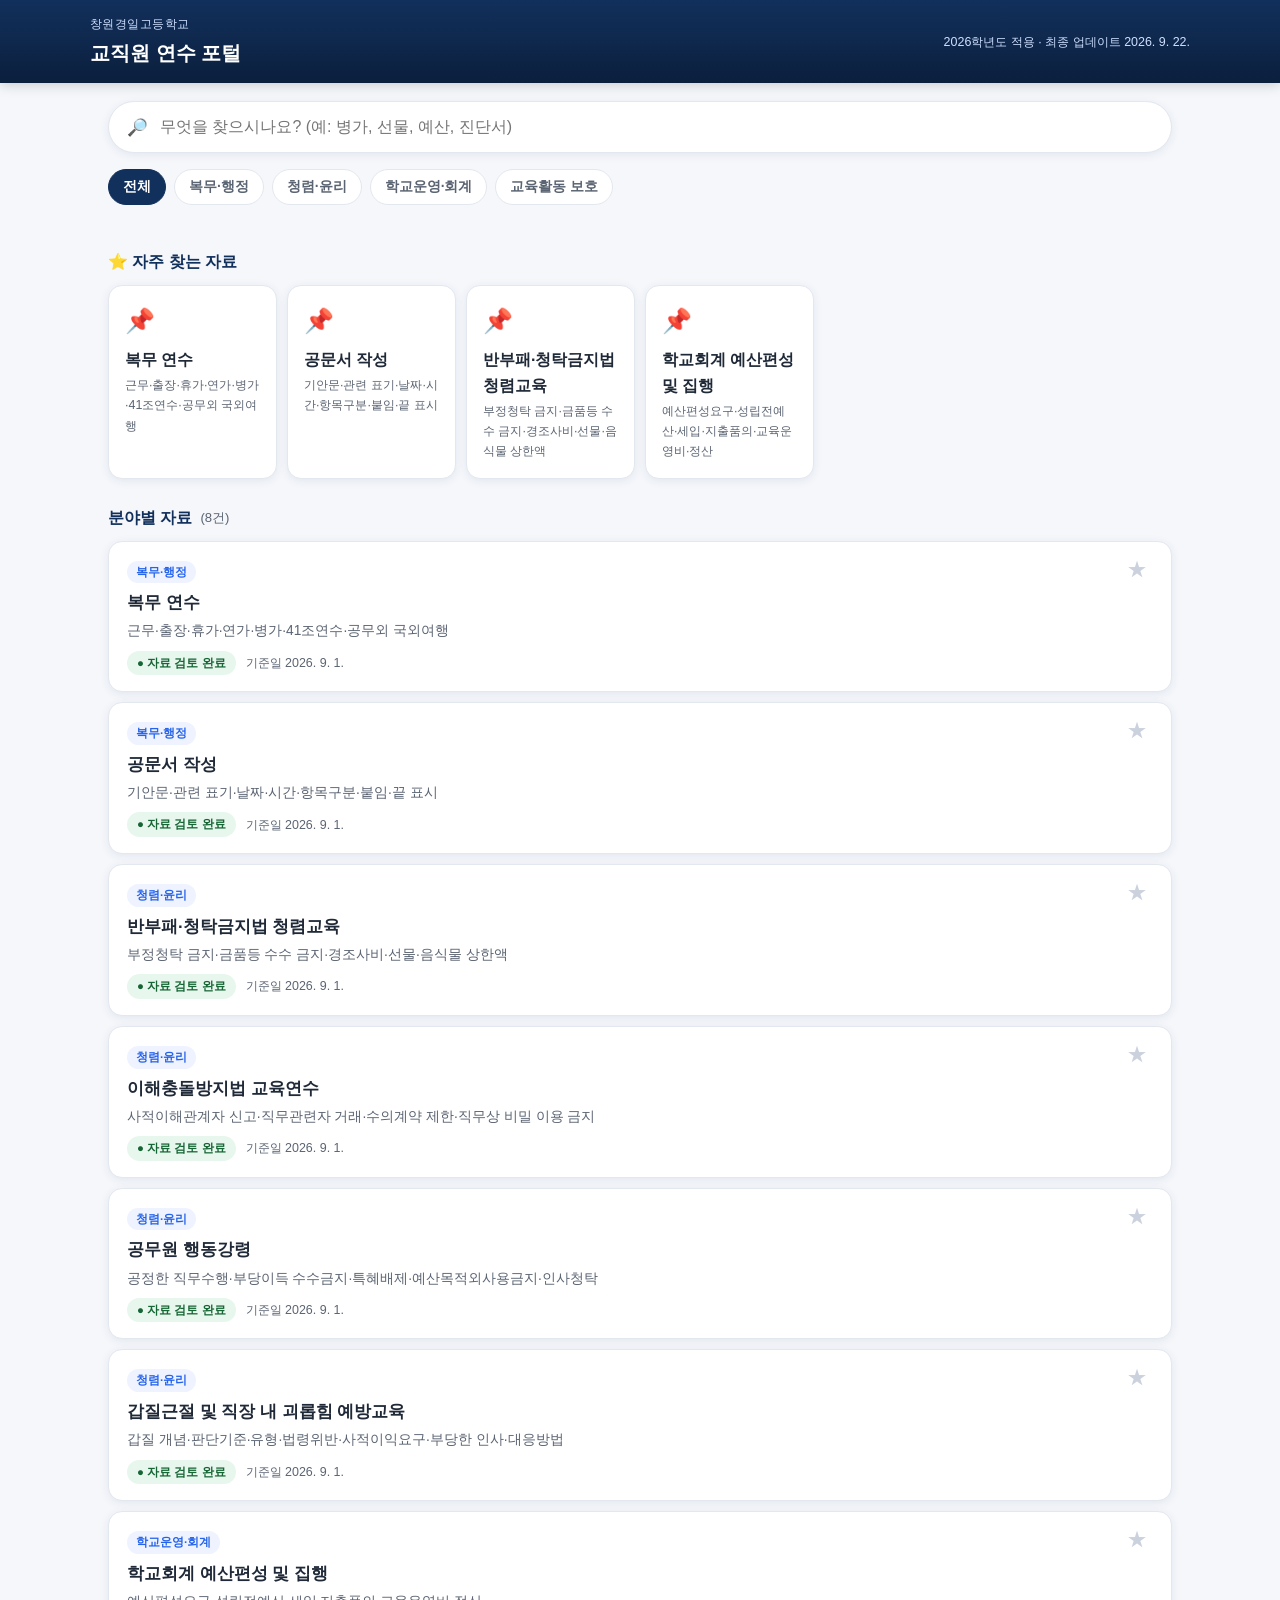
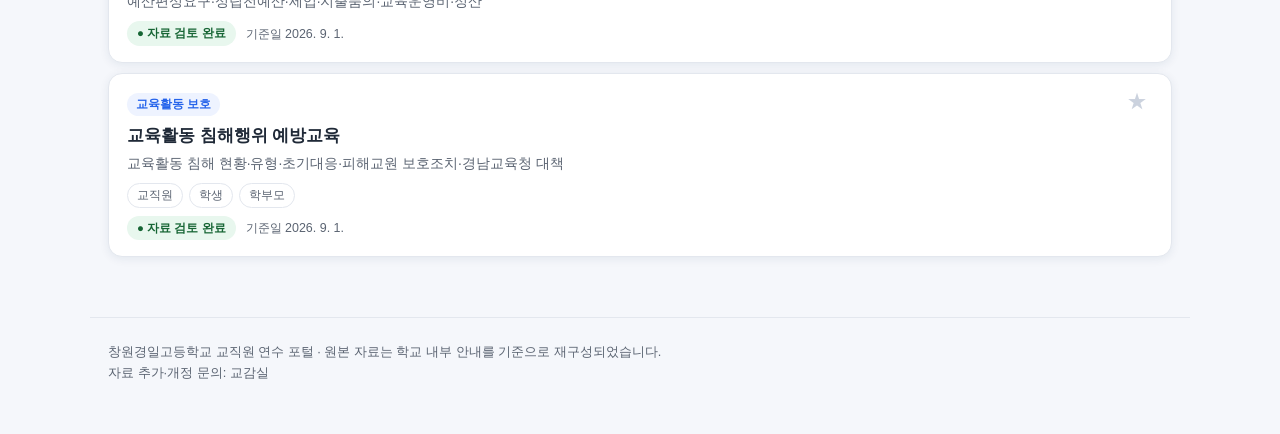
<file: index.html>
<!DOCTYPE html>
<html lang="ko">
<head>
<meta charset="UTF-8">
<meta name="viewport" content="width=device-width, initial-scale=1, viewport-fit=cover">
<title>창원경일고등학교 교직원 연수 포털</title>
<link rel="icon" href="data:image/svg+xml,<svg xmlns=%22http://www.w3.org/2000/svg%22 viewBox=%220 0 100 100%22><text y=%22.9em%22 font-size=%2290%22>📘</text></svg>">
<link rel="stylesheet" href="style.css">
</head>
<body>
<script>window.SITE_DEPTH = 0;</script>

<header class="topbar">
  <div class="topbar-inner">
    <div class="brand">
      <span class="school">창원경일고등학교</span>
      <span class="title">교직원 연수 포털</span>
    </div>
    <div class="topbar-meta" id="lastUpdated">현재 자료 불러오는 중…</div>
  </div>
</header>

<div class="search-wrap">
  <div class="search-box">
    <span class="icon">🔎</span>
    <input id="searchInput" type="text" placeholder="무엇을 찾으시나요? (예: 병가, 선물, 예산, 진단서)">
    <button class="search-clear" id="searchClear">✕</button>
  </div>
</div>

<div id="searchResults"></div>

<div id="listArea">
  <div class="filter-row" id="filterRow">
    <button class="chip active" data-cat="__all">전체</button>
    <!-- 카테고리 칩은 스크립트로 채워짐 -->
  </div>

  <main>
    <section>
      <div class="section-title">⭐ 자주 찾는 자료</div>
      <div class="pinned-grid" id="pinnedGrid"></div>
    </section>

    <section>
      <div class="section-title">분야별 자료 <span class="cnt" id="totalCount"></span></div>
      <div class="card-list" id="cardList"></div>
    </section>
  </main>
</div>

<div id="archiveArea" class="archive-area" style="display:none">
  <button class="chip" id="archiveToggle" type="button">이전 연도 자료 보기</button>
  <div id="archiveList" class="card-list" style="display:none;margin-top:12px"></div>
</div>

<footer class="site-footer">
  창원경일고등학교 교직원 연수 포털 · 원본 자료는 학교 내부 안내를 기준으로 재구성되었습니다.<br>
  자료 추가·개정 문의: 교감실
</footer>

<script src="data/trainings.js"></script>
<script src="app.js"></script>
<script>
(function(){
  const cardList = document.getElementById('cardList');
  const pinnedGrid = document.getElementById('pinnedGrid');
  const filterRow = document.getElementById('filterRow');
  const totalCount = document.getElementById('totalCount');
  let activeCategory = '__all';

  // groupId 기준으로 대표 1건만 카드로 노출(교육활동 보호는 대상별 3개를 1개로 묶음)
  function groupedItems() {
    const seen = {};
    const groups = [];
    TRAININGS.filter(t => t.isCurrent).forEach(t => {
      if (seen[t.groupId]) {
        seen[t.groupId].variants.push(t);
        return;
      }
      const g = { rep: t, variants: [t] };
      seen[t.groupId] = g;
      groups.push(g);
    });
    return groups;
  }

  function updateHeaderMeta() {
    const current = TRAININGS.filter(t => t.isCurrent);
    if (!current.length) return;
    const year = Math.max(...current.map(t => t.year));
    const latest = current.map(t => t.reviewedDate).filter(Boolean).sort().pop();
    document.getElementById('lastUpdated').textContent = `${year}학년도 적용 · 최종 업데이트 ${fmtDate(latest)}`;
  }

  function renderArchive() {
    const old = TRAININGS.filter(t => !t.isCurrent).sort((a,b) => b.year - a.year || a.title.localeCompare(b.title, 'ko'));
    const area = document.getElementById('archiveArea');
    const list = document.getElementById('archiveList');
    const toggle = document.getElementById('archiveToggle');
    if (!old.length || !area || !list || !toggle) return;
    area.style.display = 'block';
    list.innerHTML = old.map(t => `<a class="search-result-card" href="${t.file}"><h4>${t.year} · ${t.title}</h4><div class="snippet">${t.desc}</div></a>`).join('');
    toggle.addEventListener('click', () => {
      const open = list.style.display !== 'none';
      list.style.display = open ? 'none' : 'block';
      toggle.textContent = open ? '이전 연도 자료 보기' : '이전 연도 자료 닫기';
    });
  }

  function renderPinned() {
    const pinned = TRAININGS.filter(t => t.pinned && t.isCurrent);
    pinnedGrid.innerHTML = pinned.map(t => `
      <div class="pinned-card" onclick="location.href='${t.file}'">
        <div class="ico">📌</div>
        <div class="t">${t.title}</div>
        <div class="k">${t.desc}</div>
      </div>
    `).join('');
  }

  function renderFilters() {
    CATEGORY_ORDER.forEach(cat => {
      const btn = document.createElement('button');
      btn.className = 'chip';
      btn.dataset.cat = cat;
      btn.textContent = cat;
      filterRow.appendChild(btn);
    });
    filterRow.addEventListener('click', (e) => {
      const btn = e.target.closest('.chip');
      if (!btn) return;
      activeCategory = btn.dataset.cat;
      filterRow.querySelectorAll('.chip').forEach(c => c.classList.remove('active'));
      btn.classList.add('active');
      renderList();
    });
  }

  function renderList() {
    const favs = getFavorites();
    let groups = groupedItems();
    if (activeCategory !== '__all') {
      groups = groups.filter(g => g.rep.category === activeCategory);
    }
    totalCount.textContent = `(${groups.length}건)`;

    if (groups.length === 0) {
      cardList.innerHTML = `<div class="empty-state">해당 분야의 자료가 아직 없습니다.</div>`;
      return;
    }

    cardList.innerHTML = groups.map(g => {
      const t = g.rep;
      const status = computeStatus(t);
      const badgeCls = status.stale ? 'warn' : 'ok';
      const badgeLabel = status.stale ? '⚠ 재검토 필요' : '● 자료 검토 완료';
      const isFav = favs.includes(t.groupId);

      let audienceHtml = '';
      if (g.variants.length > 1) {
        audienceHtml = `<div class="audience-tabs">${g.variants.map(v => `<a href="${v.file}" onclick="event.stopPropagation()">${v.audience}</a>`).join('')}</div>`;
      }

      return `
        <div class="tr-card">
          <div class="body" onclick="location.href='${t.file}'">
            <span class="cat-tag">${t.category}</span>
            <h3>${g.variants.length > 1 ? t.title.replace(/\s*\([^)]*\)\s*$/, '') : t.title}</h3>
            <p class="desc">${t.desc}</p>
            ${audienceHtml}
            <div class="meta-row">
              <span class="badge ${badgeCls}">${badgeLabel}</span>
              <span class="meta" style="font-size:.78rem;color:var(--ink-soft)">기준일 ${fmtDate(t.baseDate)}</span>
            </div>
          </div>
          <button class="star-btn ${isFav ? '' : 'off'}" data-fav="${t.groupId}" title="즐겨찾기">★</button>
        </div>
      `;
    }).join('');

    cardList.querySelectorAll('[data-fav]').forEach(btn => {
      btn.addEventListener('click', (e) => {
        e.stopPropagation();
        toggleFavorite(btn.dataset.fav);
        renderList();
      });
    });
  }

  updateHeaderMeta();
  renderPinned();
  renderFilters();
  renderList();
  renderArchive();
})();
</script>
</body>
</html>
</file>
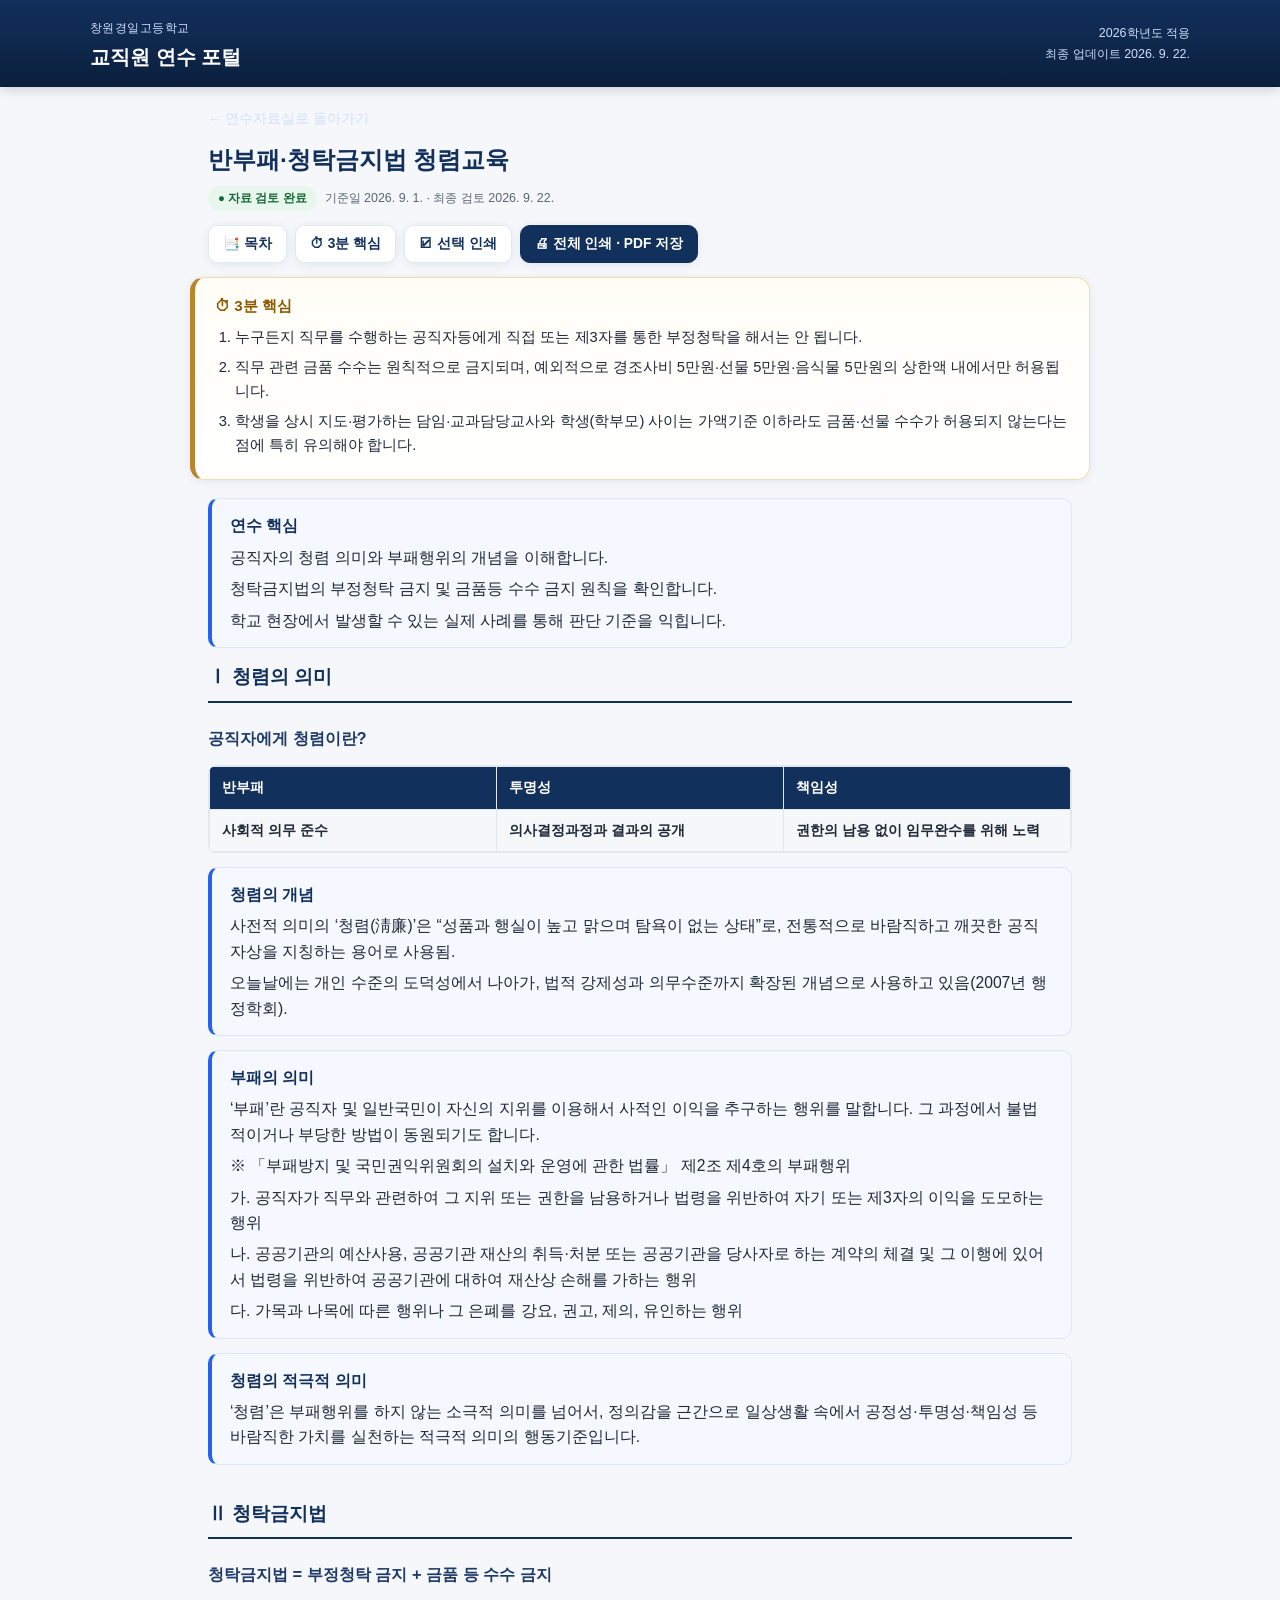
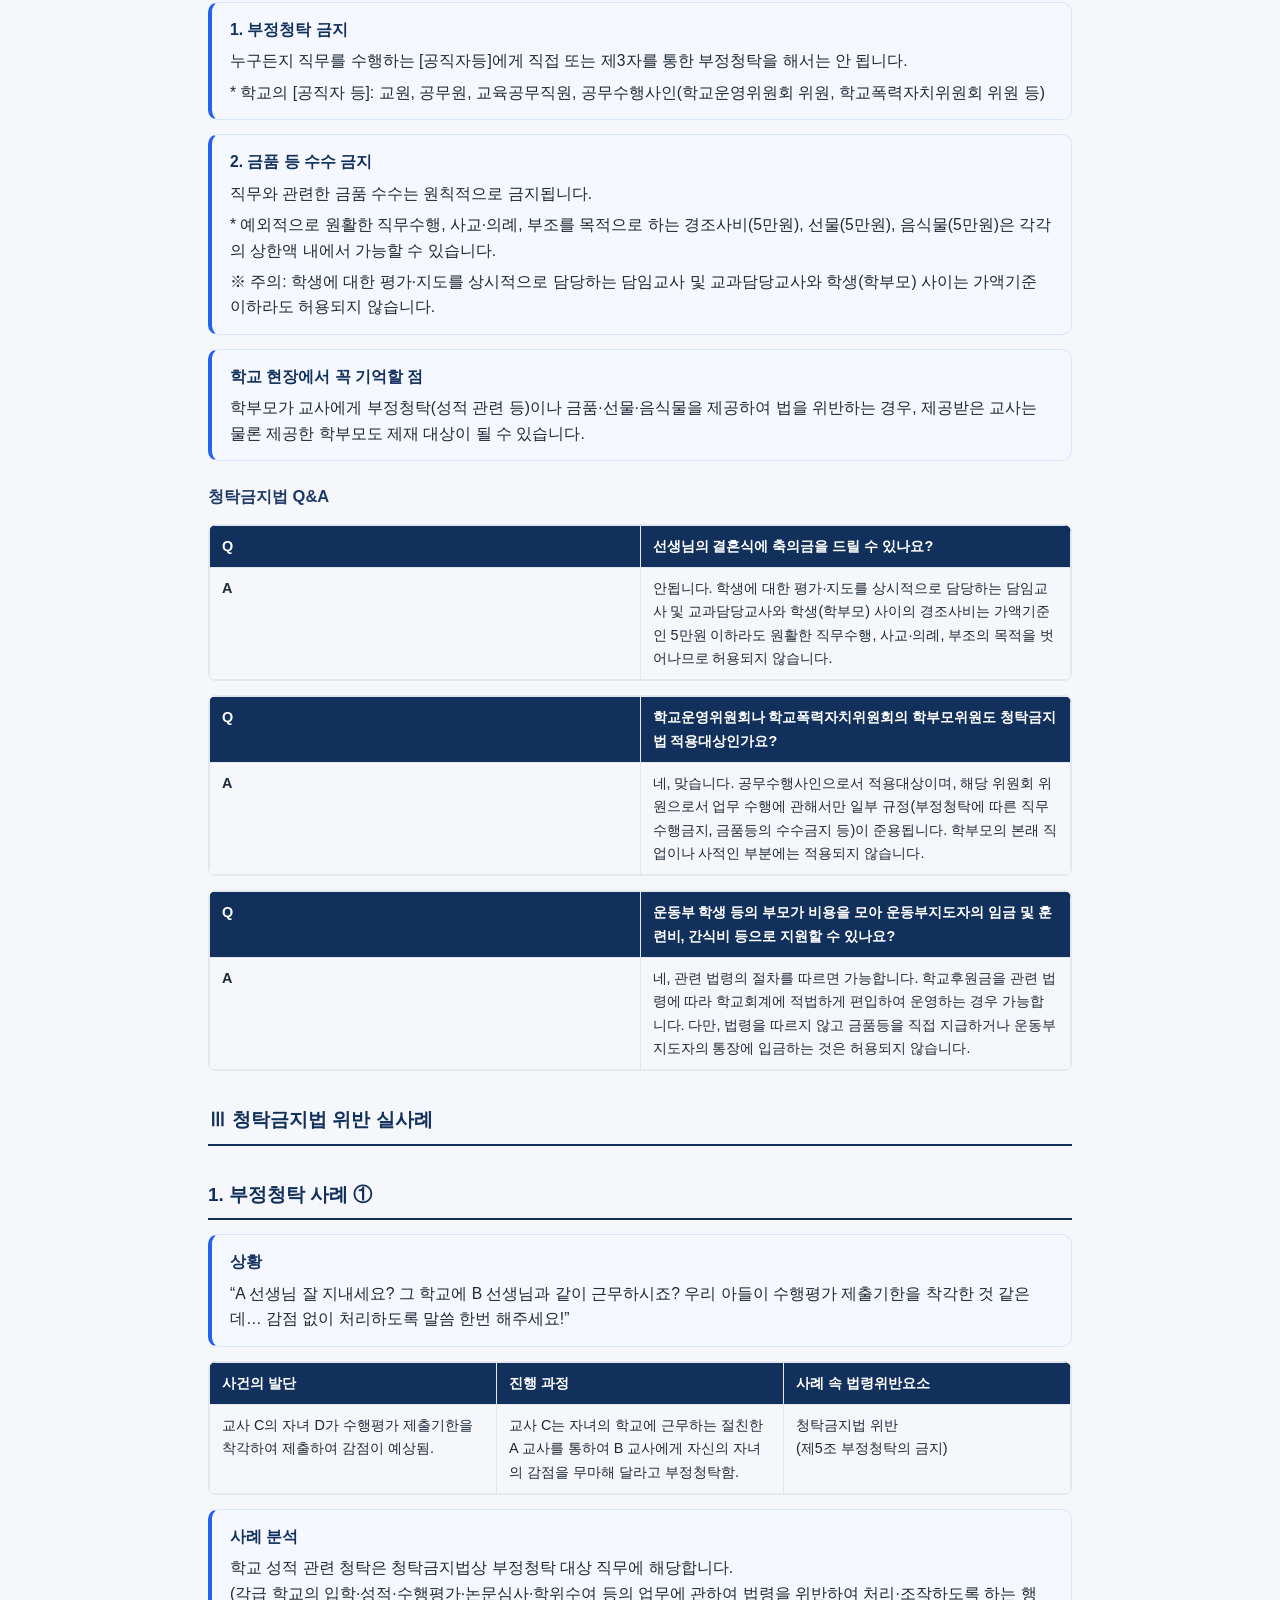
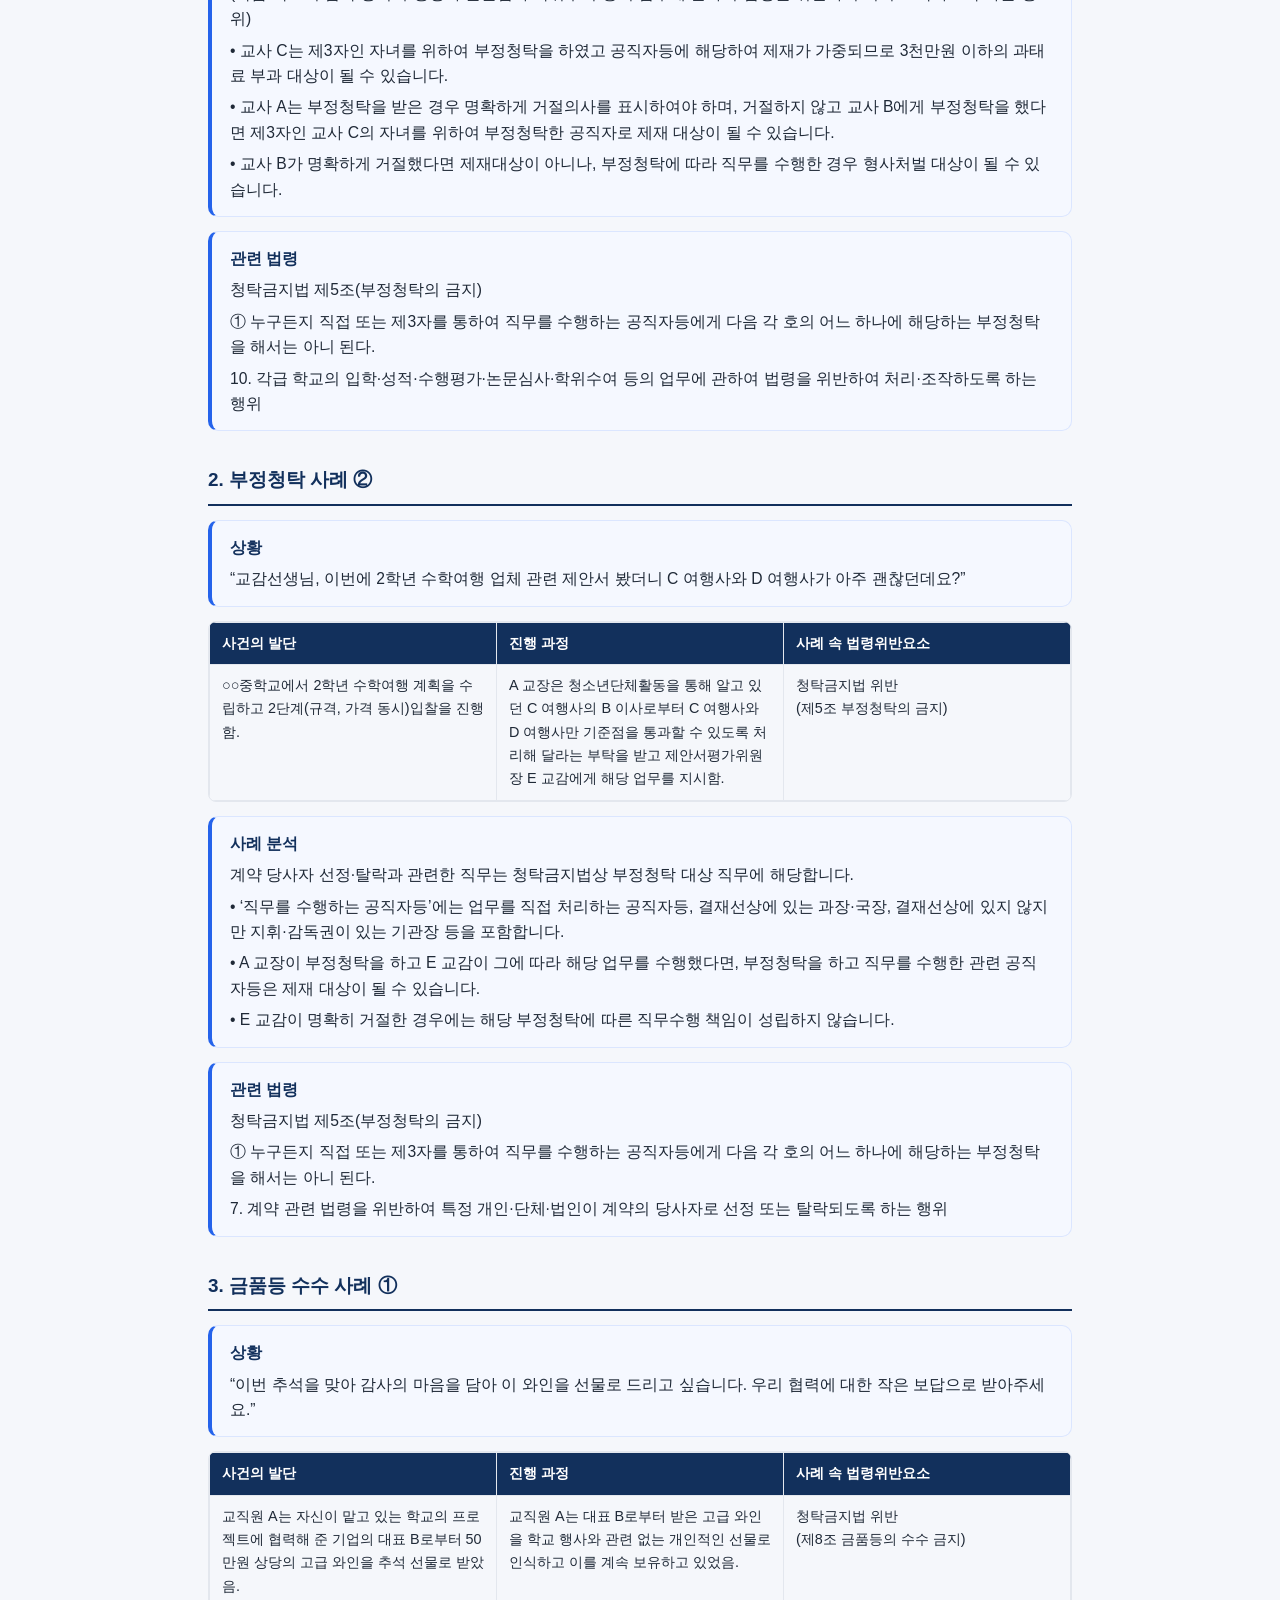
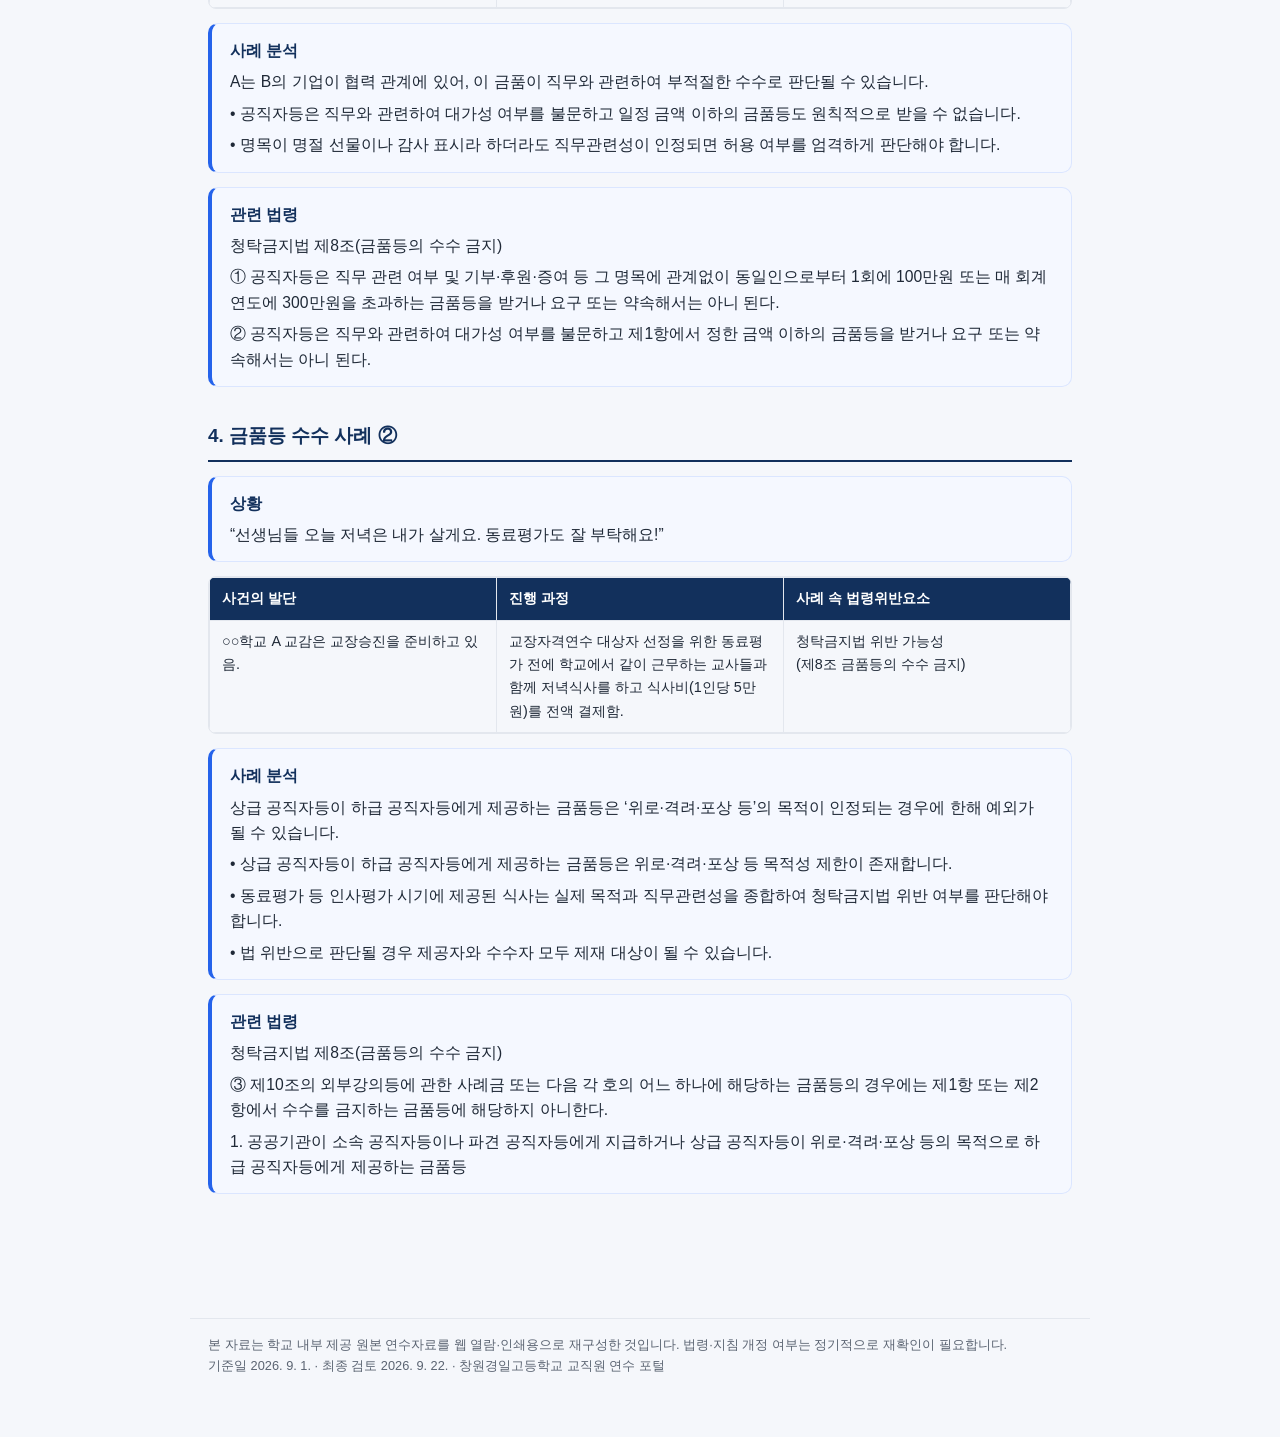
<file: training/2026/anti-corruption.html>
<!DOCTYPE html>
<html lang="ko">
<head>
<meta charset="UTF-8">
<meta name="viewport" content="width=device-width, initial-scale=1, viewport-fit=cover">
<title>반부패·청탁금지법 청렴교육 · 창원경일고 교직원 연수 포털</title>
<link rel="icon" href="data:image/svg+xml,<svg xmlns=%22http://www.w3.org/2000/svg%22 viewBox=%220 0 100 100%22><text y=%22.9em%22 font-size=%2290%22>📘</text></svg>">
<link rel="stylesheet" href="../../style.css">
</head>
<body data-training-id="anti-corruption">
<script>window.SITE_DEPTH = 2;</script>

<header class="topbar">
  <div class="topbar-inner">
    <div class="brand">
      <a class="home-link" href="../../index.html"><span class="school">창원경일고등학교</span><br><span class="title">교직원 연수 포털</span></a>
    </div>
    <div class="topbar-meta" id="pageTopMeta">적용 기준 불러오는 중…</div>
  </div>
</header>

<div class="doc-header">
  <a class="doc-back" href="../../index.html">← 연수자료실로 돌아가기</a>
  <h1 class="doc-title">반부패·청탁금지법 청렴교육</h1>
  
  <div class="doc-badges">
    <span class="badge status-badge" id="statusBadge">검토 상태 불러오는 중…</span>
    <span class="meta" id="pageMeta">기준일·최종 검토일 불러오는 중…</span>
  </div>
</div>

<div class="inapp-banner" id="inappBanner">
  <div class="box">
    ⚠ 카카오톡 등 인앱 브라우저에서는 인쇄·PDF 저장이 제한될 수 있습니다. 우측 상단 메뉴에서 <b>Chrome 또는 Safari로 열기</b>를 선택해 주세요.
    <button id="inappCopyBtn">링크 복사</button>
  </div>
</div>

<div class="toolbar">
  <button class="tb-btn" data-toggle-panel="tocPanel">📑 목차</button>
  <button class="tb-btn" data-toggle-panel="quick3Panel">⏱ 3분 핵심</button>
  <button class="tb-btn" data-toggle-panel="selectPrintPanel">☑ 선택 인쇄</button>
  <button class="tb-btn primary" id="fullPrintBtn">🖨 전체 인쇄 · PDF 저장</button>
</div>

<div class="panel" id="tocPanel">
  <h4>목차</h4>
  <ul class="toc-list">
    <li><a class="" href="#청렴의-의미">Ⅰ 청렴의 의미</a></li>
    <li><a class="" href="#청탁금지법">Ⅱ 청탁금지법</a></li>
    <li><a class="" href="#청탁금지법-위반-실사례">Ⅲ 청탁금지법 위반 실사례</a></li>
    <li><a class="lvl3" href="#공직자에게-청렴이란">공직자에게 청렴이란?</a></li>
    <li><a class="lvl3" href="#청탁금지법-부정청탁-금지-금품-등-수수-금지">청탁금지법 = 부정청탁 금지 + 금품 등 수수 금지</a></li>
    <li><a class="lvl3" href="#청탁금지법-Q-A">청탁금지법 Q&A</a></li>
    <li><a class="" href="#1-부정청탁-사례">1. 부정청탁 사례 ①</a></li>
    <li><a class="" href="#2-부정청탁-사례">2. 부정청탁 사례 ②</a></li>
    <li><a class="" href="#3-금품등-수수-사례">3. 금품등 수수 사례 ①</a></li>
    <li><a class="" href="#4-금품등-수수-사례">4. 금품등 수수 사례 ②</a></li>
  </ul>
</div>

<div class="panel" id="quick3Panel">
  <h4>⏱ 3분 핵심</h4>
  <ol>
    <li>누구든지 직무를 수행하는 공직자등에게 직접 또는 제3자를 통한 부정청탁을 해서는 안 됩니다.</li>
    <li>직무 관련 금품 수수는 원칙적으로 금지되며, 예외적으로 경조사비 5만원·선물 5만원·음식물 5만원의 상한액 내에서만 허용됩니다.</li>
    <li>학생을 상시 지도·평가하는 담임·교과담당교사와 학생(학부모) 사이는 가액기준 이하라도 금품·선물 수수가 허용되지 않는다는 점에 특히 유의해야 합니다.</li>
  </ol>
</div>

<div class="panel" id="selectPrintPanel">
  <h4>☑ 원하는 항목만 선택해서 인쇄 / PDF 저장</h4>
  <div class="select-print-list" id="selectPrintList">
    <label><input type="checkbox" checked data-target="psec-1"> Ⅰ 청렴의 의미</label>
    <label><input type="checkbox" checked data-target="psec-2"> Ⅱ 청탁금지법</label>
    <label><input type="checkbox" checked data-target="psec-3"> Ⅲ 청탁금지법 위반 실사례</label>
    <label><input type="checkbox" checked data-target="psec-4"> 1. 부정청탁 사례 ①</label>
    <label><input type="checkbox" checked data-target="psec-5"> 2. 부정청탁 사례 ②</label>
    <label><input type="checkbox" checked data-target="psec-6"> 3. 금품등 수수 사례 ①</label>
    <label><input type="checkbox" checked data-target="psec-7"> 4. 금품등 수수 사례 ②</label>
  </div>
  <div class="select-print-actions">
    <button id="selectAllBtn" type="button">전체 선택</button>
    <button id="selectPrintGoBtn" type="button" class="go">선택 항목 인쇄 · PDF 저장</button>
  </div>
</div>

<div class="quick3-box">
  <h4>⏱ 3분 핵심</h4>
  <ol>
    <li>누구든지 직무를 수행하는 공직자등에게 직접 또는 제3자를 통한 부정청탁을 해서는 안 됩니다.</li>
    <li>직무 관련 금품 수수는 원칙적으로 금지되며, 예외적으로 경조사비 5만원·선물 5만원·음식물 5만원의 상한액 내에서만 허용됩니다.</li>
    <li>학생을 상시 지도·평가하는 담임·교과담당교사와 학생(학부모) 사이는 가액기준 이하라도 금품·선물 수수가 허용되지 않는다는 점에 특히 유의해야 합니다.</li>
  </ol>
</div>

<article class="doc-content">


<div class="info-box"><p><strong>연수 핵심</strong></p>
<p>공직자의 청렴 의미와 부패행위의 개념을 이해합니다.</p>
<p>청탁금지법의 부정청탁 금지 및 금품등 수수 금지 원칙을 확인합니다.</p>
<p>학교 현장에서 발생할 수 있는 실제 사례를 통해 판단 기준을 익힙니다.</p></div>


<section class="tr-section" id="psec-1"><h2 id="청렴의-의미">Ⅰ 청렴의 의미</h2>
<h3 id="공직자에게-청렴이란">공직자에게 청렴이란?</h3>
<div class="table-wrap"><table class="data-table">
<colgroup>
<col style="width: 33%"/>
<col style="width: 33%"/>
<col style="width: 33%"/>
</colgroup>
<thead>
<tr class="header">
<th><strong>반부패</strong></th>
<th><strong>투명성</strong></th>
<th><strong>책임성</strong></th>
</tr>
</thead>
<tbody>
<tr class="odd">
<td><strong>사회적 의무 준수</strong></td>
<td><strong>의사결정과정과 결과의 공개</strong></td>
<td><strong>권한의 남용 없이 임무완수를 위해 노력</strong></td>
</tr>
</tbody>
</table></div>
<div class="info-box"><p><strong>청렴의 개념</strong></p>
<p>사전적 의미의 ‘청렴(淸廉)’은 “성품과 행실이 높고 맑으며 탐욕이 없는 상태”로, 전통적으로 바람직하고 깨끗한 공직자상을 지칭하는 용어로 사용됨.</p>
<p>오늘날에는 개인 수준의 도덕성에서 나아가, 법적 강제성과 의무수준까지 확장된 개념으로 사용하고 있음(2007년 행정학회).</p></div>
<div class="info-box"><p><strong>부패의 의미</strong></p>
<p>‘부패’란 공직자 및 일반국민이 자신의 지위를 이용해서 사적인 이익을 추구하는 행위를 말합니다. 그 과정에서 불법적이거나 부당한 방법이 동원되기도 합니다.</p>
<p>※ 「부패방지 및 국민권익위원회의 설치와 운영에 관한 법률」 제2조 제4호의 부패행위</p>
<p>가. 공직자가 직무와 관련하여 그 지위 또는 권한을 남용하거나 법령을 위반하여 자기 또는 제3자의 이익을 도모하는 행위</p>
<p>나. 공공기관의 예산사용, 공공기관 재산의 취득·처분 또는 공공기관을 당사자로 하는 계약의 체결 및 그 이행에 있어서 법령을 위반하여 공공기관에 대하여 재산상 손해를 가하는 행위</p>
<p>다. 가목과 나목에 따른 행위나 그 은폐를 강요, 권고, 제의, 유인하는 행위</p></div>
<div class="info-box"><p><strong>청렴의 적극적 의미</strong></p>
<p>‘청렴’은 부패행위를 하지 않는 소극적 의미를 넘어서, 정의감을 근간으로 일상생활 속에서 공정성·투명성·책임성 등 바람직한 가치를 실천하는 적극적 의미의 행동기준입니다.</p></div>
</section><section class="tr-section" id="psec-2"><h2 id="청탁금지법">Ⅱ 청탁금지법</h2>
<h3 id="청탁금지법-부정청탁-금지-금품-등-수수-금지">청탁금지법 = 부정청탁 금지 + 금품 등 수수 금지</h3>
<div class="info-box"><p><strong>1. 부정청탁 금지</strong></p>
<p>누구든지 직무를 수행하는 [공직자등]에게 직접 또는 제3자를 통한 부정청탁을 해서는 안 됩니다.</p>
<p>* 학교의 [공직자 등]: 교원, 공무원, 교육공무직원, 공무수행사인(학교운영위원회 위원, 학교폭력자치위원회 위원 등)</p></div>
<div class="info-box"><p><strong>2. 금품 등 수수 금지</strong></p>
<p>직무와 관련한 금품 수수는 원칙적으로 금지됩니다.</p>
<p>* 예외적으로 원활한 직무수행, 사교·의례, 부조를 목적으로 하는 경조사비(5만원), 선물(5만원), 음식물(5만원)은 각각의 상한액 내에서 가능할 수 있습니다.</p>
<p>※ 주의: 학생에 대한 평가·지도를 상시적으로 담당하는 담임교사 및 교과담당교사와 학생(학부모) 사이는 가액기준 이하라도 허용되지 않습니다.</p></div>
<div class="info-box"><p><strong>학교 현장에서 꼭 기억할 점</strong></p>
<p>학부모가 교사에게 부정청탁(성적 관련 등)이나 금품·선물·음식물을 제공하여 법을 위반하는 경우, 제공받은 교사는 물론 제공한 학부모도 제재 대상이 될 수 있습니다.</p></div>
<h3 id="청탁금지법-Q-A">청탁금지법 Q&amp;A</h3>
<div class="table-wrap"><table class="data-table">
<colgroup>
<col style="width: 50%"/>
<col style="width: 50%"/>
</colgroup>
<thead>
<tr class="header">
<th><strong>Q</strong></th>
<th><strong>선생님의 결혼식에 축의금을 드릴 수 있나요?</strong></th>
</tr>
</thead>
<tbody>
<tr class="odd">
<td><strong>A</strong></td>
<td>안됩니다. 학생에 대한 평가·지도를 상시적으로 담당하는 담임교사 및 교과담당교사와 학생(학부모) 사이의 경조사비는 가액기준인 5만원 이하라도 원활한 직무수행, 사교·의례, 부조의 목적을 벗어나므로 허용되지 않습니다.</td>
</tr>
</tbody>
</table></div>
<div class="table-wrap"><table class="data-table">
<colgroup>
<col style="width: 50%"/>
<col style="width: 50%"/>
</colgroup>
<thead>
<tr class="header">
<th><strong>Q</strong></th>
<th><strong>학교운영위원회나 학교폭력자치위원회의 학부모위원도 청탁금지법 적용대상인가요?</strong></th>
</tr>
</thead>
<tbody>
<tr class="odd">
<td><strong>A</strong></td>
<td>네, 맞습니다. 공무수행사인으로서 적용대상이며, 해당 위원회 위원으로서 업무 수행에 관해서만 일부 규정(부정청탁에 따른 직무수행금지, 금품등의 수수금지 등)이 준용됩니다. 학부모의 본래 직업이나 사적인 부분에는 적용되지 않습니다.</td>
</tr>
</tbody>
</table></div>
<div class="table-wrap"><table class="data-table">
<colgroup>
<col style="width: 50%"/>
<col style="width: 50%"/>
</colgroup>
<thead>
<tr class="header">
<th><strong>Q</strong></th>
<th><strong>운동부 학생 등의 부모가 비용을 모아 운동부지도자의 임금 및 훈련비, 간식비 등으로 지원할 수 있나요?</strong></th>
</tr>
</thead>
<tbody>
<tr class="odd">
<td><strong>A</strong></td>
<td>네, 관련 법령의 절차를 따르면 가능합니다. 학교후원금을 관련 법령에 따라 학교회계에 적법하게 편입하여 운영하는 경우 가능합니다. 다만, 법령을 따르지 않고 금품등을 직접 지급하거나 운동부 지도자의 통장에 입금하는 것은 허용되지 않습니다.</td>
</tr>
</tbody>
</table></div>
</section><section class="tr-section" id="psec-3"><h2 id="청탁금지법-위반-실사례">Ⅲ 청탁금지법 위반 실사례</h2>
</section><section class="tr-section" id="psec-4"><h2 id="1-부정청탁-사례">1. 부정청탁 사례 ①</h2>
<div class="info-box"><p><strong>상황</strong></p>
<p>“A 선생님 잘 지내세요? 그 학교에 B 선생님과 같이 근무하시죠? 우리 아들이 수행평가 제출기한을 착각한 것 같은데… 감점 없이 처리하도록 말씀 한번 해주세요!”</p></div>
<div class="table-wrap"><table class="data-table">
<colgroup>
<col style="width: 33%"/>
<col style="width: 33%"/>
<col style="width: 33%"/>
</colgroup>
<thead>
<tr class="header">
<th><strong>사건의 발단</strong></th>
<th><strong>진행 과정</strong></th>
<th><strong>사례 속 법령위반요소</strong></th>
</tr>
</thead>
<tbody>
<tr class="odd">
<td>교사 C의 자녀 D가 수행평가 제출기한을 착각하여 제출하여 감점이 예상됨.</td>
<td>교사 C는 자녀의 학교에 근무하는 절친한 A 교사를 통하여 B 교사에게 자신의 자녀의 감점을 무마해 달라고 부정청탁함.</td>
<td>청탁금지법 위반<br/>
(제5조 부정청탁의 금지)</td>
</tr>
</tbody>
</table></div>
<div class="info-box"><p><strong>사례 분석</strong></p>
<p>학교 성적 관련 청탁은 청탁금지법상 부정청탁 대상 직무에 해당합니다.<br/>
(각급 학교의 입학·성적·수행평가·논문심사·학위수여 등의 업무에 관하여 법령을 위반하여 처리·조작하도록 하는 행위)</p>
<p>• 교사 C는 제3자인 자녀를 위하여 부정청탁을 하였고 공직자등에 해당하여 제재가 가중되므로 3천만원 이하의 과태료 부과 대상이 될 수 있습니다.</p>
<p>• 교사 A는 부정청탁을 받은 경우 명확하게 거절의사를 표시하여야 하며, 거절하지 않고 교사 B에게 부정청탁을 했다면 제3자인 교사 C의 자녀를 위하여 부정청탁한 공직자로 제재 대상이 될 수 있습니다.</p>
<p>• 교사 B가 명확하게 거절했다면 제재대상이 아니나, 부정청탁에 따라 직무를 수행한 경우 형사처벌 대상이 될 수 있습니다.</p></div>
<div class="info-box"><p><strong>관련 법령</strong></p>
<p>청탁금지법 제5조(부정청탁의 금지)</p>
<p>① 누구든지 직접 또는 제3자를 통하여 직무를 수행하는 공직자등에게 다음 각 호의 어느 하나에 해당하는 부정청탁을 해서는 아니 된다.</p>
<p>10. 각급 학교의 입학·성적·수행평가·논문심사·학위수여 등의 업무에 관하여 법령을 위반하여 처리·조작하도록 하는 행위</p></div>
</section><section class="tr-section" id="psec-5"><h2 id="2-부정청탁-사례">2. 부정청탁 사례 ②</h2>
<div class="info-box"><p><strong>상황</strong></p>
<p>“교감선생님, 이번에 2학년 수학여행 업체 관련 제안서 봤더니 C 여행사와 D 여행사가 아주 괜찮던데요?”</p></div>
<div class="table-wrap"><table class="data-table">
<colgroup>
<col style="width: 33%"/>
<col style="width: 33%"/>
<col style="width: 33%"/>
</colgroup>
<thead>
<tr class="header">
<th><strong>사건의 발단</strong></th>
<th><strong>진행 과정</strong></th>
<th><strong>사례 속 법령위반요소</strong></th>
</tr>
</thead>
<tbody>
<tr class="odd">
<td>○○중학교에서 2학년 수학여행 계획을 수립하고 2단계(규격, 가격 동시)입찰을 진행함.</td>
<td>A 교장은 청소년단체활동을 통해 알고 있던 C 여행사의 B 이사로부터 C 여행사와 D 여행사만 기준점을 통과할 수 있도록 처리해 달라는 부탁을 받고 제안서평가위원장 E 교감에게 해당 업무를 지시함.</td>
<td>청탁금지법 위반<br/>
(제5조 부정청탁의 금지)</td>
</tr>
</tbody>
</table></div>
<div class="info-box"><p><strong>사례 분석</strong></p>
<p>계약 당사자 선정·탈락과 관련한 직무는 청탁금지법상 부정청탁 대상 직무에 해당합니다.</p>
<p>• ‘직무를 수행하는 공직자등’에는 업무를 직접 처리하는 공직자등, 결재선상에 있는 과장·국장, 결재선상에 있지 않지만 지휘·감독권이 있는 기관장 등을 포함합니다.</p>
<p>• A 교장이 부정청탁을 하고 E 교감이 그에 따라 해당 업무를 수행했다면, 부정청탁을 하고 직무를 수행한 관련 공직자등은 제재 대상이 될 수 있습니다.</p>
<p>• E 교감이 명확히 거절한 경우에는 해당 부정청탁에 따른 직무수행 책임이 성립하지 않습니다.</p></div>
<div class="info-box"><p><strong>관련 법령</strong></p>
<p>청탁금지법 제5조(부정청탁의 금지)</p>
<p>① 누구든지 직접 또는 제3자를 통하여 직무를 수행하는 공직자등에게 다음 각 호의 어느 하나에 해당하는 부정청탁을 해서는 아니 된다.</p>
<p>7. 계약 관련 법령을 위반하여 특정 개인·단체·법인이 계약의 당사자로 선정 또는 탈락되도록 하는 행위</p></div>
</section><section class="tr-section" id="psec-6"><h2 id="3-금품등-수수-사례">3. 금품등 수수 사례 ①</h2>
<div class="info-box"><p><strong>상황</strong></p>
<p>“이번 추석을 맞아 감사의 마음을 담아 이 와인을 선물로 드리고 싶습니다. 우리 협력에 대한 작은 보답으로 받아주세요.”</p></div>
<div class="table-wrap"><table class="data-table">
<colgroup>
<col style="width: 33%"/>
<col style="width: 33%"/>
<col style="width: 33%"/>
</colgroup>
<thead>
<tr class="header">
<th><strong>사건의 발단</strong></th>
<th><strong>진행 과정</strong></th>
<th><strong>사례 속 법령위반요소</strong></th>
</tr>
</thead>
<tbody>
<tr class="odd">
<td>교직원 A는 자신이 맡고 있는 학교의 프로젝트에 협력해 준 기업의 대표 B로부터 50만원 상당의 고급 와인을 추석 선물로 받았음.</td>
<td>교직원 A는 대표 B로부터 받은 고급 와인을 학교 행사와 관련 없는 개인적인 선물로 인식하고 이를 계속 보유하고 있었음.</td>
<td>청탁금지법 위반<br/>
(제8조 금품등의 수수 금지)</td>
</tr>
</tbody>
</table></div>
<div class="info-box"><p><strong>사례 분석</strong></p>
<p>A는 B의 기업이 협력 관계에 있어, 이 금품이 직무와 관련하여 부적절한 수수로 판단될 수 있습니다.</p>
<p>• 공직자등은 직무와 관련하여 대가성 여부를 불문하고 일정 금액 이하의 금품등도 원칙적으로 받을 수 없습니다.</p>
<p>• 명목이 명절 선물이나 감사 표시라 하더라도 직무관련성이 인정되면 허용 여부를 엄격하게 판단해야 합니다.</p></div>
<div class="info-box"><p><strong>관련 법령</strong></p>
<p>청탁금지법 제8조(금품등의 수수 금지)</p>
<p>① 공직자등은 직무 관련 여부 및 기부·후원·증여 등 그 명목에 관계없이 동일인으로부터 1회에 100만원 또는 매 회계연도에 300만원을 초과하는 금품등을 받거나 요구 또는 약속해서는 아니 된다.</p>
<p>② 공직자등은 직무와 관련하여 대가성 여부를 불문하고 제1항에서 정한 금액 이하의 금품등을 받거나 요구 또는 약속해서는 아니 된다.</p></div>
</section><section class="tr-section" id="psec-7"><h2 id="4-금품등-수수-사례">4. 금품등 수수 사례 ②</h2>
<div class="info-box"><p><strong>상황</strong></p>
<p>“선생님들 오늘 저녁은 내가 살게요. 동료평가도 잘 부탁해요!”</p></div>
<div class="table-wrap"><table class="data-table">
<colgroup>
<col style="width: 33%"/>
<col style="width: 33%"/>
<col style="width: 33%"/>
</colgroup>
<thead>
<tr class="header">
<th><strong>사건의 발단</strong></th>
<th><strong>진행 과정</strong></th>
<th><strong>사례 속 법령위반요소</strong></th>
</tr>
</thead>
<tbody>
<tr class="odd">
<td>○○학교 A 교감은 교장승진을 준비하고 있음.</td>
<td>교장자격연수 대상자 선정을 위한 동료평가 전에 학교에서 같이 근무하는 교사들과 함께 저녁식사를 하고 식사비(1인당 5만원)를 전액 결제함.</td>
<td>청탁금지법 위반 가능성<br/>
(제8조 금품등의 수수 금지)</td>
</tr>
</tbody>
</table></div>
<div class="info-box"><p><strong>사례 분석</strong></p>
<p>상급 공직자등이 하급 공직자등에게 제공하는 금품등은 ‘위로·격려·포상 등’의 목적이 인정되는 경우에 한해 예외가 될 수 있습니다.</p>
<p>• 상급 공직자등이 하급 공직자등에게 제공하는 금품등은 위로·격려·포상 등 목적성 제한이 존재합니다.</p>
<p>• 동료평가 등 인사평가 시기에 제공된 식사는 실제 목적과 직무관련성을 종합하여 청탁금지법 위반 여부를 판단해야 합니다.</p>
<p>• 법 위반으로 판단될 경우 제공자와 수수자 모두 제재 대상이 될 수 있습니다.</p></div>
<div class="info-box"><p><strong>관련 법령</strong></p>
<p>청탁금지법 제8조(금품등의 수수 금지)</p>
<p>③ 제10조의 외부강의등에 관한 사례금 또는 다음 각 호의 어느 하나에 해당하는 금품등의 경우에는 제1항 또는 제2항에서 수수를 금지하는 금품등에 해당하지 아니한다.</p>
<p>1. 공공기관이 소속 공직자등이나 파견 공직자등에게 지급하거나 상급 공직자등이 위로·격려·포상 등의 목적으로 하급 공직자등에게 제공하는 금품등</p></div>
</section>
</article>

<div class="doc-footer-note">
  본 자료는 학교 내부 제공 원본 연수자료를 웹 열람·인쇄용으로 재구성한 것입니다. 법령·지침 개정 여부는 정기적으로 재확인이 필요합니다.<br>
  <span id="pageFooterMeta">기준일·최종 검토일 불러오는 중…</span> · 창원경일고등학교 교직원 연수 포털
</div>

<script src="../../data/trainings.js"></script>
<script src="../../app.js"></script>
</body>
</html>
</file>
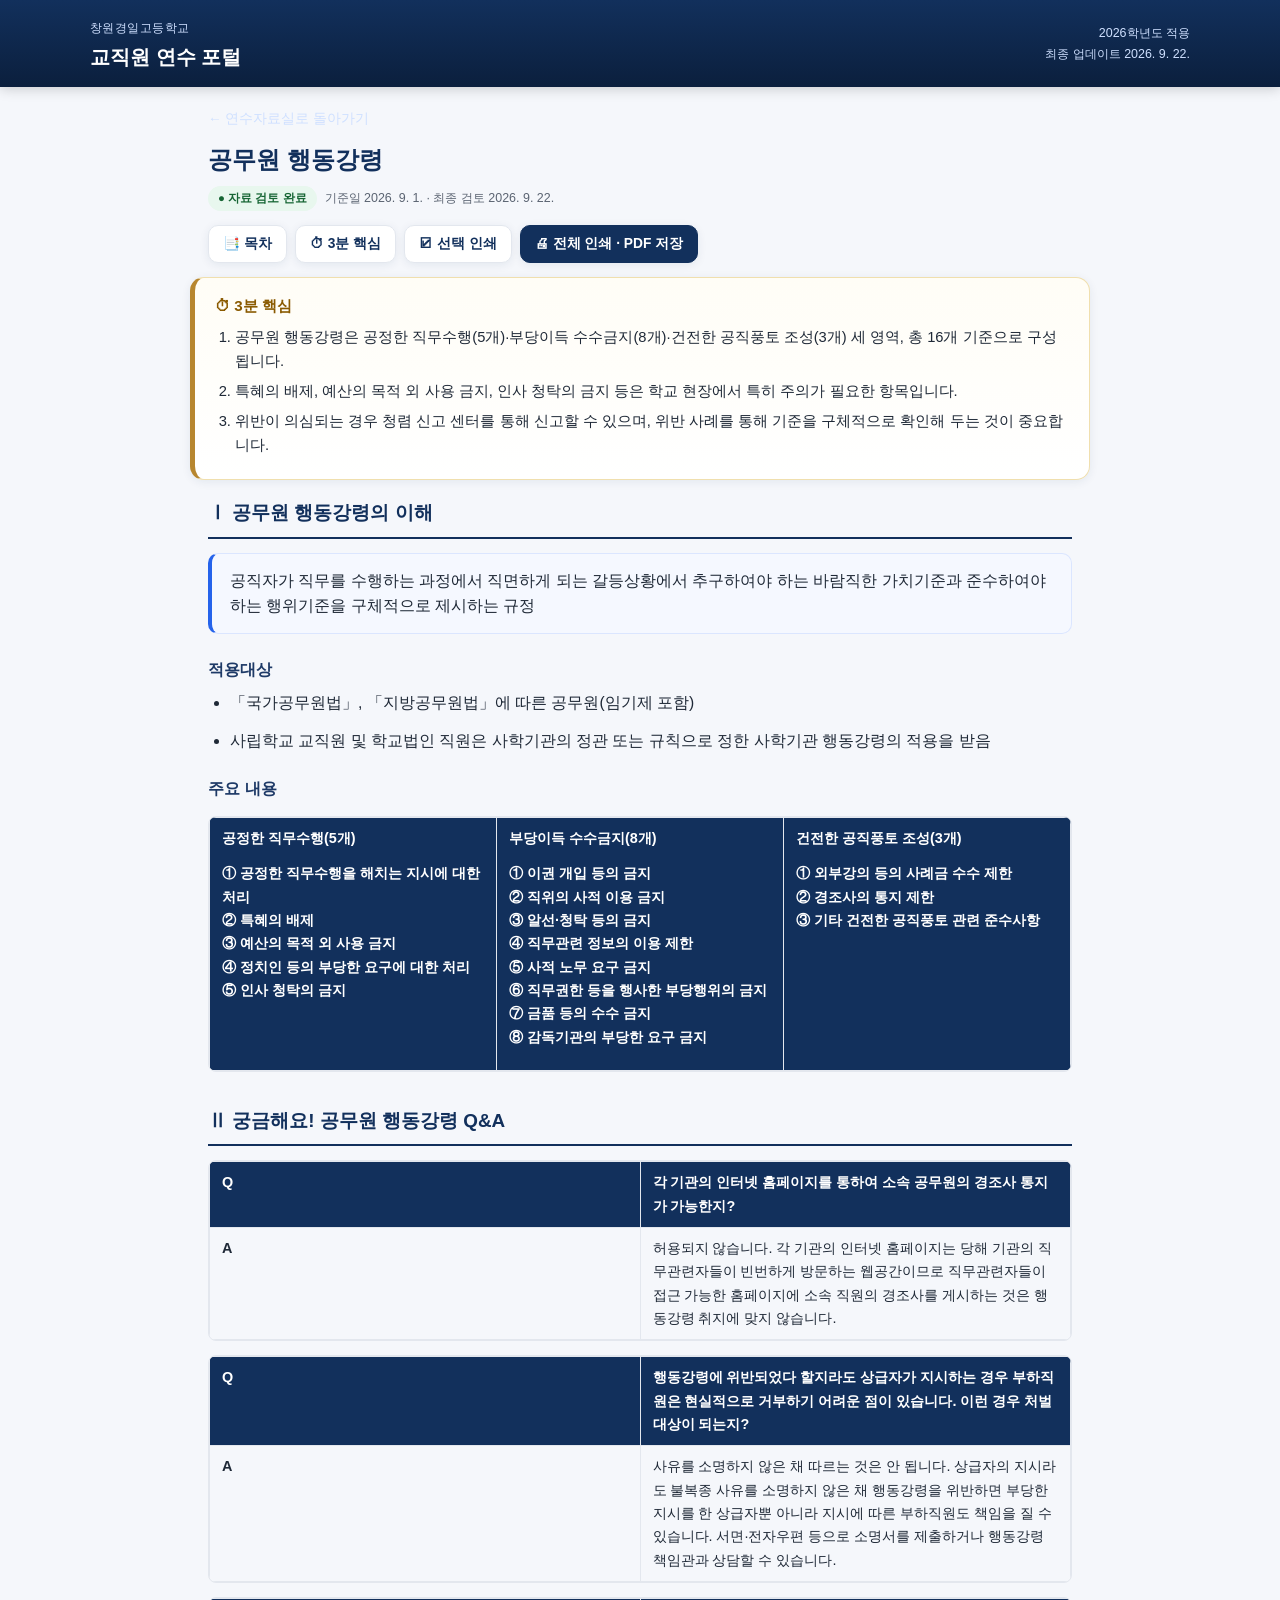
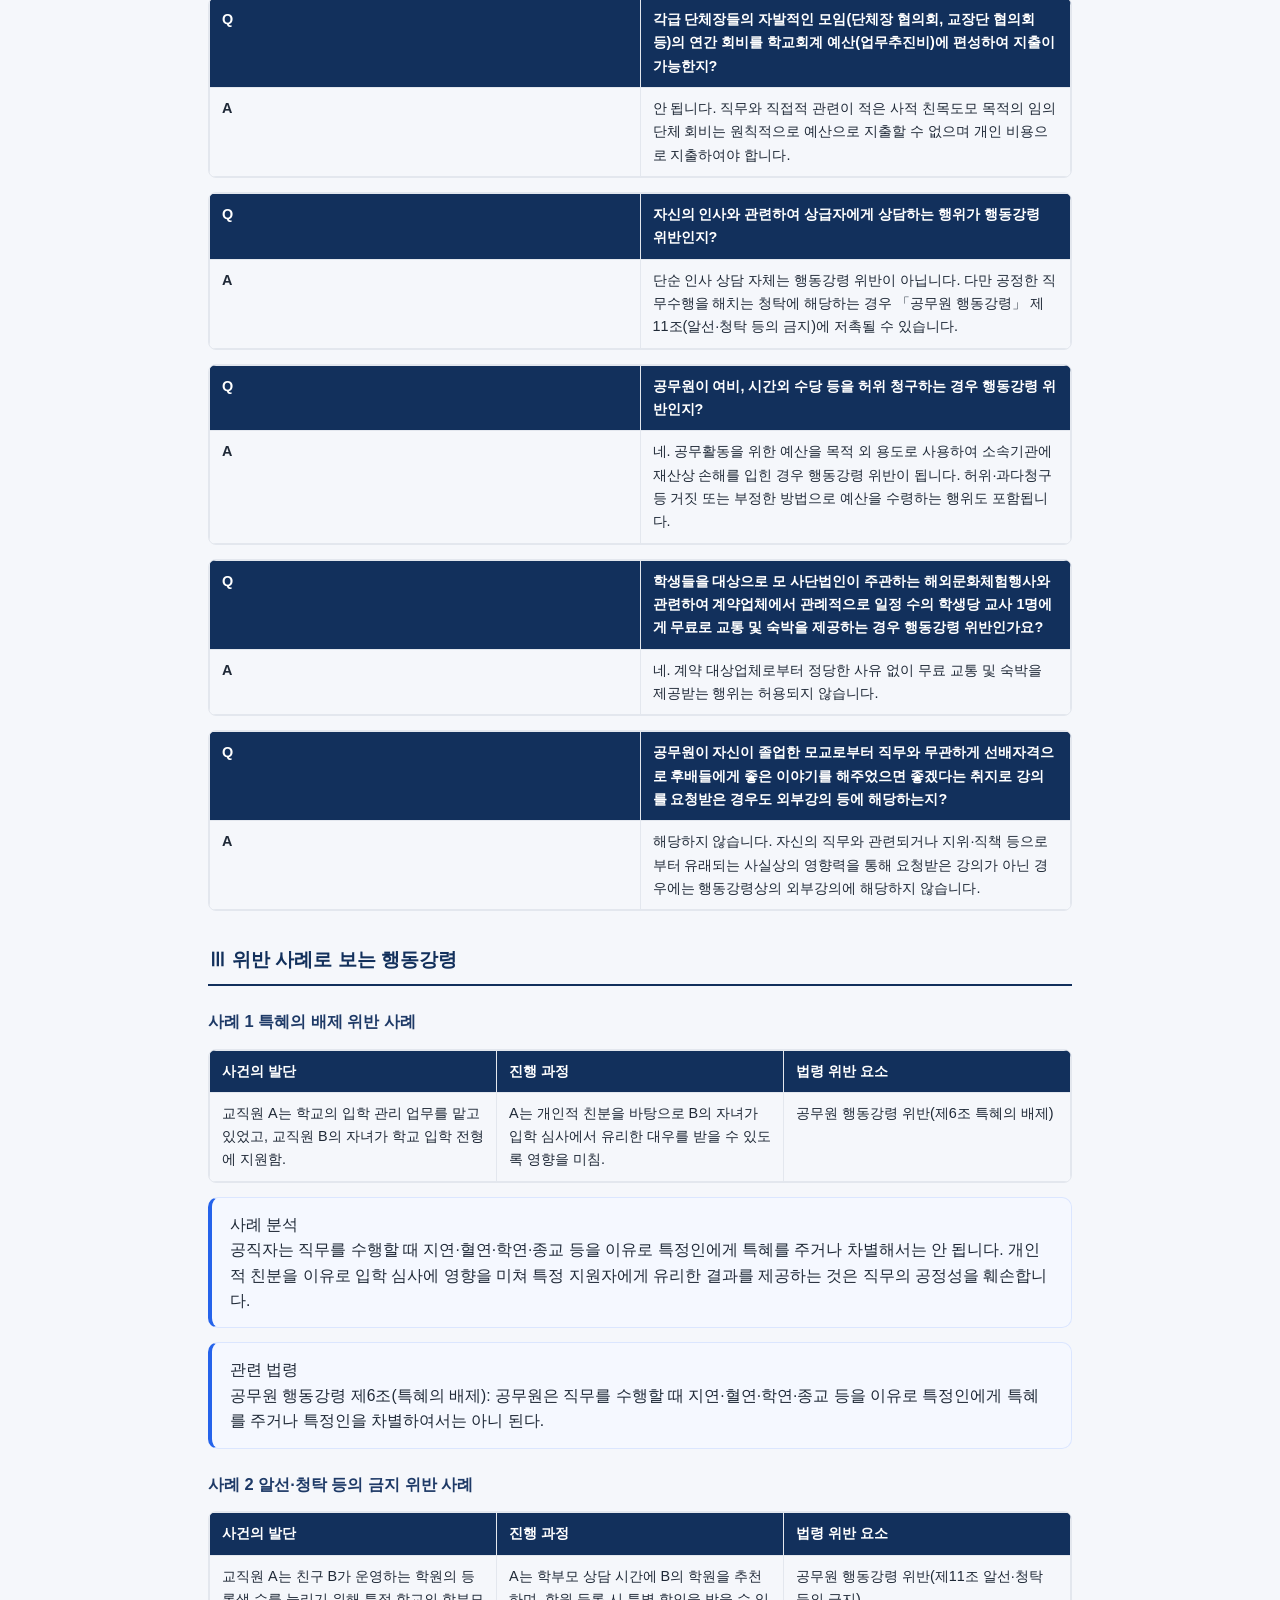
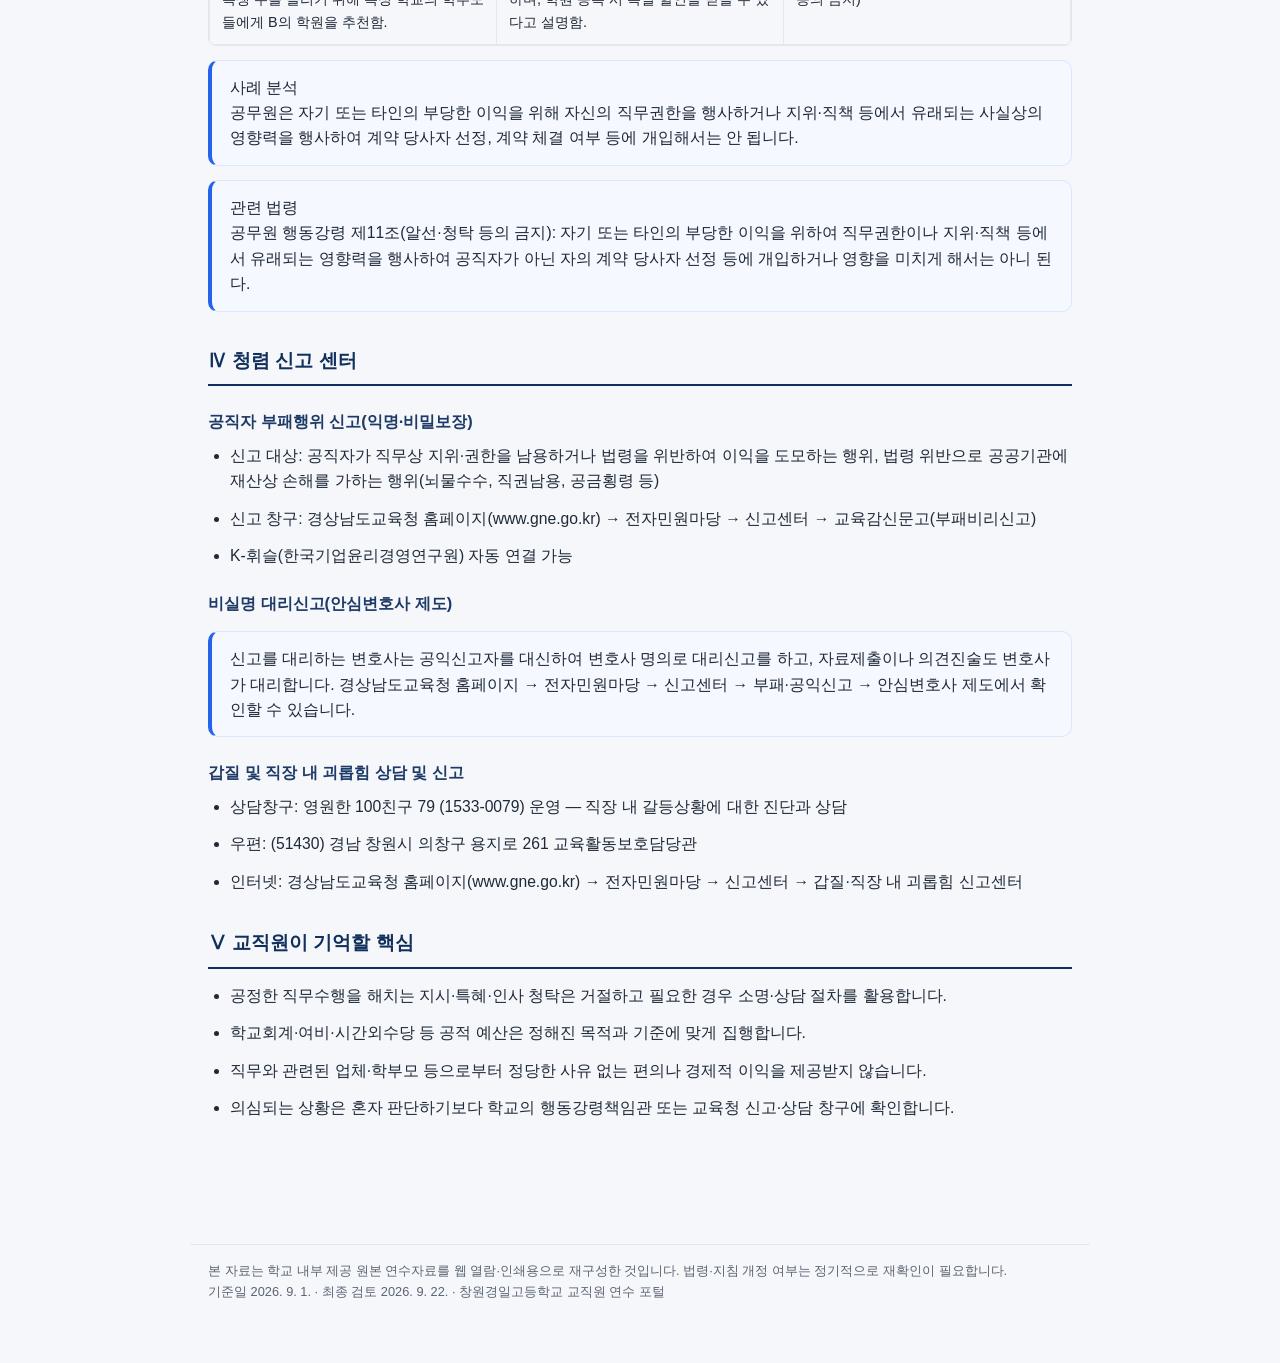
<file: training/2026/conduct-code.html>
<!DOCTYPE html>
<html lang="ko">
<head>
<meta charset="UTF-8">
<meta name="viewport" content="width=device-width, initial-scale=1, viewport-fit=cover">
<title>공무원 행동강령 · 창원경일고 교직원 연수 포털</title>
<link rel="icon" href="data:image/svg+xml,<svg xmlns=%22http://www.w3.org/2000/svg%22 viewBox=%220 0 100 100%22><text y=%22.9em%22 font-size=%2290%22>📘</text></svg>">
<link rel="stylesheet" href="../../style.css">
</head>
<body data-training-id="conduct-code">
<script>window.SITE_DEPTH = 2;</script>

<header class="topbar">
  <div class="topbar-inner">
    <div class="brand">
      <a class="home-link" href="../../index.html"><span class="school">창원경일고등학교</span><br><span class="title">교직원 연수 포털</span></a>
    </div>
    <div class="topbar-meta" id="pageTopMeta">적용 기준 불러오는 중…</div>
  </div>
</header>

<div class="doc-header">
  <a class="doc-back" href="../../index.html">← 연수자료실로 돌아가기</a>
  <h1 class="doc-title">공무원 행동강령</h1>
  
  <div class="doc-badges">
    <span class="badge status-badge" id="statusBadge">검토 상태 불러오는 중…</span>
    <span class="meta" id="pageMeta">기준일·최종 검토일 불러오는 중…</span>
  </div>
</div>

<div class="inapp-banner" id="inappBanner">
  <div class="box">
    ⚠ 카카오톡 등 인앱 브라우저에서는 인쇄·PDF 저장이 제한될 수 있습니다. 우측 상단 메뉴에서 <b>Chrome 또는 Safari로 열기</b>를 선택해 주세요.
    <button id="inappCopyBtn">링크 복사</button>
  </div>
</div>

<div class="toolbar">
  <button class="tb-btn" data-toggle-panel="tocPanel">📑 목차</button>
  <button class="tb-btn" data-toggle-panel="quick3Panel">⏱ 3분 핵심</button>
  <button class="tb-btn" data-toggle-panel="selectPrintPanel">☑ 선택 인쇄</button>
  <button class="tb-btn primary" id="fullPrintBtn">🖨 전체 인쇄 · PDF 저장</button>
</div>

<div class="panel" id="tocPanel">
  <h4>목차</h4>
  <ul class="toc-list">
    <li><a class="" href="#공무원-행동강령의-이해">Ⅰ 공무원 행동강령의 이해</a></li>
    <li><a class="lvl3" href="#적용대상">적용대상</a></li>
    <li><a class="lvl3" href="#주요-내용">주요 내용</a></li>
    <li><a class="" href="#궁금해요-공무원-행동강령-Q-A">Ⅱ 궁금해요! 공무원 행동강령 Q&A</a></li>
    <li><a class="" href="#위반-사례로-보는-행동강령">Ⅲ 위반 사례로 보는 행동강령</a></li>
    <li><a class="lvl3" href="#사례-1-특혜의-배제-위반-사례">사례 1 특혜의 배제 위반 사례</a></li>
    <li><a class="lvl3" href="#사례-2-알선-청탁-등의-금지-위반-사례">사례 2 알선·청탁 등의 금지 위반 사례</a></li>
    <li><a class="" href="#청렴-신고-센터">Ⅳ 청렴 신고 센터</a></li>
    <li><a class="lvl3" href="#공직자-부패행위-신고-익명-비밀보장">공직자 부패행위 신고(익명·비밀보장)</a></li>
    <li><a class="lvl3" href="#비실명-대리신고-안심변호사-제도">비실명 대리신고(안심변호사 제도)</a></li>
    <li><a class="lvl3" href="#갑질-및-직장-내-괴롭힘-상담-및-신고">갑질 및 직장 내 괴롭힘 상담 및 신고</a></li>
    <li><a class="" href="#교직원이-기억할-핵심">Ⅴ 교직원이 기억할 핵심</a></li>
  </ul>
</div>

<div class="panel" id="quick3Panel">
  <h4>⏱ 3분 핵심</h4>
  <ol>
    <li>공무원 행동강령은 공정한 직무수행(5개)·부당이득 수수금지(8개)·건전한 공직풍토 조성(3개) 세 영역, 총 16개 기준으로 구성됩니다.</li>
    <li>특혜의 배제, 예산의 목적 외 사용 금지, 인사 청탁의 금지 등은 학교 현장에서 특히 주의가 필요한 항목입니다.</li>
    <li>위반이 의심되는 경우 청렴 신고 센터를 통해 신고할 수 있으며, 위반 사례를 통해 기준을 구체적으로 확인해 두는 것이 중요합니다.</li>
  </ol>
</div>

<div class="panel" id="selectPrintPanel">
  <h4>☑ 원하는 항목만 선택해서 인쇄 / PDF 저장</h4>
  <div class="select-print-list" id="selectPrintList">
    <label><input type="checkbox" checked data-target="psec-1"> Ⅰ 공무원 행동강령의 이해</label>
    <label><input type="checkbox" checked data-target="psec-2"> Ⅱ 궁금해요! 공무원 행동강령 Q&A</label>
    <label><input type="checkbox" checked data-target="psec-3"> Ⅲ 위반 사례로 보는 행동강령</label>
    <label><input type="checkbox" checked data-target="psec-4"> Ⅳ 청렴 신고 센터</label>
    <label><input type="checkbox" checked data-target="psec-5"> Ⅴ 교직원이 기억할 핵심</label>
  </div>
  <div class="select-print-actions">
    <button id="selectAllBtn" type="button">전체 선택</button>
    <button id="selectPrintGoBtn" type="button" class="go">선택 항목 인쇄 · PDF 저장</button>
  </div>
</div>

<div class="quick3-box">
  <h4>⏱ 3분 핵심</h4>
  <ol>
    <li>공무원 행동강령은 공정한 직무수행(5개)·부당이득 수수금지(8개)·건전한 공직풍토 조성(3개) 세 영역, 총 16개 기준으로 구성됩니다.</li>
    <li>특혜의 배제, 예산의 목적 외 사용 금지, 인사 청탁의 금지 등은 학교 현장에서 특히 주의가 필요한 항목입니다.</li>
    <li>위반이 의심되는 경우 청렴 신고 센터를 통해 신고할 수 있으며, 위반 사례를 통해 기준을 구체적으로 확인해 두는 것이 중요합니다.</li>
  </ol>
</div>

<article class="doc-content">


<section class="tr-section" id="psec-1"><h2 id="공무원-행동강령의-이해">Ⅰ 공무원 행동강령의 이해</h2>
<div class="info-box">공직자가 직무를 수행하는 과정에서 직면하게 되는 갈등상황에서 추구하여야 하는 바람직한 가치기준과 준수하여야 하는 행위기준을 구체적으로 제시하는 규정</div>
<h3 id="적용대상">적용대상</h3>
<ul>
<li><p>「국가공무원법」, 「지방공무원법」에 따른 공무원(임기제 포함)</p></li>
<li><p>사립학교 교직원 및 학교법인 직원은 사학기관의 정관 또는 규칙으로 정한 사학기관 행동강령의 적용을 받음</p></li>
</ul>
<h3 id="주요-내용">주요 내용</h3>
<div class="table-wrap"><table class="data-table">
<colgroup>
<col style="width: 33%"/>
<col style="width: 33%"/>
<col style="width: 33%"/>
</colgroup>
<thead>
<tr class="header">
<th><p><strong>공정한 직무수행(5개)</strong></p>
<p>① 공정한 직무수행을 해치는 지시에 대한 처리<br/>
② 특혜의 배제<br/>
③ 예산의 목적 외 사용 금지<br/>
④ 정치인 등의 부당한 요구에 대한 처리<br/>
⑤ 인사 청탁의 금지</p></th>
<th><p><strong>부당이득 수수금지(8개)</strong></p>
<p>① 이권 개입 등의 금지<br/>
② 직위의 사적 이용 금지<br/>
③ 알선·청탁 등의 금지<br/>
④ 직무관련 정보의 이용 제한<br/>
⑤ 사적 노무 요구 금지<br/>
⑥ 직무권한 등을 행사한 부당행위의 금지<br/>
⑦ 금품 등의 수수 금지<br/>
⑧ 감독기관의 부당한 요구 금지</p></th>
<th><p><strong>건전한 공직풍토 조성(3개)</strong></p>
<p>① 외부강의 등의 사례금 수수 제한<br/>
② 경조사의 통지 제한<br/>
③ 기타 건전한 공직풍토 관련 준수사항</p></th>
</tr>
</thead>
<tbody>
</tbody>
</table></div>
</section><section class="tr-section" id="psec-2"><h2 id="궁금해요-공무원-행동강령-Q-A">Ⅱ 궁금해요! 공무원 행동강령 Q&amp;A</h2>
<div class="table-wrap"><table class="data-table">
<colgroup>
<col style="width: 50%"/>
<col style="width: 50%"/>
</colgroup>
<thead>
<tr class="header">
<th><strong>Q</strong></th>
<th><strong>각 기관의 인터넷 홈페이지를 통하여 소속 공무원의 경조사 통지가 가능한지?</strong></th>
</tr>
</thead>
<tbody>
<tr class="odd">
<td><strong>A</strong></td>
<td>허용되지 않습니다. 각 기관의 인터넷 홈페이지는 당해 기관의 직무관련자들이 빈번하게 방문하는 웹공간이므로 직무관련자들이 접근 가능한 홈페이지에 소속 직원의 경조사를 게시하는 것은 행동강령 취지에 맞지 않습니다.</td>
</tr>
</tbody>
</table></div>
<div class="table-wrap"><table class="data-table">
<colgroup>
<col style="width: 50%"/>
<col style="width: 50%"/>
</colgroup>
<thead>
<tr class="header">
<th><strong>Q</strong></th>
<th><strong>행동강령에 위반되었다 할지라도 상급자가 지시하는 경우 부하직원은 현실적으로 거부하기 어려운 점이 있습니다. 이런 경우 처벌대상이 되는지?</strong></th>
</tr>
</thead>
<tbody>
<tr class="odd">
<td><strong>A</strong></td>
<td>사유를 소명하지 않은 채 따르는 것은 안 됩니다. 상급자의 지시라도 불복종 사유를 소명하지 않은 채 행동강령을 위반하면 부당한 지시를 한 상급자뿐 아니라 지시에 따른 부하직원도 책임을 질 수 있습니다. 서면·전자우편 등으로 소명서를 제출하거나 행동강령책임관과 상담할 수 있습니다.</td>
</tr>
</tbody>
</table></div>
<div class="table-wrap"><table class="data-table">
<colgroup>
<col style="width: 50%"/>
<col style="width: 50%"/>
</colgroup>
<thead>
<tr class="header">
<th><strong>Q</strong></th>
<th><strong>각급 단체장들의 자발적인 모임(단체장 협의회, 교장단 협의회 등)의 연간 회비를 학교회계 예산(업무추진비)에 편성하여 지출이 가능한지?</strong></th>
</tr>
</thead>
<tbody>
<tr class="odd">
<td><strong>A</strong></td>
<td>안 됩니다. 직무와 직접적 관련이 적은 사적 친목도모 목적의 임의단체 회비는 원칙적으로 예산으로 지출할 수 없으며 개인 비용으로 지출하여야 합니다.</td>
</tr>
</tbody>
</table></div>
<div class="table-wrap"><table class="data-table">
<colgroup>
<col style="width: 50%"/>
<col style="width: 50%"/>
</colgroup>
<thead>
<tr class="header">
<th><strong>Q</strong></th>
<th><strong>자신의 인사와 관련하여 상급자에게 상담하는 행위가 행동강령 위반인지?</strong></th>
</tr>
</thead>
<tbody>
<tr class="odd">
<td><strong>A</strong></td>
<td>단순 인사 상담 자체는 행동강령 위반이 아닙니다. 다만 공정한 직무수행을 해치는 청탁에 해당하는 경우 「공무원 행동강령」 제11조(알선·청탁 등의 금지)에 저촉될 수 있습니다.</td>
</tr>
</tbody>
</table></div>
<div class="table-wrap"><table class="data-table">
<colgroup>
<col style="width: 50%"/>
<col style="width: 50%"/>
</colgroup>
<thead>
<tr class="header">
<th><strong>Q</strong></th>
<th><strong>공무원이 여비, 시간외 수당 등을 허위 청구하는 경우 행동강령 위반인지?</strong></th>
</tr>
</thead>
<tbody>
<tr class="odd">
<td><strong>A</strong></td>
<td>네. 공무활동을 위한 예산을 목적 외 용도로 사용하여 소속기관에 재산상 손해를 입힌 경우 행동강령 위반이 됩니다. 허위·과다청구 등 거짓 또는 부정한 방법으로 예산을 수령하는 행위도 포함됩니다.</td>
</tr>
</tbody>
</table></div>
<div class="table-wrap"><table class="data-table">
<colgroup>
<col style="width: 50%"/>
<col style="width: 50%"/>
</colgroup>
<thead>
<tr class="header">
<th><strong>Q</strong></th>
<th><strong>학생들을 대상으로 모 사단법인이 주관하는 해외문화체험행사와 관련하여 계약업체에서 관례적으로 일정 수의 학생당 교사 1명에게 무료로 교통 및 숙박을 제공하는 경우 행동강령 위반인가요?</strong></th>
</tr>
</thead>
<tbody>
<tr class="odd">
<td><strong>A</strong></td>
<td>네. 계약 대상업체로부터 정당한 사유 없이 무료 교통 및 숙박을 제공받는 행위는 허용되지 않습니다.</td>
</tr>
</tbody>
</table></div>
<div class="table-wrap"><table class="data-table">
<colgroup>
<col style="width: 50%"/>
<col style="width: 50%"/>
</colgroup>
<thead>
<tr class="header">
<th><strong>Q</strong></th>
<th><strong>공무원이 자신이 졸업한 모교로부터 직무와 무관하게 선배자격으로 후배들에게 좋은 이야기를 해주었으면 좋겠다는 취지로 강의를 요청받은 경우도 외부강의 등에 해당하는지?</strong></th>
</tr>
</thead>
<tbody>
<tr class="odd">
<td><strong>A</strong></td>
<td>해당하지 않습니다. 자신의 직무와 관련되거나 지위·직책 등으로부터 유래되는 사실상의 영향력을 통해 요청받은 강의가 아닌 경우에는 행동강령상의 외부강의에 해당하지 않습니다.</td>
</tr>
</tbody>
</table></div>
</section><section class="tr-section" id="psec-3"><h2 id="위반-사례로-보는-행동강령">Ⅲ 위반 사례로 보는 행동강령</h2>
<h3 id="사례-1-특혜의-배제-위반-사례">사례 1 특혜의 배제 위반 사례</h3>
<div class="table-wrap"><table class="data-table">
<colgroup>
<col style="width: 33%"/>
<col style="width: 33%"/>
<col style="width: 33%"/>
</colgroup>
<thead>
<tr class="header">
<th><strong>사건의 발단</strong></th>
<th><strong>진행 과정</strong></th>
<th><strong>법령 위반 요소</strong></th>
</tr>
</thead>
<tbody>
<tr class="odd">
<td>교직원 A는 학교의 입학 관리 업무를 맡고 있었고, 교직원 B의 자녀가 학교 입학 전형에 지원함.</td>
<td>A는 개인적 친분을 바탕으로 B의 자녀가 입학 심사에서 유리한 대우를 받을 수 있도록 영향을 미침.</td>
<td>공무원 행동강령 위반(제6조 특혜의 배제)</td>
</tr>
</tbody>
</table></div>
<div class="info-box">사례 분석<br/>
공직자는 직무를 수행할 때 지연·혈연·학연·종교 등을 이유로 특정인에게 특혜를 주거나 차별해서는 안 됩니다. 개인적 친분을 이유로 입학 심사에 영향을 미쳐 특정 지원자에게 유리한 결과를 제공하는 것은 직무의 공정성을 훼손합니다.</div>
<div class="info-box">관련 법령<br/>
공무원 행동강령 제6조(특혜의 배제): 공무원은 직무를 수행할 때 지연·혈연·학연·종교 등을 이유로 특정인에게 특혜를 주거나 특정인을 차별하여서는 아니 된다.</div>
<h3 id="사례-2-알선-청탁-등의-금지-위반-사례">사례 2 알선·청탁 등의 금지 위반 사례</h3>
<div class="table-wrap"><table class="data-table">
<colgroup>
<col style="width: 33%"/>
<col style="width: 33%"/>
<col style="width: 33%"/>
</colgroup>
<thead>
<tr class="header">
<th><strong>사건의 발단</strong></th>
<th><strong>진행 과정</strong></th>
<th><strong>법령 위반 요소</strong></th>
</tr>
</thead>
<tbody>
<tr class="odd">
<td>교직원 A는 친구 B가 운영하는 학원의 등록생 수를 늘리기 위해 특정 학교의 학부모들에게 B의 학원을 추천함.</td>
<td>A는 학부모 상담 시간에 B의 학원을 추천하며, 학원 등록 시 특별 할인을 받을 수 있다고 설명함.</td>
<td>공무원 행동강령 위반(제11조 알선·청탁 등의 금지)</td>
</tr>
</tbody>
</table></div>
<div class="info-box">사례 분석<br/>
공무원은 자기 또는 타인의 부당한 이익을 위해 자신의 직무권한을 행사하거나 지위·직책 등에서 유래되는 사실상의 영향력을 행사하여 계약 당사자 선정, 계약 체결 여부 등에 개입해서는 안 됩니다.</div>
<div class="info-box">관련 법령<br/>
공무원 행동강령 제11조(알선·청탁 등의 금지): 자기 또는 타인의 부당한 이익을 위하여 직무권한이나 지위·직책 등에서 유래되는 영향력을 행사하여 공직자가 아닌 자의 계약 당사자 선정 등에 개입하거나 영향을 미치게 해서는 아니 된다.</div>
</section><section class="tr-section" id="psec-4"><h2 id="청렴-신고-센터">Ⅳ 청렴 신고 센터</h2>
<h3 id="공직자-부패행위-신고-익명-비밀보장">공직자 부패행위 신고(익명·비밀보장)</h3>
<ul>
<li><p>신고 대상: 공직자가 직무상 지위·권한을 남용하거나 법령을 위반하여 이익을 도모하는 행위, 법령 위반으로 공공기관에 재산상 손해를 가하는 행위(뇌물수수, 직권남용, 공금횡령 등)</p></li>
<li><p>신고 창구: 경상남도교육청 홈페이지(www.gne.go.kr) → 전자민원마당 → 신고센터 → 교육감신문고(부패비리신고)</p></li>
<li><p>K-휘슬(한국기업윤리경영연구원) 자동 연결 가능</p></li>
</ul>
<h3 id="비실명-대리신고-안심변호사-제도">비실명 대리신고(안심변호사 제도)</h3>
<div class="info-box">신고를 대리하는 변호사는 공익신고자를 대신하여 변호사 명의로 대리신고를 하고, 자료제출이나 의견진술도 변호사가 대리합니다. 경상남도교육청 홈페이지 → 전자민원마당 → 신고센터 → 부패·공익신고 → 안심변호사 제도에서 확인할 수 있습니다.</div>
<h3 id="갑질-및-직장-내-괴롭힘-상담-및-신고">갑질 및 직장 내 괴롭힘 상담 및 신고</h3>
<ul>
<li><p>상담창구: 영원한 100친구 79 (1533-0079) 운영 — 직장 내 갈등상황에 대한 진단과 상담</p></li>
<li><p>우편: (51430) 경남 창원시 의창구 용지로 261 교육활동보호담당관</p></li>
<li><p>인터넷: 경상남도교육청 홈페이지(www.gne.go.kr) → 전자민원마당 → 신고센터 → 갑질·직장 내 괴롭힘 신고센터</p></li>
</ul>
</section><section class="tr-section" id="psec-5"><h2 id="교직원이-기억할-핵심">Ⅴ 교직원이 기억할 핵심</h2>
<ul>
<li><p>공정한 직무수행을 해치는 지시·특혜·인사 청탁은 거절하고 필요한 경우 소명·상담 절차를 활용합니다.</p></li>
<li><p>학교회계·여비·시간외수당 등 공적 예산은 정해진 목적과 기준에 맞게 집행합니다.</p></li>
<li><p>직무와 관련된 업체·학부모 등으로부터 정당한 사유 없는 편의나 경제적 이익을 제공받지 않습니다.</p></li>
<li><p>의심되는 상황은 혼자 판단하기보다 학교의 행동강령책임관 또는 교육청 신고·상담 창구에 확인합니다.</p></li>
</ul>

</section>
</article>

<div class="doc-footer-note">
  본 자료는 학교 내부 제공 원본 연수자료를 웹 열람·인쇄용으로 재구성한 것입니다. 법령·지침 개정 여부는 정기적으로 재확인이 필요합니다.<br>
  <span id="pageFooterMeta">기준일·최종 검토일 불러오는 중…</span> · 창원경일고등학교 교직원 연수 포털
</div>

<script src="../../data/trainings.js"></script>
<script src="../../app.js"></script>
</body>
</html>
</file>
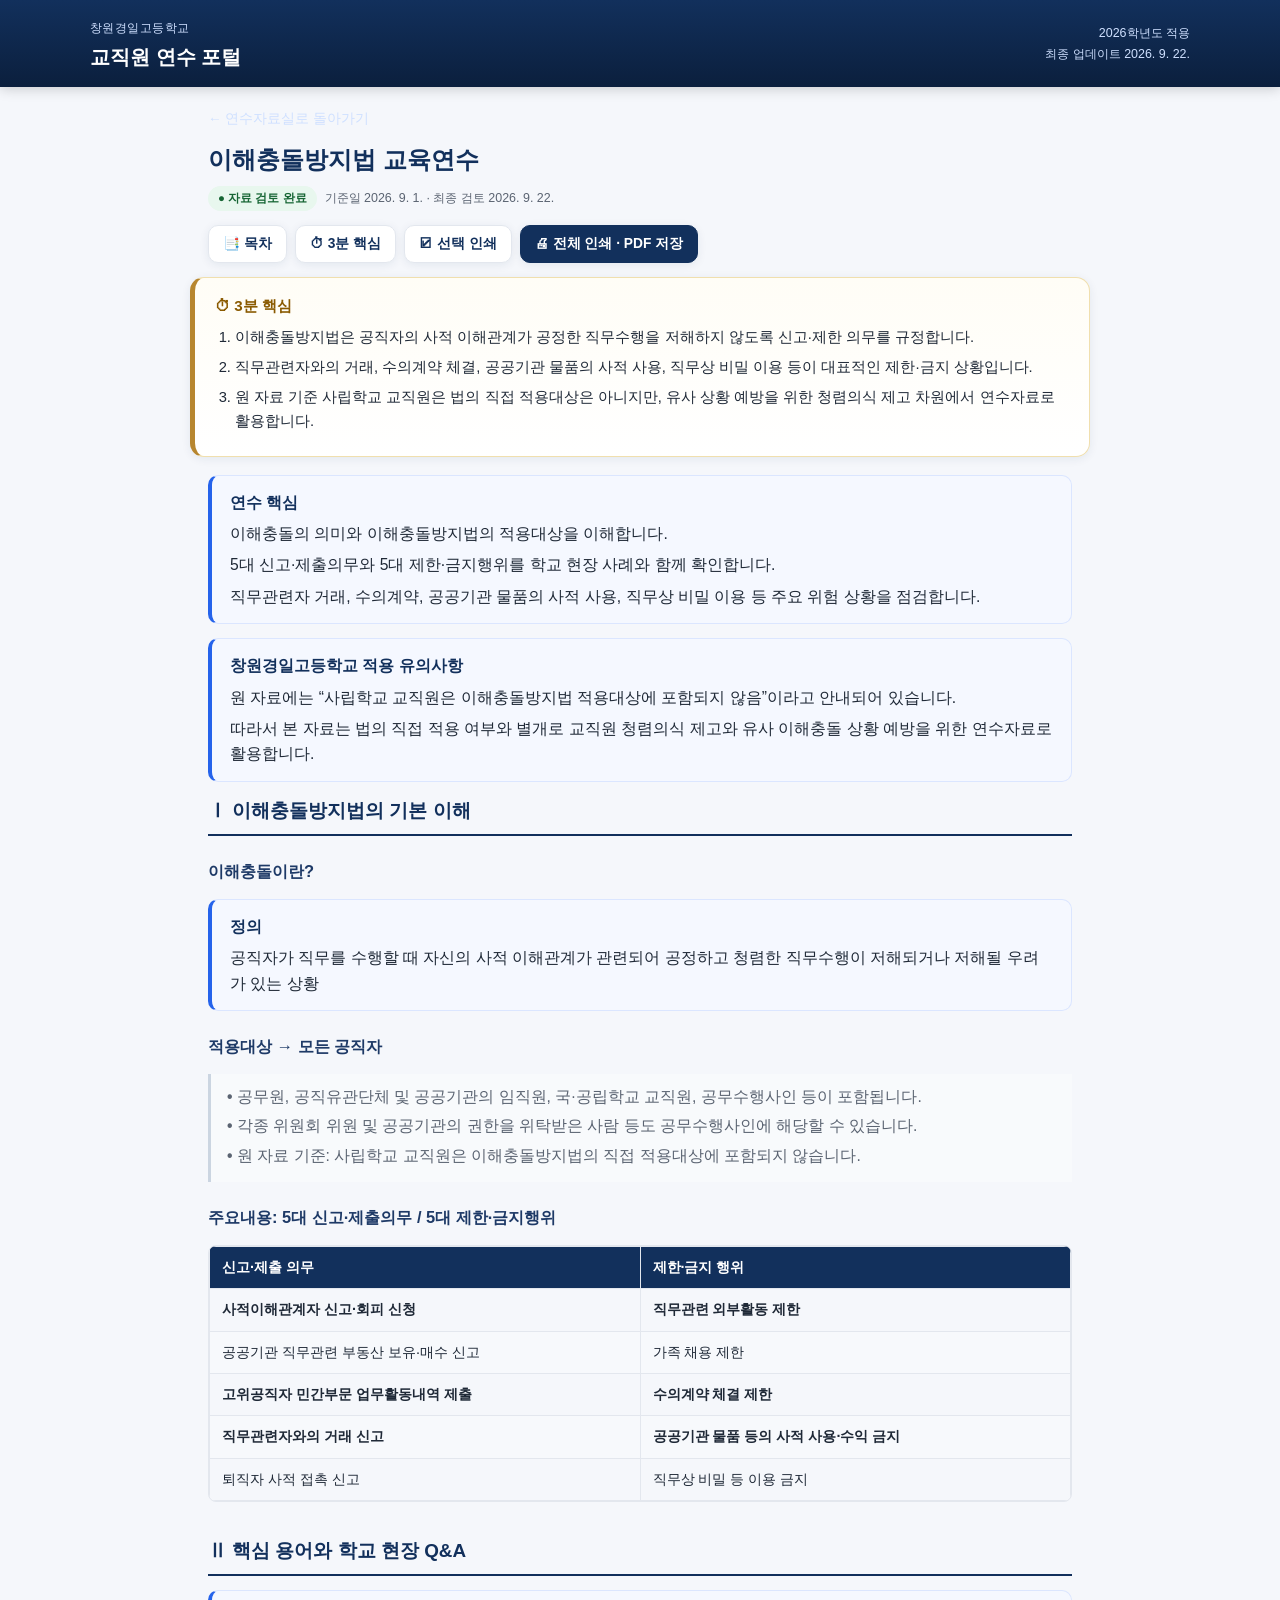
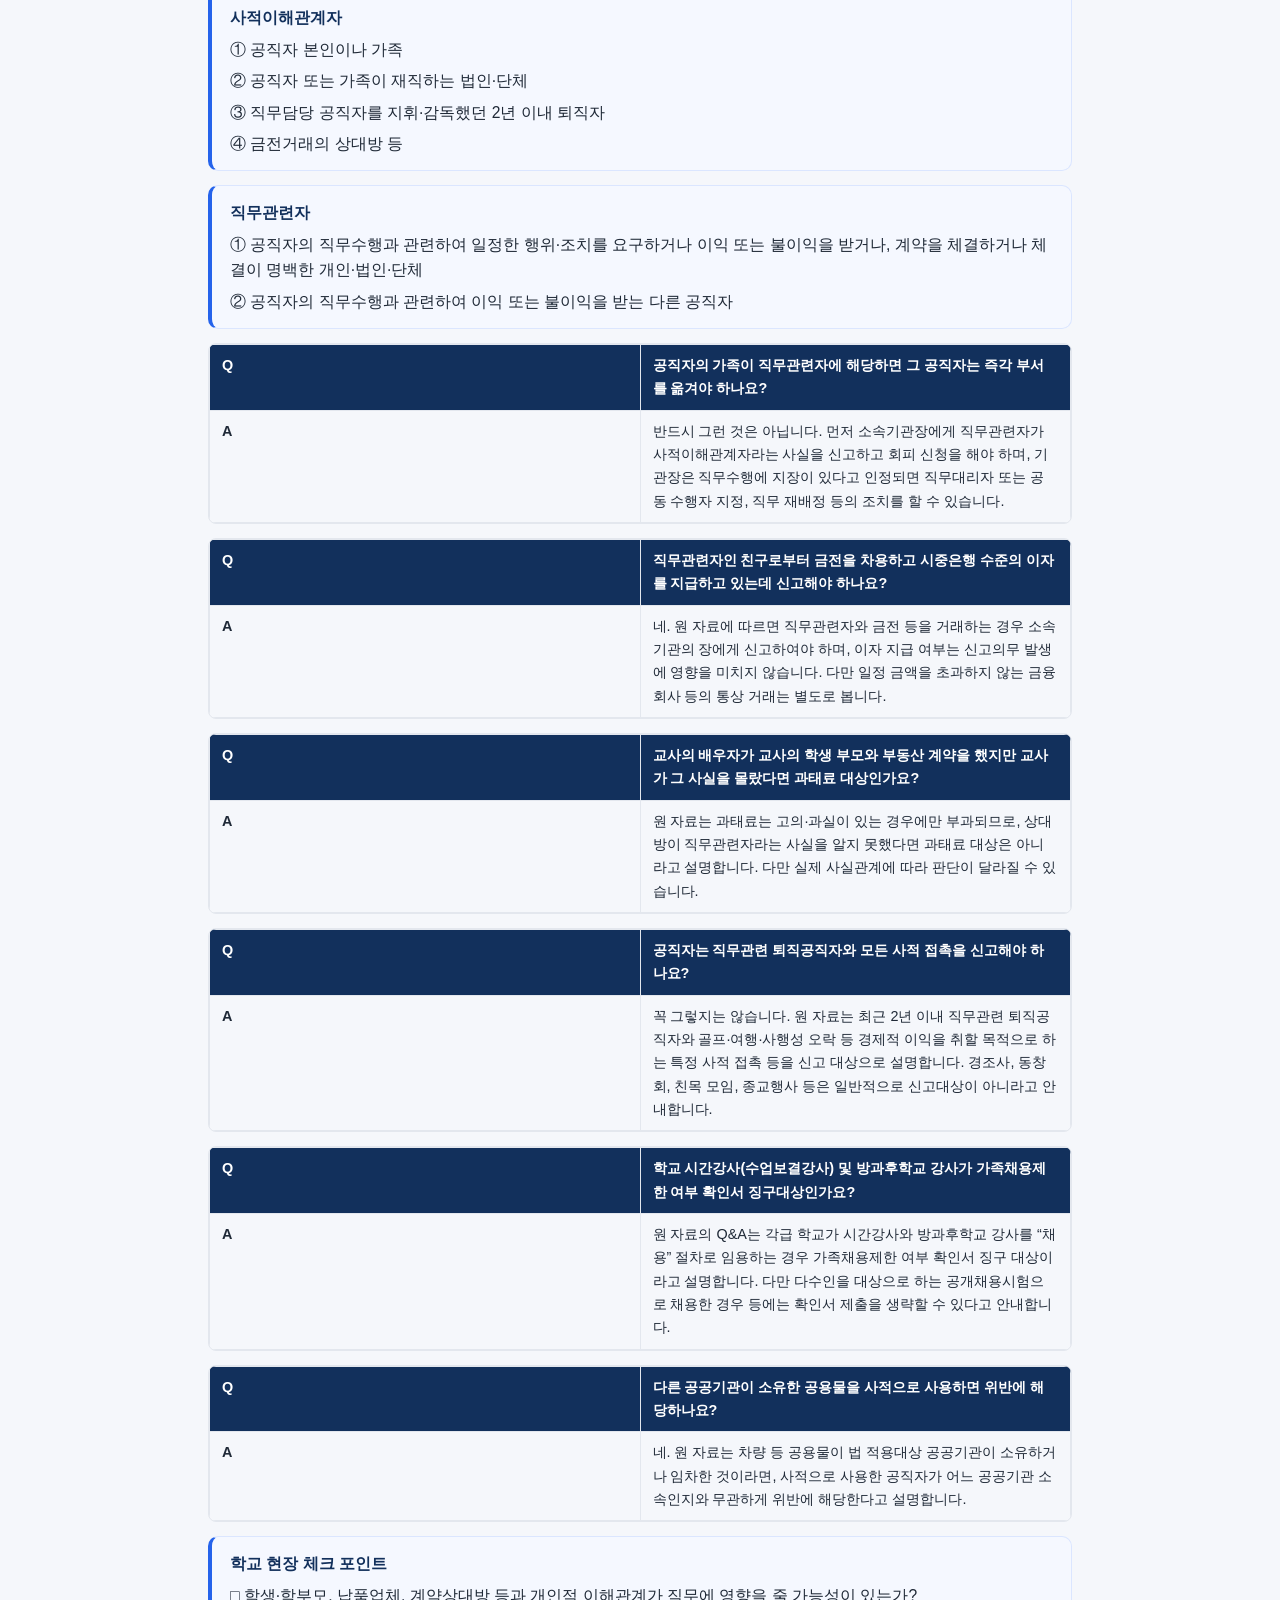
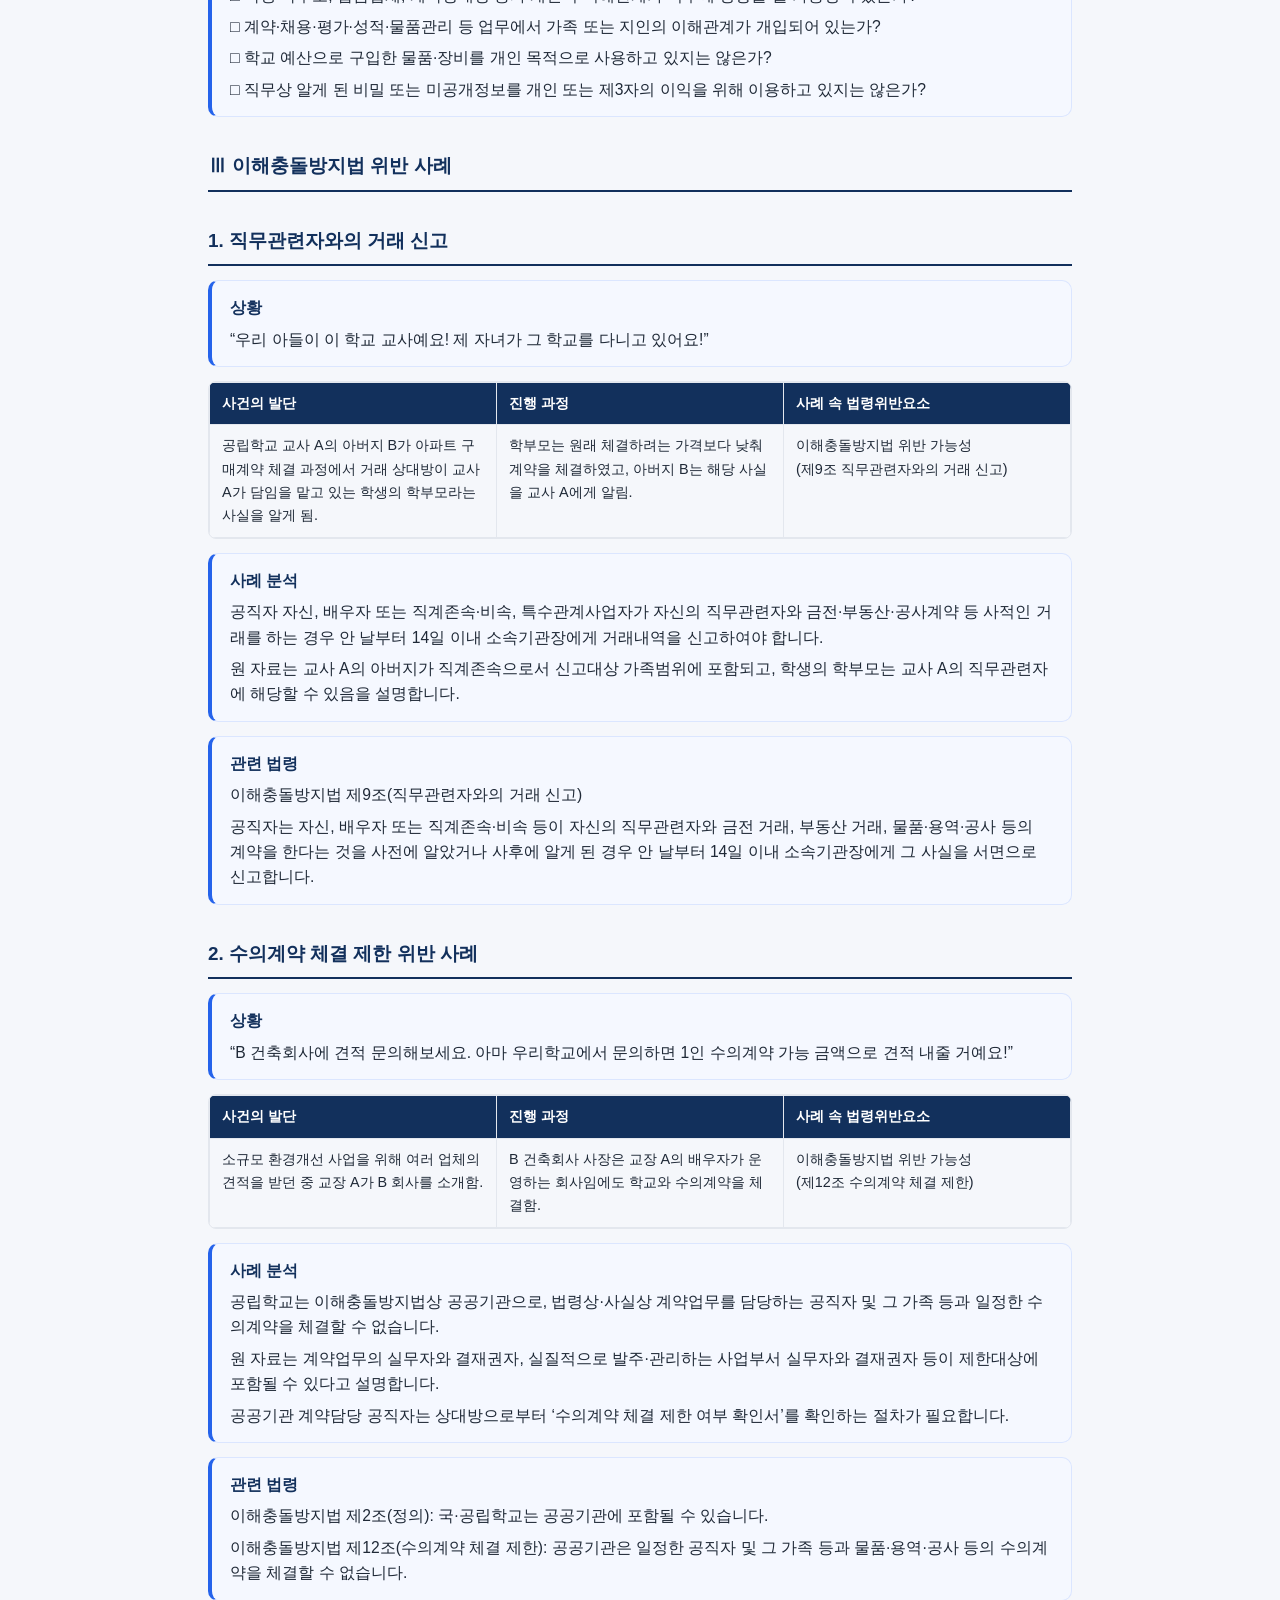
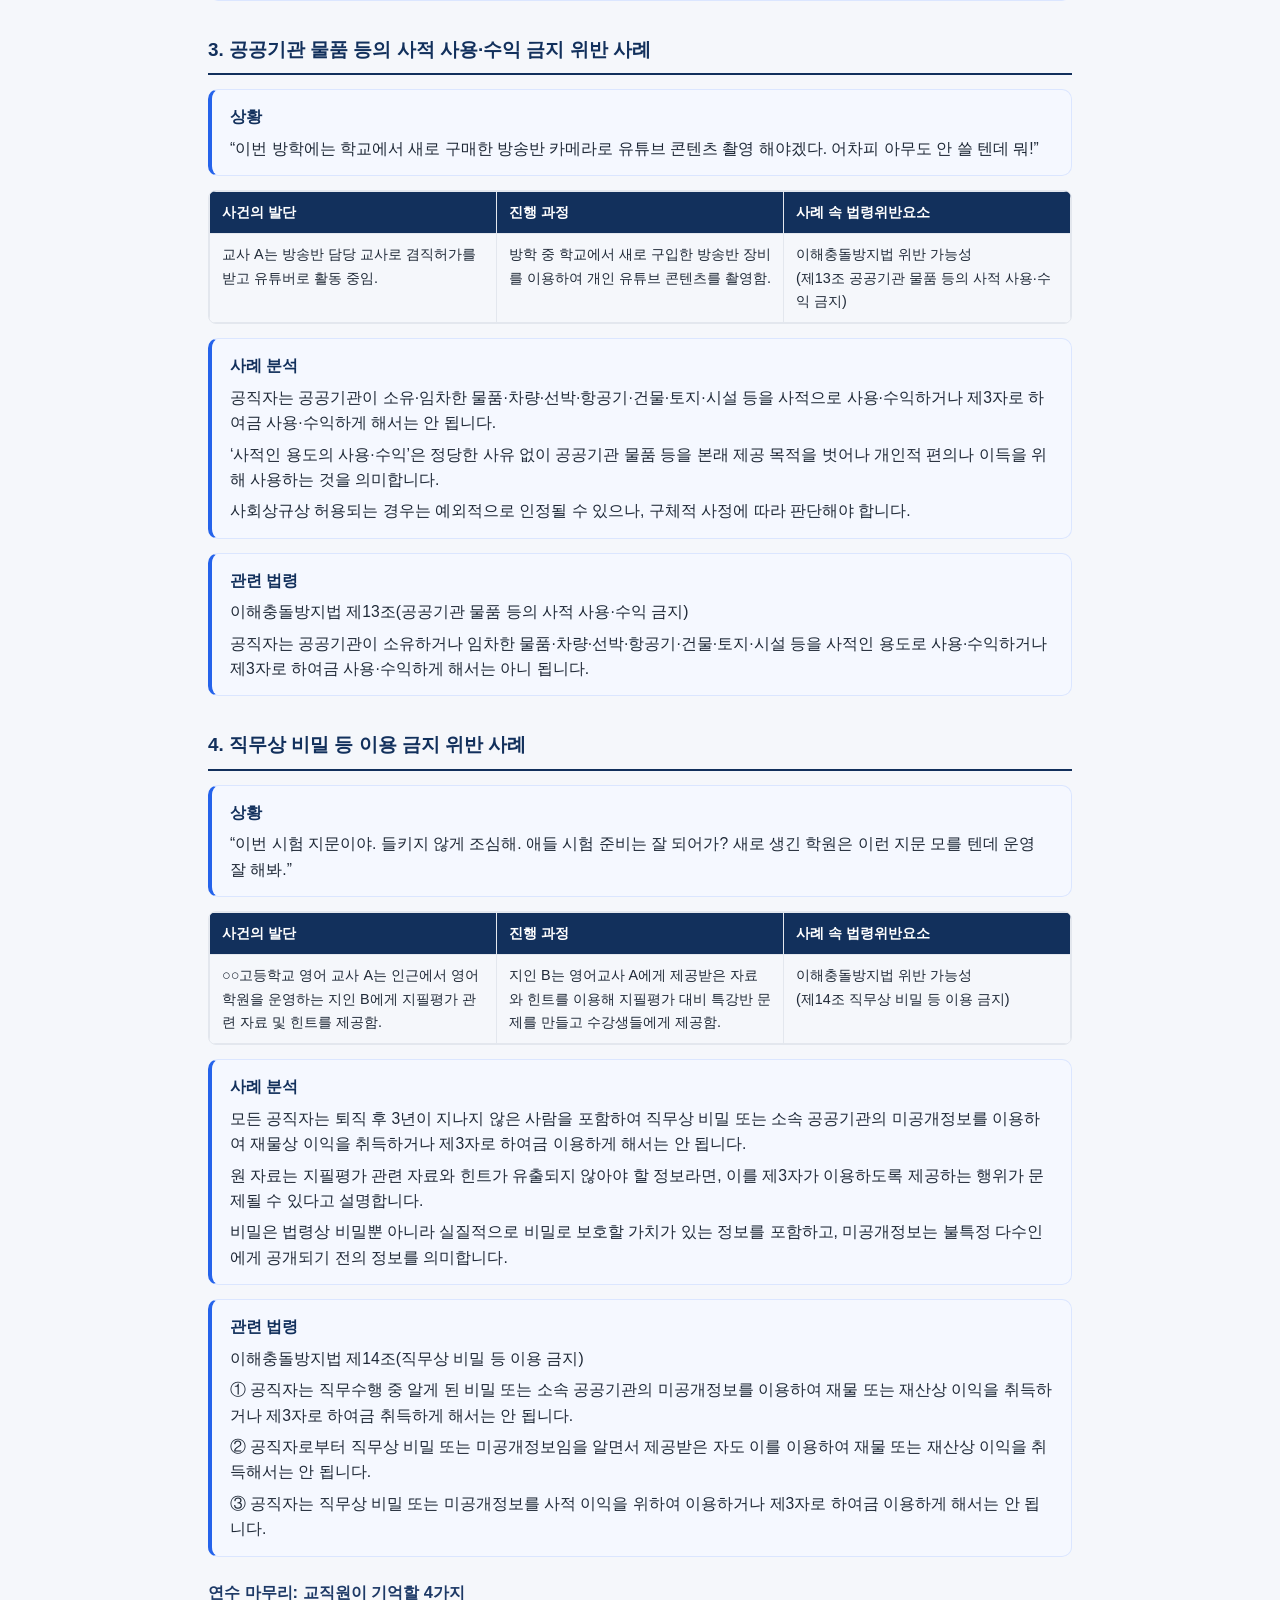
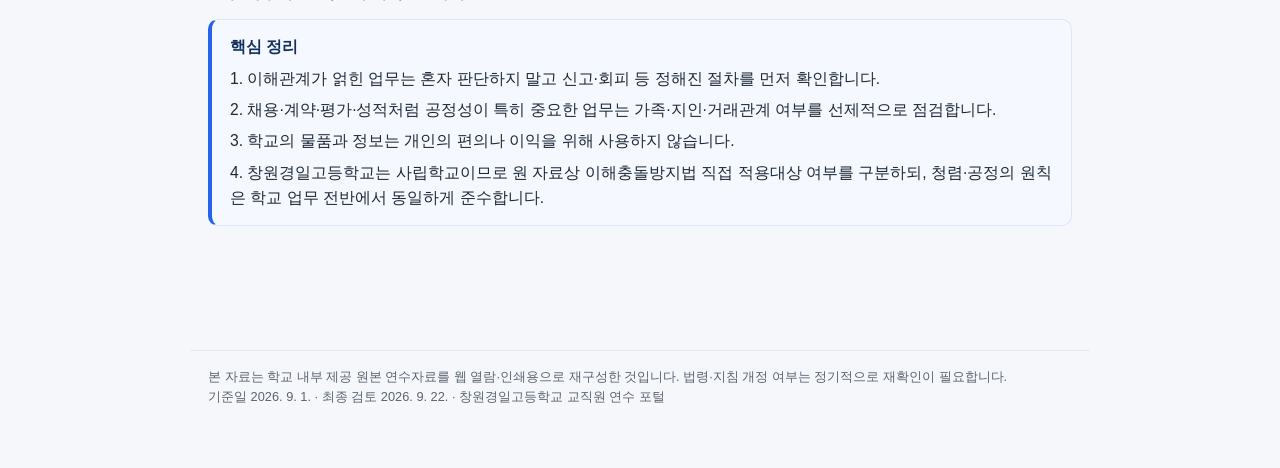
<file: training/2026/conflict-interest.html>
<!DOCTYPE html>
<html lang="ko">
<head>
<meta charset="UTF-8">
<meta name="viewport" content="width=device-width, initial-scale=1, viewport-fit=cover">
<title>이해충돌방지법 교육연수 · 창원경일고 교직원 연수 포털</title>
<link rel="icon" href="data:image/svg+xml,<svg xmlns=%22http://www.w3.org/2000/svg%22 viewBox=%220 0 100 100%22><text y=%22.9em%22 font-size=%2290%22>📘</text></svg>">
<link rel="stylesheet" href="../../style.css">
</head>
<body data-training-id="conflict-interest">
<script>window.SITE_DEPTH = 2;</script>

<header class="topbar">
  <div class="topbar-inner">
    <div class="brand">
      <a class="home-link" href="../../index.html"><span class="school">창원경일고등학교</span><br><span class="title">교직원 연수 포털</span></a>
    </div>
    <div class="topbar-meta" id="pageTopMeta">적용 기준 불러오는 중…</div>
  </div>
</header>

<div class="doc-header">
  <a class="doc-back" href="../../index.html">← 연수자료실로 돌아가기</a>
  <h1 class="doc-title">이해충돌방지법 교육연수</h1>
  
  <div class="doc-badges">
    <span class="badge status-badge" id="statusBadge">검토 상태 불러오는 중…</span>
    <span class="meta" id="pageMeta">기준일·최종 검토일 불러오는 중…</span>
  </div>
</div>

<div class="inapp-banner" id="inappBanner">
  <div class="box">
    ⚠ 카카오톡 등 인앱 브라우저에서는 인쇄·PDF 저장이 제한될 수 있습니다. 우측 상단 메뉴에서 <b>Chrome 또는 Safari로 열기</b>를 선택해 주세요.
    <button id="inappCopyBtn">링크 복사</button>
  </div>
</div>

<div class="toolbar">
  <button class="tb-btn" data-toggle-panel="tocPanel">📑 목차</button>
  <button class="tb-btn" data-toggle-panel="quick3Panel">⏱ 3분 핵심</button>
  <button class="tb-btn" data-toggle-panel="selectPrintPanel">☑ 선택 인쇄</button>
  <button class="tb-btn primary" id="fullPrintBtn">🖨 전체 인쇄 · PDF 저장</button>
</div>

<div class="panel" id="tocPanel">
  <h4>목차</h4>
  <ul class="toc-list">
    <li><a class="" href="#이해충돌방지법의-기본-이해">Ⅰ 이해충돌방지법의 기본 이해</a></li>
    <li><a class="" href="#핵심-용어와-학교-현장-Q-A">Ⅱ 핵심 용어와 학교 현장 Q&A</a></li>
    <li><a class="" href="#이해충돌방지법-위반-사례">Ⅲ 이해충돌방지법 위반 사례</a></li>
    <li><a class="lvl3" href="#이해충돌이란">이해충돌이란?</a></li>
    <li><a class="lvl3" href="#적용대상-모든-공직자">적용대상 → 모든 공직자</a></li>
    <li><a class="lvl3" href="#주요내용-5대-신고-제출의무-5대-제한-금지행위">주요내용: 5대 신고·제출의무 / 5대 제한·금지행위</a></li>
    <li><a class="" href="#1-직무관련자와의-거래-신고">1. 직무관련자와의 거래 신고</a></li>
    <li><a class="" href="#2-수의계약-체결-제한-위반-사례">2. 수의계약 체결 제한 위반 사례</a></li>
    <li><a class="" href="#3-공공기관-물품-등의-사적-사용-수익-금지-위반-사례">3. 공공기관 물품 등의 사적 사용·수익 금지 위반 사례</a></li>
    <li><a class="" href="#4-직무상-비밀-등-이용-금지-위반-사례">4. 직무상 비밀 등 이용 금지 위반 사례</a></li>
    <li><a class="lvl3" href="#연수-마무리-교직원이-기억할-4가지">연수 마무리: 교직원이 기억할 4가지</a></li>
  </ul>
</div>

<div class="panel" id="quick3Panel">
  <h4>⏱ 3분 핵심</h4>
  <ol>
    <li>이해충돌방지법은 공직자의 사적 이해관계가 공정한 직무수행을 저해하지 않도록 신고·제한 의무를 규정합니다.</li>
    <li>직무관련자와의 거래, 수의계약 체결, 공공기관 물품의 사적 사용, 직무상 비밀 이용 등이 대표적인 제한·금지 상황입니다.</li>
    <li>원 자료 기준 사립학교 교직원은 법의 직접 적용대상은 아니지만, 유사 상황 예방을 위한 청렴의식 제고 차원에서 연수자료로 활용합니다.</li>
  </ol>
</div>

<div class="panel" id="selectPrintPanel">
  <h4>☑ 원하는 항목만 선택해서 인쇄 / PDF 저장</h4>
  <div class="select-print-list" id="selectPrintList">
    <label><input type="checkbox" checked data-target="psec-1"> Ⅰ 이해충돌방지법의 기본 이해</label>
    <label><input type="checkbox" checked data-target="psec-2"> Ⅱ 핵심 용어와 학교 현장 Q&A</label>
    <label><input type="checkbox" checked data-target="psec-3"> Ⅲ 이해충돌방지법 위반 사례</label>
    <label><input type="checkbox" checked data-target="psec-4"> 1. 직무관련자와의 거래 신고</label>
    <label><input type="checkbox" checked data-target="psec-5"> 2. 수의계약 체결 제한 위반 사례</label>
    <label><input type="checkbox" checked data-target="psec-6"> 3. 공공기관 물품 등의 사적 사용·수익 금지 위반 사례</label>
    <label><input type="checkbox" checked data-target="psec-7"> 4. 직무상 비밀 등 이용 금지 위반 사례</label>
  </div>
  <div class="select-print-actions">
    <button id="selectAllBtn" type="button">전체 선택</button>
    <button id="selectPrintGoBtn" type="button" class="go">선택 항목 인쇄 · PDF 저장</button>
  </div>
</div>

<div class="quick3-box">
  <h4>⏱ 3분 핵심</h4>
  <ol>
    <li>이해충돌방지법은 공직자의 사적 이해관계가 공정한 직무수행을 저해하지 않도록 신고·제한 의무를 규정합니다.</li>
    <li>직무관련자와의 거래, 수의계약 체결, 공공기관 물품의 사적 사용, 직무상 비밀 이용 등이 대표적인 제한·금지 상황입니다.</li>
    <li>원 자료 기준 사립학교 교직원은 법의 직접 적용대상은 아니지만, 유사 상황 예방을 위한 청렴의식 제고 차원에서 연수자료로 활용합니다.</li>
  </ol>
</div>

<article class="doc-content">



<div class="info-box"><p><strong>연수 핵심</strong></p>
<p>이해충돌의 의미와 이해충돌방지법의 적용대상을 이해합니다.</p>
<p>5대 신고·제출의무와 5대 제한·금지행위를 학교 현장 사례와 함께 확인합니다.</p>
<p>직무관련자 거래, 수의계약, 공공기관 물품의 사적 사용, 직무상 비밀 이용 등 주요 위험 상황을 점검합니다.</p></div>
<div class="info-box"><p><strong>창원경일고등학교 적용 유의사항</strong></p>
<p>원 자료에는 “사립학교 교직원은 이해충돌방지법 적용대상에 포함되지 않음”이라고 안내되어 있습니다.</p>
<p>따라서 본 자료는 법의 직접 적용 여부와 별개로 교직원 청렴의식 제고와 유사 이해충돌 상황 예방을 위한 연수자료로 활용합니다.</p></div>

<section class="tr-section" id="psec-1"><h2 id="이해충돌방지법의-기본-이해">Ⅰ 이해충돌방지법의 기본 이해</h2>
<h3 id="이해충돌이란">이해충돌이란?</h3>
<div class="info-box"><p><strong>정의</strong></p>
<p>공직자가 직무를 수행할 때 자신의 사적 이해관계가 관련되어 공정하고 청렴한 직무수행이 저해되거나 저해될 우려가 있는 상황</p></div>
<h3 id="적용대상-모든-공직자">적용대상 → 모든 공직자</h3>
<blockquote class="note-block">
<p><strong>•</strong> 공무원, 공직유관단체 및 공공기관의 임직원, 국·공립학교 교직원, 공무수행사인 등이 포함됩니다.</p>
<p><strong>•</strong> 각종 위원회 위원 및 공공기관의 권한을 위탁받은 사람 등도 공무수행사인에 해당할 수 있습니다.</p>
<p><strong>•</strong> 원 자료 기준: 사립학교 교직원은 이해충돌방지법의 직접 적용대상에 포함되지 않습니다.</p>
</blockquote>
<h3 id="주요내용-5대-신고-제출의무-5대-제한-금지행위">주요내용: 5대 신고·제출의무 / 5대 제한·금지행위</h3>
<div class="table-wrap"><table class="data-table">
<colgroup>
<col style="width: 50%"/>
<col style="width: 50%"/>
</colgroup>
<thead>
<tr class="header">
<th><strong>신고·제출 의무</strong></th>
<th><strong>제한·금지 행위</strong></th>
</tr>
</thead>
<tbody>
<tr class="odd">
<td><strong>사적이해관계자 신고·회피 신청</strong></td>
<td><strong>직무관련 외부활동 제한</strong></td>
</tr>
<tr class="even">
<td>공공기관 직무관련 부동산 보유·매수 신고</td>
<td>가족 채용 제한</td>
</tr>
<tr class="odd">
<td><strong>고위공직자 민간부문 업무활동내역 제출</strong></td>
<td><strong>수의계약 체결 제한</strong></td>
</tr>
<tr class="even">
<td><strong>직무관련자와의 거래 신고</strong></td>
<td><strong>공공기관 물품 등의 사적 사용·수익 금지</strong></td>
</tr>
<tr class="odd">
<td>퇴직자 사적 접촉 신고</td>
<td>직무상 비밀 등 이용 금지</td>
</tr>
</tbody>
</table></div>
</section><section class="tr-section" id="psec-2"><h2 id="핵심-용어와-학교-현장-Q-A">Ⅱ 핵심 용어와 학교 현장 Q&amp;A</h2>
<div class="info-box"><p><strong>사적이해관계자</strong></p>
<p>① 공직자 본인이나 가족</p>
<p>② 공직자 또는 가족이 재직하는 법인·단체</p>
<p>③ 직무담당 공직자를 지휘·감독했던 2년 이내 퇴직자</p>
<p>④ 금전거래의 상대방 등</p></div>
<div class="info-box"><p><strong>직무관련자</strong></p>
<p>① 공직자의 직무수행과 관련하여 일정한 행위·조치를 요구하거나 이익 또는 불이익을 받거나, 계약을 체결하거나 체결이 명백한 개인·법인·단체</p>
<p>② 공직자의 직무수행과 관련하여 이익 또는 불이익을 받는 다른 공직자</p></div>
<div class="table-wrap"><table class="data-table">
<colgroup>
<col style="width: 50%"/>
<col style="width: 50%"/>
</colgroup>
<thead>
<tr class="header">
<th><strong>Q</strong></th>
<th><strong>공직자의 가족이 직무관련자에 해당하면 그 공직자는 즉각 부서를 옮겨야 하나요?</strong></th>
</tr>
</thead>
<tbody>
<tr class="odd">
<td><strong>A</strong></td>
<td>반드시 그런 것은 아닙니다. 먼저 소속기관장에게 직무관련자가 사적이해관계자라는 사실을 신고하고 회피 신청을 해야 하며, 기관장은 직무수행에 지장이 있다고 인정되면 직무대리자 또는 공동 수행자 지정, 직무 재배정 등의 조치를 할 수 있습니다.</td>
</tr>
</tbody>
</table></div>
<div class="table-wrap"><table class="data-table">
<colgroup>
<col style="width: 50%"/>
<col style="width: 50%"/>
</colgroup>
<thead>
<tr class="header">
<th><strong>Q</strong></th>
<th><strong>직무관련자인 친구로부터 금전을 차용하고 시중은행 수준의 이자를 지급하고 있는데 신고해야 하나요?</strong></th>
</tr>
</thead>
<tbody>
<tr class="odd">
<td><strong>A</strong></td>
<td>네. 원 자료에 따르면 직무관련자와 금전 등을 거래하는 경우 소속기관의 장에게 신고하여야 하며, 이자 지급 여부는 신고의무 발생에 영향을 미치지 않습니다. 다만 일정 금액을 초과하지 않는 금융회사 등의 통상 거래는 별도로 봅니다.</td>
</tr>
</tbody>
</table></div>
<div class="table-wrap"><table class="data-table">
<colgroup>
<col style="width: 50%"/>
<col style="width: 50%"/>
</colgroup>
<thead>
<tr class="header">
<th><strong>Q</strong></th>
<th><strong>교사의 배우자가 교사의 학생 부모와 부동산 계약을 했지만 교사가 그 사실을 몰랐다면 과태료 대상인가요?</strong></th>
</tr>
</thead>
<tbody>
<tr class="odd">
<td><strong>A</strong></td>
<td>원 자료는 과태료는 고의·과실이 있는 경우에만 부과되므로, 상대방이 직무관련자라는 사실을 알지 못했다면 과태료 대상은 아니라고 설명합니다. 다만 실제 사실관계에 따라 판단이 달라질 수 있습니다.</td>
</tr>
</tbody>
</table></div>
<div class="table-wrap"><table class="data-table">
<colgroup>
<col style="width: 50%"/>
<col style="width: 50%"/>
</colgroup>
<thead>
<tr class="header">
<th><strong>Q</strong></th>
<th><strong>공직자는 직무관련 퇴직공직자와 모든 사적 접촉을 신고해야 하나요?</strong></th>
</tr>
</thead>
<tbody>
<tr class="odd">
<td><strong>A</strong></td>
<td>꼭 그렇지는 않습니다. 원 자료는 최근 2년 이내 직무관련 퇴직공직자와 골프·여행·사행성 오락 등 경제적 이익을 취할 목적으로 하는 특정 사적 접촉 등을 신고 대상으로 설명합니다. 경조사, 동창회, 친목 모임, 종교행사 등은 일반적으로 신고대상이 아니라고 안내합니다.</td>
</tr>
</tbody>
</table></div>
<div class="table-wrap"><table class="data-table">
<colgroup>
<col style="width: 50%"/>
<col style="width: 50%"/>
</colgroup>
<thead>
<tr class="header">
<th><strong>Q</strong></th>
<th><strong>학교 시간강사(수업보결강사) 및 방과후학교 강사가 가족채용제한 여부 확인서 징구대상인가요?</strong></th>
</tr>
</thead>
<tbody>
<tr class="odd">
<td><strong>A</strong></td>
<td>원 자료의 Q&amp;A는 각급 학교가 시간강사와 방과후학교 강사를 “채용” 절차로 임용하는 경우 가족채용제한 여부 확인서 징구 대상이라고 설명합니다. 다만 다수인을 대상으로 하는 공개채용시험으로 채용한 경우 등에는 확인서 제출을 생략할 수 있다고 안내합니다.</td>
</tr>
</tbody>
</table></div>
<div class="table-wrap"><table class="data-table">
<colgroup>
<col style="width: 50%"/>
<col style="width: 50%"/>
</colgroup>
<thead>
<tr class="header">
<th><strong>Q</strong></th>
<th><strong>다른 공공기관이 소유한 공용물을 사적으로 사용하면 위반에 해당하나요?</strong></th>
</tr>
</thead>
<tbody>
<tr class="odd">
<td><strong>A</strong></td>
<td>네. 원 자료는 차량 등 공용물이 법 적용대상 공공기관이 소유하거나 임차한 것이라면, 사적으로 사용한 공직자가 어느 공공기관 소속인지와 무관하게 위반에 해당한다고 설명합니다.</td>
</tr>
</tbody>
</table></div>
<div class="info-box"><p><strong>학교 현장 체크 포인트</strong></p>
<p>□ 학생·학부모, 납품업체, 계약상대방 등과 개인적 이해관계가 직무에 영향을 줄 가능성이 있는가?</p>
<p>□ 계약·채용·평가·성적·물품관리 등 업무에서 가족 또는 지인의 이해관계가 개입되어 있는가?</p>
<p>□ 학교 예산으로 구입한 물품·장비를 개인 목적으로 사용하고 있지는 않은가?</p>
<p>□ 직무상 알게 된 비밀 또는 미공개정보를 개인 또는 제3자의 이익을 위해 이용하고 있지는 않은가?</p></div>
</section><section class="tr-section" id="psec-3"><h2 id="이해충돌방지법-위반-사례">Ⅲ 이해충돌방지법 위반 사례</h2>
</section><section class="tr-section" id="psec-4"><h2 id="1-직무관련자와의-거래-신고">1. 직무관련자와의 거래 신고</h2>
<div class="info-box"><p><strong>상황</strong></p>
<p>“우리 아들이 이 학교 교사예요! 제 자녀가 그 학교를 다니고 있어요!”</p></div>
<div class="table-wrap"><table class="data-table">
<colgroup>
<col style="width: 33%"/>
<col style="width: 33%"/>
<col style="width: 33%"/>
</colgroup>
<thead>
<tr class="header">
<th><strong>사건의 발단</strong></th>
<th><strong>진행 과정</strong></th>
<th><strong>사례 속 법령위반요소</strong></th>
</tr>
</thead>
<tbody>
<tr class="odd">
<td>공립학교 교사 A의 아버지 B가 아파트 구매계약 체결 과정에서 거래 상대방이 교사 A가 담임을 맡고 있는 학생의 학부모라는 사실을 알게 됨.</td>
<td>학부모는 원래 체결하려는 가격보다 낮춰 계약을 체결하였고, 아버지 B는 해당 사실을 교사 A에게 알림.</td>
<td>이해충돌방지법 위반 가능성<br/>
(제9조 직무관련자와의 거래 신고)</td>
</tr>
</tbody>
</table></div>
<div class="info-box"><p><strong>사례 분석</strong></p>
<p>공직자 자신, 배우자 또는 직계존속·비속, 특수관계사업자가 자신의 직무관련자와 금전·부동산·공사계약 등 사적인 거래를 하는 경우 안 날부터 14일 이내 소속기관장에게 거래내역을 신고하여야 합니다.</p>
<p>원 자료는 교사 A의 아버지가 직계존속으로서 신고대상 가족범위에 포함되고, 학생의 학부모는 교사 A의 직무관련자에 해당할 수 있음을 설명합니다.</p></div>
<div class="info-box"><p><strong>관련 법령</strong></p>
<p>이해충돌방지법 제9조(직무관련자와의 거래 신고)</p>
<p>공직자는 자신, 배우자 또는 직계존속·비속 등이 자신의 직무관련자와 금전 거래, 부동산 거래, 물품·용역·공사 등의 계약을 한다는 것을 사전에 알았거나 사후에 알게 된 경우 안 날부터 14일 이내 소속기관장에게 그 사실을 서면으로 신고합니다.</p></div>
</section><section class="tr-section" id="psec-5"><h2 id="2-수의계약-체결-제한-위반-사례">2. 수의계약 체결 제한 위반 사례</h2>
<div class="info-box"><p><strong>상황</strong></p>
<p>“B 건축회사에 견적 문의해보세요. 아마 우리학교에서 문의하면 1인 수의계약 가능 금액으로 견적 내줄 거예요!”</p></div>
<div class="table-wrap"><table class="data-table">
<colgroup>
<col style="width: 33%"/>
<col style="width: 33%"/>
<col style="width: 33%"/>
</colgroup>
<thead>
<tr class="header">
<th><strong>사건의 발단</strong></th>
<th><strong>진행 과정</strong></th>
<th><strong>사례 속 법령위반요소</strong></th>
</tr>
</thead>
<tbody>
<tr class="odd">
<td>소규모 환경개선 사업을 위해 여러 업체의 견적을 받던 중 교장 A가 B 회사를 소개함.</td>
<td>B 건축회사 사장은 교장 A의 배우자가 운영하는 회사임에도 학교와 수의계약을 체결함.</td>
<td>이해충돌방지법 위반 가능성<br/>
(제12조 수의계약 체결 제한)</td>
</tr>
</tbody>
</table></div>
<div class="info-box"><p><strong>사례 분석</strong></p>
<p>공립학교는 이해충돌방지법상 공공기관으로, 법령상·사실상 계약업무를 담당하는 공직자 및 그 가족 등과 일정한 수의계약을 체결할 수 없습니다.</p>
<p>원 자료는 계약업무의 실무자와 결재권자, 실질적으로 발주·관리하는 사업부서 실무자와 결재권자 등이 제한대상에 포함될 수 있다고 설명합니다.</p>
<p>공공기관 계약담당 공직자는 상대방으로부터 ‘수의계약 체결 제한 여부 확인서’를 확인하는 절차가 필요합니다.</p></div>
<div class="info-box"><p><strong>관련 법령</strong></p>
<p>이해충돌방지법 제2조(정의): 국·공립학교는 공공기관에 포함될 수 있습니다.</p>
<p>이해충돌방지법 제12조(수의계약 체결 제한): 공공기관은 일정한 공직자 및 그 가족 등과 물품·용역·공사 등의 수의계약을 체결할 수 없습니다.</p></div>
</section><section class="tr-section" id="psec-6"><h2 id="3-공공기관-물품-등의-사적-사용-수익-금지-위반-사례">3. 공공기관 물품 등의 사적 사용·수익 금지 위반 사례</h2>
<div class="info-box"><p><strong>상황</strong></p>
<p>“이번 방학에는 학교에서 새로 구매한 방송반 카메라로 유튜브 콘텐츠 촬영 해야겠다. 어차피 아무도 안 쓸 텐데 뭐!”</p></div>
<div class="table-wrap"><table class="data-table">
<colgroup>
<col style="width: 33%"/>
<col style="width: 33%"/>
<col style="width: 33%"/>
</colgroup>
<thead>
<tr class="header">
<th><strong>사건의 발단</strong></th>
<th><strong>진행 과정</strong></th>
<th><strong>사례 속 법령위반요소</strong></th>
</tr>
</thead>
<tbody>
<tr class="odd">
<td>교사 A는 방송반 담당 교사로 겸직허가를 받고 유튜버로 활동 중임.</td>
<td>방학 중 학교에서 새로 구입한 방송반 장비를 이용하여 개인 유튜브 콘텐츠를 촬영함.</td>
<td>이해충돌방지법 위반 가능성<br/>
(제13조 공공기관 물품 등의 사적 사용·수익 금지)</td>
</tr>
</tbody>
</table></div>
<div class="info-box"><p><strong>사례 분석</strong></p>
<p>공직자는 공공기관이 소유·임차한 물품·차량·선박·항공기·건물·토지·시설 등을 사적으로 사용·수익하거나 제3자로 하여금 사용·수익하게 해서는 안 됩니다.</p>
<p>‘사적인 용도의 사용·수익’은 정당한 사유 없이 공공기관 물품 등을 본래 제공 목적을 벗어나 개인적 편의나 이득을 위해 사용하는 것을 의미합니다.</p>
<p>사회상규상 허용되는 경우는 예외적으로 인정될 수 있으나, 구체적 사정에 따라 판단해야 합니다.</p></div>
<div class="info-box"><p><strong>관련 법령</strong></p>
<p>이해충돌방지법 제13조(공공기관 물품 등의 사적 사용·수익 금지)</p>
<p>공직자는 공공기관이 소유하거나 임차한 물품·차량·선박·항공기·건물·토지·시설 등을 사적인 용도로 사용·수익하거나 제3자로 하여금 사용·수익하게 해서는 아니 됩니다.</p></div>
</section><section class="tr-section" id="psec-7"><h2 id="4-직무상-비밀-등-이용-금지-위반-사례">4. 직무상 비밀 등 이용 금지 위반 사례</h2>
<div class="info-box"><p><strong>상황</strong></p>
<p>“이번 시험 지문이야. 들키지 않게 조심해. 애들 시험 준비는 잘 되어가? 새로 생긴 학원은 이런 지문 모를 텐데 운영 잘 해봐.”</p></div>
<div class="table-wrap"><table class="data-table">
<colgroup>
<col style="width: 33%"/>
<col style="width: 33%"/>
<col style="width: 33%"/>
</colgroup>
<thead>
<tr class="header">
<th><strong>사건의 발단</strong></th>
<th><strong>진행 과정</strong></th>
<th><strong>사례 속 법령위반요소</strong></th>
</tr>
</thead>
<tbody>
<tr class="odd">
<td>○○고등학교 영어 교사 A는 인근에서 영어학원을 운영하는 지인 B에게 지필평가 관련 자료 및 힌트를 제공함.</td>
<td>지인 B는 영어교사 A에게 제공받은 자료와 힌트를 이용해 지필평가 대비 특강반 문제를 만들고 수강생들에게 제공함.</td>
<td>이해충돌방지법 위반 가능성<br/>
(제14조 직무상 비밀 등 이용 금지)</td>
</tr>
</tbody>
</table></div>
<div class="info-box"><p><strong>사례 분석</strong></p>
<p>모든 공직자는 퇴직 후 3년이 지나지 않은 사람을 포함하여 직무상 비밀 또는 소속 공공기관의 미공개정보를 이용하여 재물상 이익을 취득하거나 제3자로 하여금 이용하게 해서는 안 됩니다.</p>
<p>원 자료는 지필평가 관련 자료와 힌트가 유출되지 않아야 할 정보라면, 이를 제3자가 이용하도록 제공하는 행위가 문제될 수 있다고 설명합니다.</p>
<p>비밀은 법령상 비밀뿐 아니라 실질적으로 비밀로 보호할 가치가 있는 정보를 포함하고, 미공개정보는 불특정 다수인에게 공개되기 전의 정보를 의미합니다.</p></div>
<div class="info-box"><p><strong>관련 법령</strong></p>
<p>이해충돌방지법 제14조(직무상 비밀 등 이용 금지)</p>
<p>① 공직자는 직무수행 중 알게 된 비밀 또는 소속 공공기관의 미공개정보를 이용하여 재물 또는 재산상 이익을 취득하거나 제3자로 하여금 취득하게 해서는 안 됩니다.</p>
<p>② 공직자로부터 직무상 비밀 또는 미공개정보임을 알면서 제공받은 자도 이를 이용하여 재물 또는 재산상 이익을 취득해서는 안 됩니다.</p>
<p>③ 공직자는 직무상 비밀 또는 미공개정보를 사적 이익을 위하여 이용하거나 제3자로 하여금 이용하게 해서는 안 됩니다.</p></div>
<h3 id="연수-마무리-교직원이-기억할-4가지">연수 마무리: 교직원이 기억할 4가지</h3>
<div class="info-box"><p><strong>핵심 정리</strong></p>
<p>1. 이해관계가 얽힌 업무는 혼자 판단하지 말고 신고·회피 등 정해진 절차를 먼저 확인합니다.</p>
<p>2. 채용·계약·평가·성적처럼 공정성이 특히 중요한 업무는 가족·지인·거래관계 여부를 선제적으로 점검합니다.</p>
<p>3. 학교의 물품과 정보는 개인의 편의나 이익을 위해 사용하지 않습니다.</p>
<p>4. 창원경일고등학교는 사립학교이므로 원 자료상 이해충돌방지법 직접 적용대상 여부를 구분하되, 청렴·공정의 원칙은 학교 업무 전반에서 동일하게 준수합니다.</p></div>
</section>
</article>

<div class="doc-footer-note">
  본 자료는 학교 내부 제공 원본 연수자료를 웹 열람·인쇄용으로 재구성한 것입니다. 법령·지침 개정 여부는 정기적으로 재확인이 필요합니다.<br>
  <span id="pageFooterMeta">기준일·최종 검토일 불러오는 중…</span> · 창원경일고등학교 교직원 연수 포털
</div>

<script src="../../data/trainings.js"></script>
<script src="../../app.js"></script>
</body>
</html>
</file>
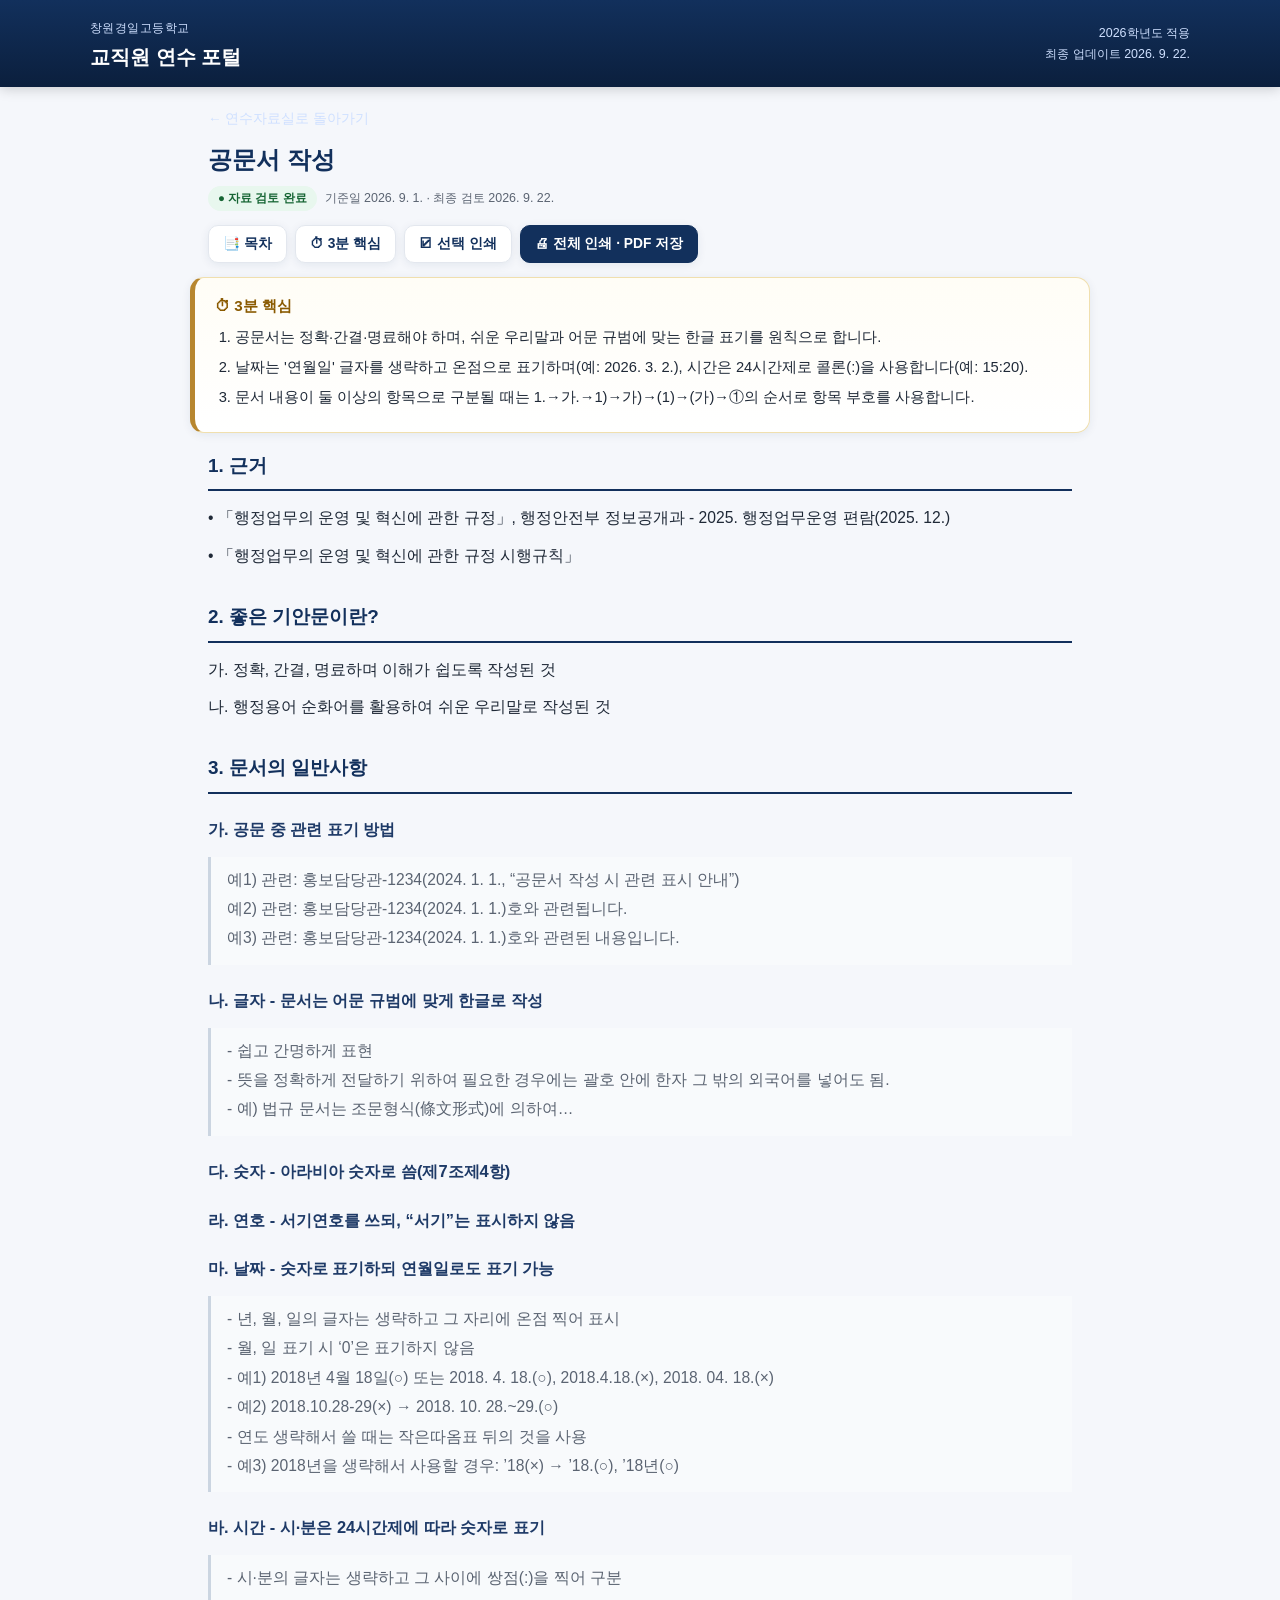
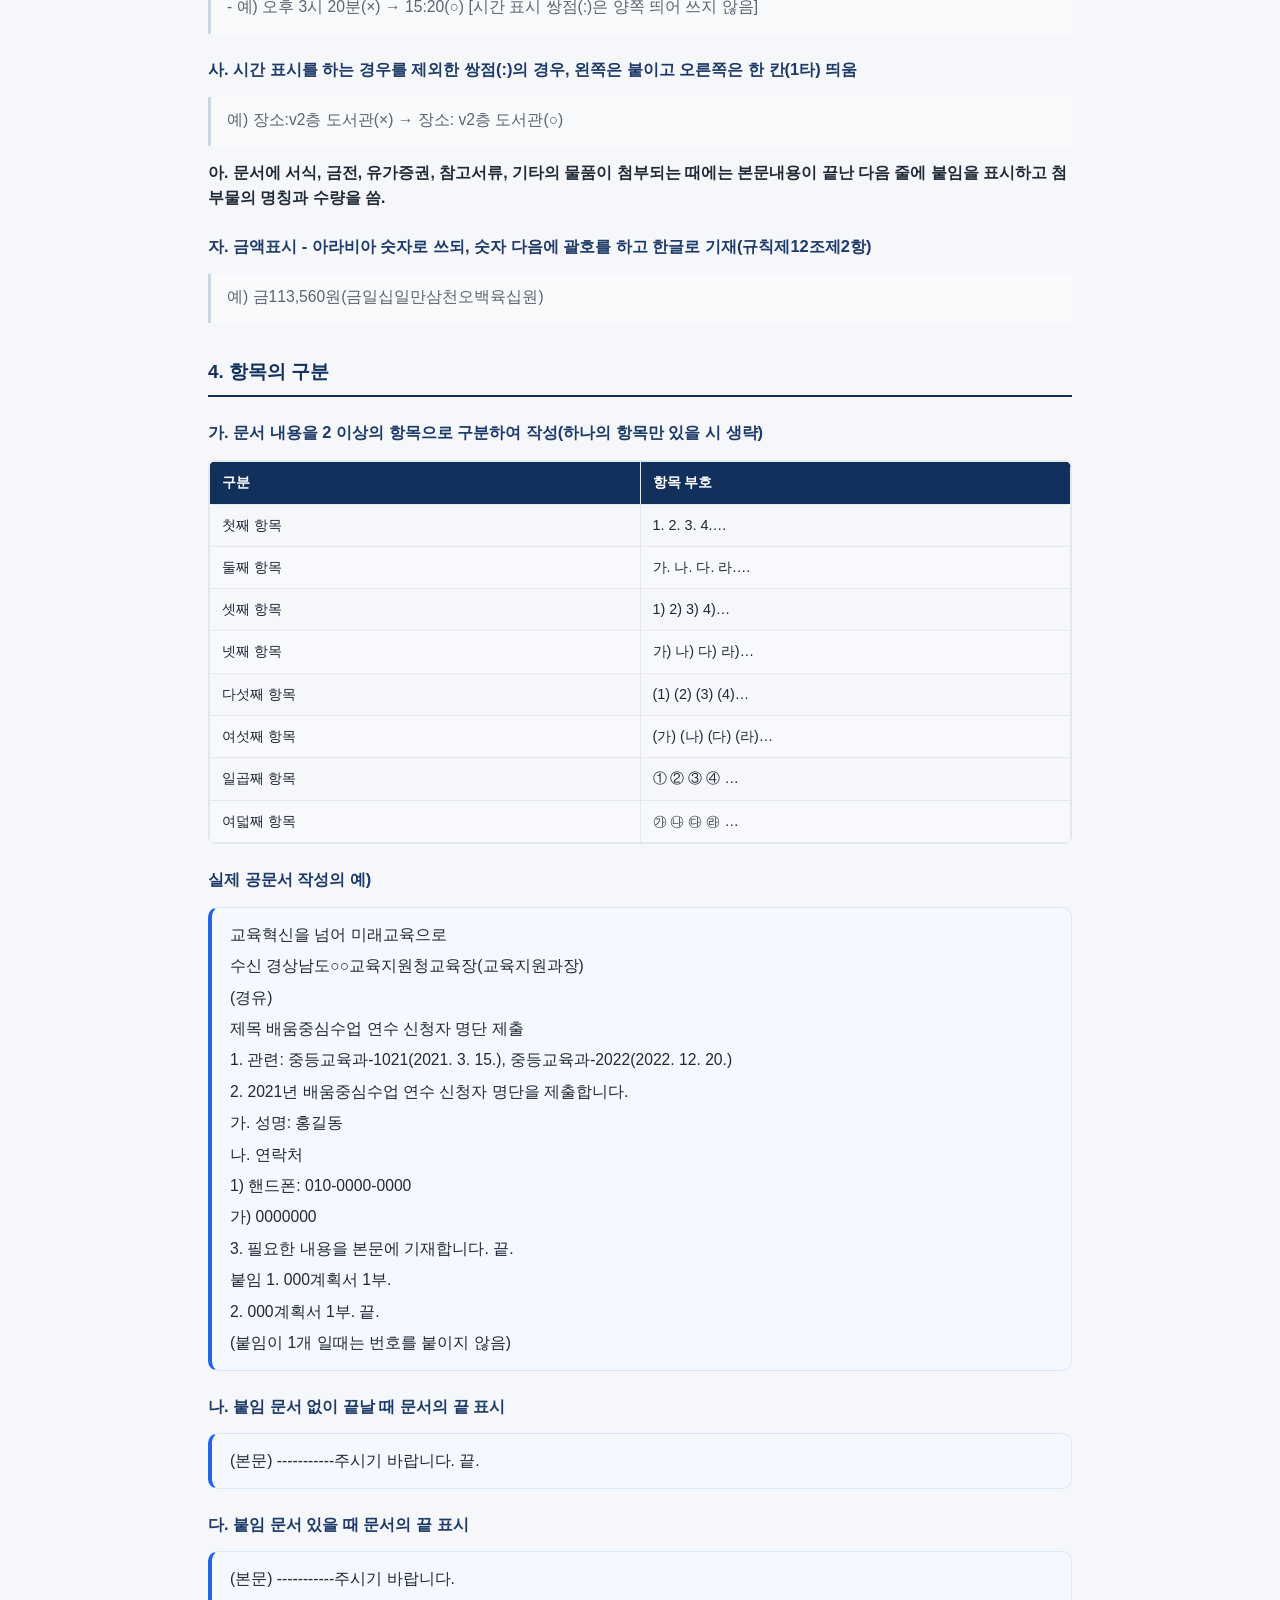
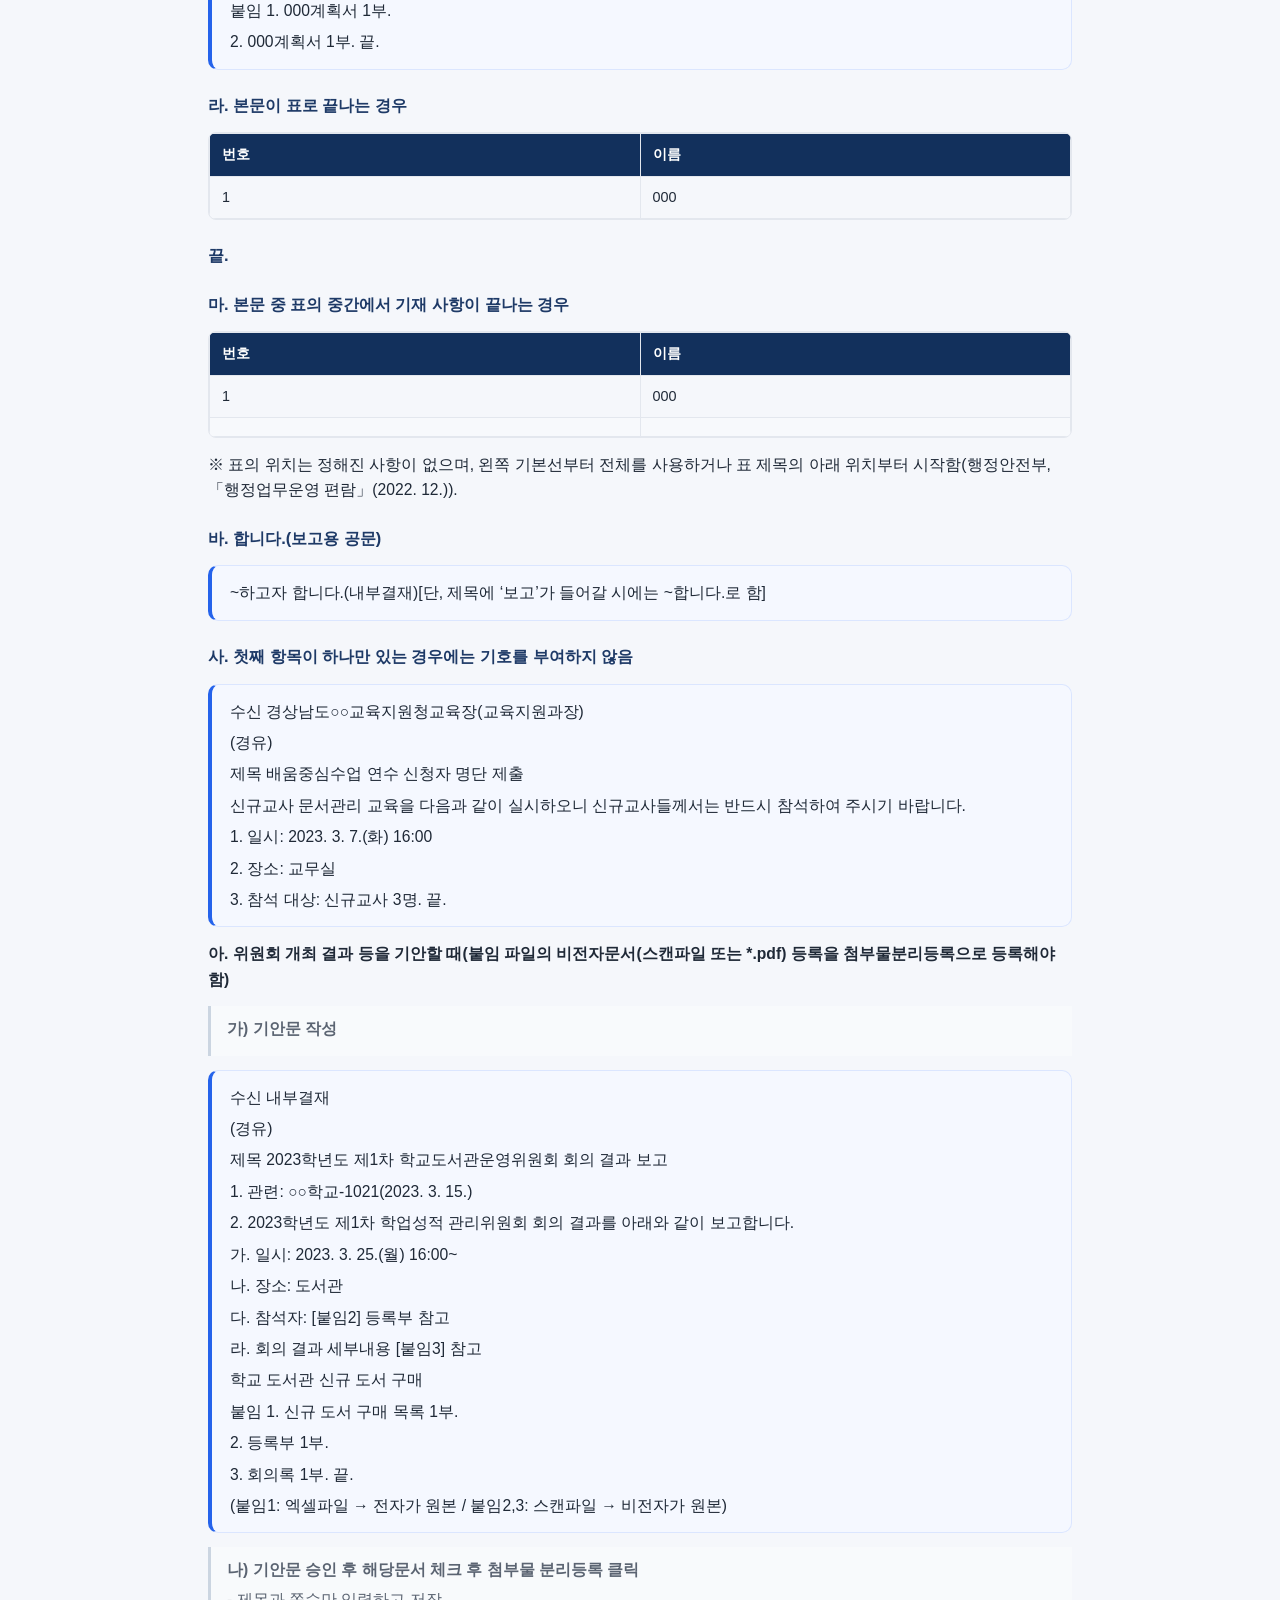
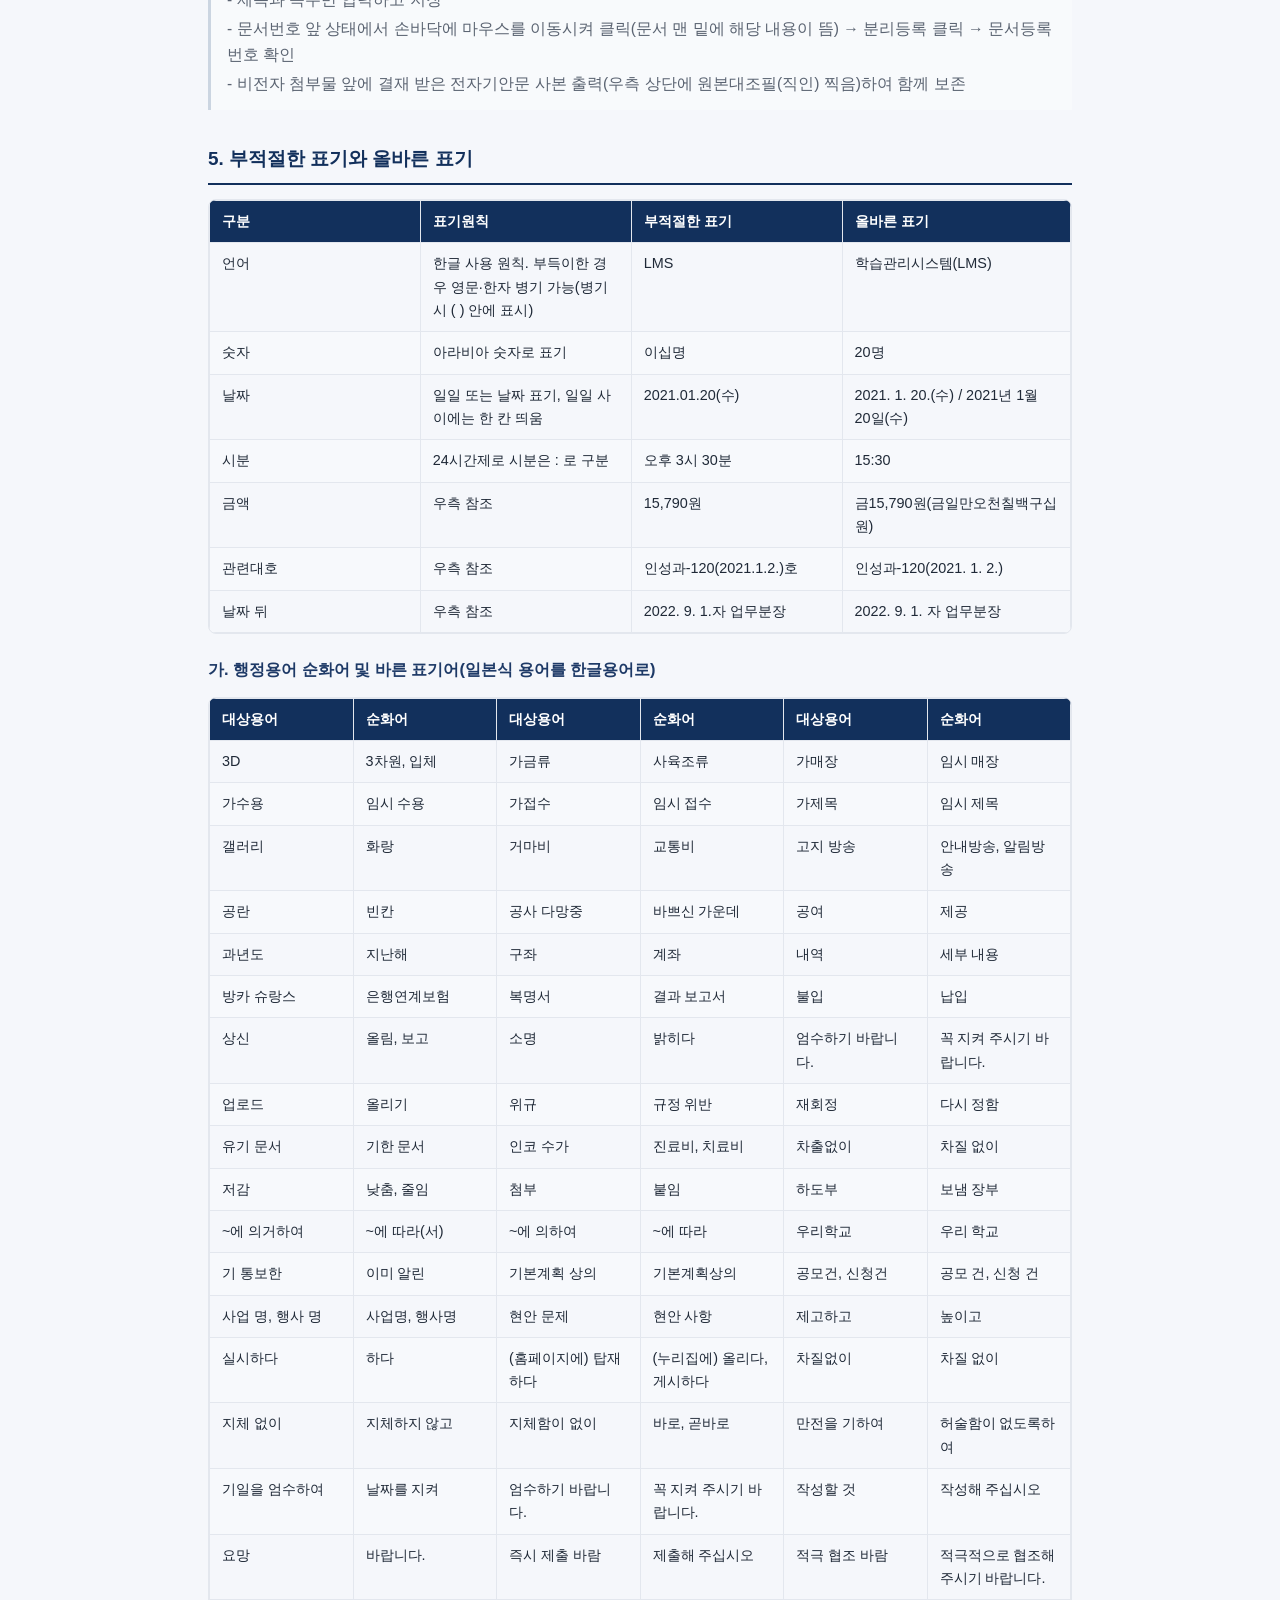
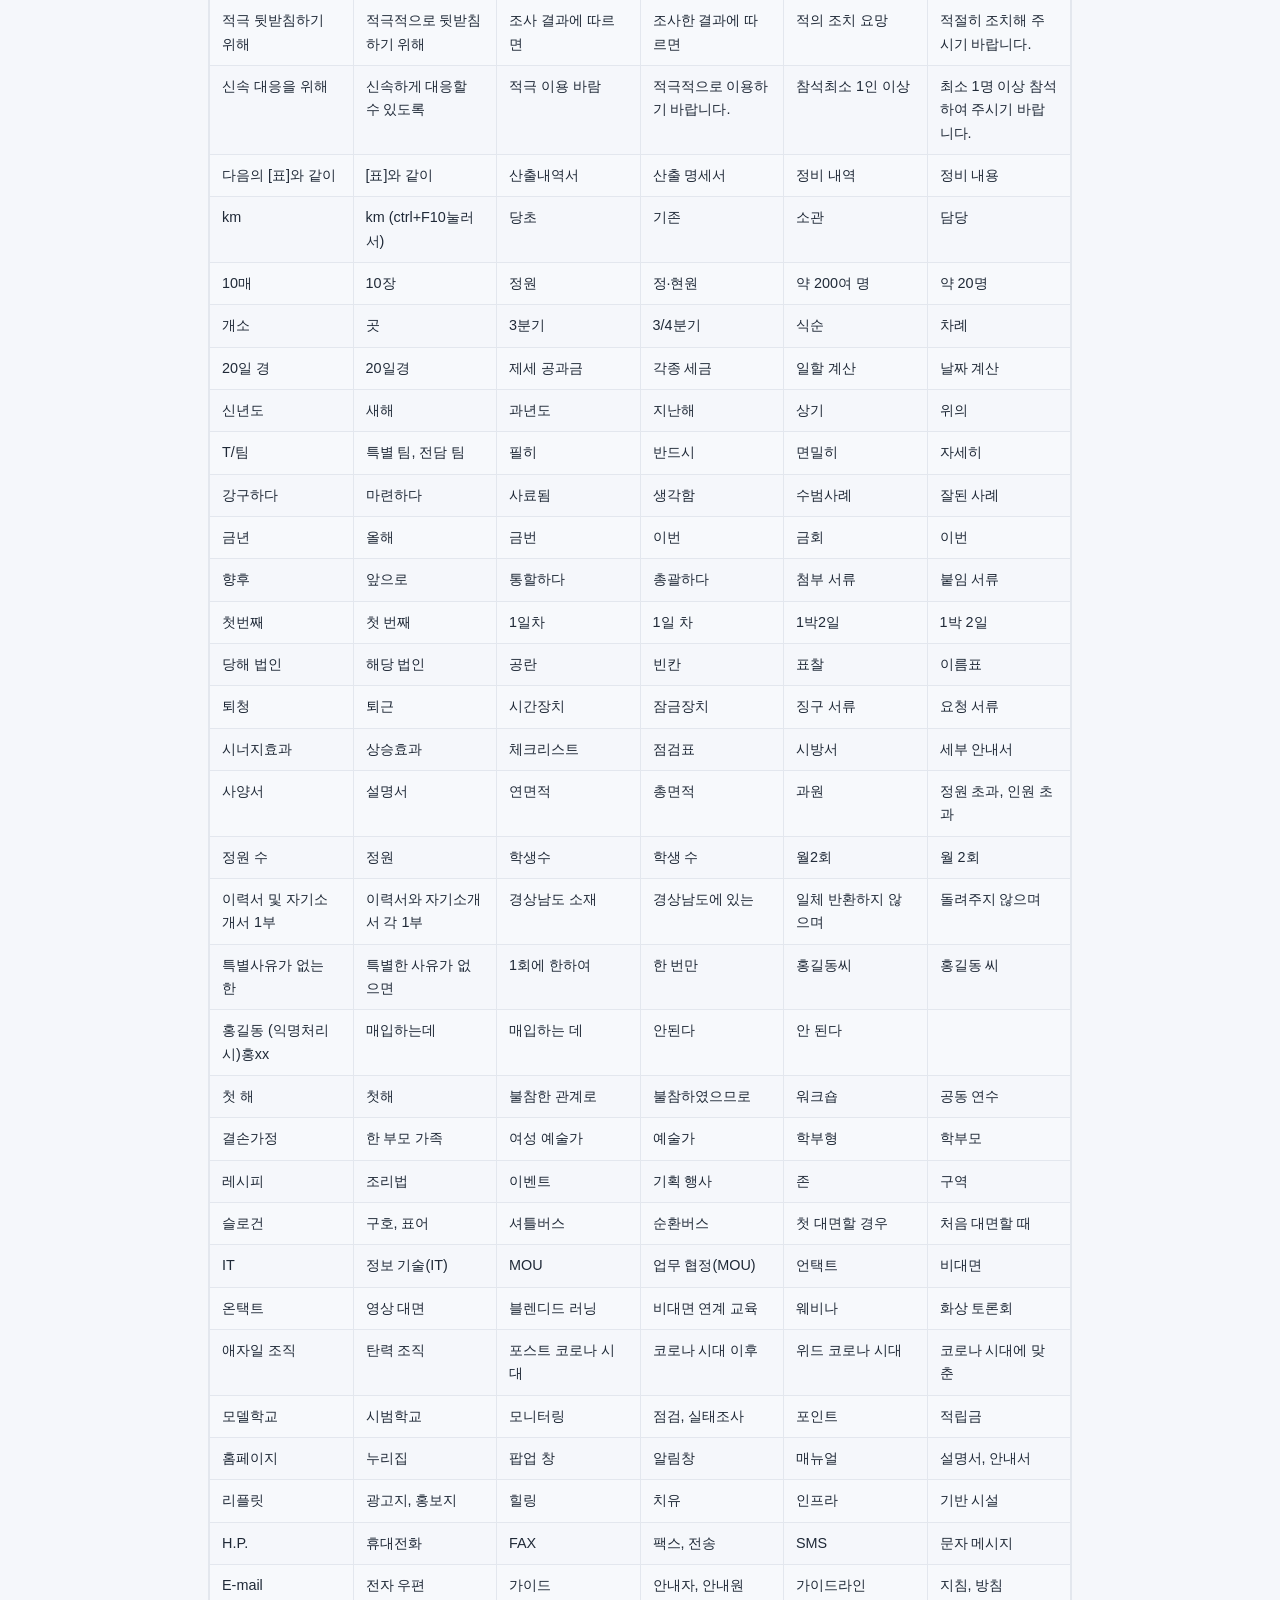
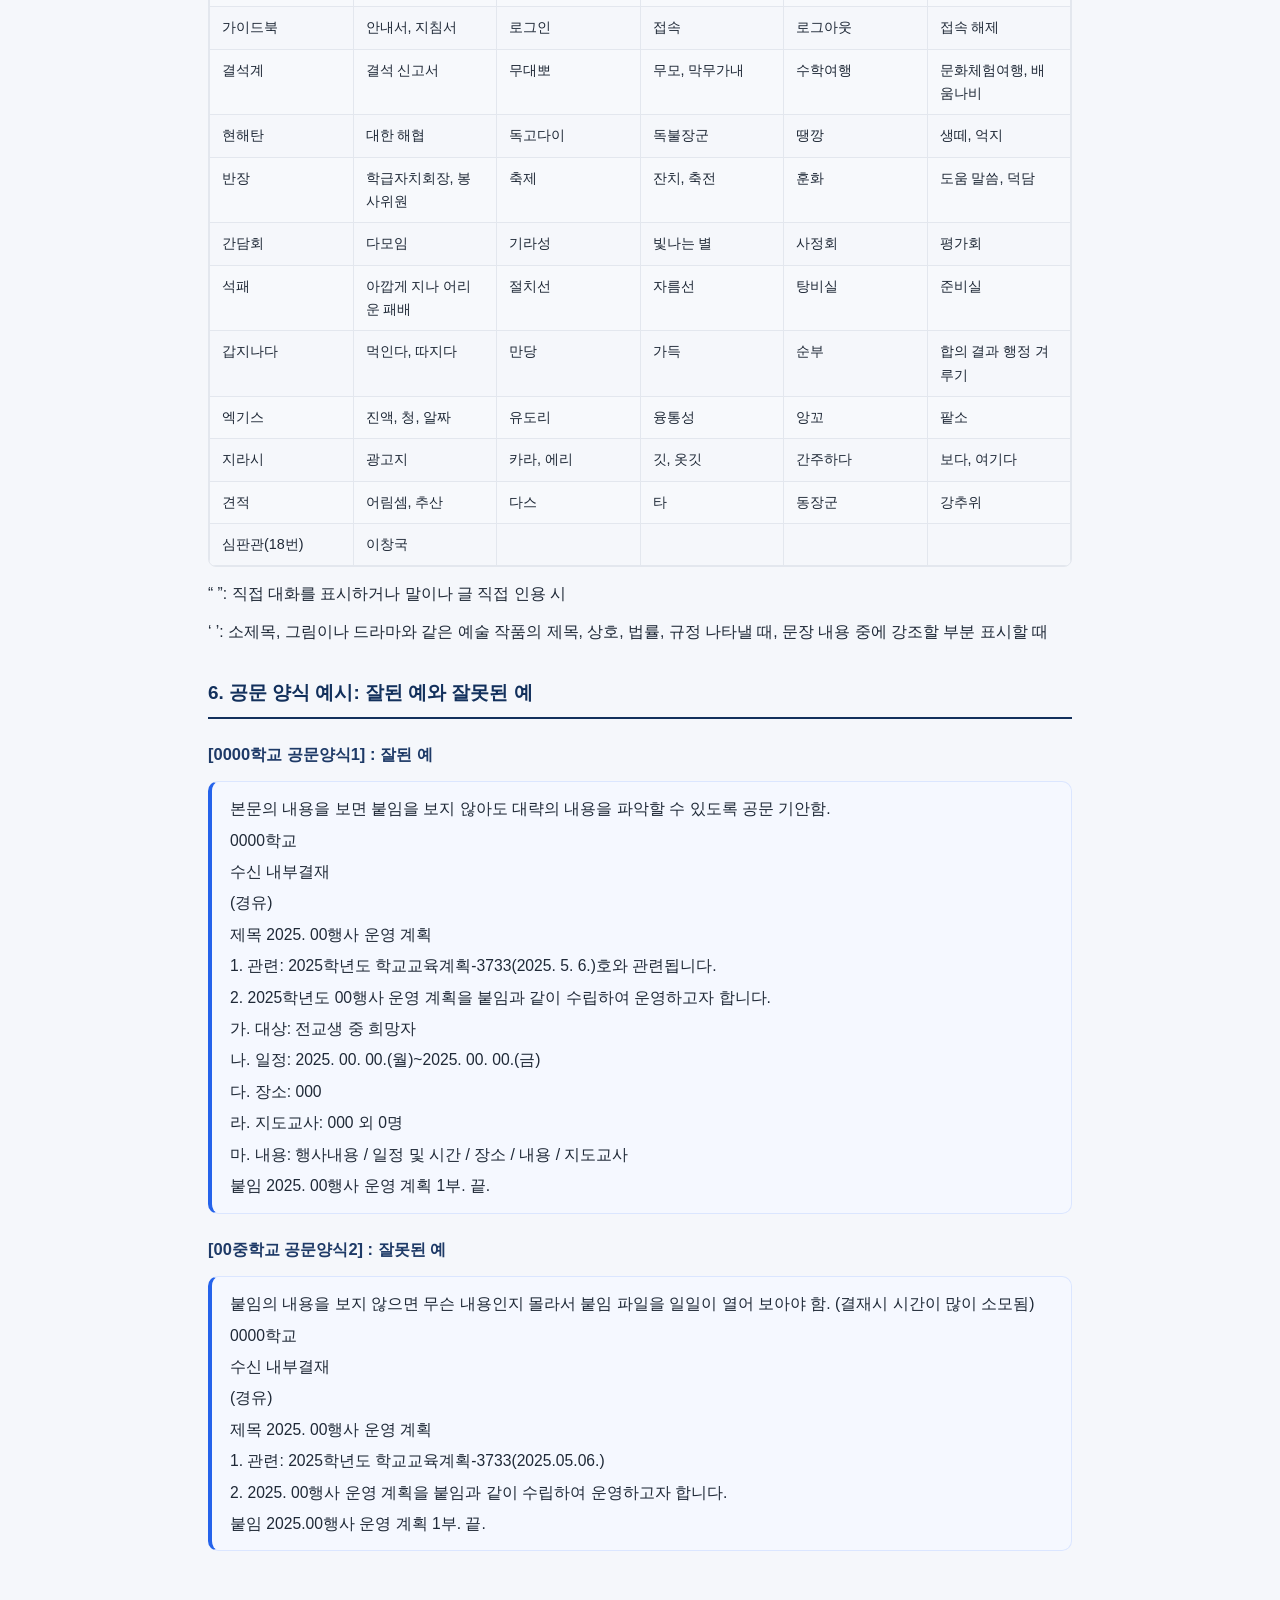
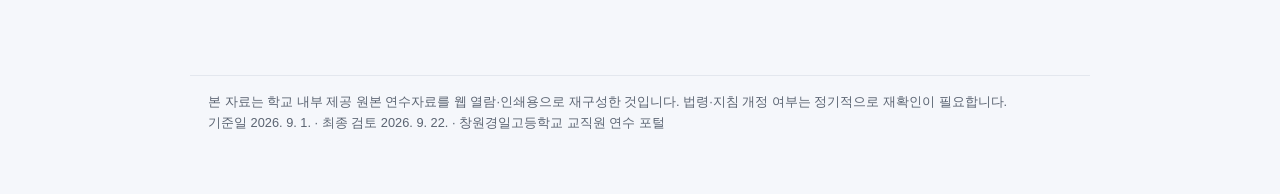
<file: training/2026/document-writing.html>
<!DOCTYPE html>
<html lang="ko">
<head>
<meta charset="UTF-8">
<meta name="viewport" content="width=device-width, initial-scale=1, viewport-fit=cover">
<title>공문서 작성 · 창원경일고 교직원 연수 포털</title>
<link rel="icon" href="data:image/svg+xml,<svg xmlns=%22http://www.w3.org/2000/svg%22 viewBox=%220 0 100 100%22><text y=%22.9em%22 font-size=%2290%22>📘</text></svg>">
<link rel="stylesheet" href="../../style.css">
</head>
<body data-training-id="document-writing">
<script>window.SITE_DEPTH = 2;</script>

<header class="topbar">
  <div class="topbar-inner">
    <div class="brand">
      <a class="home-link" href="../../index.html"><span class="school">창원경일고등학교</span><br><span class="title">교직원 연수 포털</span></a>
    </div>
    <div class="topbar-meta" id="pageTopMeta">적용 기준 불러오는 중…</div>
  </div>
</header>

<div class="doc-header">
  <a class="doc-back" href="../../index.html">← 연수자료실로 돌아가기</a>
  <h1 class="doc-title">공문서 작성</h1>
  
  <div class="doc-badges">
    <span class="badge status-badge" id="statusBadge">검토 상태 불러오는 중…</span>
    <span class="meta" id="pageMeta">기준일·최종 검토일 불러오는 중…</span>
  </div>
</div>

<div class="inapp-banner" id="inappBanner">
  <div class="box">
    ⚠ 카카오톡 등 인앱 브라우저에서는 인쇄·PDF 저장이 제한될 수 있습니다. 우측 상단 메뉴에서 <b>Chrome 또는 Safari로 열기</b>를 선택해 주세요.
    <button id="inappCopyBtn">링크 복사</button>
  </div>
</div>

<div class="toolbar">
  <button class="tb-btn" data-toggle-panel="tocPanel">📑 목차</button>
  <button class="tb-btn" data-toggle-panel="quick3Panel">⏱ 3분 핵심</button>
  <button class="tb-btn" data-toggle-panel="selectPrintPanel">☑ 선택 인쇄</button>
  <button class="tb-btn primary" id="fullPrintBtn">🖨 전체 인쇄 · PDF 저장</button>
</div>

<div class="panel" id="tocPanel">
  <h4>목차</h4>
  <ul class="toc-list">
    <li><a class="" href="#1-근거">1. 근거</a></li>
    <li><a class="" href="#2-좋은-기안문이란">2. 좋은 기안문이란?</a></li>
    <li><a class="" href="#3-문서의-일반사항">3. 문서의 일반사항</a></li>
    <li><a class="lvl3" href="#가-공문-중-관련-표기-방법">가. 공문 중 관련 표기 방법</a></li>
    <li><a class="lvl3" href="#나-글자-문서는-어문-규범에-맞게-한글로-작성">나. 글자 - 문서는 어문 규범에 맞게 한글로 작성</a></li>
    <li><a class="lvl3" href="#다-숫자-아라비아-숫자로-씀-제7조제4항">다. 숫자 - 아라비아 숫자로 씀(제7조제4항)</a></li>
    <li><a class="lvl3" href="#라-연호-서기연호를-쓰되-서기-는-표시하지-않음">라. 연호 - 서기연호를 쓰되, “서기”는 표시하지 않음</a></li>
    <li><a class="lvl3" href="#마-날짜-숫자로-표기하되-연월일로도-표기-가능">마. 날짜 - 숫자로 표기하되 연월일로도 표기 가능</a></li>
    <li><a class="lvl3" href="#바-시간-시-분은-24시간제에-따라-숫자로-표기">바. 시간 - 시·분은 24시간제에 따라 숫자로 표기</a></li>
    <li><a class="lvl3" href="#사-시간-표시를-하는-경우를-제외한-쌍점-의-경우-왼쪽은-붙이고-오른쪽은">사. 시간 표시를 하는 경우를 제외한 쌍점(:)의 경우, 왼쪽은 붙이고 오른쪽은 한 칸(1타) 띄움</a></li>
    <li><a class="lvl3" href="#자-금액표시-아라비아-숫자로-쓰되-숫자-다음에-괄호를-하고-한글로-기재-">자. 금액표시 - 아라비아 숫자로 쓰되, 숫자 다음에 괄호를 하고 한글로 기재(규칙제12조제2항)</a></li>
    <li><a class="" href="#4-항목의-구분">4. 항목의 구분</a></li>
    <li><a class="lvl3" href="#가-문서-내용을-2-이상의-항목으로-구분하여-작성-하나의-항목만-있을-시">가. 문서 내용을 2 이상의 항목으로 구분하여 작성(하나의 항목만 있을 시 생략)</a></li>
    <li><a class="lvl3" href="#실제-공문서-작성의-예">실제 공문서 작성의 예)</a></li>
    <li><a class="lvl3" href="#나-붙임-문서-없이-끝날-때-문서의-끝-표시">나. 붙임 문서 없이 끝날 때 문서의 끝 표시</a></li>
    <li><a class="lvl3" href="#다-붙임-문서-있을-때-문서의-끝-표시">다. 붙임 문서 있을 때 문서의 끝 표시</a></li>
    <li><a class="lvl3" href="#라-본문이-표로-끝나는-경우">라. 본문이 표로 끝나는 경우</a></li>
    <li><a class="lvl3" href="#끝">끝.</a></li>
    <li><a class="lvl3" href="#마-본문-중-표의-중간에서-기재-사항이-끝나는-경우">마. 본문 중 표의 중간에서 기재 사항이 끝나는 경우</a></li>
    <li><a class="lvl3" href="#바-합니다-보고용-공문">바. 합니다.(보고용 공문)</a></li>
    <li><a class="lvl3" href="#사-첫째-항목이-하나만-있는-경우에는-기호를-부여하지-않음">사. 첫째 항목이 하나만 있는 경우에는 기호를 부여하지 않음</a></li>
    <li><a class="" href="#5-부적절한-표기와-올바른-표기">5. 부적절한 표기와 올바른 표기</a></li>
    <li><a class="lvl3" href="#가-행정용어-순화어-및-바른-표기어-일본식-용어를-한글용어로">가. 행정용어 순화어 및 바른 표기어(일본식 용어를 한글용어로)</a></li>
    <li><a class="" href="#6-공문-양식-예시-잘된-예와-잘못된-예">6. 공문 양식 예시: 잘된 예와 잘못된 예</a></li>
    <li><a class="lvl3" href="#0000학교-공문양식1-잘된-예">[0000학교 공문양식1] : 잘된 예</a></li>
    <li><a class="lvl3" href="#00중학교-공문양식2-잘못된-예">[00중학교 공문양식2] : 잘못된 예</a></li>
  </ul>
</div>

<div class="panel" id="quick3Panel">
  <h4>⏱ 3분 핵심</h4>
  <ol>
    <li>공문서는 정확·간결·명료해야 하며, 쉬운 우리말과 어문 규범에 맞는 한글 표기를 원칙으로 합니다.</li>
    <li>날짜는 '연월일' 글자를 생략하고 온점으로 표기하며(예: 2026. 3. 2.), 시간은 24시간제로 콜론(:)을 사용합니다(예: 15:20).</li>
    <li>문서 내용이 둘 이상의 항목으로 구분될 때는 1.→가.→1)→가)→(1)→(가)→①의 순서로 항목 부호를 사용합니다.</li>
  </ol>
</div>

<div class="panel" id="selectPrintPanel">
  <h4>☑ 원하는 항목만 선택해서 인쇄 / PDF 저장</h4>
  <div class="select-print-list" id="selectPrintList">
    <label><input type="checkbox" checked data-target="psec-1"> 1. 근거</label>
    <label><input type="checkbox" checked data-target="psec-2"> 2. 좋은 기안문이란?</label>
    <label><input type="checkbox" checked data-target="psec-3"> 3. 문서의 일반사항</label>
    <label><input type="checkbox" checked data-target="psec-4"> 4. 항목의 구분</label>
    <label><input type="checkbox" checked data-target="psec-5"> 5. 부적절한 표기와 올바른 표기</label>
    <label><input type="checkbox" checked data-target="psec-6"> 6. 공문 양식 예시: 잘된 예와 잘못된 예</label>
  </div>
  <div class="select-print-actions">
    <button id="selectAllBtn" type="button">전체 선택</button>
    <button id="selectPrintGoBtn" type="button" class="go">선택 항목 인쇄 · PDF 저장</button>
  </div>
</div>

<div class="quick3-box">
  <h4>⏱ 3분 핵심</h4>
  <ol>
    <li>공문서는 정확·간결·명료해야 하며, 쉬운 우리말과 어문 규범에 맞는 한글 표기를 원칙으로 합니다.</li>
    <li>날짜는 '연월일' 글자를 생략하고 온점으로 표기하며(예: 2026. 3. 2.), 시간은 24시간제로 콜론(:)을 사용합니다(예: 15:20).</li>
    <li>문서 내용이 둘 이상의 항목으로 구분될 때는 1.→가.→1)→가)→(1)→(가)→①의 순서로 항목 부호를 사용합니다.</li>
  </ol>
</div>

<article class="doc-content">


<section class="tr-section" id="psec-1"><h2 id="1-근거">1. 근거</h2>
<p>• 「행정업무의 운영 및 혁신에 관한 규정」, 행정안전부 정보공개과 - 2025. 행정업무운영 편람(2025. 12.)</p>
<p>• 「행정업무의 운영 및 혁신에 관한 규정 시행규칙」</p>
</section><section class="tr-section" id="psec-2"><h2 id="2-좋은-기안문이란">2. 좋은 기안문이란?</h2>
<p>가. 정확, 간결, 명료하며 이해가 쉽도록 작성된 것</p>
<p>나. 행정용어 순화어를 활용하여 쉬운 우리말로 작성된 것</p>
</section><section class="tr-section" id="psec-3"><h2 id="3-문서의-일반사항">3. 문서의 일반사항</h2>
<h3 id="가-공문-중-관련-표기-방법">가. 공문 중 관련 표기 방법</h3>
<blockquote class="note-block">
<p>예1) 관련: 홍보담당관-1234(2024. 1. 1., “공문서 작성 시 관련 표시 안내”)</p>
<p>예2) 관련: 홍보담당관-1234(2024. 1. 1.)호와 관련됩니다.</p>
<p>예3) 관련: 홍보담당관-1234(2024. 1. 1.)호와 관련된 내용입니다.</p>
</blockquote>
<h3 id="나-글자-문서는-어문-규범에-맞게-한글로-작성">나. 글자 - 문서는 어문 규범에 맞게 한글로 작성</h3>
<blockquote class="note-block">
<p>- 쉽고 간명하게 표현</p>
<p>- 뜻을 정확하게 전달하기 위하여 필요한 경우에는 괄호 안에 한자 그 밖의 외국어를 넣어도 됨.</p>
<p>- 예) 법규 문서는 조문형식(條文形式)에 의하여…</p>
</blockquote>
<h3 id="다-숫자-아라비아-숫자로-씀-제7조제4항">다. 숫자 - 아라비아 숫자로 씀(제7조제4항)</h3>
<h3 id="라-연호-서기연호를-쓰되-서기-는-표시하지-않음">라. 연호 - 서기연호를 쓰되, “서기”는 표시하지 않음</h3>
<h3 id="마-날짜-숫자로-표기하되-연월일로도-표기-가능">마. 날짜 - 숫자로 표기하되 연월일로도 표기 가능</h3>
<blockquote class="note-block">
<p>- 년, 월, 일의 글자는 생략하고 그 자리에 온점 찍어 표시</p>
<p>- 월, 일 표기 시 ‘0’은 표기하지 않음</p>
<p>- 예1) 2018년 4월 18일(○) 또는 2018. 4. 18.(○), 2018.4.18.(×), 2018. 04. 18.(×)</p>
<p>- 예2) 2018.10.28-29(×) → 2018. 10. 28.~29.(○)</p>
<p>- 연도 생략해서 쓸 때는 작은따옴표 뒤의 것을 사용</p>
<p>- 예3) 2018년을 생략해서 사용할 경우: ’18(×) → ’18.(○), ’18년(○)</p>
</blockquote>
<h3 id="바-시간-시-분은-24시간제에-따라-숫자로-표기">바. 시간 - 시·분은 24시간제에 따라 숫자로 표기</h3>
<blockquote class="note-block">
<p>- 시·분의 글자는 생략하고 그 사이에 쌍점(:)을 찍어 구분</p>
<p>- 예) 오후 3시 20분(×) → 15:20(○) [시간 표시 쌍점(:)은 양쪽 띄어 쓰지 않음]</p>
</blockquote>
<h3 id="사-시간-표시를-하는-경우를-제외한-쌍점-의-경우-왼쪽은-붙이고-오른쪽은">사. 시간 표시를 하는 경우를 제외한 쌍점(:)의 경우, 왼쪽은 붙이고 오른쪽은 한 칸(1타) 띄움</h3>
<blockquote class="note-block">
<p>예) 장소:v2층 도서관(×) → 장소: v2층 도서관(○)</p>
</blockquote>
<p><strong>아. 문서에 서식, 금전, 유가증권, 참고서류, 기타의 물품이 첨부되는 때에는 본문내용이 끝난 다음 줄에 붙임을 표시하고 첨부물의 명칭과 수량을 씀.</strong></p>
<h3 id="자-금액표시-아라비아-숫자로-쓰되-숫자-다음에-괄호를-하고-한글로-기재-">자. 금액표시 - 아라비아 숫자로 쓰되, 숫자 다음에 괄호를 하고 한글로 기재(규칙제12조제2항)</h3>
<blockquote class="note-block">
<p>예) 금113,560원(금일십일만삼천오백육십원)</p>
</blockquote>
</section><section class="tr-section" id="psec-4"><h2 id="4-항목의-구분">4. 항목의 구분</h2>
<h3 id="가-문서-내용을-2-이상의-항목으로-구분하여-작성-하나의-항목만-있을-시">가. 문서 내용을 2 이상의 항목으로 구분하여 작성(하나의 항목만 있을 시 생략)</h3>
<div class="table-wrap"><table class="data-table">
<colgroup>
<col style="width: 50%"/>
<col style="width: 50%"/>
</colgroup>
<thead>
<tr class="header">
<th><strong>구분</strong></th>
<th><strong>항목 부호</strong></th>
</tr>
</thead>
<tbody>
<tr class="odd">
<td>첫째 항목</td>
<td>1. 2. 3. 4.…</td>
</tr>
<tr class="even">
<td>둘째 항목</td>
<td>가. 나. 다. 라.…</td>
</tr>
<tr class="odd">
<td>셋째 항목</td>
<td>1) 2) 3) 4)…</td>
</tr>
<tr class="even">
<td>넷째 항목</td>
<td>가) 나) 다) 라)…</td>
</tr>
<tr class="odd">
<td>다섯째 항목</td>
<td>(1) (2) (3) (4)…</td>
</tr>
<tr class="even">
<td>여섯째 항목</td>
<td>(가) (나) (다) (라)…</td>
</tr>
<tr class="odd">
<td>일곱째 항목</td>
<td>① ② ③ ④ …</td>
</tr>
<tr class="even">
<td>여덟째 항목</td>
<td>㉮ ㉯ ㉰ ㉱ …</td>
</tr>
</tbody>
</table></div>
<h3 id="실제-공문서-작성의-예">실제 공문서 작성의 예)</h3>
<div class="info-box"><p>교육혁신을 넘어 미래교육으로</p>
<p>수신 경상남도○○교육지원청교육장(교육지원과장)</p>
<p>(경유)</p>
<p>제목 배움중심수업 연수 신청자 명단 제출</p>
<p>1. 관련: 중등교육과-1021(2021. 3. 15.), 중등교육과-2022(2022. 12. 20.)</p>
<p>2. 2021년 배움중심수업 연수 신청자 명단을 제출합니다.</p>
<p>가. 성명: 홍길동</p>
<p>나. 연락처</p>
<p>1) 핸드폰: 010-0000-0000</p>
<p>가) 0000000</p>
<p>3. 필요한 내용을 본문에 기재합니다. 끝.</p>
<p>붙임 1. 000계획서 1부.</p>
<p>2. 000계획서 1부. 끝.</p>
<p>(붙임이 1개 일때는 번호를 붙이지 않음)</p></div>
<h3 id="나-붙임-문서-없이-끝날-때-문서의-끝-표시">나. 붙임 문서 없이 끝날 때 문서의 끝 표시</h3>
<div class="info-box">(본문) -----------주시기 바랍니다. 끝.</div>
<h3 id="다-붙임-문서-있을-때-문서의-끝-표시">다. 붙임 문서 있을 때 문서의 끝 표시</h3>
<div class="info-box"><p>(본문) -----------주시기 바랍니다.</p>
<p>붙임 1. 000계획서 1부.</p>
<p>2. 000계획서 1부. 끝.</p></div>
<h3 id="라-본문이-표로-끝나는-경우">라. 본문이 표로 끝나는 경우</h3>
<div class="table-wrap"><table class="data-table">
<colgroup>
<col style="width: 50%"/>
<col style="width: 50%"/>
</colgroup>
<thead>
<tr class="header">
<th><strong>번호</strong></th>
<th><strong>이름</strong></th>
</tr>
</thead>
<tbody>
<tr class="odd">
<td>1</td>
<td>000</td>
</tr>
</tbody>
</table></div>
<h3 id="끝">끝.</h3>
<h3 id="마-본문-중-표의-중간에서-기재-사항이-끝나는-경우">마. 본문 중 표의 중간에서 기재 사항이 끝나는 경우</h3>
<div class="table-wrap"><table class="data-table">
<colgroup>
<col style="width: 50%"/>
<col style="width: 50%"/>
</colgroup>
<thead>
<tr class="header">
<th><strong>번호</strong></th>
<th><strong>이름</strong></th>
</tr>
</thead>
<tbody>
<tr class="odd">
<td>1</td>
<td>000</td>
</tr>
<tr class="even">
<td></td>
<td></td>
</tr>
</tbody>
</table></div>
<p>※ 표의 위치는 정해진 사항이 없으며, 왼쪽 기본선부터 전체를 사용하거나 표 제목의 아래 위치부터 시작함(행정안전부, 「행정업무운영 편람」(2022. 12.)).</p>
<h3 id="바-합니다-보고용-공문">바. 합니다.(보고용 공문)</h3>
<div class="info-box">~하고자 합니다.(내부결재)[단, 제목에 ‘보고’가 들어갈 시에는 ~합니다.로 함]</div>
<h3 id="사-첫째-항목이-하나만-있는-경우에는-기호를-부여하지-않음">사. 첫째 항목이 하나만 있는 경우에는 기호를 부여하지 않음</h3>
<div class="info-box"><p>수신 경상남도○○교육지원청교육장(교육지원과장)</p>
<p>(경유)</p>
<p>제목 배움중심수업 연수 신청자 명단 제출</p>
<p>신규교사 문서관리 교육을 다음과 같이 실시하오니 신규교사들께서는 반드시 참석하여 주시기 바랍니다.</p>
<p>1. 일시: 2023. 3. 7.(화) 16:00</p>
<p>2. 장소: 교무실</p>
<p>3. 참석 대상: 신규교사 3명. 끝.</p></div>
<p><strong>아. 위원회 개최 결과 등을 기안할 때(붙임 파일의 비전자문서(스캔파일 또는 *.pdf) 등록을 첨부물분리등록으로 등록해야 함)</strong></p>
<blockquote class="note-block">
<p><strong>가) 기안문 작성</strong></p>
</blockquote>
<div class="info-box"><p>수신 내부결재</p>
<p>(경유)</p>
<p>제목 2023학년도 제1차 학교도서관운영위원회 회의 결과 보고</p>
<p>1. 관련: ○○학교-1021(2023. 3. 15.)</p>
<p>2. 2023학년도 제1차 학업성적 관리위원회 회의 결과를 아래와 같이 보고합니다.</p>
<p>가. 일시: 2023. 3. 25.(월) 16:00~</p>
<p>나. 장소: 도서관</p>
<p>다. 참석자: [붙임2] 등록부 참고</p>
<p>라. 회의 결과 세부내용 [붙임3] 참고</p>
<p>학교 도서관 신규 도서 구매</p>
<p>붙임 1. 신규 도서 구매 목록 1부.</p>
<p>2. 등록부 1부.</p>
<p>3. 회의록 1부. 끝.</p>
<p>(붙임1: 엑셀파일 → 전자가 원본 / 붙임2,3: 스캔파일 → 비전자가 원본)</p></div>
<blockquote class="note-block">
<p><strong>나) 기안문 승인 후 해당문서 체크 후 첨부물 분리등록 클릭</strong></p>
<p>- 제목과 쪽수만 입력하고 저장</p>
<p>- 문서번호 앞 상태에서 손바닥에 마우스를 이동시켜 클릭(문서 맨 밑에 해당 내용이 뜸) → 분리등록 클릭 → 문서등록번호 확인</p>
<p>- 비전자 첨부물 앞에 결재 받은 전자기안문 사본 출력(우측 상단에 원본대조필(직인) 찍음)하여 함께 보존</p>
</blockquote>
</section><section class="tr-section" id="psec-5"><h2 id="5-부적절한-표기와-올바른-표기">5. 부적절한 표기와 올바른 표기</h2>
<div class="table-wrap"><table class="data-table">
<colgroup>
<col style="width: 24%"/>
<col style="width: 24%"/>
<col style="width: 24%"/>
<col style="width: 26%"/>
</colgroup>
<thead>
<tr class="header">
<th><strong>구분</strong></th>
<th><strong>표기원칙</strong></th>
<th><strong>부적절한 표기</strong></th>
<th><strong>올바른 표기</strong></th>
</tr>
</thead>
<tbody>
<tr class="odd">
<td>언어</td>
<td>한글 사용 원칙. 부득이한 경우 영문·한자 병기 가능(병기 시 ( ) 안에 표시)</td>
<td>LMS</td>
<td>학습관리시스템(LMS)</td>
</tr>
<tr class="even">
<td>숫자</td>
<td>아라비아 숫자로 표기</td>
<td>이십명</td>
<td>20명</td>
</tr>
<tr class="odd">
<td>날짜</td>
<td>일일 또는 날짜 표기, 일일 사이에는 한 칸 띄움</td>
<td>2021.01.20(수)</td>
<td>2021. 1. 20.(수) / 2021년 1월 20일(수)</td>
</tr>
<tr class="even">
<td>시분</td>
<td>24시간제로 시분은 : 로 구분</td>
<td>오후 3시 30분</td>
<td>15:30</td>
</tr>
<tr class="odd">
<td>금액</td>
<td>우측 참조</td>
<td>15,790원</td>
<td>금15,790원(금일만오천칠백구십원)</td>
</tr>
<tr class="even">
<td>관련대호</td>
<td>우측 참조</td>
<td>인성과-120(2021.1.2.)호</td>
<td>인성과-120(2021. 1. 2.)</td>
</tr>
<tr class="odd">
<td>날짜 뒤</td>
<td>우측 참조</td>
<td>2022. 9. 1.자 업무분장</td>
<td>2022. 9. 1. 자 업무분장</td>
</tr>
</tbody>
</table></div>
<h3 id="가-행정용어-순화어-및-바른-표기어-일본식-용어를-한글용어로">가. 행정용어 순화어 및 바른 표기어(일본식 용어를 한글용어로)</h3>
<div class="table-wrap"><table class="data-table" style="width:100%;">
<colgroup>
<col style="width: 16%"/>
<col style="width: 16%"/>
<col style="width: 16%"/>
<col style="width: 16%"/>
<col style="width: 16%"/>
<col style="width: 16%"/>
</colgroup>
<thead>
<tr class="header">
<th><strong>대상용어</strong></th>
<th><strong>순화어</strong></th>
<th><strong>대상용어</strong></th>
<th><strong>순화어</strong></th>
<th><strong>대상용어</strong></th>
<th><strong>순화어</strong></th>
</tr>
</thead>
<tbody>
<tr class="odd">
<td>3D</td>
<td>3차원, 입체</td>
<td>가금류</td>
<td>사육조류</td>
<td>가매장</td>
<td>임시 매장</td>
</tr>
<tr class="even">
<td>가수용</td>
<td>임시 수용</td>
<td>가접수</td>
<td>임시 접수</td>
<td>가제목</td>
<td>임시 제목</td>
</tr>
<tr class="odd">
<td>갤러리</td>
<td>화랑</td>
<td>거마비</td>
<td>교통비</td>
<td>고지 방송</td>
<td>안내방송, 알림방송</td>
</tr>
<tr class="even">
<td>공란</td>
<td>빈칸</td>
<td>공사 다망중</td>
<td>바쁘신 가운데</td>
<td>공여</td>
<td>제공</td>
</tr>
<tr class="odd">
<td>과년도</td>
<td>지난해</td>
<td>구좌</td>
<td>계좌</td>
<td>내역</td>
<td>세부 내용</td>
</tr>
<tr class="even">
<td>방카 슈랑스</td>
<td>은행연계보험</td>
<td>복명서</td>
<td>결과 보고서</td>
<td>불입</td>
<td>납입</td>
</tr>
<tr class="odd">
<td>상신</td>
<td>올림, 보고</td>
<td>소명</td>
<td>밝히다</td>
<td>엄수하기 바랍니다.</td>
<td>꼭 지켜 주시기 바랍니다.</td>
</tr>
<tr class="even">
<td>업로드</td>
<td>올리기</td>
<td>위규</td>
<td>규정 위반</td>
<td>재회정</td>
<td>다시 정함</td>
</tr>
<tr class="odd">
<td>유기 문서</td>
<td>기한 문서</td>
<td>인코 수가</td>
<td>진료비, 치료비</td>
<td>차출없이</td>
<td>차질 없이</td>
</tr>
<tr class="even">
<td>저감</td>
<td>낮춤, 줄임</td>
<td>첨부</td>
<td>붙임</td>
<td>하도부</td>
<td>보냄 장부</td>
</tr>
<tr class="odd">
<td>~에 의거하여</td>
<td>~에 따라(서)</td>
<td>~에 의하여</td>
<td>~에 따라</td>
<td>우리학교</td>
<td>우리 학교</td>
</tr>
<tr class="even">
<td>기 통보한</td>
<td>이미 알린</td>
<td>기본계획 상의</td>
<td>기본계획상의</td>
<td>공모건, 신청건</td>
<td>공모 건, 신청 건</td>
</tr>
<tr class="odd">
<td>사업 명, 행사 명</td>
<td>사업명, 행사명</td>
<td>현안 문제</td>
<td>현안 사항</td>
<td>제고하고</td>
<td>높이고</td>
</tr>
<tr class="even">
<td>실시하다</td>
<td>하다</td>
<td>(홈페이지에) 탑재하다</td>
<td>(누리집에) 올리다, 게시하다</td>
<td>차질없이</td>
<td>차질 없이</td>
</tr>
<tr class="odd">
<td>지체 없이</td>
<td>지체하지 않고</td>
<td>지체함이 없이</td>
<td>바로, 곧바로</td>
<td>만전을 기하여</td>
<td>허술함이 없도록하여</td>
</tr>
<tr class="even">
<td>기일을 엄수하여</td>
<td>날짜를 지켜</td>
<td>엄수하기 바랍니다.</td>
<td>꼭 지켜 주시기 바랍니다.</td>
<td>작성할 것</td>
<td>작성해 주십시오</td>
</tr>
<tr class="odd">
<td>요망</td>
<td>바랍니다.</td>
<td>즉시 제출 바람</td>
<td>제출해 주십시오</td>
<td>적극 협조 바람</td>
<td>적극적으로 협조해 주시기 바랍니다.</td>
</tr>
<tr class="even">
<td>적극 뒷받침하기 위해</td>
<td>적극적으로 뒷받침하기 위해</td>
<td>조사 결과에 따르면</td>
<td>조사한 결과에 따르면</td>
<td>적의 조치 요망</td>
<td>적절히 조치해 주시기 바랍니다.</td>
</tr>
<tr class="odd">
<td>신속 대응을 위해</td>
<td>신속하게 대응할 수 있도록</td>
<td>적극 이용 바람</td>
<td>적극적으로 이용하기 바랍니다.</td>
<td>참석최소 1인 이상</td>
<td>최소 1명 이상 참석하여 주시기 바랍니다.</td>
</tr>
<tr class="even">
<td>다음의 [표]와 같이</td>
<td>[표]와 같이</td>
<td>산출내역서</td>
<td>산출 명세서</td>
<td>정비 내역</td>
<td>정비 내용</td>
</tr>
<tr class="odd">
<td>km</td>
<td>km (ctrl+F10눌러서)</td>
<td>당초</td>
<td>기존</td>
<td>소관</td>
<td>담당</td>
</tr>
<tr class="even">
<td>10매</td>
<td>10장</td>
<td>정원</td>
<td>정·현원</td>
<td>약 200여 명</td>
<td>약 20명</td>
</tr>
<tr class="odd">
<td>개소</td>
<td>곳</td>
<td>3분기</td>
<td>3/4분기</td>
<td>식순</td>
<td>차례</td>
</tr>
<tr class="even">
<td>20일 경</td>
<td>20일경</td>
<td>제세 공과금</td>
<td>각종 세금</td>
<td>일할 계산</td>
<td>날짜 계산</td>
</tr>
<tr class="odd">
<td>신년도</td>
<td>새해</td>
<td>과년도</td>
<td>지난해</td>
<td>상기</td>
<td>위의</td>
</tr>
<tr class="even">
<td>T/팀</td>
<td>특별 팀, 전담 팀</td>
<td>필히</td>
<td>반드시</td>
<td>면밀히</td>
<td>자세히</td>
</tr>
<tr class="odd">
<td>강구하다</td>
<td>마련하다</td>
<td>사료됨</td>
<td>생각함</td>
<td>수범사례</td>
<td>잘된 사례</td>
</tr>
<tr class="even">
<td>금년</td>
<td>올해</td>
<td>금번</td>
<td>이번</td>
<td>금회</td>
<td>이번</td>
</tr>
<tr class="odd">
<td>향후</td>
<td>앞으로</td>
<td>통할하다</td>
<td>총괄하다</td>
<td>첨부 서류</td>
<td>붙임 서류</td>
</tr>
<tr class="even">
<td>첫번째</td>
<td>첫 번째</td>
<td>1일차</td>
<td>1일 차</td>
<td>1박2일</td>
<td>1박 2일</td>
</tr>
<tr class="odd">
<td>당해 법인</td>
<td>해당 법인</td>
<td>공란</td>
<td>빈칸</td>
<td>표찰</td>
<td>이름표</td>
</tr>
<tr class="even">
<td>퇴청</td>
<td>퇴근</td>
<td>시간장치</td>
<td>잠금장치</td>
<td>징구 서류</td>
<td>요청 서류</td>
</tr>
<tr class="odd">
<td>시너지효과</td>
<td>상승효과</td>
<td>체크리스트</td>
<td>점검표</td>
<td>시방서</td>
<td>세부 안내서</td>
</tr>
<tr class="even">
<td>사양서</td>
<td>설명서</td>
<td>연면적</td>
<td>총면적</td>
<td>과원</td>
<td>정원 초과, 인원 초과</td>
</tr>
<tr class="odd">
<td>정원 수</td>
<td>정원</td>
<td>학생수</td>
<td>학생 수</td>
<td>월2회</td>
<td>월 2회</td>
</tr>
<tr class="even">
<td>이력서 및 자기소개서 1부</td>
<td>이력서와 자기소개서 각 1부</td>
<td>경상남도 소재</td>
<td>경상남도에 있는</td>
<td>일체 반환하지 않으며</td>
<td>돌려주지 않으며</td>
</tr>
<tr class="odd">
<td>특별사유가 없는 한</td>
<td>특별한 사유가 없으면</td>
<td>1회에 한하여</td>
<td>한 번만</td>
<td>홍길동씨</td>
<td>홍길동 씨</td>
</tr>
<tr class="even">
<td>홍길동 (익명처리시)홍xx</td>
<td>매입하는데</td>
<td>매입하는 데</td>
<td>안된다</td>
<td>안 된다</td>
<td></td>
</tr>
<tr class="odd">
<td>첫 해</td>
<td>첫해</td>
<td>불참한 관계로</td>
<td>불참하였으므로</td>
<td>워크숍</td>
<td>공동 연수</td>
</tr>
<tr class="even">
<td>결손가정</td>
<td>한 부모 가족</td>
<td>여성 예술가</td>
<td>예술가</td>
<td>학부형</td>
<td>학부모</td>
</tr>
<tr class="odd">
<td>레시피</td>
<td>조리법</td>
<td>이벤트</td>
<td>기획 행사</td>
<td>존</td>
<td>구역</td>
</tr>
<tr class="even">
<td>슬로건</td>
<td>구호, 표어</td>
<td>셔틀버스</td>
<td>순환버스</td>
<td>첫 대면할 경우</td>
<td>처음 대면할 때</td>
</tr>
<tr class="odd">
<td>IT</td>
<td>정보 기술(IT)</td>
<td>MOU</td>
<td>업무 협정(MOU)</td>
<td>언택트</td>
<td>비대면</td>
</tr>
<tr class="even">
<td>온택트</td>
<td>영상 대면</td>
<td>블렌디드 러닝</td>
<td>비대면 연계 교육</td>
<td>웨비나</td>
<td>화상 토론회</td>
</tr>
<tr class="odd">
<td>애자일 조직</td>
<td>탄력 조직</td>
<td>포스트 코로나 시대</td>
<td>코로나 시대 이후</td>
<td>위드 코로나 시대</td>
<td>코로나 시대에 맞춘</td>
</tr>
<tr class="even">
<td>모델학교</td>
<td>시범학교</td>
<td>모니터링</td>
<td>점검, 실태조사</td>
<td>포인트</td>
<td>적립금</td>
</tr>
<tr class="odd">
<td>홈페이지</td>
<td>누리집</td>
<td>팝업 창</td>
<td>알림창</td>
<td>매뉴얼</td>
<td>설명서, 안내서</td>
</tr>
<tr class="even">
<td>리플릿</td>
<td>광고지, 홍보지</td>
<td>힐링</td>
<td>치유</td>
<td>인프라</td>
<td>기반 시설</td>
</tr>
<tr class="odd">
<td>H.P.</td>
<td>휴대전화</td>
<td>FAX</td>
<td>팩스, 전송</td>
<td>SMS</td>
<td>문자 메시지</td>
</tr>
<tr class="even">
<td>E-mail</td>
<td>전자 우편</td>
<td>가이드</td>
<td>안내자, 안내원</td>
<td>가이드라인</td>
<td>지침, 방침</td>
</tr>
<tr class="odd">
<td>가이드북</td>
<td>안내서, 지침서</td>
<td>로그인</td>
<td>접속</td>
<td>로그아웃</td>
<td>접속 해제</td>
</tr>
<tr class="even">
<td>결석계</td>
<td>결석 신고서</td>
<td>무대뽀</td>
<td>무모, 막무가내</td>
<td>수학여행</td>
<td>문화체험여행, 배움나비</td>
</tr>
<tr class="odd">
<td>현해탄</td>
<td>대한 해협</td>
<td>독고다이</td>
<td>독불장군</td>
<td>땡깡</td>
<td>생떼, 억지</td>
</tr>
<tr class="even">
<td>반장</td>
<td>학급자치회장, 봉사위원</td>
<td>축제</td>
<td>잔치, 축전</td>
<td>훈화</td>
<td>도움 말씀, 덕담</td>
</tr>
<tr class="odd">
<td>간담회</td>
<td>다모임</td>
<td>기라성</td>
<td>빛나는 별</td>
<td>사정회</td>
<td>평가회</td>
</tr>
<tr class="even">
<td>석패</td>
<td>아깝게 지나 어리운 패배</td>
<td>절치선</td>
<td>자름선</td>
<td>탕비실</td>
<td>준비실</td>
</tr>
<tr class="odd">
<td>갑지나다</td>
<td>먹인다, 따지다</td>
<td>만당</td>
<td>가득</td>
<td>순부</td>
<td>합의 결과 행정 겨루기</td>
</tr>
<tr class="even">
<td>엑기스</td>
<td>진액, 청, 알짜</td>
<td>유도리</td>
<td>융통성</td>
<td>앙꼬</td>
<td>팥소</td>
</tr>
<tr class="odd">
<td>지라시</td>
<td>광고지</td>
<td>카라, 에리</td>
<td>깃, 옷깃</td>
<td>간주하다</td>
<td>보다, 여기다</td>
</tr>
<tr class="even">
<td>견적</td>
<td>어림셈, 추산</td>
<td>다스</td>
<td>타</td>
<td>동장군</td>
<td>강추위</td>
</tr>
<tr class="odd">
<td>심판관(18번)</td>
<td>이창국</td>
<td></td>
<td></td>
<td></td>
<td></td>
</tr>
</tbody>
</table></div>
<p>“ ”: 직접 대화를 표시하거나 말이나 글 직접 인용 시</p>
<p>‘ ’: 소제목, 그림이나 드라마와 같은 예술 작품의 제목, 상호, 법률, 규정 나타낼 때, 문장 내용 중에 강조할 부분 표시할 때</p>
</section><section class="tr-section" id="psec-6"><h2 id="6-공문-양식-예시-잘된-예와-잘못된-예">6. 공문 양식 예시: 잘된 예와 잘못된 예</h2>
<h3 id="0000학교-공문양식1-잘된-예">[0000학교 공문양식1] : 잘된 예</h3>
<div class="info-box"><p>본문의 내용을 보면 붙임을 보지 않아도 대략의 내용을 파악할 수 있도록 공문 기안함.</p>
<p>0000학교</p>
<p>수신 내부결재</p>
<p>(경유)</p>
<p>제목 2025. 00행사 운영 계획</p>
<p>1. 관련: 2025학년도 학교교육계획-3733(2025. 5. 6.)호와 관련됩니다.</p>
<p>2. 2025학년도 00행사 운영 계획을 붙임과 같이 수립하여 운영하고자 합니다.</p>
<p>가. 대상: 전교생 중 희망자</p>
<p>나. 일정: 2025. 00. 00.(월)~2025. 00. 00.(금)</p>
<p>다. 장소: 000</p>
<p>라. 지도교사: 000 외 0명</p>
<p>마. 내용: 행사내용 / 일정 및 시간 / 장소 / 내용 / 지도교사</p>
<p>붙임 2025. 00행사 운영 계획 1부. 끝.</p></div>
<h3 id="00중학교-공문양식2-잘못된-예">[00중학교 공문양식2] : 잘못된 예</h3>
<div class="info-box"><p>붙임의 내용을 보지 않으면 무슨 내용인지 몰라서 붙임 파일을 일일이 열어 보아야 함. (결재시 시간이 많이 소모됨)</p>
<p>0000학교</p>
<p>수신 내부결재</p>
<p>(경유)</p>
<p>제목 2025. 00행사 운영 계획</p>
<p>1. 관련: 2025학년도 학교교육계획-3733(2025.05.06.)</p>
<p>2. 2025. 00행사 운영 계획을 붙임과 같이 수립하여 운영하고자 합니다.</p>
<p>붙임 2025.00행사 운영 계획 1부. 끝.</p></div>
</section>
</article>

<div class="doc-footer-note">
  본 자료는 학교 내부 제공 원본 연수자료를 웹 열람·인쇄용으로 재구성한 것입니다. 법령·지침 개정 여부는 정기적으로 재확인이 필요합니다.<br>
  <span id="pageFooterMeta">기준일·최종 검토일 불러오는 중…</span> · 창원경일고등학교 교직원 연수 포털
</div>

<script src="../../data/trainings.js"></script>
<script src="../../app.js"></script>
</body>
</html>
</file>
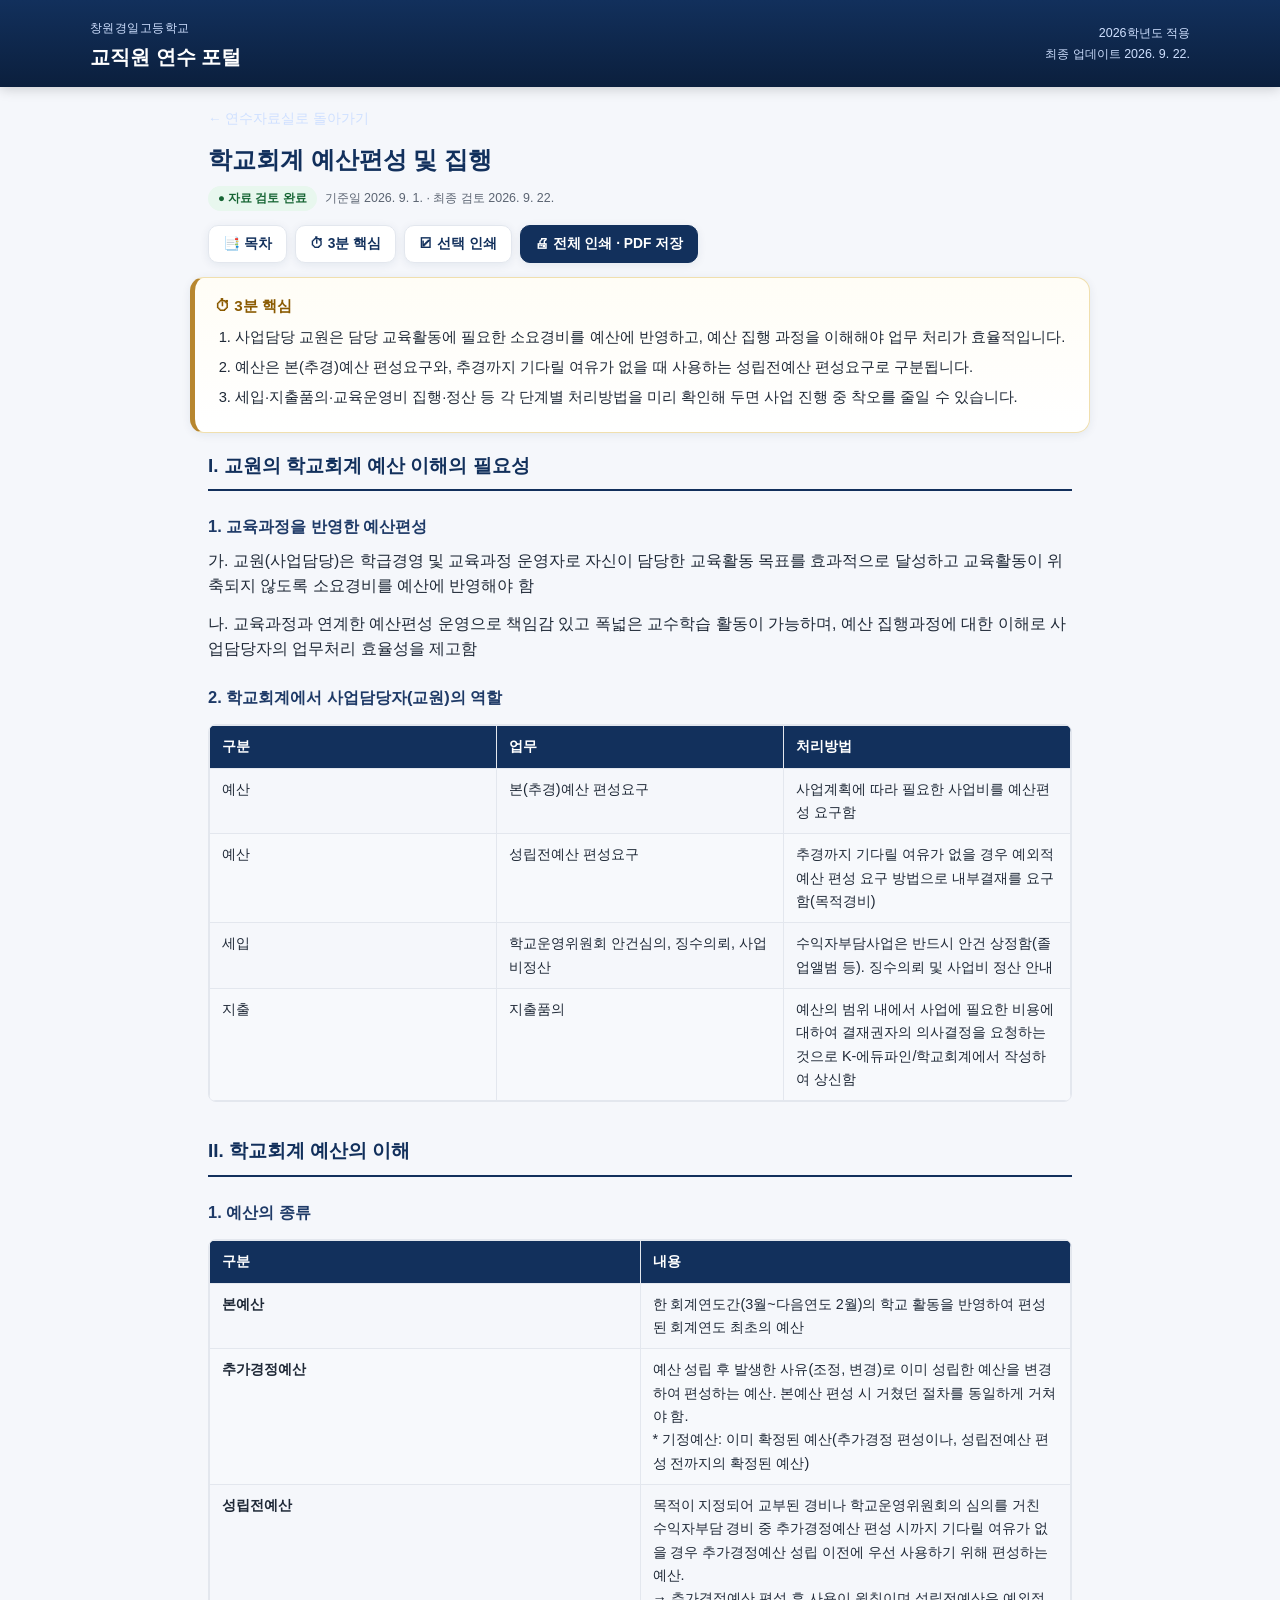
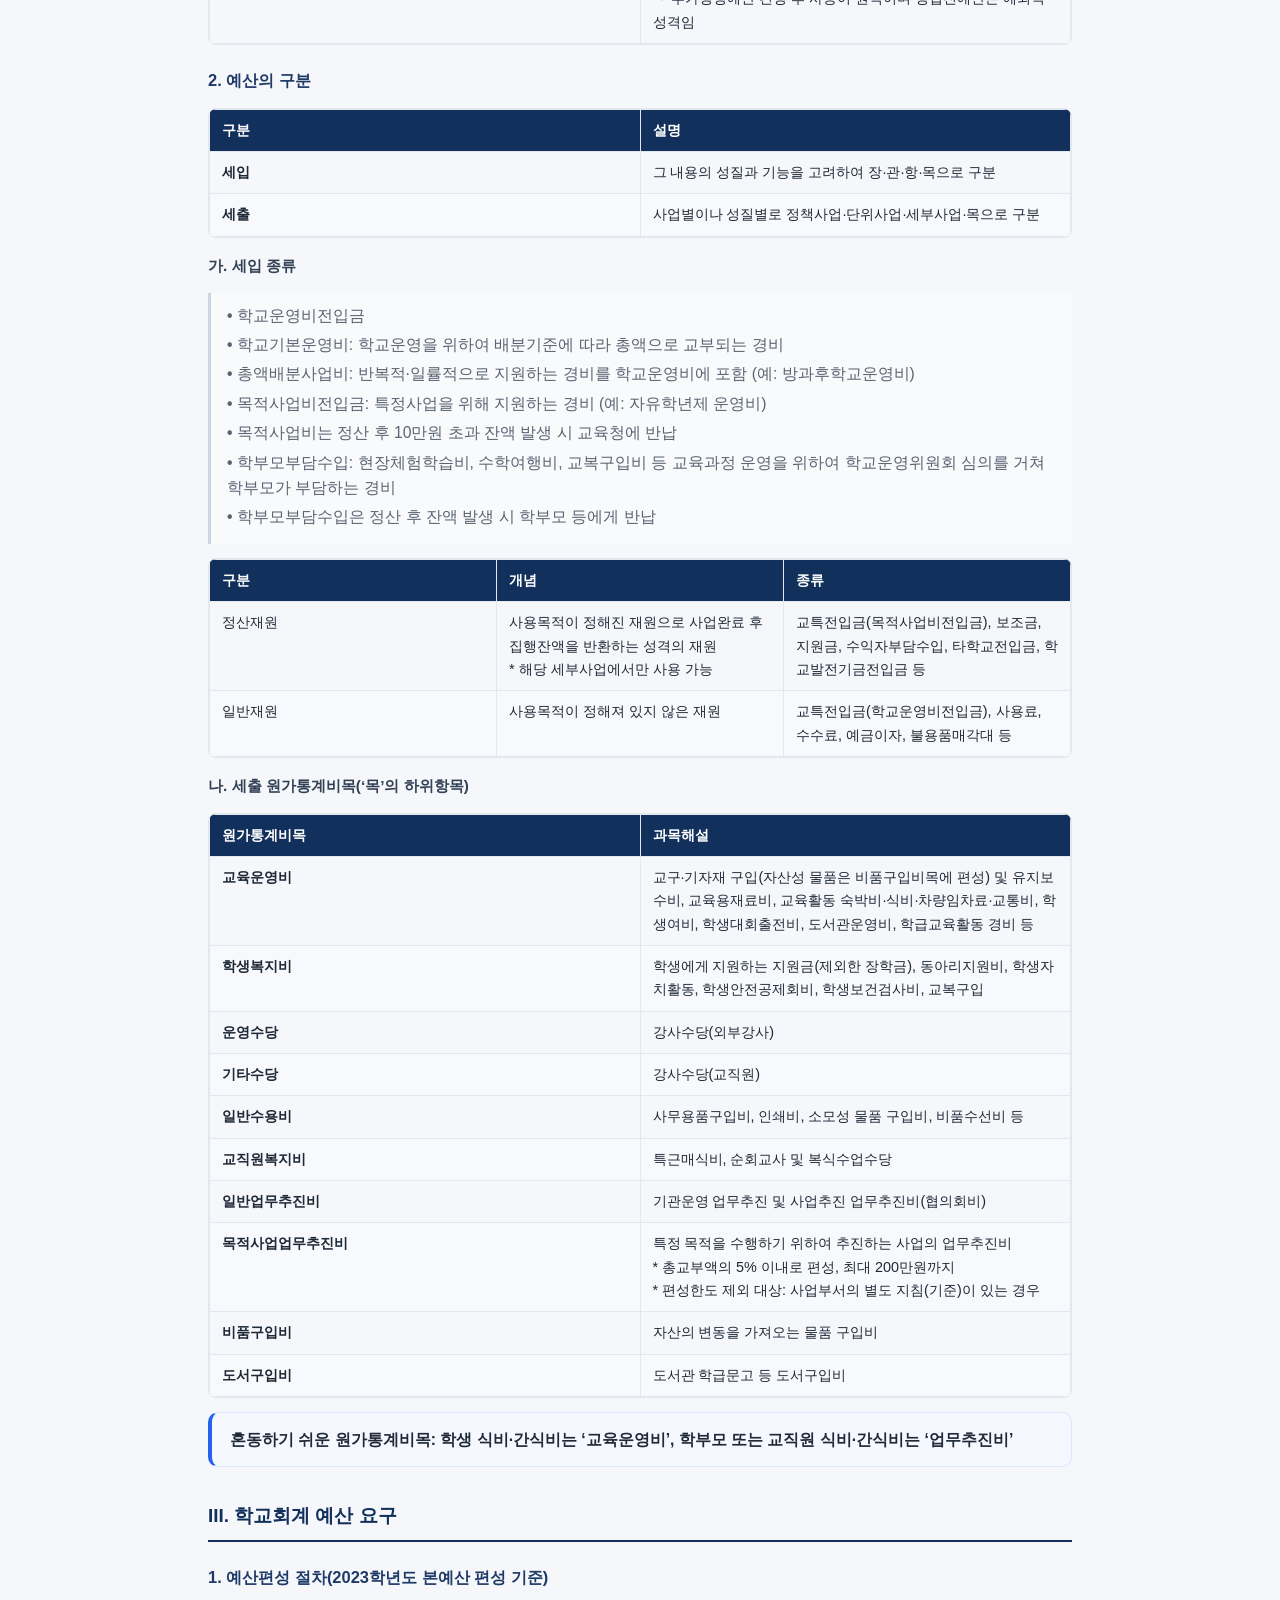
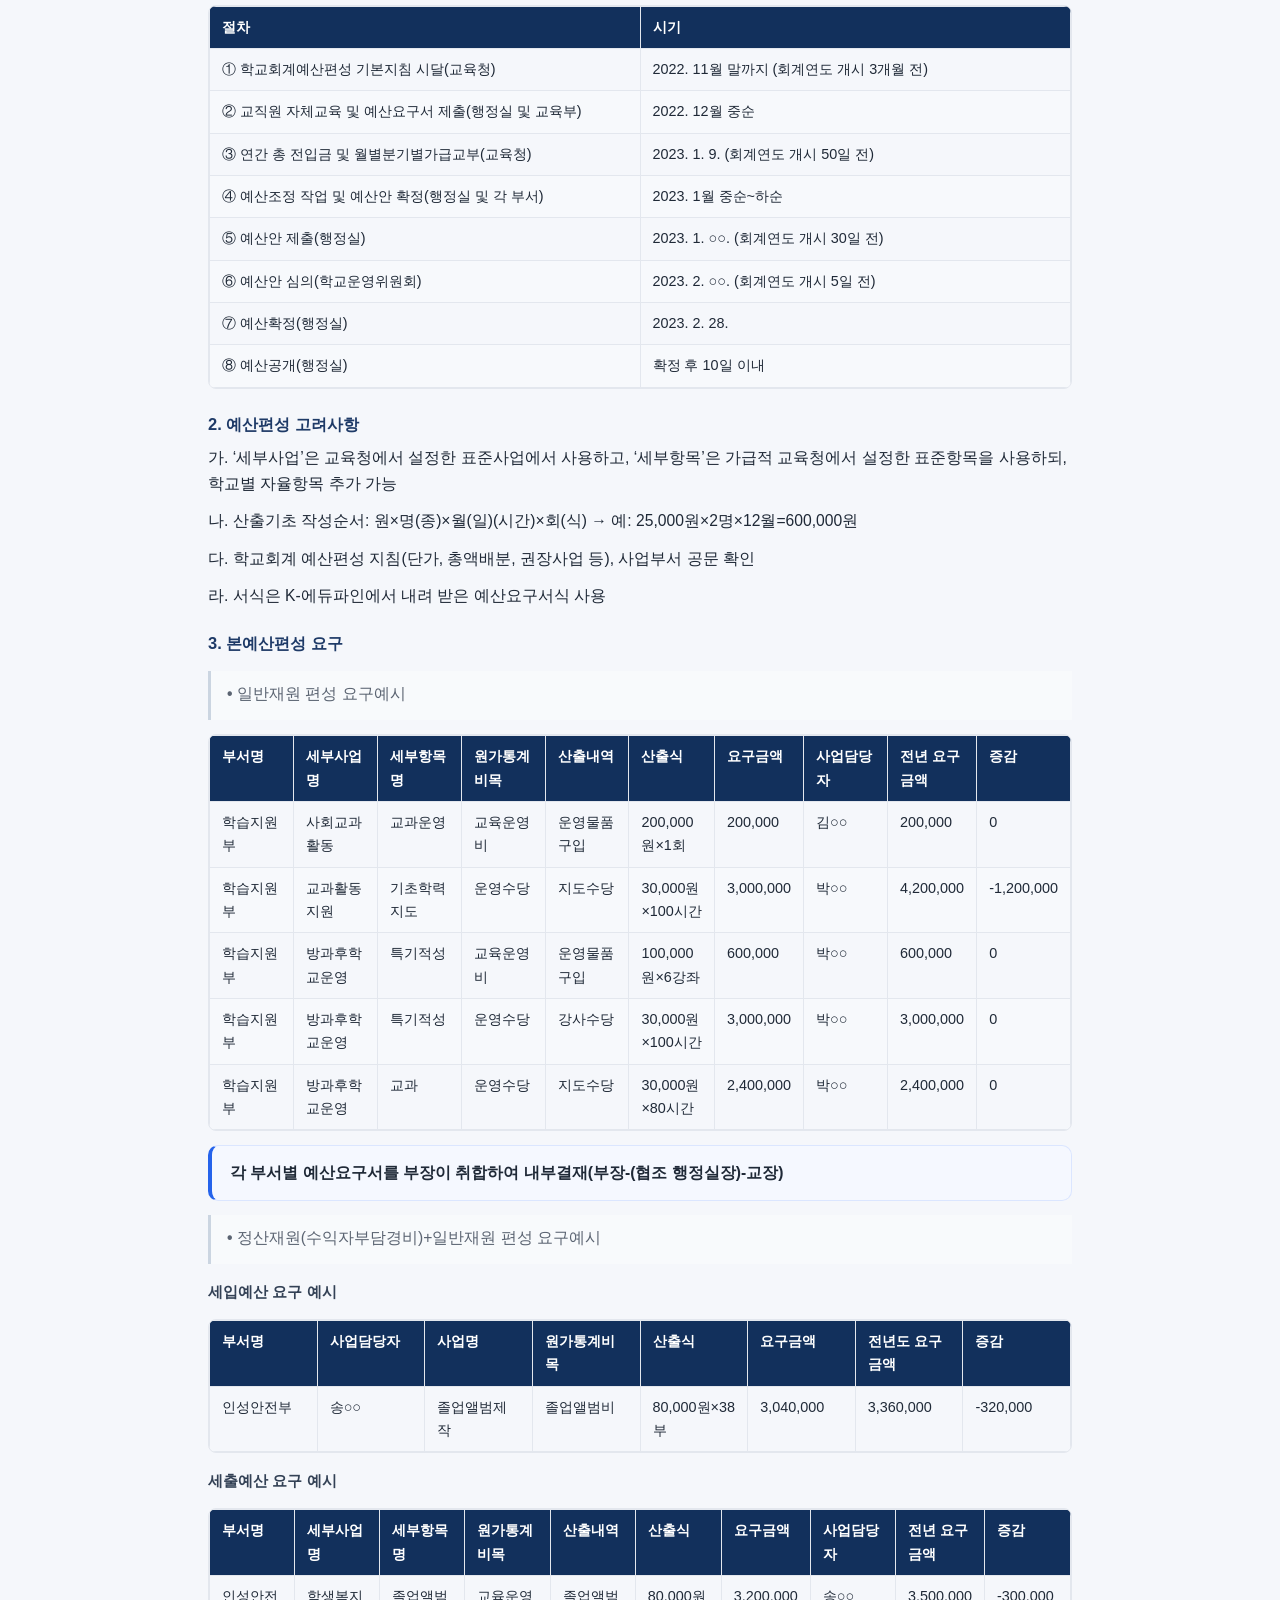
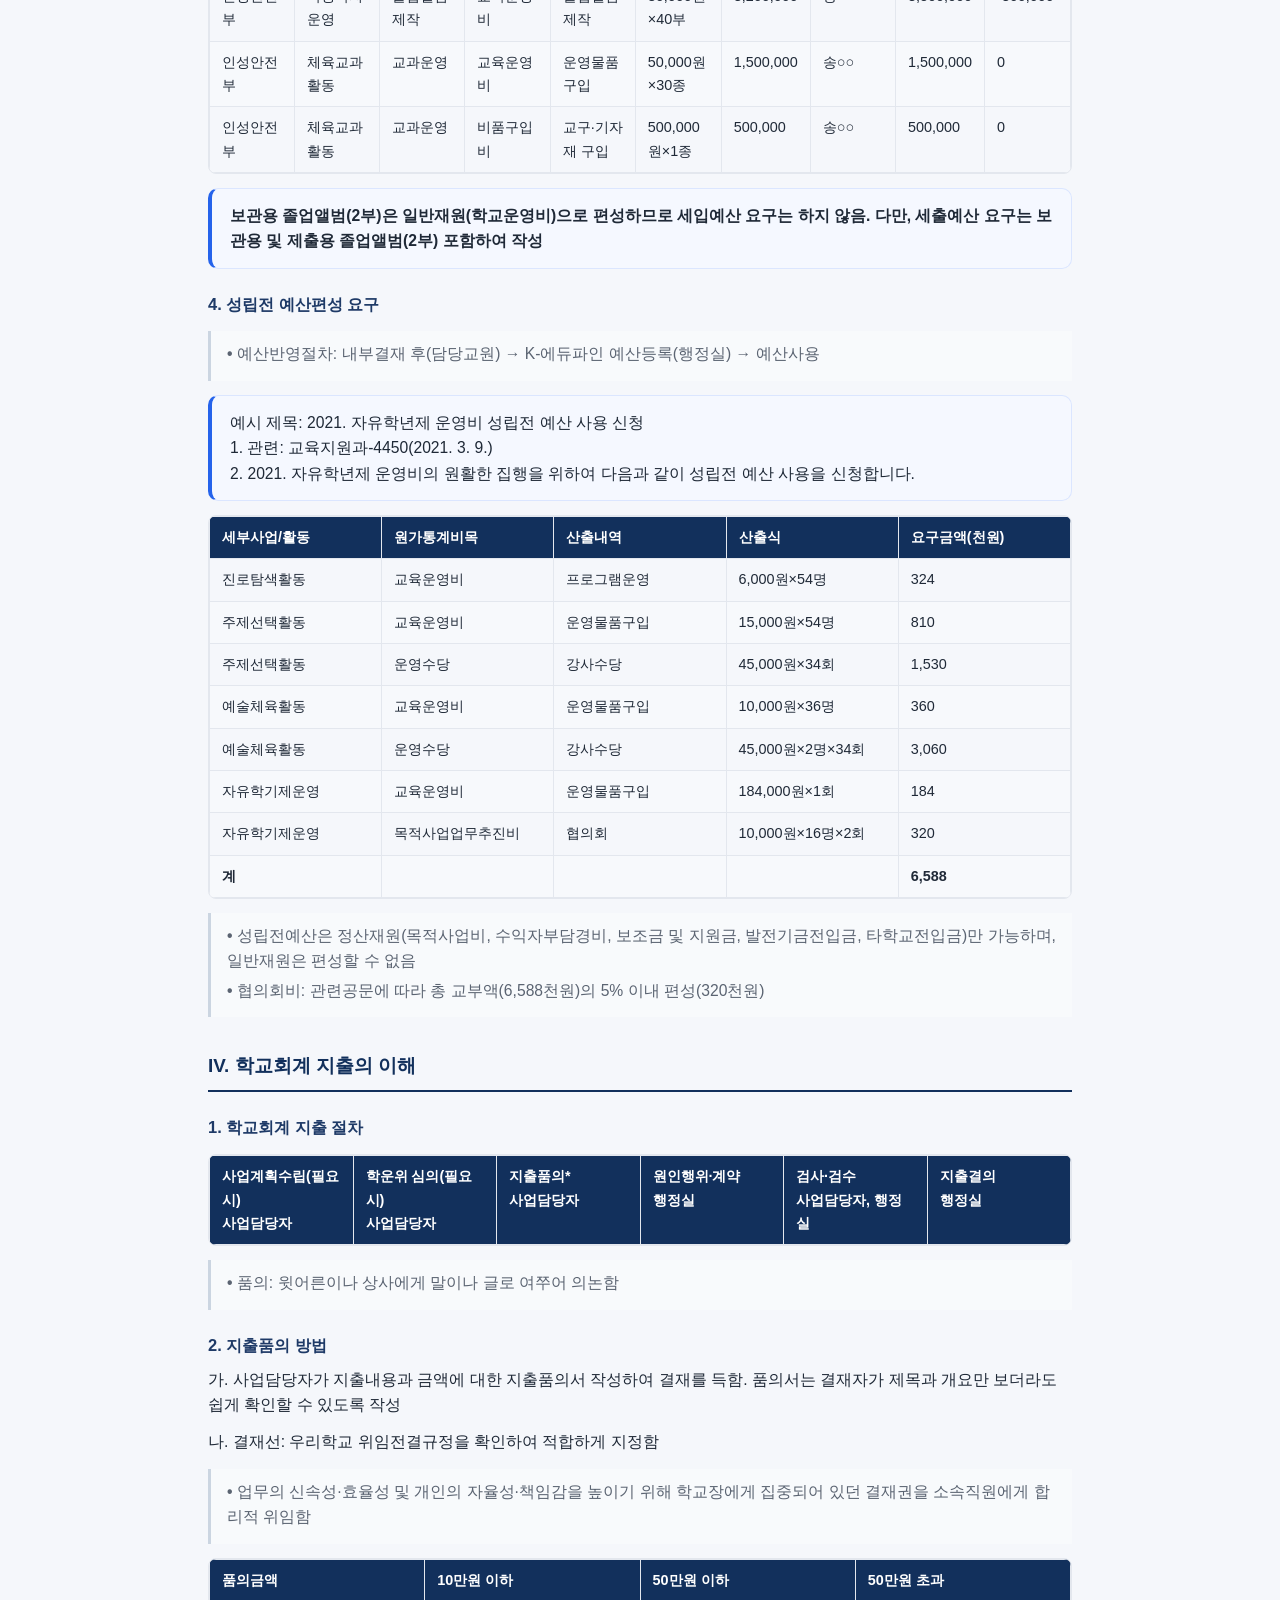
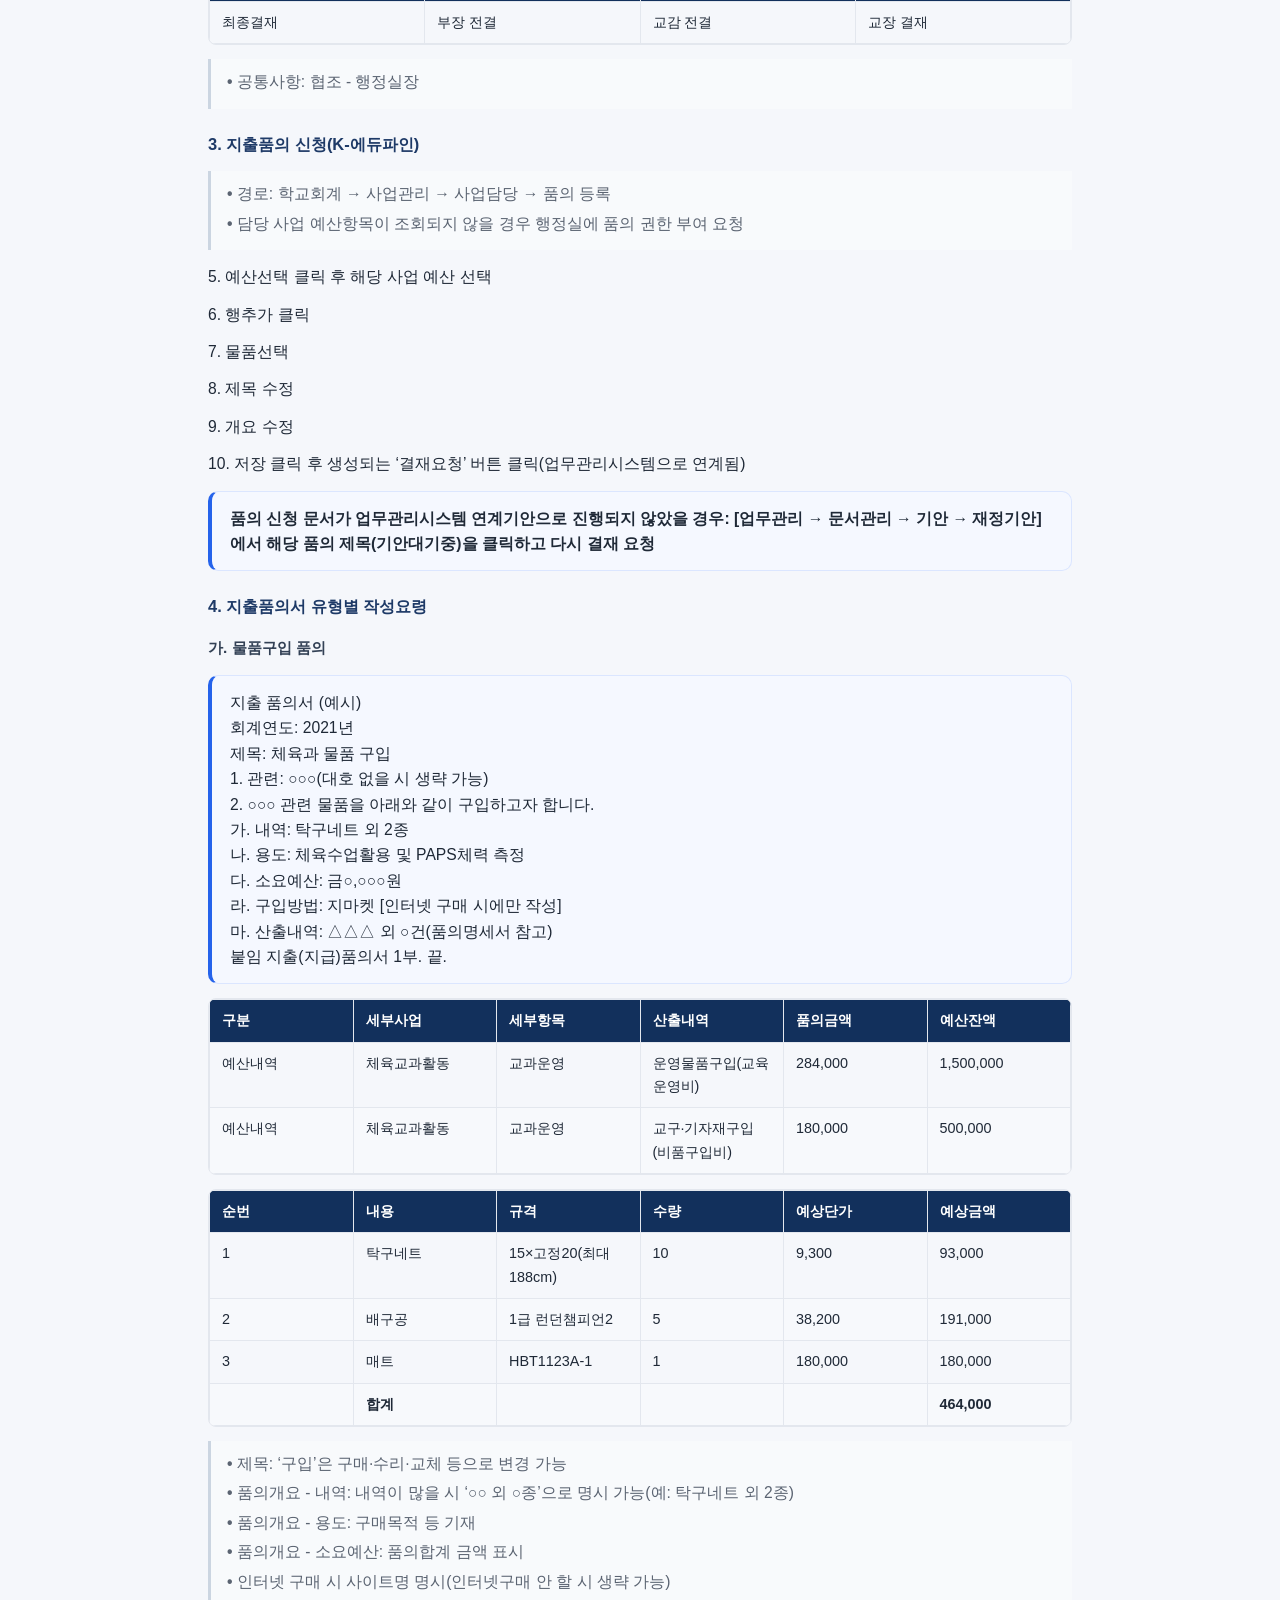
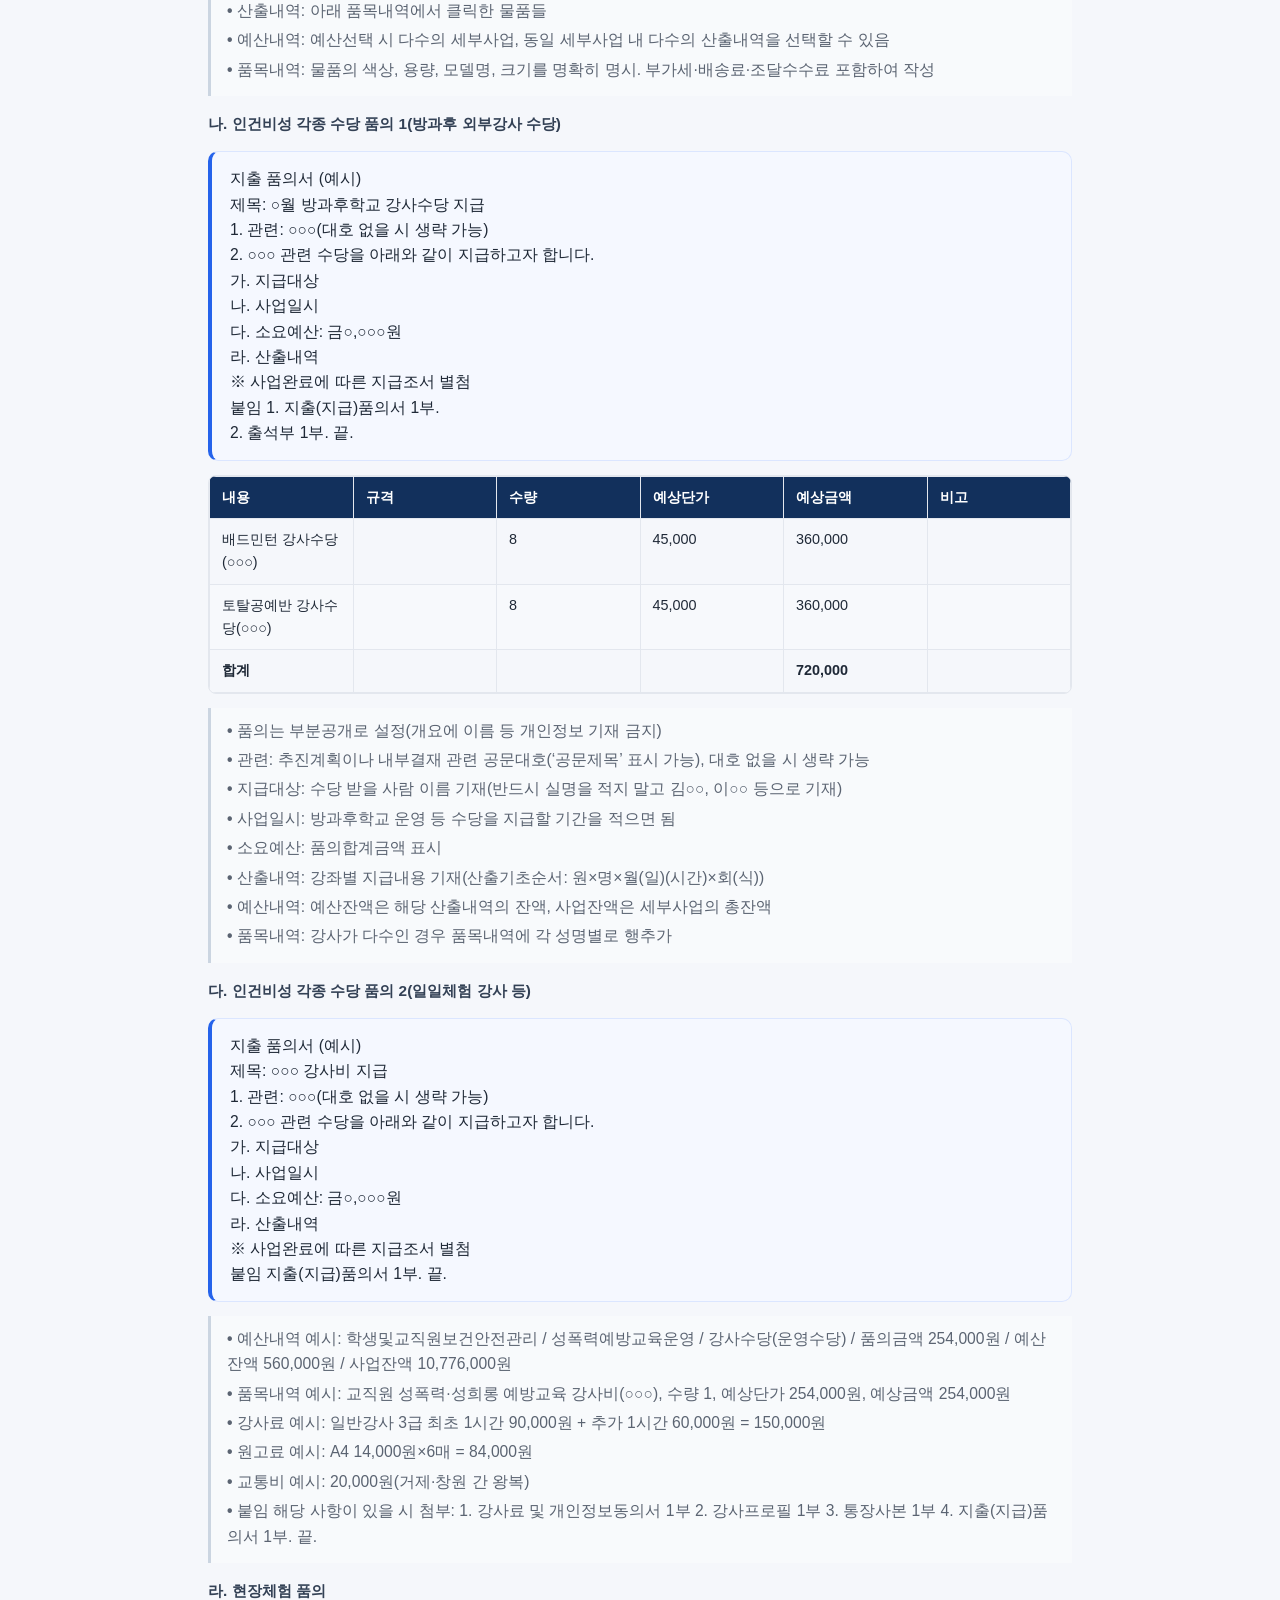
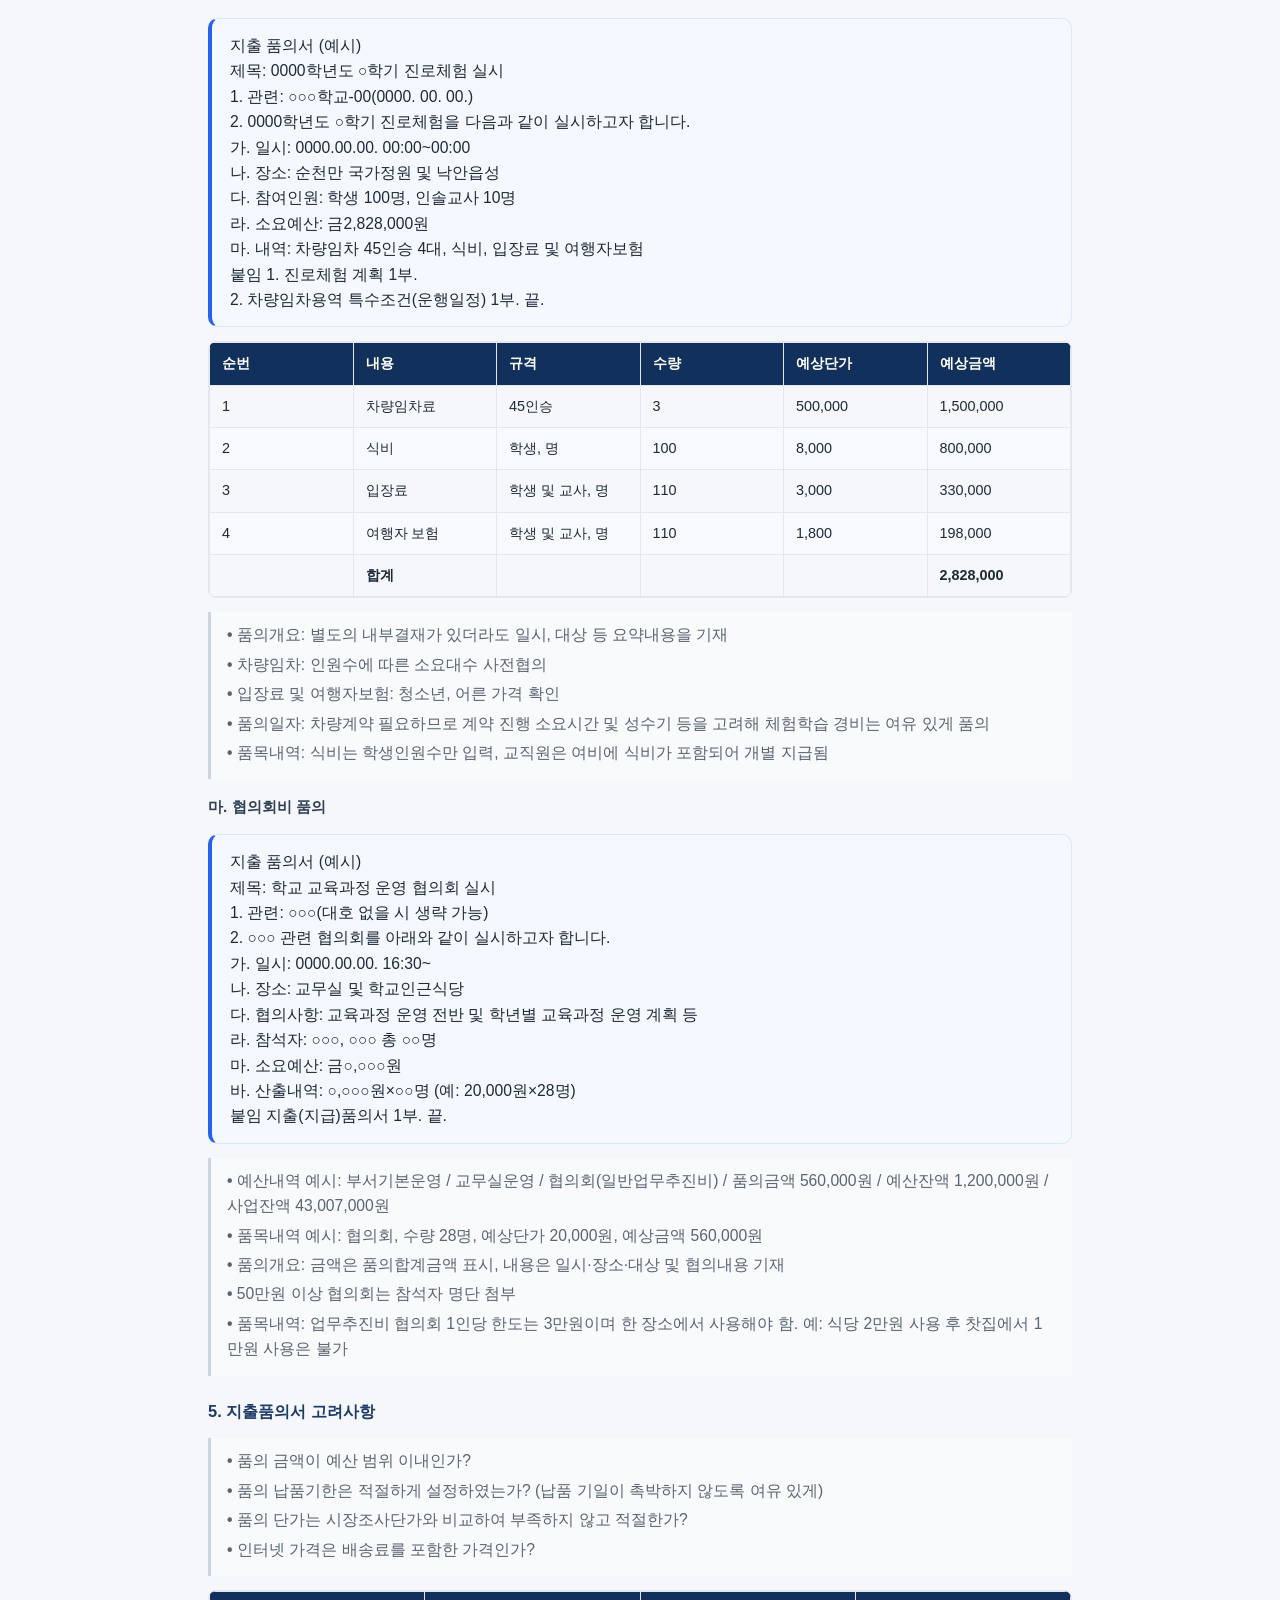
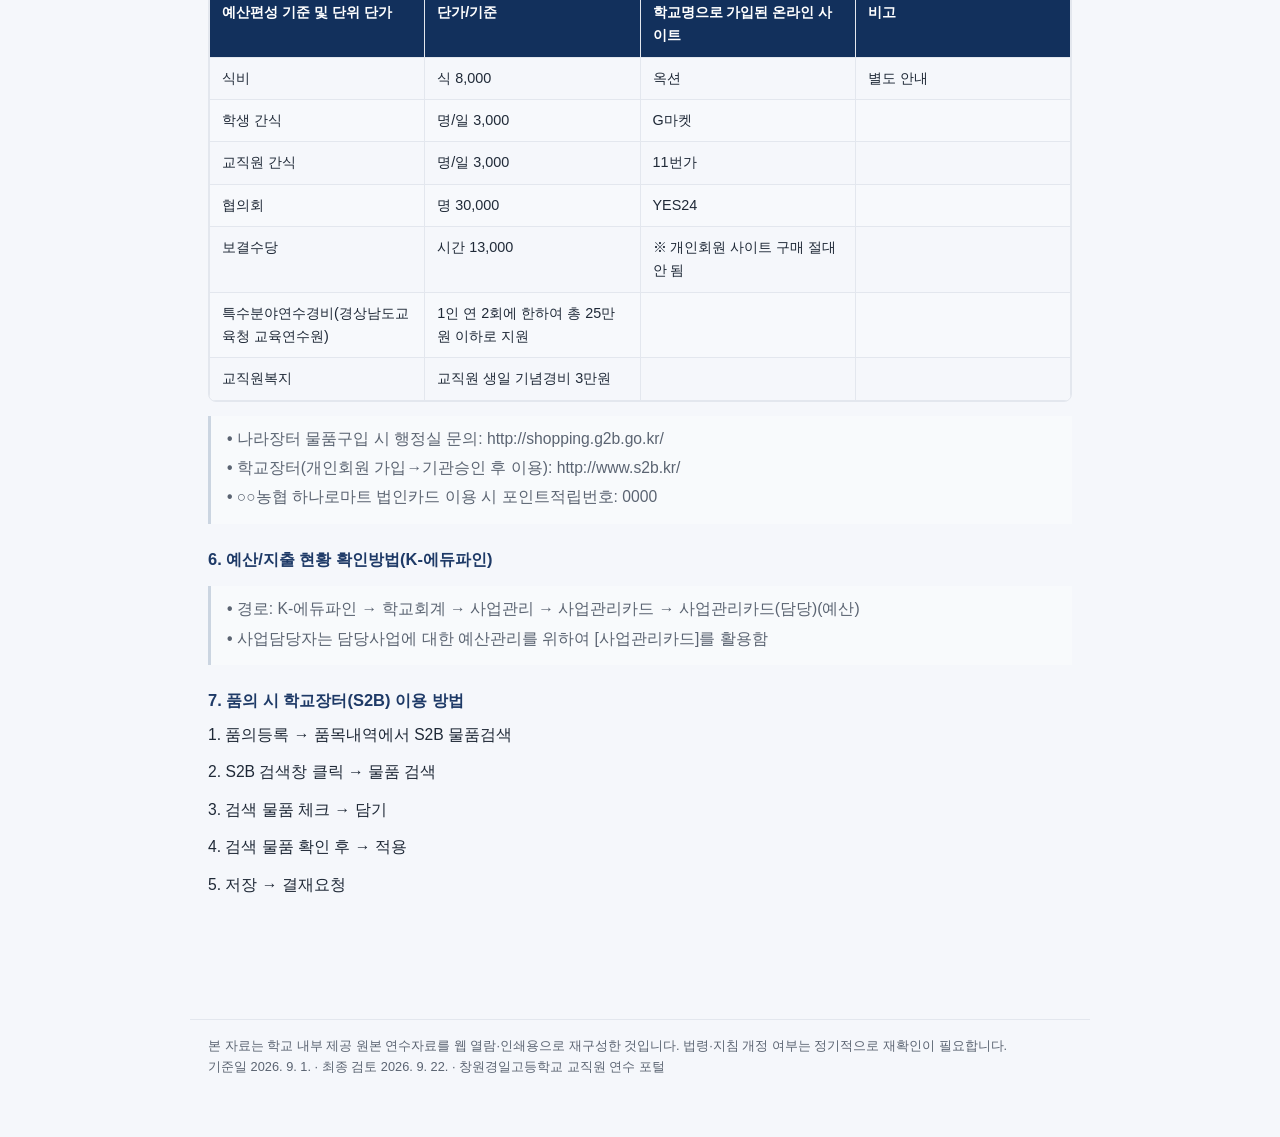
<file: training/2026/school-budget.html>
<!DOCTYPE html>
<html lang="ko">
<head>
<meta charset="UTF-8">
<meta name="viewport" content="width=device-width, initial-scale=1, viewport-fit=cover">
<title>학교회계 예산편성 및 집행 · 창원경일고 교직원 연수 포털</title>
<link rel="icon" href="data:image/svg+xml,<svg xmlns=%22http://www.w3.org/2000/svg%22 viewBox=%220 0 100 100%22><text y=%22.9em%22 font-size=%2290%22>📘</text></svg>">
<link rel="stylesheet" href="../../style.css">
</head>
<body data-training-id="school-budget">
<script>window.SITE_DEPTH = 2;</script>

<header class="topbar">
  <div class="topbar-inner">
    <div class="brand">
      <a class="home-link" href="../../index.html"><span class="school">창원경일고등학교</span><br><span class="title">교직원 연수 포털</span></a>
    </div>
    <div class="topbar-meta" id="pageTopMeta">적용 기준 불러오는 중…</div>
  </div>
</header>

<div class="doc-header">
  <a class="doc-back" href="../../index.html">← 연수자료실로 돌아가기</a>
  <h1 class="doc-title">학교회계 예산편성 및 집행</h1>
  
  <div class="doc-badges">
    <span class="badge status-badge" id="statusBadge">검토 상태 불러오는 중…</span>
    <span class="meta" id="pageMeta">기준일·최종 검토일 불러오는 중…</span>
  </div>
</div>

<div class="inapp-banner" id="inappBanner">
  <div class="box">
    ⚠ 카카오톡 등 인앱 브라우저에서는 인쇄·PDF 저장이 제한될 수 있습니다. 우측 상단 메뉴에서 <b>Chrome 또는 Safari로 열기</b>를 선택해 주세요.
    <button id="inappCopyBtn">링크 복사</button>
  </div>
</div>

<div class="toolbar">
  <button class="tb-btn" data-toggle-panel="tocPanel">📑 목차</button>
  <button class="tb-btn" data-toggle-panel="quick3Panel">⏱ 3분 핵심</button>
  <button class="tb-btn" data-toggle-panel="selectPrintPanel">☑ 선택 인쇄</button>
  <button class="tb-btn primary" id="fullPrintBtn">🖨 전체 인쇄 · PDF 저장</button>
</div>

<div class="panel" id="tocPanel">
  <h4>목차</h4>
  <ul class="toc-list">
    <li><a class="" href="#i.-교원의-학교회계-예산-이해의-필요성">I. 교원의 학교회계 예산 이해의 필요성</a></li>
    <li><a class="lvl3" href="#교육과정을-반영한-예산편성">1. 교육과정을 반영한 예산편성</a></li>
    <li><a class="lvl3" href="#학교회계에서-사업담당자교원의-역할">2. 학교회계에서 사업담당자(교원)의 역할</a></li>
    <li><a class="" href="#ii.-학교회계-예산의-이해">II. 학교회계 예산의 이해</a></li>
    <li><a class="lvl3" href="#예산의-종류">1. 예산의 종류</a></li>
    <li><a class="lvl3" href="#예산의-구분">2. 예산의 구분</a></li>
    <li><a class="lvl4" href="#가.-세입-종류">가. 세입 종류</a></li>
    <li><a class="lvl4" href="#나.-세출-원가통계비목목의-하위항목">나. 세출 원가통계비목(‘목’의 하위항목)</a></li>
    <li><a class="" href="#iii.-학교회계-예산-요구">III. 학교회계 예산 요구</a></li>
    <li><a class="lvl3" href="#예산편성-절차2023학년도-본예산-편성-기준">1. 예산편성 절차(2023학년도 본예산 편성 기준)</a></li>
    <li><a class="lvl3" href="#예산편성-고려사항">2. 예산편성 고려사항</a></li>
    <li><a class="lvl3" href="#본예산편성-요구">3. 본예산편성 요구</a></li>
    <li><a class="lvl4" href="#세입예산-요구-예시">세입예산 요구 예시</a></li>
    <li><a class="lvl4" href="#세출예산-요구-예시">세출예산 요구 예시</a></li>
    <li><a class="lvl3" href="#성립전-예산편성-요구">4. 성립전 예산편성 요구</a></li>
    <li><a class="" href="#iv.-학교회계-지출의-이해">IV. 학교회계 지출의 이해</a></li>
    <li><a class="lvl3" href="#학교회계-지출-절차">1. 학교회계 지출 절차</a></li>
    <li><a class="lvl3" href="#지출품의-방법">2. 지출품의 방법</a></li>
    <li><a class="lvl3" href="#지출품의-신청k-에듀파인">3. 지출품의 신청(K-에듀파인)</a></li>
    <li><a class="lvl3" href="#지출품의서-유형별-작성요령">4. 지출품의서 유형별 작성요령</a></li>
    <li><a class="lvl4" href="#가.-물품구입-품의">가. 물품구입 품의</a></li>
    <li><a class="lvl4" href="#나.-인건비성-각종-수당-품의-1방과후-외부강사-수당">나. 인건비성 각종 수당 품의 1(방과후 외부강사 수당)</a></li>
    <li><a class="lvl4" href="#다.-인건비성-각종-수당-품의-2일일체험-강사-등">다. 인건비성 각종 수당 품의 2(일일체험 강사 등)</a></li>
    <li><a class="lvl4" href="#라.-현장체험-품의">라. 현장체험 품의</a></li>
    <li><a class="lvl4" href="#마.-협의회비-품의">마. 협의회비 품의</a></li>
    <li><a class="lvl3" href="#지출품의서-고려사항">5. 지출품의서 고려사항</a></li>
    <li><a class="lvl3" href="#예산지출-현황-확인방법k-에듀파인">6. 예산/지출 현황 확인방법(K-에듀파인)</a></li>
    <li><a class="lvl3" href="#품의-시-학교장터s2b-이용-방법">7. 품의 시 학교장터(S2B) 이용 방법</a></li>
  </ul>
</div>

<div class="panel" id="quick3Panel">
  <h4>⏱ 3분 핵심</h4>
  <ol>
    <li>사업담당 교원은 담당 교육활동에 필요한 소요경비를 예산에 반영하고, 예산 집행 과정을 이해해야 업무 처리가 효율적입니다.</li>
    <li>예산은 본(추경)예산 편성요구와, 추경까지 기다릴 여유가 없을 때 사용하는 성립전예산 편성요구로 구분됩니다.</li>
    <li>세입·지출품의·교육운영비 집행·정산 등 각 단계별 처리방법을 미리 확인해 두면 사업 진행 중 착오를 줄일 수 있습니다.</li>
  </ol>
</div>

<div class="panel" id="selectPrintPanel">
  <h4>☑ 원하는 항목만 선택해서 인쇄 / PDF 저장</h4>
  <div class="select-print-list" id="selectPrintList">
    <label><input type="checkbox" checked data-target="psec-1"> I. 교원의 학교회계 예산 이해의 필요성</label>
    <label><input type="checkbox" checked data-target="psec-2"> II. 학교회계 예산의 이해</label>
    <label><input type="checkbox" checked data-target="psec-3"> III. 학교회계 예산 요구</label>
    <label><input type="checkbox" checked data-target="psec-4"> IV. 학교회계 지출의 이해</label>
  </div>
  <div class="select-print-actions">
    <button id="selectAllBtn" type="button">전체 선택</button>
    <button id="selectPrintGoBtn" type="button" class="go">선택 항목 인쇄 · PDF 저장</button>
  </div>
</div>

<div class="quick3-box">
  <h4>⏱ 3분 핵심</h4>
  <ol>
    <li>사업담당 교원은 담당 교육활동에 필요한 소요경비를 예산에 반영하고, 예산 집행 과정을 이해해야 업무 처리가 효율적입니다.</li>
    <li>예산은 본(추경)예산 편성요구와, 추경까지 기다릴 여유가 없을 때 사용하는 성립전예산 편성요구로 구분됩니다.</li>
    <li>세입·지출품의·교육운영비 집행·정산 등 각 단계별 처리방법을 미리 확인해 두면 사업 진행 중 착오를 줄일 수 있습니다.</li>
  </ol>
</div>

<article class="doc-content">

<section class="tr-section" id="psec-1"><h2 id="i.-교원의-학교회계-예산-이해의-필요성">I. 교원의 학교회계 예산 이해의 필요성</h2>
<h3 id="교육과정을-반영한-예산편성">1. 교육과정을 반영한 예산편성</h3>
<p>가. 교원(사업담당)은 학급경영 및 교육과정 운영자로 자신이 담당한 교육활동 목표를 효과적으로 달성하고 교육활동이 위축되지 않도록 소요경비를 예산에 반영해야 함</p>
<p>나. 교육과정과 연계한 예산편성 운영으로 책임감 있고 폭넓은 교수학습 활동이 가능하며, 예산 집행과정에 대한 이해로 사업담당자의 업무처리 효율성을 제고함</p>
<h3 id="학교회계에서-사업담당자교원의-역할">2. 학교회계에서 사업담당자(교원)의 역할</h3>
<div class="table-wrap"><table class="data-table">
<colgroup>
<col style="width: 33%"/>
<col style="width: 33%"/>
<col style="width: 33%"/>
</colgroup>
<thead>
<tr class="header">
<th><strong>구분</strong></th>
<th><strong>업무</strong></th>
<th><strong>처리방법</strong></th>
</tr>
</thead>
<tbody>
<tr class="odd">
<td>예산</td>
<td>본(추경)예산 편성요구</td>
<td>사업계획에 따라 필요한 사업비를 예산편성 요구함</td>
</tr>
<tr class="even">
<td>예산</td>
<td>성립전예산 편성요구</td>
<td>추경까지 기다릴 여유가 없을 경우 예외적 예산 편성 요구 방법으로 내부결재를 요구함(목적경비)</td>
</tr>
<tr class="odd">
<td>세입</td>
<td>학교운영위원회 안건심의, 징수의뢰, 사업비정산</td>
<td>수익자부담사업은 반드시 안건 상정함(졸업앨범 등). 징수의뢰 및 사업비 정산 안내</td>
</tr>
<tr class="even">
<td>지출</td>
<td>지출품의</td>
<td>예산의 범위 내에서 사업에 필요한 비용에 대하여 결재권자의 의사결정을 요청하는 것으로 K-에듀파인/학교회계에서 작성하여 상신함</td>
</tr>
</tbody>
</table></div>
</section><section class="tr-section" id="psec-2"><h2 id="ii.-학교회계-예산의-이해">II. 학교회계 예산의 이해</h2>
<h3 id="예산의-종류">1. 예산의 종류</h3>
<div class="table-wrap"><table class="data-table">
<colgroup>
<col style="width: 50%"/>
<col style="width: 50%"/>
</colgroup>
<thead>
<tr class="header">
<th><strong>구분</strong></th>
<th><strong>내용</strong></th>
</tr>
</thead>
<tbody>
<tr class="odd">
<td><strong>본예산</strong></td>
<td>한 회계연도간(3월~다음연도 2월)의 학교 활동을 반영하여 편성된 회계연도 최초의 예산</td>
</tr>
<tr class="even">
<td><strong>추가경정예산</strong></td>
<td>예산 성립 후 발생한 사유(조정, 변경)로 이미 성립한 예산을 변경하여 편성하는 예산. 본예산 편성 시 거쳤던 절차를 동일하게 거쳐야 함.<br/>
* 기정예산: 이미 확정된 예산(추가경정 편성이나, 성립전예산 편성 전까지의 확정된 예산)</td>
</tr>
<tr class="odd">
<td><strong>성립전예산</strong></td>
<td>목적이 지정되어 교부된 경비나 학교운영위원회의 심의를 거친 수익자부담 경비 중 추가경정예산 편성 시까지 기다릴 여유가 없을 경우 추가경정예산 성립 이전에 우선 사용하기 위해 편성하는 예산.<br/>
→ 추가경정예산 편성 후 사용이 원칙이며 성립전예산은 예외적 성격임</td>
</tr>
</tbody>
</table></div>
<h3 id="예산의-구분">2. 예산의 구분</h3>
<div class="table-wrap"><table class="data-table">
<colgroup>
<col style="width: 50%"/>
<col style="width: 50%"/>
</colgroup>
<thead>
<tr class="header">
<th><strong>구분</strong></th>
<th><strong>설명</strong></th>
</tr>
</thead>
<tbody>
<tr class="odd">
<td><strong>세입</strong></td>
<td>그 내용의 성질과 기능을 고려하여 장·관·항·목으로 구분</td>
</tr>
<tr class="even">
<td><strong>세출</strong></td>
<td>사업별이나 성질별로 정책사업·단위사업·세부사업·목으로 구분</td>
</tr>
</tbody>
</table></div>
<h4 id="가.-세입-종류">가. 세입 종류</h4>
<blockquote class="note-block">
<p><strong>•</strong> 학교운영비전입금</p>
<p><strong>•</strong> 학교기본운영비: 학교운영을 위하여 배분기준에 따라 총액으로 교부되는 경비</p>
<p><strong>•</strong> 총액배분사업비: 반복적·일률적으로 지원하는 경비를 학교운영비에 포함 (예: 방과후학교운영비)</p>
<p><strong>•</strong> 목적사업비전입금: 특정사업을 위해 지원하는 경비 (예: 자유학년제 운영비)</p>
<p><strong>•</strong> 목적사업비는 정산 후 10만원 초과 잔액 발생 시 교육청에 반납</p>
<p><strong>•</strong> 학부모부담수입: 현장체험학습비, 수학여행비, 교복구입비 등 교육과정 운영을 위하여 학교운영위원회 심의를 거쳐 학부모가 부담하는 경비</p>
<p><strong>•</strong> 학부모부담수입은 정산 후 잔액 발생 시 학부모 등에게 반납</p>
</blockquote>
<div class="table-wrap"><table class="data-table">
<colgroup>
<col style="width: 33%"/>
<col style="width: 33%"/>
<col style="width: 33%"/>
</colgroup>
<thead>
<tr class="header">
<th><strong>구분</strong></th>
<th><strong>개념</strong></th>
<th><strong>종류</strong></th>
</tr>
</thead>
<tbody>
<tr class="odd">
<td>정산재원</td>
<td>사용목적이 정해진 재원으로 사업완료 후 집행잔액을 반환하는 성격의 재원<br/>
* 해당 세부사업에서만 사용 가능</td>
<td>교특전입금(목적사업비전입금), 보조금, 지원금, 수익자부담수입, 타학교전입금, 학교발전기금전입금 등</td>
</tr>
<tr class="even">
<td>일반재원</td>
<td>사용목적이 정해져 있지 않은 재원</td>
<td>교특전입금(학교운영비전입금), 사용료, 수수료, 예금이자, 불용품매각대 등</td>
</tr>
</tbody>
</table></div>
<h4 id="나.-세출-원가통계비목목의-하위항목">나. 세출 원가통계비목(‘목’의 하위항목)</h4>
<div class="table-wrap"><table class="data-table">
<colgroup>
<col style="width: 50%"/>
<col style="width: 50%"/>
</colgroup>
<thead>
<tr class="header">
<th><strong>원가통계비목</strong></th>
<th><strong>과목해설</strong></th>
</tr>
</thead>
<tbody>
<tr class="odd">
<td><strong>교육운영비</strong></td>
<td>교구·기자재 구입(자산성 물품은 비품구입비목에 편성) 및 유지보수비, 교육용재료비, 교육활동 숙박비·식비·차량임차료·교통비, 학생여비, 학생대회출전비, 도서관운영비, 학급교육활동 경비 등</td>
</tr>
<tr class="even">
<td><strong>학생복지비</strong></td>
<td>학생에게 지원하는 지원금(제외한 장학금), 동아리지원비, 학생자치활동, 학생안전공제회비, 학생보건검사비, 교복구입</td>
</tr>
<tr class="odd">
<td><strong>운영수당</strong></td>
<td>강사수당(외부강사)</td>
</tr>
<tr class="even">
<td><strong>기타수당</strong></td>
<td>강사수당(교직원)</td>
</tr>
<tr class="odd">
<td><strong>일반수용비</strong></td>
<td>사무용품구입비, 인쇄비, 소모성 물품 구입비, 비품수선비 등</td>
</tr>
<tr class="even">
<td><strong>교직원복지비</strong></td>
<td>특근매식비, 순회교사 및 복식수업수당</td>
</tr>
<tr class="odd">
<td><strong>일반업무추진비</strong></td>
<td>기관운영 업무추진 및 사업추진 업무추진비(협의회비)</td>
</tr>
<tr class="even">
<td><strong>목적사업업무추진비</strong></td>
<td>특정 목적을 수행하기 위하여 추진하는 사업의 업무추진비<br/>
* 총교부액의 5% 이내로 편성, 최대 200만원까지<br/>
* 편성한도 제외 대상: 사업부서의 별도 지침(기준)이 있는 경우</td>
</tr>
<tr class="odd">
<td><strong>비품구입비</strong></td>
<td>자산의 변동을 가져오는 물품 구입비</td>
</tr>
<tr class="even">
<td><strong>도서구입비</strong></td>
<td>도서관 학급문고 등 도서구입비</td>
</tr>
</tbody>
</table></div>
<div class="info-box"><strong>혼동하기 쉬운 원가통계비목: 학생 식비·간식비는 ‘교육운영비’, 학부모 또는 교직원 식비·간식비는 ‘업무추진비’</strong></div>
</section><section class="tr-section" id="psec-3"><h2 id="iii.-학교회계-예산-요구">III. 학교회계 예산 요구</h2>
<h3 id="예산편성-절차2023학년도-본예산-편성-기준">1. 예산편성 절차(2023학년도 본예산 편성 기준)</h3>
<div class="table-wrap"><table class="data-table">
<colgroup>
<col style="width: 50%"/>
<col style="width: 50%"/>
</colgroup>
<thead>
<tr class="header">
<th><strong>절차</strong></th>
<th><strong>시기</strong></th>
</tr>
</thead>
<tbody>
<tr class="odd">
<td>① 학교회계예산편성 기본지침 시달(교육청)</td>
<td>2022. 11월 말까지 (회계연도 개시 3개월 전)</td>
</tr>
<tr class="even">
<td>② 교직원 자체교육 및 예산요구서 제출(행정실 및 교육부)</td>
<td>2022. 12월 중순</td>
</tr>
<tr class="odd">
<td>③ 연간 총 전입금 및 월별분기별가급교부(교육청)</td>
<td>2023. 1. 9. (회계연도 개시 50일 전)</td>
</tr>
<tr class="even">
<td>④ 예산조정 작업 및 예산안 확정(행정실 및 각 부서)</td>
<td>2023. 1월 중순~하순</td>
</tr>
<tr class="odd">
<td>⑤ 예산안 제출(행정실)</td>
<td>2023. 1. ○○. (회계연도 개시 30일 전)</td>
</tr>
<tr class="even">
<td>⑥ 예산안 심의(학교운영위원회)</td>
<td>2023. 2. ○○. (회계연도 개시 5일 전)</td>
</tr>
<tr class="odd">
<td>⑦ 예산확정(행정실)</td>
<td>2023. 2. 28.</td>
</tr>
<tr class="even">
<td>⑧ 예산공개(행정실)</td>
<td>확정 후 10일 이내</td>
</tr>
</tbody>
</table></div>
<h3 id="예산편성-고려사항">2. 예산편성 고려사항</h3>
<p>가. ‘세부사업’은 교육청에서 설정한 표준사업에서 사용하고, ‘세부항목’은 가급적 교육청에서 설정한 표준항목을 사용하되, 학교별 자율항목 추가 가능</p>
<p>나. 산출기초 작성순서: 원×명(종)×월(일)(시간)×회(식) → 예: 25,000원×2명×12월=600,000원</p>
<p>다. 학교회계 예산편성 지침(단가, 총액배분, 권장사업 등), 사업부서 공문 확인</p>
<p>라. 서식은 K-에듀파인에서 내려 받은 예산요구서식 사용</p>
<h3 id="본예산편성-요구">3. 본예산편성 요구</h3>
<blockquote class="note-block">
<p><strong>•</strong> 일반재원 편성 요구예시</p>
</blockquote>
<div class="table-wrap"><table class="data-table" style="width:100%;">
<colgroup>
<col style="width: 10%"/>
<col style="width: 10%"/>
<col style="width: 10%"/>
<col style="width: 10%"/>
<col style="width: 10%"/>
<col style="width: 10%"/>
<col style="width: 10%"/>
<col style="width: 10%"/>
<col style="width: 10%"/>
<col style="width: 10%"/>
</colgroup>
<thead>
<tr class="header">
<th><strong>부서명</strong></th>
<th><strong>세부사업명</strong></th>
<th><strong>세부항목명</strong></th>
<th><strong>원가통계비목</strong></th>
<th><strong>산출내역</strong></th>
<th><strong>산출식</strong></th>
<th><strong>요구금액</strong></th>
<th><strong>사업담당자</strong></th>
<th><strong>전년 요구금액</strong></th>
<th><strong>증감</strong></th>
</tr>
</thead>
<tbody>
<tr class="odd">
<td>학습지원부</td>
<td>사회교과활동</td>
<td>교과운영</td>
<td>교육운영비</td>
<td>운영물품구입</td>
<td>200,000원×1회</td>
<td>200,000</td>
<td>김○○</td>
<td>200,000</td>
<td>0</td>
</tr>
<tr class="even">
<td>학습지원부</td>
<td>교과활동지원</td>
<td>기초학력지도</td>
<td>운영수당</td>
<td>지도수당</td>
<td>30,000원×100시간</td>
<td>3,000,000</td>
<td>박○○</td>
<td>4,200,000</td>
<td>-1,200,000</td>
</tr>
<tr class="odd">
<td>학습지원부</td>
<td>방과후학교운영</td>
<td>특기적성</td>
<td>교육운영비</td>
<td>운영물품구입</td>
<td>100,000원×6강좌</td>
<td>600,000</td>
<td>박○○</td>
<td>600,000</td>
<td>0</td>
</tr>
<tr class="even">
<td>학습지원부</td>
<td>방과후학교운영</td>
<td>특기적성</td>
<td>운영수당</td>
<td>강사수당</td>
<td>30,000원×100시간</td>
<td>3,000,000</td>
<td>박○○</td>
<td>3,000,000</td>
<td>0</td>
</tr>
<tr class="odd">
<td>학습지원부</td>
<td>방과후학교운영</td>
<td>교과</td>
<td>운영수당</td>
<td>지도수당</td>
<td>30,000원×80시간</td>
<td>2,400,000</td>
<td>박○○</td>
<td>2,400,000</td>
<td>0</td>
</tr>
</tbody>
</table></div>
<div class="info-box"><strong>각 부서별 예산요구서를 부장이 취합하여 내부결재(부장-(협조 행정실장)-교장)</strong></div>
<blockquote class="note-block">
<p><strong>•</strong> 정산재원(수익자부담경비)+일반재원 편성 요구예시</p>
</blockquote>
<h4 id="세입예산-요구-예시">세입예산 요구 예시</h4>
<div class="table-wrap"><table class="data-table">
<colgroup>
<col style="width: 12%"/>
<col style="width: 12%"/>
<col style="width: 12%"/>
<col style="width: 12%"/>
<col style="width: 12%"/>
<col style="width: 12%"/>
<col style="width: 12%"/>
<col style="width: 12%"/>
</colgroup>
<thead>
<tr class="header">
<th><strong>부서명</strong></th>
<th><strong>사업담당자</strong></th>
<th><strong>사업명</strong></th>
<th><strong>원가통계비목</strong></th>
<th><strong>산출식</strong></th>
<th><strong>요구금액</strong></th>
<th><strong>전년도 요구금액</strong></th>
<th><strong>증감</strong></th>
</tr>
</thead>
<tbody>
<tr class="odd">
<td>인성안전부</td>
<td>송○○</td>
<td>졸업앨범제작</td>
<td>졸업앨범비</td>
<td>80,000원×38부</td>
<td>3,040,000</td>
<td>3,360,000</td>
<td>-320,000</td>
</tr>
</tbody>
</table></div>
<h4 id="세출예산-요구-예시">세출예산 요구 예시</h4>
<div class="table-wrap"><table class="data-table" style="width:100%;">
<colgroup>
<col style="width: 10%"/>
<col style="width: 10%"/>
<col style="width: 10%"/>
<col style="width: 10%"/>
<col style="width: 10%"/>
<col style="width: 10%"/>
<col style="width: 10%"/>
<col style="width: 10%"/>
<col style="width: 10%"/>
<col style="width: 10%"/>
</colgroup>
<thead>
<tr class="header">
<th><strong>부서명</strong></th>
<th><strong>세부사업명</strong></th>
<th><strong>세부항목명</strong></th>
<th><strong>원가통계비목</strong></th>
<th><strong>산출내역</strong></th>
<th><strong>산출식</strong></th>
<th><strong>요구금액</strong></th>
<th><strong>사업담당자</strong></th>
<th><strong>전년 요구금액</strong></th>
<th><strong>증감</strong></th>
</tr>
</thead>
<tbody>
<tr class="odd">
<td>인성안전부</td>
<td>학생복지운영</td>
<td>졸업앨범제작</td>
<td>교육운영비</td>
<td>졸업앨범제작</td>
<td>80,000원×40부</td>
<td>3,200,000</td>
<td>송○○</td>
<td>3,500,000</td>
<td>-300,000</td>
</tr>
<tr class="even">
<td>인성안전부</td>
<td>체육교과활동</td>
<td>교과운영</td>
<td>교육운영비</td>
<td>운영물품구입</td>
<td>50,000원×30종</td>
<td>1,500,000</td>
<td>송○○</td>
<td>1,500,000</td>
<td>0</td>
</tr>
<tr class="odd">
<td>인성안전부</td>
<td>체육교과활동</td>
<td>교과운영</td>
<td>비품구입비</td>
<td>교구·기자재 구입</td>
<td>500,000원×1종</td>
<td>500,000</td>
<td>송○○</td>
<td>500,000</td>
<td>0</td>
</tr>
</tbody>
</table></div>
<div class="info-box"><strong>보관용 졸업앨범(2부)은 일반재원(학교운영비)으로 편성하므로 세입예산 요구는 하지 않음. 다만, 세출예산 요구는 보관용 및 제출용 졸업앨범(2부) 포함하여 작성</strong></div>
<h3 id="성립전-예산편성-요구">4. 성립전 예산편성 요구</h3>
<blockquote class="note-block">
<p><strong>•</strong> 예산반영절차: 내부결재 후(담당교원) → K-에듀파인 예산등록(행정실) → 예산사용</p>
</blockquote>
<div class="info-box">예시 제목: 2021. 자유학년제 운영비 성립전 예산 사용 신청<br/>
1. 관련: 교육지원과-4450(2021. 3. 9.)<br/>
2. 2021. 자유학년제 운영비의 원활한 집행을 위하여 다음과 같이 성립전 예산 사용을 신청합니다.</div>
<div class="table-wrap"><table class="data-table">
<colgroup>
<col style="width: 20%"/>
<col style="width: 20%"/>
<col style="width: 20%"/>
<col style="width: 20%"/>
<col style="width: 20%"/>
</colgroup>
<thead>
<tr class="header">
<th><strong>세부사업/활동</strong></th>
<th><strong>원가통계비목</strong></th>
<th><strong>산출내역</strong></th>
<th><strong>산출식</strong></th>
<th><strong>요구금액(천원)</strong></th>
</tr>
</thead>
<tbody>
<tr class="odd">
<td>진로탐색활동</td>
<td>교육운영비</td>
<td>프로그램운영</td>
<td>6,000원×54명</td>
<td>324</td>
</tr>
<tr class="even">
<td>주제선택활동</td>
<td>교육운영비</td>
<td>운영물품구입</td>
<td>15,000원×54명</td>
<td>810</td>
</tr>
<tr class="odd">
<td>주제선택활동</td>
<td>운영수당</td>
<td>강사수당</td>
<td>45,000원×34회</td>
<td>1,530</td>
</tr>
<tr class="even">
<td>예술체육활동</td>
<td>교육운영비</td>
<td>운영물품구입</td>
<td>10,000원×36명</td>
<td>360</td>
</tr>
<tr class="odd">
<td>예술체육활동</td>
<td>운영수당</td>
<td>강사수당</td>
<td>45,000원×2명×34회</td>
<td>3,060</td>
</tr>
<tr class="even">
<td>자유학기제운영</td>
<td>교육운영비</td>
<td>운영물품구입</td>
<td>184,000원×1회</td>
<td>184</td>
</tr>
<tr class="odd">
<td>자유학기제운영</td>
<td>목적사업업무추진비</td>
<td>협의회</td>
<td>10,000원×16명×2회</td>
<td>320</td>
</tr>
<tr class="even">
<td><strong>계</strong></td>
<td></td>
<td></td>
<td></td>
<td><strong>6,588</strong></td>
</tr>
</tbody>
</table></div>
<blockquote class="note-block">
<p><strong>•</strong> 성립전예산은 정산재원(목적사업비, 수익자부담경비, 보조금 및 지원금, 발전기금전입금, 타학교전입금)만 가능하며, 일반재원은 편성할 수 없음</p>
<p><strong>•</strong> 협의회비: 관련공문에 따라 총 교부액(6,588천원)의 5% 이내 편성(320천원)</p>
</blockquote>
</section><section class="tr-section" id="psec-4"><h2 id="iv.-학교회계-지출의-이해">IV. 학교회계 지출의 이해</h2>
<h3 id="학교회계-지출-절차">1. 학교회계 지출 절차</h3>
<div class="table-wrap"><table class="data-table" style="width:100%;">
<colgroup>
<col style="width: 16%"/>
<col style="width: 16%"/>
<col style="width: 16%"/>
<col style="width: 16%"/>
<col style="width: 16%"/>
<col style="width: 16%"/>
</colgroup>
<thead>
<tr class="header">
<th><strong>사업계획수립(필요시)<br/>
사업담당자</strong></th>
<th><strong>학운위 심의(필요시)<br/>
사업담당자</strong></th>
<th><strong>지출품의*<br/>
사업담당자</strong></th>
<th><strong>원인행위·계약<br/>
행정실</strong></th>
<th><strong>검사·검수<br/>
사업담당자, 행정실</strong></th>
<th><strong>지출결의<br/>
행정실</strong></th>
</tr>
</thead>
<tbody>
</tbody>
</table></div>
<blockquote class="note-block">
<p><strong>•</strong> 품의: 윗어른이나 상사에게 말이나 글로 여쭈어 의논함</p>
</blockquote>
<h3 id="지출품의-방법">2. 지출품의 방법</h3>
<p>가. 사업담당자가 지출내용과 금액에 대한 지출품의서 작성하여 결재를 득함. 품의서는 결재자가 제목과 개요만 보더라도 쉽게 확인할 수 있도록 작성</p>
<p>나. 결재선: 우리학교 위임전결규정을 확인하여 적합하게 지정함</p>
<blockquote class="note-block">
<p><strong>•</strong> 업무의 신속성·효율성 및 개인의 자율성·책임감을 높이기 위해 학교장에게 집중되어 있던 결재권을 소속직원에게 합리적 위임함</p>
</blockquote>
<div class="table-wrap"><table class="data-table">
<colgroup>
<col style="width: 25%"/>
<col style="width: 25%"/>
<col style="width: 25%"/>
<col style="width: 25%"/>
</colgroup>
<thead>
<tr class="header">
<th><strong>품의금액</strong></th>
<th><strong>10만원 이하</strong></th>
<th><strong>50만원 이하</strong></th>
<th><strong>50만원 초과</strong></th>
</tr>
</thead>
<tbody>
<tr class="odd">
<td>최종결재</td>
<td>부장 전결</td>
<td>교감 전결</td>
<td>교장 결재</td>
</tr>
</tbody>
</table></div>
<blockquote class="note-block">
<p><strong>•</strong> 공통사항: 협조 - 행정실장</p>
</blockquote>
<h3 id="지출품의-신청k-에듀파인">3. 지출품의 신청(K-에듀파인)</h3>
<blockquote class="note-block">
<p><strong>•</strong> 경로: 학교회계 → 사업관리 → 사업담당 → 품의 등록</p>
<p><strong>•</strong> 담당 사업 예산항목이 조회되지 않을 경우 행정실에 품의 권한 부여 요청</p>
</blockquote>
<p>5. 예산선택 클릭 후 해당 사업 예산 선택</p>
<p>6. 행추가 클릭</p>
<p>7. 물품선택</p>
<p>8. 제목 수정</p>
<p>9. 개요 수정</p>
<p>10. 저장 클릭 후 생성되는 ‘결재요청’ 버튼 클릭(업무관리시스템으로 연계됨)</p>
<div class="info-box"><strong>품의 신청 문서가 업무관리시스템 연계기안으로 진행되지 않았을 경우: [업무관리 → 문서관리 → 기안 → 재정기안]에서 해당 품의 제목(기안대기중)을 클릭하고 다시 결재 요청</strong></div>
<h3 id="지출품의서-유형별-작성요령">4. 지출품의서 유형별 작성요령</h3>
<h4 id="가.-물품구입-품의">가. 물품구입 품의</h4>
<div class="info-box">지출 품의서 (예시)<br/>
회계연도: 2021년<br/>
제목: 체육과 물품 구입<br/>
1. 관련: ○○○(대호 없을 시 생략 가능)<br/>
2. ○○○ 관련 물품을 아래와 같이 구입하고자 합니다.<br/>
가. 내역: 탁구네트 외 2종<br/>
나. 용도: 체육수업활용 및 PAPS체력 측정<br/>
다. 소요예산: 금○,○○○원<br/>
라. 구입방법: 지마켓 [인터넷 구매 시에만 작성]<br/>
마. 산출내역: △△△ 외 ○건(품의명세서 참고)<br/>
붙임 지출(지급)품의서 1부. 끝.</div>
<div class="table-wrap"><table class="data-table" style="width:100%;">
<colgroup>
<col style="width: 16%"/>
<col style="width: 16%"/>
<col style="width: 16%"/>
<col style="width: 16%"/>
<col style="width: 16%"/>
<col style="width: 16%"/>
</colgroup>
<thead>
<tr class="header">
<th><strong>구분</strong></th>
<th><strong>세부사업</strong></th>
<th><strong>세부항목</strong></th>
<th><strong>산출내역</strong></th>
<th><strong>품의금액</strong></th>
<th><strong>예산잔액</strong></th>
</tr>
</thead>
<tbody>
<tr class="odd">
<td>예산내역</td>
<td>체육교과활동</td>
<td>교과운영</td>
<td>운영물품구입(교육운영비)</td>
<td>284,000</td>
<td>1,500,000</td>
</tr>
<tr class="even">
<td>예산내역</td>
<td>체육교과활동</td>
<td>교과운영</td>
<td>교구·기자재구입(비품구입비)</td>
<td>180,000</td>
<td>500,000</td>
</tr>
</tbody>
</table></div>
<div class="table-wrap"><table class="data-table" style="width:100%;">
<colgroup>
<col style="width: 16%"/>
<col style="width: 16%"/>
<col style="width: 16%"/>
<col style="width: 16%"/>
<col style="width: 16%"/>
<col style="width: 16%"/>
</colgroup>
<thead>
<tr class="header">
<th><strong>순번</strong></th>
<th><strong>내용</strong></th>
<th><strong>규격</strong></th>
<th><strong>수량</strong></th>
<th><strong>예상단가</strong></th>
<th><strong>예상금액</strong></th>
</tr>
</thead>
<tbody>
<tr class="odd">
<td>1</td>
<td>탁구네트</td>
<td>15×고정20(최대188cm)</td>
<td>10</td>
<td>9,300</td>
<td>93,000</td>
</tr>
<tr class="even">
<td>2</td>
<td>배구공</td>
<td>1급 런던챔피언2</td>
<td>5</td>
<td>38,200</td>
<td>191,000</td>
</tr>
<tr class="odd">
<td>3</td>
<td>매트</td>
<td>HBT1123A-1</td>
<td>1</td>
<td>180,000</td>
<td>180,000</td>
</tr>
<tr class="even">
<td></td>
<td><strong>합계</strong></td>
<td></td>
<td></td>
<td></td>
<td><strong>464,000</strong></td>
</tr>
</tbody>
</table></div>
<blockquote class="note-block">
<p><strong>•</strong> 제목: ‘구입’은 구매·수리·교체 등으로 변경 가능</p>
<p><strong>•</strong> 품의개요 - 내역: 내역이 많을 시 ‘○○ 외 ○종’으로 명시 가능(예: 탁구네트 외 2종)</p>
<p><strong>•</strong> 품의개요 - 용도: 구매목적 등 기재</p>
<p><strong>•</strong> 품의개요 - 소요예산: 품의합계 금액 표시</p>
<p><strong>•</strong> 인터넷 구매 시 사이트명 명시(인터넷구매 안 할 시 생략 가능)</p>
<p><strong>•</strong> 산출내역: 아래 품목내역에서 클릭한 물품들</p>
<p><strong>•</strong> 예산내역: 예산선택 시 다수의 세부사업, 동일 세부사업 내 다수의 산출내역을 선택할 수 있음</p>
<p><strong>•</strong> 품목내역: 물품의 색상, 용량, 모델명, 크기를 명확히 명시. 부가세·배송료·조달수수료 포함하여 작성</p>
</blockquote>
<h4 id="나.-인건비성-각종-수당-품의-1방과후-외부강사-수당">나. 인건비성 각종 수당 품의 1(방과후 외부강사 수당)</h4>
<div class="info-box">지출 품의서 (예시)<br/>
제목: ○월 방과후학교 강사수당 지급<br/>
1. 관련: ○○○(대호 없을 시 생략 가능)<br/>
2. ○○○ 관련 수당을 아래와 같이 지급하고자 합니다.<br/>
가. 지급대상<br/>
나. 사업일시<br/>
다. 소요예산: 금○,○○○원<br/>
라. 산출내역<br/>
※ 사업완료에 따른 지급조서 별첨<br/>
붙임 1. 지출(지급)품의서 1부.<br/>
2. 출석부 1부. 끝.</div>
<div class="table-wrap"><table class="data-table" style="width:100%;">
<colgroup>
<col style="width: 16%"/>
<col style="width: 16%"/>
<col style="width: 16%"/>
<col style="width: 16%"/>
<col style="width: 16%"/>
<col style="width: 16%"/>
</colgroup>
<thead>
<tr class="header">
<th><strong>내용</strong></th>
<th><strong>규격</strong></th>
<th><strong>수량</strong></th>
<th><strong>예상단가</strong></th>
<th><strong>예상금액</strong></th>
<th><strong>비고</strong></th>
</tr>
</thead>
<tbody>
<tr class="odd">
<td>배드민턴 강사수당(○○○)</td>
<td></td>
<td>8</td>
<td>45,000</td>
<td>360,000</td>
<td></td>
</tr>
<tr class="even">
<td>토탈공예반 강사수당(○○○)</td>
<td></td>
<td>8</td>
<td>45,000</td>
<td>360,000</td>
<td></td>
</tr>
<tr class="odd">
<td><strong>합계</strong></td>
<td></td>
<td></td>
<td></td>
<td><strong>720,000</strong></td>
<td></td>
</tr>
</tbody>
</table></div>
<blockquote class="note-block">
<p><strong>•</strong> 품의는 부분공개로 설정(개요에 이름 등 개인정보 기재 금지)</p>
<p><strong>•</strong> 관련: 추진계획이나 내부결재 관련 공문대호(‘공문제목’ 표시 가능), 대호 없을 시 생략 가능</p>
<p><strong>•</strong> 지급대상: 수당 받을 사람 이름 기재(반드시 실명을 적지 말고 김○○, 이○○ 등으로 기재)</p>
<p><strong>•</strong> 사업일시: 방과후학교 운영 등 수당을 지급할 기간을 적으면 됨</p>
<p><strong>•</strong> 소요예산: 품의합계금액 표시</p>
<p><strong>•</strong> 산출내역: 강좌별 지급내용 기재(산출기초순서: 원×명×월(일)(시간)×회(식))</p>
<p><strong>•</strong> 예산내역: 예산잔액은 해당 산출내역의 잔액, 사업잔액은 세부사업의 총잔액</p>
<p><strong>•</strong> 품목내역: 강사가 다수인 경우 품목내역에 각 성명별로 행추가</p>
</blockquote>
<h4 id="다.-인건비성-각종-수당-품의-2일일체험-강사-등">다. 인건비성 각종 수당 품의 2(일일체험 강사 등)</h4>
<div class="info-box">지출 품의서 (예시)<br/>
제목: ○○○ 강사비 지급<br/>
1. 관련: ○○○(대호 없을 시 생략 가능)<br/>
2. ○○○ 관련 수당을 아래와 같이 지급하고자 합니다.<br/>
가. 지급대상<br/>
나. 사업일시<br/>
다. 소요예산: 금○,○○○원<br/>
라. 산출내역<br/>
※ 사업완료에 따른 지급조서 별첨<br/>
붙임 지출(지급)품의서 1부. 끝.</div>
<blockquote class="note-block">
<p><strong>•</strong> 예산내역 예시: 학생및교직원보건안전관리 / 성폭력예방교육운영 / 강사수당(운영수당) / 품의금액 254,000원 / 예산잔액 560,000원 / 사업잔액 10,776,000원</p>
<p><strong>•</strong> 품목내역 예시: 교직원 성폭력·성희롱 예방교육 강사비(○○○), 수량 1, 예상단가 254,000원, 예상금액 254,000원</p>
<p><strong>•</strong> 강사료 예시: 일반강사 3급 최초 1시간 90,000원 + 추가 1시간 60,000원 = 150,000원</p>
<p><strong>•</strong> 원고료 예시: A4 14,000원×6매 = 84,000원</p>
<p><strong>•</strong> 교통비 예시: 20,000원(거제·창원 간 왕복)</p>
<p><strong>•</strong> 붙임 해당 사항이 있을 시 첨부: 1. 강사료 및 개인정보동의서 1부 2. 강사프로필 1부 3. 통장사본 1부 4. 지출(지급)품의서 1부. 끝.</p>
</blockquote>
<h4 id="라.-현장체험-품의">라. 현장체험 품의</h4>
<div class="info-box">지출 품의서 (예시)<br/>
제목: 0000학년도 ○학기 진로체험 실시<br/>
1. 관련: ○○○학교-00(0000. 00. 00.)<br/>
2. 0000학년도 ○학기 진로체험을 다음과 같이 실시하고자 합니다.<br/>
가. 일시: 0000.00.00. 00:00~00:00<br/>
나. 장소: 순천만 국가정원 및 낙안읍성<br/>
다. 참여인원: 학생 100명, 인솔교사 10명<br/>
라. 소요예산: 금2,828,000원<br/>
마. 내역: 차량임차 45인승 4대, 식비, 입장료 및 여행자보험<br/>
붙임 1. 진로체험 계획 1부.<br/>
2. 차량임차용역 특수조건(운행일정) 1부. 끝.</div>
<div class="table-wrap"><table class="data-table" style="width:100%;">
<colgroup>
<col style="width: 16%"/>
<col style="width: 16%"/>
<col style="width: 16%"/>
<col style="width: 16%"/>
<col style="width: 16%"/>
<col style="width: 16%"/>
</colgroup>
<thead>
<tr class="header">
<th><strong>순번</strong></th>
<th><strong>내용</strong></th>
<th><strong>규격</strong></th>
<th><strong>수량</strong></th>
<th><strong>예상단가</strong></th>
<th><strong>예상금액</strong></th>
</tr>
</thead>
<tbody>
<tr class="odd">
<td>1</td>
<td>차량임차료</td>
<td>45인승</td>
<td>3</td>
<td>500,000</td>
<td>1,500,000</td>
</tr>
<tr class="even">
<td>2</td>
<td>식비</td>
<td>학생, 명</td>
<td>100</td>
<td>8,000</td>
<td>800,000</td>
</tr>
<tr class="odd">
<td>3</td>
<td>입장료</td>
<td>학생 및 교사, 명</td>
<td>110</td>
<td>3,000</td>
<td>330,000</td>
</tr>
<tr class="even">
<td>4</td>
<td>여행자 보험</td>
<td>학생 및 교사, 명</td>
<td>110</td>
<td>1,800</td>
<td>198,000</td>
</tr>
<tr class="odd">
<td></td>
<td><strong>합계</strong></td>
<td></td>
<td></td>
<td></td>
<td><strong>2,828,000</strong></td>
</tr>
</tbody>
</table></div>
<blockquote class="note-block">
<p><strong>•</strong> 품의개요: 별도의 내부결재가 있더라도 일시, 대상 등 요약내용을 기재</p>
<p><strong>•</strong> 차량임차: 인원수에 따른 소요대수 사전협의</p>
<p><strong>•</strong> 입장료 및 여행자보험: 청소년, 어른 가격 확인</p>
<p><strong>•</strong> 품의일자: 차량계약 필요하므로 계약 진행 소요시간 및 성수기 등을 고려해 체험학습 경비는 여유 있게 품의</p>
<p><strong>•</strong> 품목내역: 식비는 학생인원수만 입력, 교직원은 여비에 식비가 포함되어 개별 지급됨</p>
</blockquote>
<h4 id="마.-협의회비-품의">마. 협의회비 품의</h4>
<div class="info-box">지출 품의서 (예시)<br/>
제목: 학교 교육과정 운영 협의회 실시<br/>
1. 관련: ○○○(대호 없을 시 생략 가능)<br/>
2. ○○○ 관련 협의회를 아래와 같이 실시하고자 합니다.<br/>
가. 일시: 0000.00.00. 16:30~<br/>
나. 장소: 교무실 및 학교인근식당<br/>
다. 협의사항: 교육과정 운영 전반 및 학년별 교육과정 운영 계획 등<br/>
라. 참석자: ○○○, ○○○ 총 ○○명<br/>
마. 소요예산: 금○,○○○원<br/>
바. 산출내역: ○,○○○원×○○명 (예: 20,000원×28명)<br/>
붙임 지출(지급)품의서 1부. 끝.</div>
<blockquote class="note-block">
<p><strong>•</strong> 예산내역 예시: 부서기본운영 / 교무실운영 / 협의회(일반업무추진비) / 품의금액 560,000원 / 예산잔액 1,200,000원 / 사업잔액 43,007,000원</p>
<p><strong>•</strong> 품목내역 예시: 협의회, 수량 28명, 예상단가 20,000원, 예상금액 560,000원</p>
<p><strong>•</strong> 품의개요: 금액은 품의합계금액 표시, 내용은 일시·장소·대상 및 협의내용 기재</p>
<p><strong>•</strong> 50만원 이상 협의회는 참석자 명단 첨부</p>
<p><strong>•</strong> 품목내역: 업무추진비 협의회 1인당 한도는 3만원이며 한 장소에서 사용해야 함. 예: 식당 2만원 사용 후 찻집에서 1만원 사용은 불가</p>
</blockquote>
<h3 id="지출품의서-고려사항">5. 지출품의서 고려사항</h3>
<blockquote class="note-block">
<p><strong>•</strong> 품의 금액이 예산 범위 이내인가?</p>
<p><strong>•</strong> 품의 납품기한은 적절하게 설정하였는가? (납품 기일이 촉박하지 않도록 여유 있게)</p>
<p><strong>•</strong> 품의 단가는 시장조사단가와 비교하여 부족하지 않고 적절한가?</p>
<p><strong>•</strong> 인터넷 가격은 배송료를 포함한 가격인가?</p>
</blockquote>
<div class="table-wrap"><table class="data-table">
<colgroup>
<col style="width: 25%"/>
<col style="width: 25%"/>
<col style="width: 25%"/>
<col style="width: 25%"/>
</colgroup>
<thead>
<tr class="header">
<th><strong>예산편성 기준 및 단위 단가</strong></th>
<th><strong>단가/기준</strong></th>
<th><strong>학교명으로 가입된 온라인 사이트</strong></th>
<th><strong>비고</strong></th>
</tr>
</thead>
<tbody>
<tr class="odd">
<td>식비</td>
<td>식 8,000</td>
<td>옥션</td>
<td>별도 안내</td>
</tr>
<tr class="even">
<td>학생 간식</td>
<td>명/일 3,000</td>
<td>G마켓</td>
<td></td>
</tr>
<tr class="odd">
<td>교직원 간식</td>
<td>명/일 3,000</td>
<td>11번가</td>
<td></td>
</tr>
<tr class="even">
<td>협의회</td>
<td>명 30,000</td>
<td>YES24</td>
<td></td>
</tr>
<tr class="odd">
<td>보결수당</td>
<td>시간 13,000</td>
<td>※ 개인회원 사이트 구매 절대 안 됨</td>
<td></td>
</tr>
<tr class="even">
<td>특수분야연수경비(경상남도교육청 교육연수원)</td>
<td>1인 연 2회에 한하여 총 25만원 이하로 지원</td>
<td></td>
<td></td>
</tr>
<tr class="odd">
<td>교직원복지</td>
<td>교직원 생일 기념경비 3만원</td>
<td></td>
<td></td>
</tr>
</tbody>
</table></div>
<blockquote class="note-block">
<p><strong>•</strong> 나라장터 물품구입 시 행정실 문의: http://shopping.g2b.go.kr/</p>
<p><strong>•</strong> 학교장터(개인회원 가입→기관승인 후 이용): http://www.s2b.kr/</p>
<p><strong>•</strong> ○○농협 하나로마트 법인카드 이용 시 포인트적립번호: 0000</p>
</blockquote>
<h3 id="예산지출-현황-확인방법k-에듀파인">6. 예산/지출 현황 확인방법(K-에듀파인)</h3>
<blockquote class="note-block">
<p><strong>•</strong> 경로: K-에듀파인 → 학교회계 → 사업관리 → 사업관리카드 → 사업관리카드(담당)(예산)</p>
<p><strong>•</strong> 사업담당자는 담당사업에 대한 예산관리를 위하여 [사업관리카드]를 활용함</p>
</blockquote>
<h3 id="품의-시-학교장터s2b-이용-방법">7. 품의 시 학교장터(S2B) 이용 방법</h3>
<p>1. 품의등록 → 품목내역에서 S2B 물품검색</p>
<p>2. S2B 검색창 클릭 → 물품 검색</p>
<p>3. 검색 물품 체크 → 담기</p>
<p>4. 검색 물품 확인 후 → 적용</p>
<p>5. 저장 → 결재요청</p>
</section>
</article>

<div class="doc-footer-note">
  본 자료는 학교 내부 제공 원본 연수자료를 웹 열람·인쇄용으로 재구성한 것입니다. 법령·지침 개정 여부는 정기적으로 재확인이 필요합니다.<br>
  <span id="pageFooterMeta">기준일·최종 검토일 불러오는 중…</span> · 창원경일고등학교 교직원 연수 포털
</div>

<script src="../../data/trainings.js"></script>
<script src="../../app.js"></script>
</body>
</html>
</file>
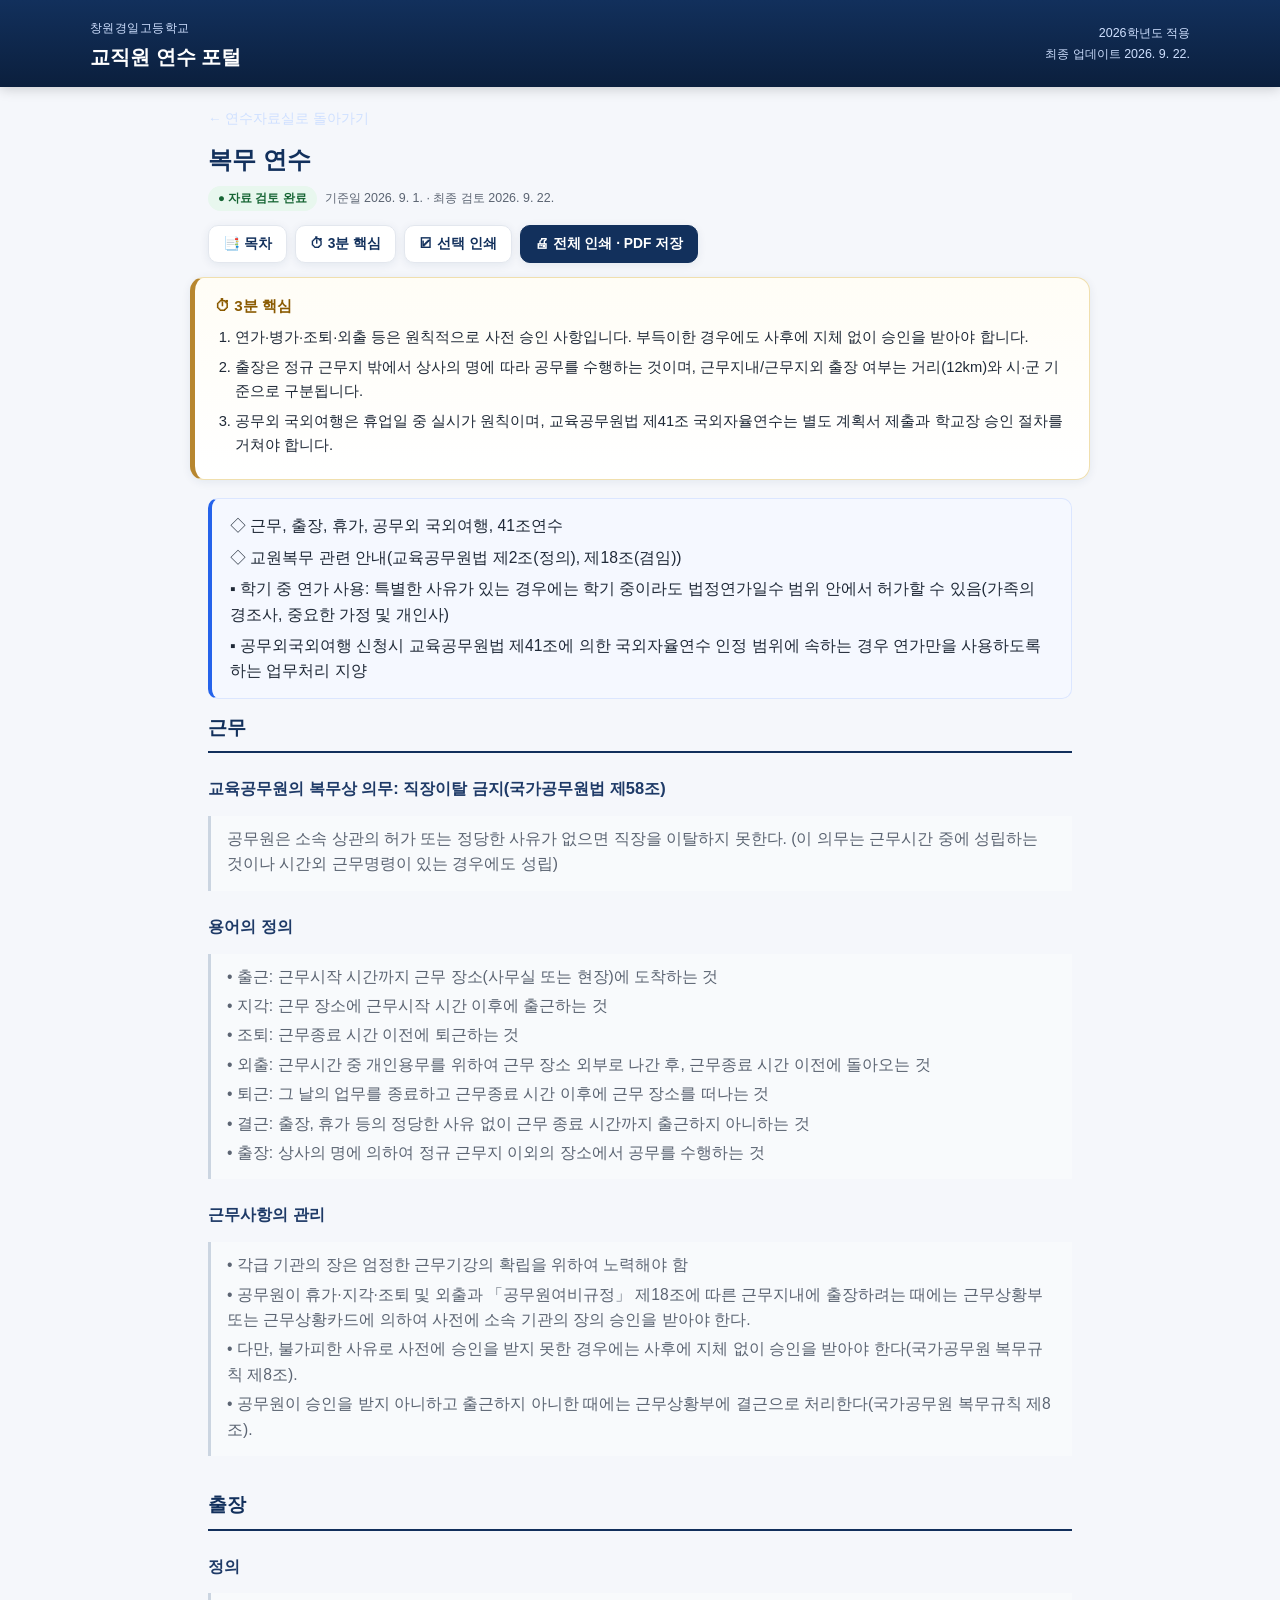
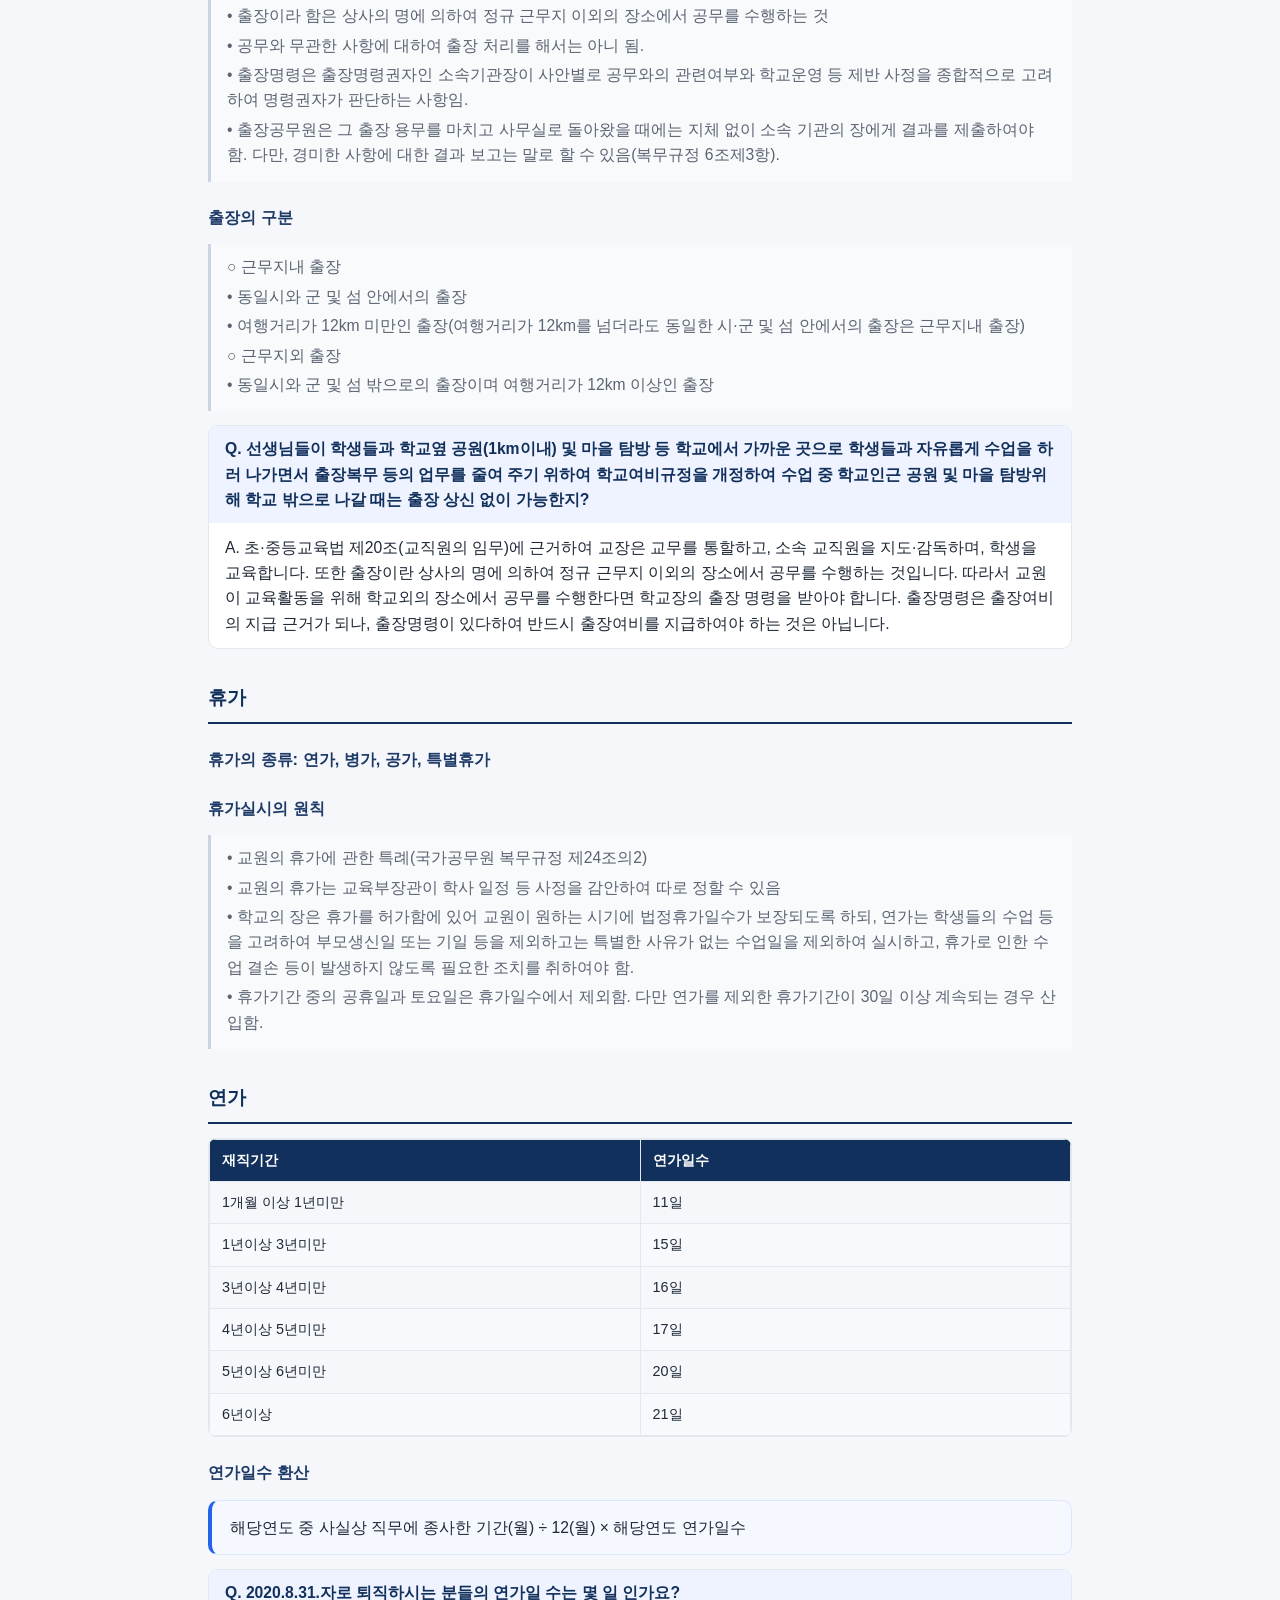
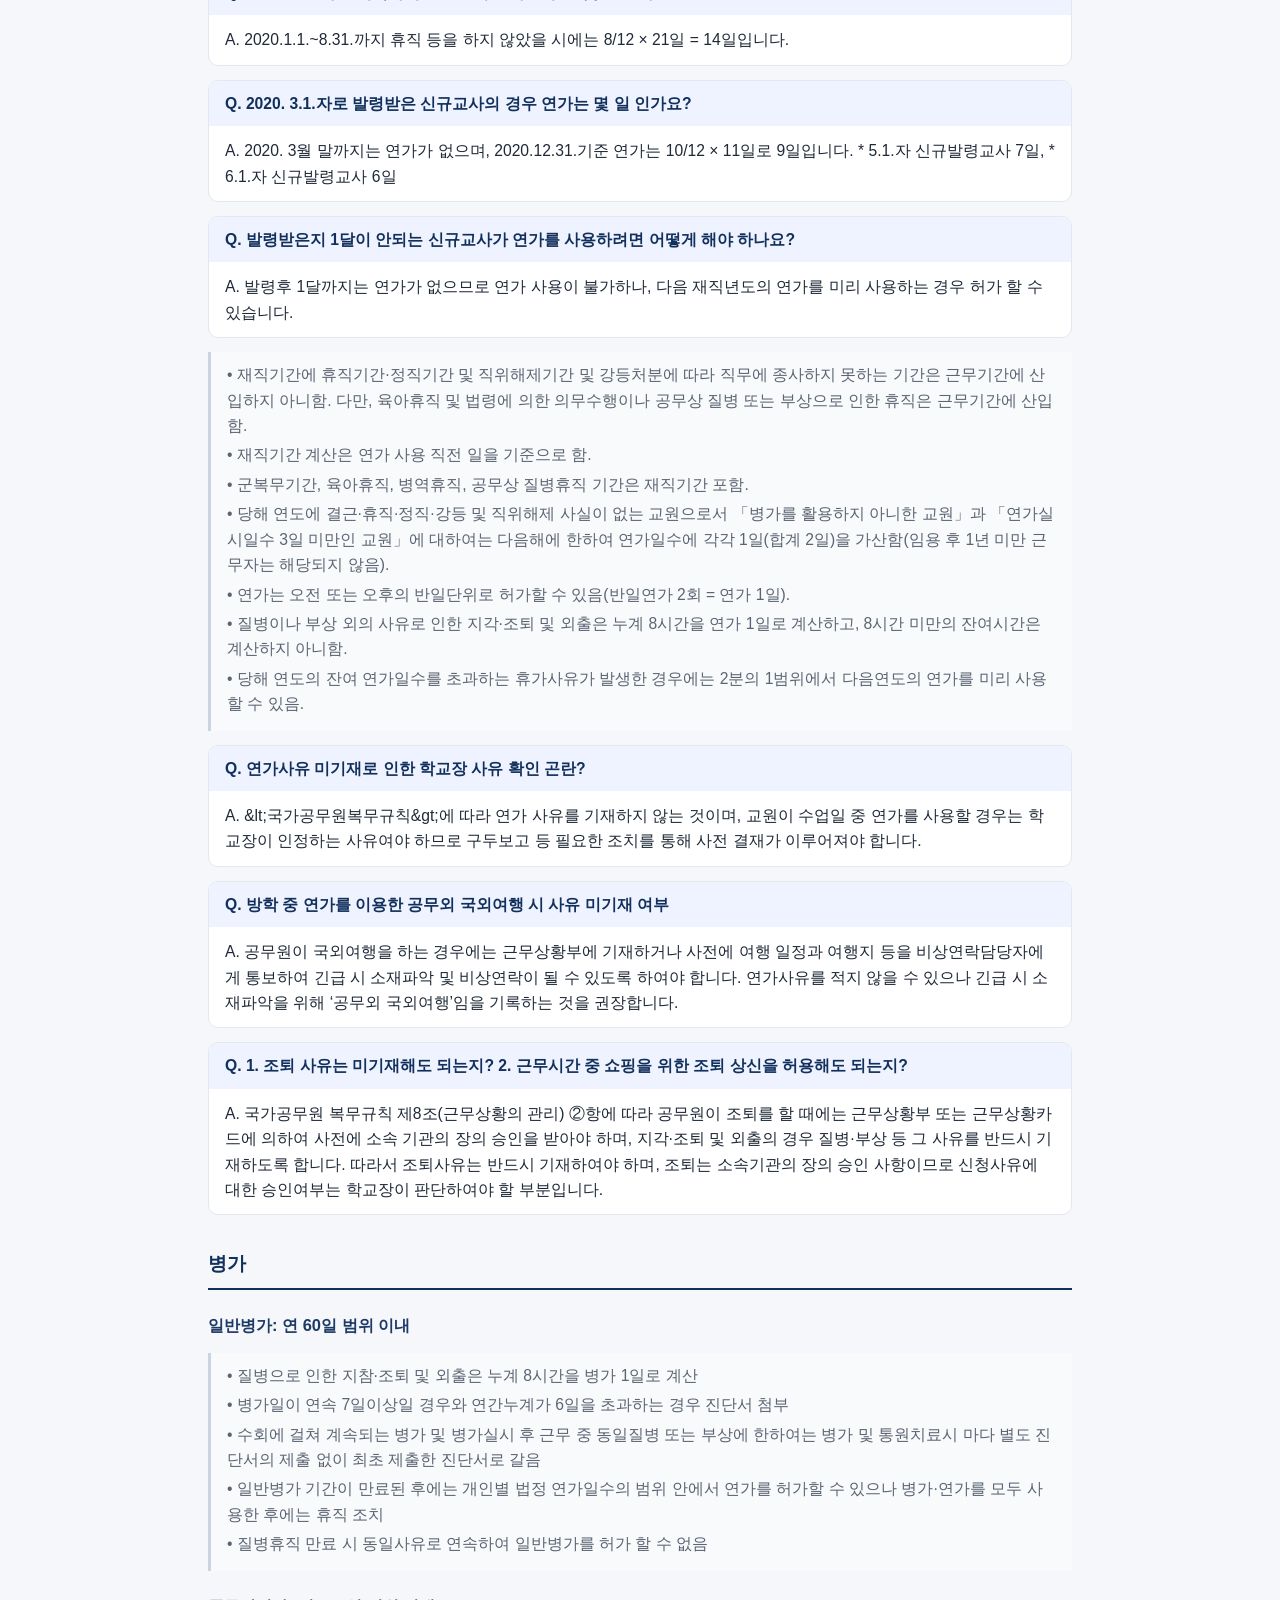
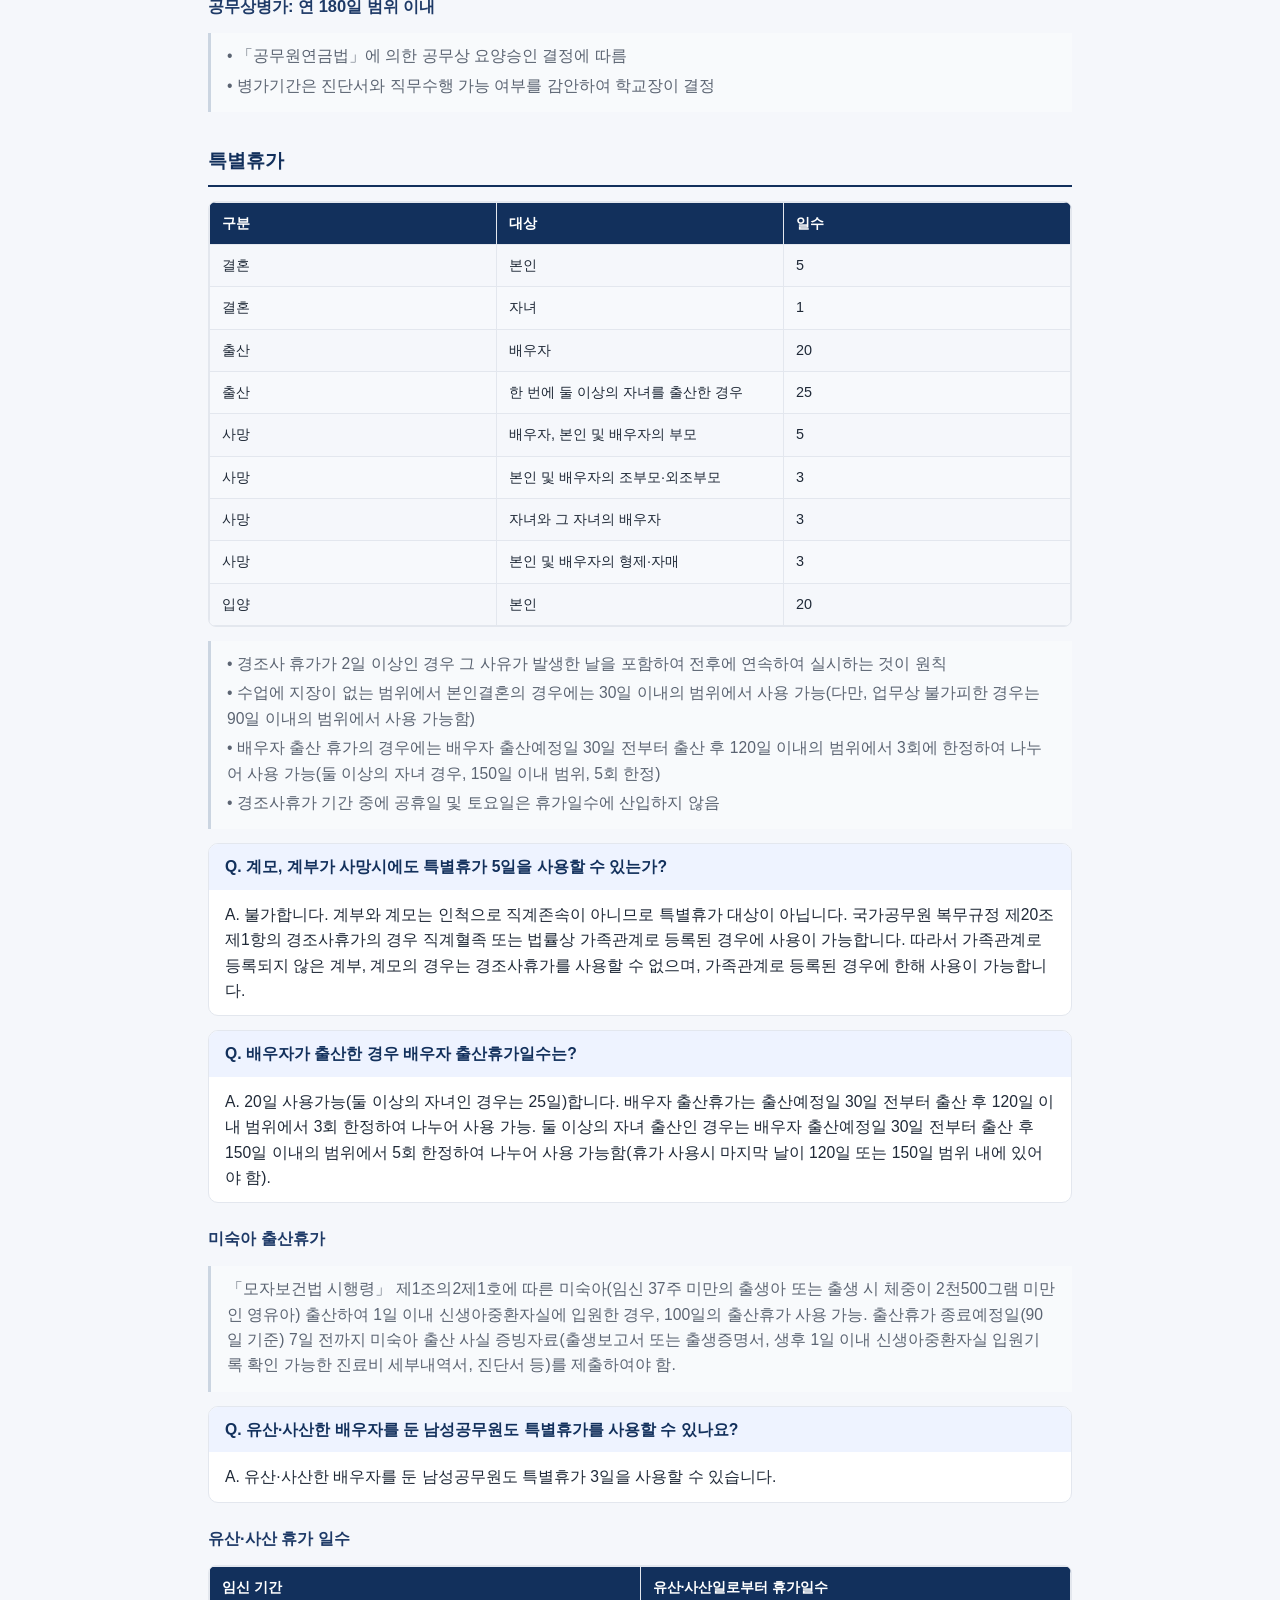
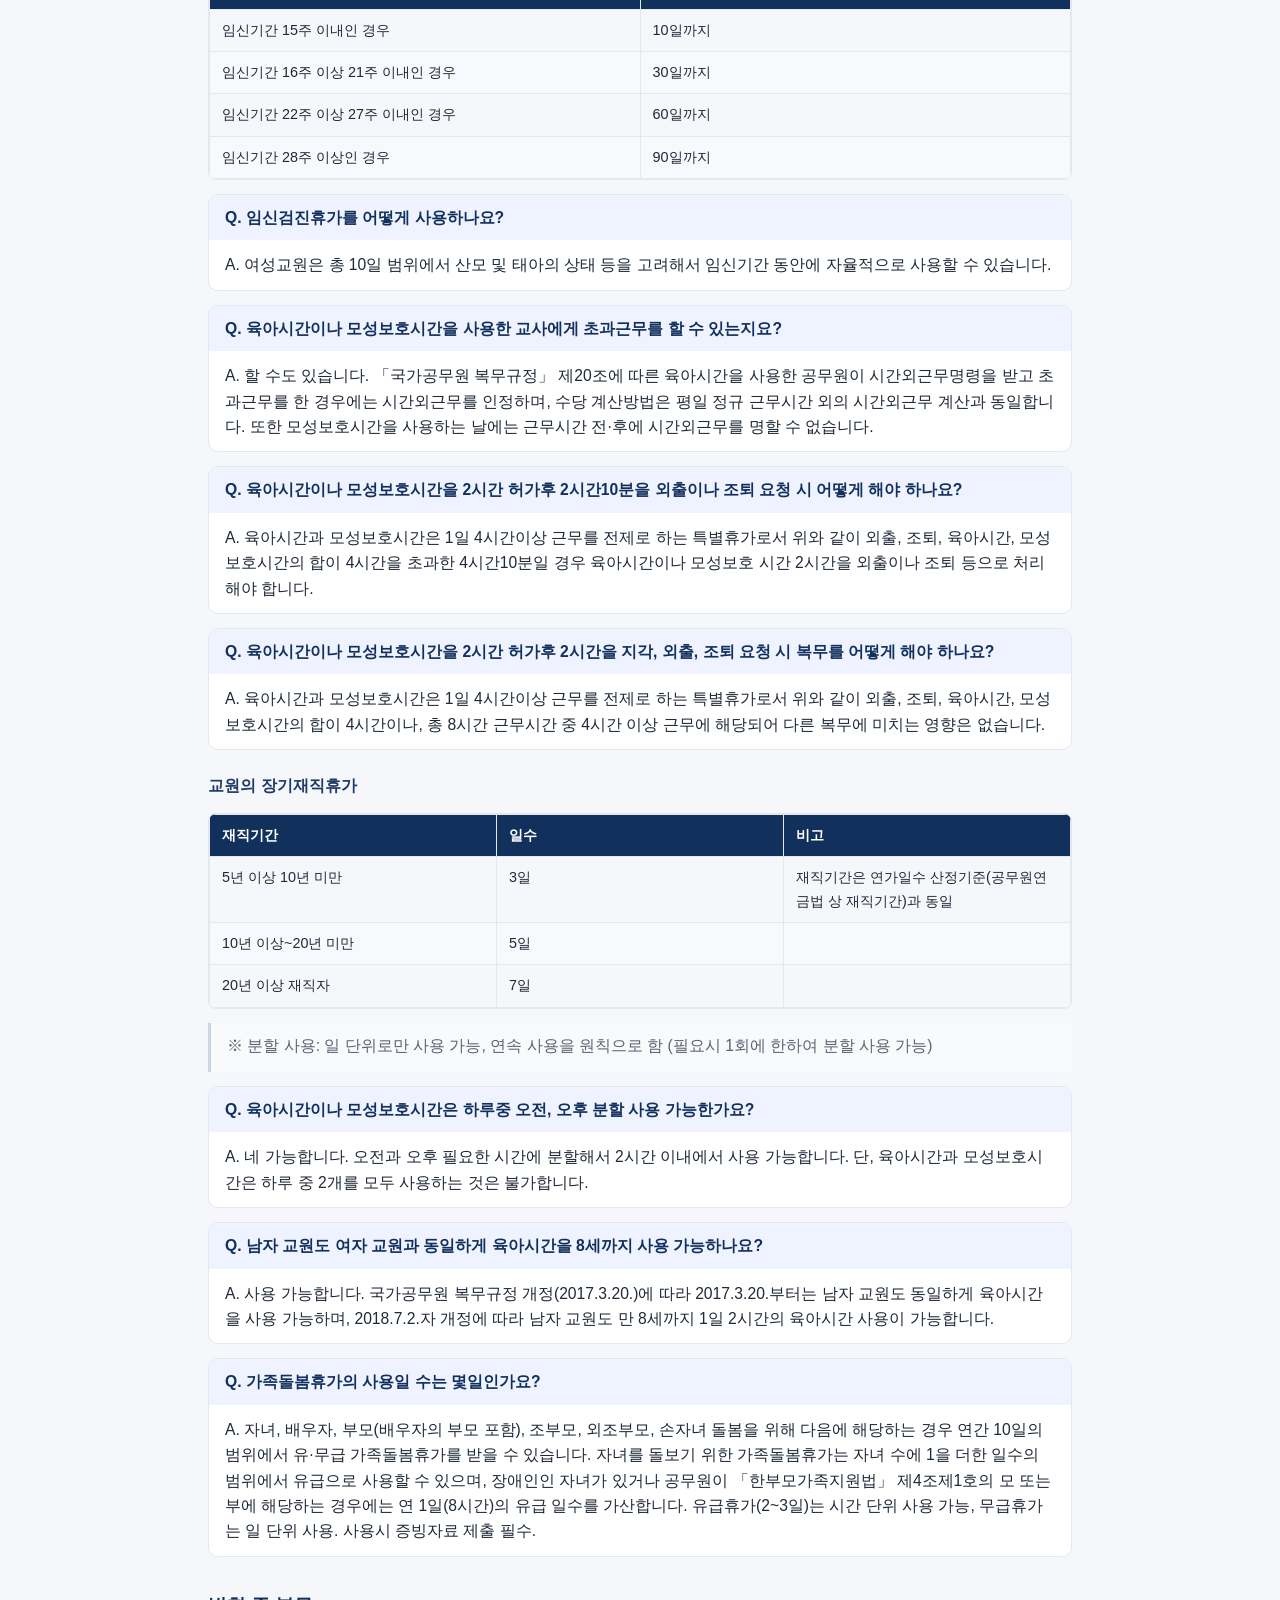
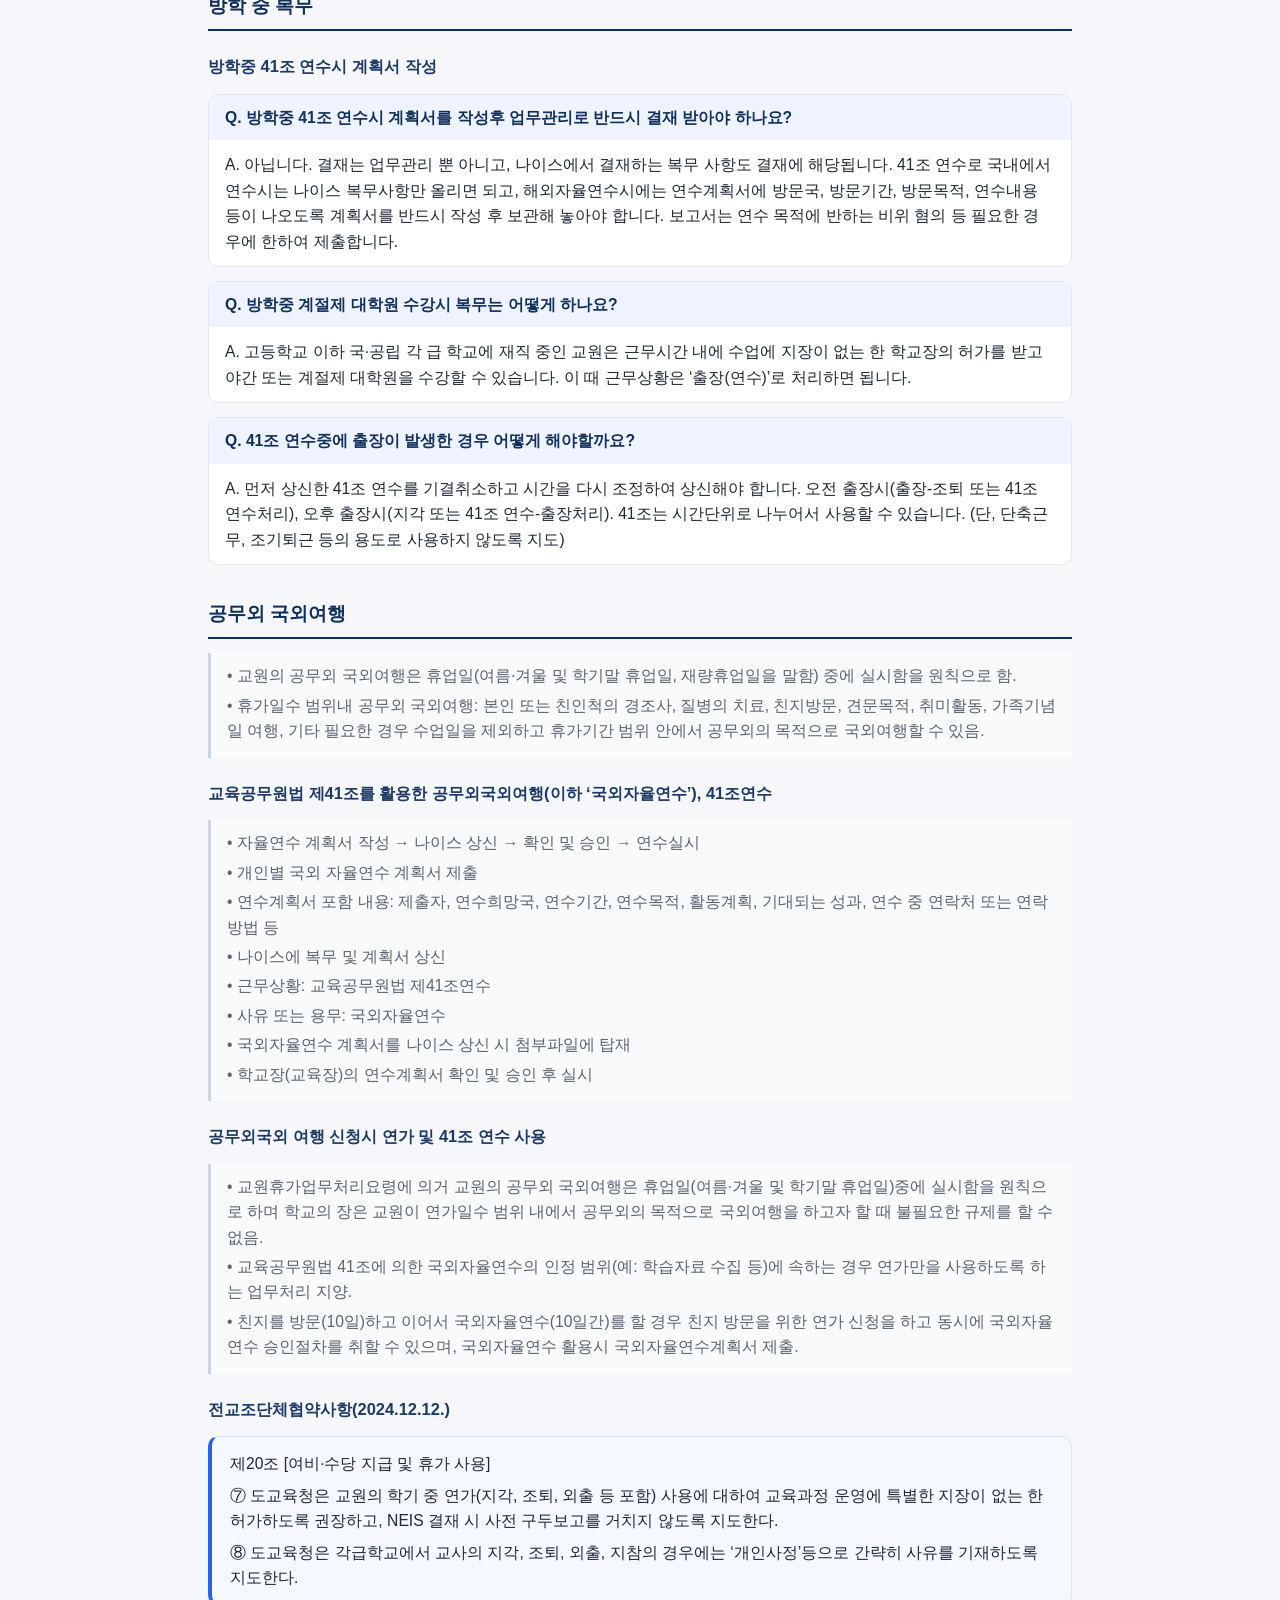
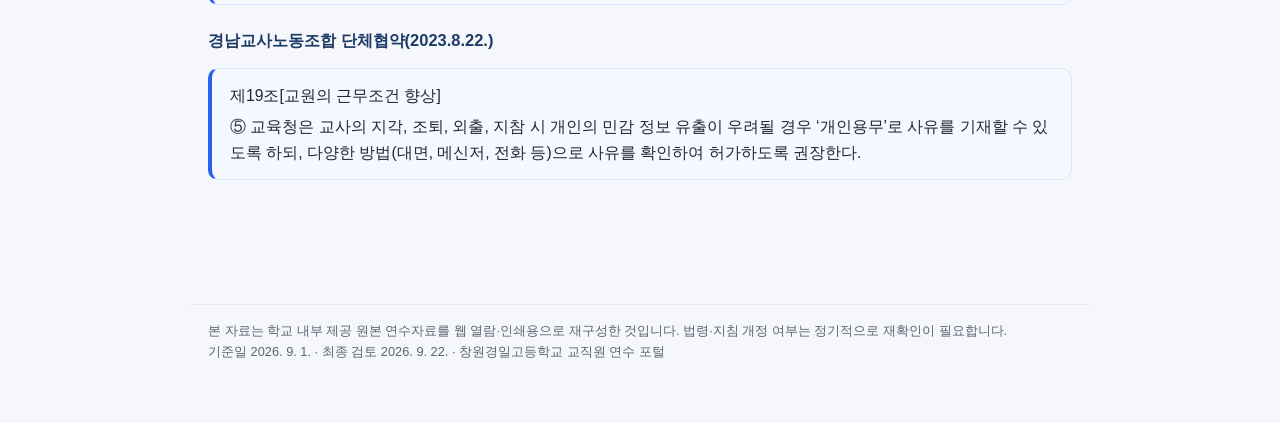
<file: training/2026/service.html>
<!DOCTYPE html>
<html lang="ko">
<head>
<meta charset="UTF-8">
<meta name="viewport" content="width=device-width, initial-scale=1, viewport-fit=cover">
<title>복무 연수 · 창원경일고 교직원 연수 포털</title>
<link rel="icon" href="data:image/svg+xml,<svg xmlns=%22http://www.w3.org/2000/svg%22 viewBox=%220 0 100 100%22><text y=%22.9em%22 font-size=%2290%22>📘</text></svg>">
<link rel="stylesheet" href="../../style.css">
</head>
<body data-training-id="service">
<script>window.SITE_DEPTH = 2;</script>

<header class="topbar">
  <div class="topbar-inner">
    <div class="brand">
      <a class="home-link" href="../../index.html"><span class="school">창원경일고등학교</span><br><span class="title">교직원 연수 포털</span></a>
    </div>
    <div class="topbar-meta" id="pageTopMeta">적용 기준 불러오는 중…</div>
  </div>
</header>

<div class="doc-header">
  <a class="doc-back" href="../../index.html">← 연수자료실로 돌아가기</a>
  <h1 class="doc-title">복무 연수</h1>
  
  <div class="doc-badges">
    <span class="badge status-badge" id="statusBadge">검토 상태 불러오는 중…</span>
    <span class="meta" id="pageMeta">기준일·최종 검토일 불러오는 중…</span>
  </div>
</div>

<div class="inapp-banner" id="inappBanner">
  <div class="box">
    ⚠ 카카오톡 등 인앱 브라우저에서는 인쇄·PDF 저장이 제한될 수 있습니다. 우측 상단 메뉴에서 <b>Chrome 또는 Safari로 열기</b>를 선택해 주세요.
    <button id="inappCopyBtn">링크 복사</button>
  </div>
</div>

<div class="toolbar">
  <button class="tb-btn" data-toggle-panel="tocPanel">📑 목차</button>
  <button class="tb-btn" data-toggle-panel="quick3Panel">⏱ 3분 핵심</button>
  <button class="tb-btn" data-toggle-panel="selectPrintPanel">☑ 선택 인쇄</button>
  <button class="tb-btn primary" id="fullPrintBtn">🖨 전체 인쇄 · PDF 저장</button>
</div>

<div class="panel" id="tocPanel">
  <h4>목차</h4>
  <ul class="toc-list">
    <li><a class="" href="#근무">근무</a></li>
    <li><a class="lvl3" href="#교육공무원의-복무상-의무-직장이탈-금지-국가공무원법-제58조">교육공무원의 복무상 의무: 직장이탈 금지(국가공무원법 제58조)</a></li>
    <li><a class="lvl3" href="#용어의-정의">용어의 정의</a></li>
    <li><a class="lvl3" href="#근무사항의-관리">근무사항의 관리</a></li>
    <li><a class="" href="#출장">출장</a></li>
    <li><a class="lvl3" href="#정의">정의</a></li>
    <li><a class="lvl3" href="#출장의-구분">출장의 구분</a></li>
    <li><a class="" href="#휴가">휴가</a></li>
    <li><a class="lvl3" href="#휴가의-종류-연가-병가-공가-특별휴가">휴가의 종류: 연가, 병가, 공가, 특별휴가</a></li>
    <li><a class="lvl3" href="#휴가실시의-원칙">휴가실시의 원칙</a></li>
    <li><a class="" href="#연가">연가</a></li>
    <li><a class="lvl3" href="#연가일수-환산">연가일수 환산</a></li>
    <li><a class="" href="#병가">병가</a></li>
    <li><a class="lvl3" href="#일반병가-연-60일-범위-이내">일반병가: 연 60일 범위 이내</a></li>
    <li><a class="lvl3" href="#공무상병가-연-180일-범위-이내">공무상병가: 연 180일 범위 이내</a></li>
    <li><a class="" href="#특별휴가">특별휴가</a></li>
    <li><a class="lvl3" href="#미숙아-출산휴가">미숙아 출산휴가</a></li>
    <li><a class="lvl3" href="#유산-사산-휴가-일수">유산·사산 휴가 일수</a></li>
    <li><a class="lvl3" href="#교원의-장기재직휴가">교원의 장기재직휴가</a></li>
    <li><a class="" href="#방학-중-복무">방학 중 복무</a></li>
    <li><a class="lvl3" href="#방학중-41조-연수시-계획서-작성">방학중 41조 연수시 계획서 작성</a></li>
    <li><a class="" href="#공무외-국외여행">공무외 국외여행</a></li>
    <li><a class="lvl3" href="#교육공무원법-제41조를-활용한-공무외국외여행-이하-국외자율연수-41조연수">교육공무원법 제41조를 활용한 공무외국외여행(이하 ‘국외자율연수’), 41조연수</a></li>
    <li><a class="lvl3" href="#공무외국외-여행-신청시-연가-및-41조-연수-사용">공무외국외 여행 신청시 연가 및 41조 연수 사용</a></li>
    <li><a class="lvl3" href="#전교조단체협약사항-2024-12-12">전교조단체협약사항(2024.12.12.)</a></li>
    <li><a class="lvl3" href="#경남교사노동조합-단체협약-2023-8-22">경남교사노동조합 단체협약(2023.8.22.)</a></li>
  </ul>
</div>

<div class="panel" id="quick3Panel">
  <h4>⏱ 3분 핵심</h4>
  <ol>
    <li>연가·병가·조퇴·외출 등은 원칙적으로 사전 승인 사항입니다. 부득이한 경우에도 사후에 지체 없이 승인을 받아야 합니다.</li>
    <li>출장은 정규 근무지 밖에서 상사의 명에 따라 공무를 수행하는 것이며, 근무지내/근무지외 출장 여부는 거리(12km)와 시·군 기준으로 구분됩니다.</li>
    <li>공무외 국외여행은 휴업일 중 실시가 원칙이며, 교육공무원법 제41조 국외자율연수는 별도 계획서 제출과 학교장 승인 절차를 거쳐야 합니다.</li>
  </ol>
</div>

<div class="panel" id="selectPrintPanel">
  <h4>☑ 원하는 항목만 선택해서 인쇄 / PDF 저장</h4>
  <div class="select-print-list" id="selectPrintList">
    <label><input type="checkbox" checked data-target="psec-1"> 근무</label>
    <label><input type="checkbox" checked data-target="psec-2"> 출장</label>
    <label><input type="checkbox" checked data-target="psec-3"> 휴가</label>
    <label><input type="checkbox" checked data-target="psec-4"> 연가</label>
    <label><input type="checkbox" checked data-target="psec-5"> 병가</label>
    <label><input type="checkbox" checked data-target="psec-6"> 특별휴가</label>
    <label><input type="checkbox" checked data-target="psec-7"> 방학 중 복무</label>
    <label><input type="checkbox" checked data-target="psec-8"> 공무외 국외여행</label>
  </div>
  <div class="select-print-actions">
    <button id="selectAllBtn" type="button">전체 선택</button>
    <button id="selectPrintGoBtn" type="button" class="go">선택 항목 인쇄 · PDF 저장</button>
  </div>
</div>

<div class="quick3-box">
  <h4>⏱ 3분 핵심</h4>
  <ol>
    <li>연가·병가·조퇴·외출 등은 원칙적으로 사전 승인 사항입니다. 부득이한 경우에도 사후에 지체 없이 승인을 받아야 합니다.</li>
    <li>출장은 정규 근무지 밖에서 상사의 명에 따라 공무를 수행하는 것이며, 근무지내/근무지외 출장 여부는 거리(12km)와 시·군 기준으로 구분됩니다.</li>
    <li>공무외 국외여행은 휴업일 중 실시가 원칙이며, 교육공무원법 제41조 국외자율연수는 별도 계획서 제출과 학교장 승인 절차를 거쳐야 합니다.</li>
  </ol>
</div>

<article class="doc-content">


<div class="info-box"><p>◇ 근무, 출장, 휴가, 공무외 국외여행, 41조연수</p>
<p>◇ 교원복무 관련 안내(교육공무원법 제2조(정의), 제18조(겸임))</p>
<p>▪ 학기 중 연가 사용: 특별한 사유가 있는 경우에는 학기 중이라도 법정연가일수 범위 안에서 허가할 수 있음(가족의 경조사, 중요한 가정 및 개인사)</p>
<p>▪ 공무외국외여행 신청시 교육공무원법 제41조에 의한 국외자율연수 인정 범위에 속하는 경우 연가만을 사용하도록 하는 업무처리 지양</p></div>
<section class="tr-section" id="psec-1"><h2 id="근무">근무</h2>
<h3 id="교육공무원의-복무상-의무-직장이탈-금지-국가공무원법-제58조">교육공무원의 복무상 의무: 직장이탈 금지(국가공무원법 제58조)</h3>
<blockquote class="note-block">
<p>공무원은 소속 상관의 허가 또는 정당한 사유가 없으면 직장을 이탈하지 못한다. (이 의무는 근무시간 중에 성립하는 것이나 시간외 근무명령이 있는 경우에도 성립)</p>
</blockquote>
<h3 id="용어의-정의">용어의 정의</h3>
<blockquote class="note-block">
<p>• 출근: 근무시작 시간까지 근무 장소(사무실 또는 현장)에 도착하는 것</p>
<p>• 지각: 근무 장소에 근무시작 시간 이후에 출근하는 것</p>
<p>• 조퇴: 근무종료 시간 이전에 퇴근하는 것</p>
<p>• 외출: 근무시간 중 개인용무를 위하여 근무 장소 외부로 나간 후, 근무종료 시간 이전에 돌아오는 것</p>
<p>• 퇴근: 그 날의 업무를 종료하고 근무종료 시간 이후에 근무 장소를 떠나는 것</p>
<p>• 결근: 출장, 휴가 등의 정당한 사유 없이 근무 종료 시간까지 출근하지 아니하는 것</p>
<p>• 출장: 상사의 명에 의하여 정규 근무지 이외의 장소에서 공무를 수행하는 것</p>
</blockquote>
<h3 id="근무사항의-관리">근무사항의 관리</h3>
<blockquote class="note-block">
<p>• 각급 기관의 장은 엄정한 근무기강의 확립을 위하여 노력해야 함</p>
<p>• 공무원이 휴가·지각·조퇴 및 외출과 「공무원여비규정」 제18조에 따른 근무지내에 출장하려는 때에는 근무상황부 또는 근무상황카드에 의하여 사전에 소속 기관의 장의 승인을 받아야 한다.</p>
<p>• 다만, 불가피한 사유로 사전에 승인을 받지 못한 경우에는 사후에 지체 없이 승인을 받아야 한다(국가공무원 복무규칙 제8조).</p>
<p>• 공무원이 승인을 받지 아니하고 출근하지 아니한 때에는 근무상황부에 결근으로 처리한다(국가공무원 복무규칙 제8조).</p>
</blockquote>
</section><section class="tr-section" id="psec-2"><h2 id="출장">출장</h2>
<h3 id="정의">정의</h3>
<blockquote class="note-block">
<p>• 출장이라 함은 상사의 명에 의하여 정규 근무지 이외의 장소에서 공무를 수행하는 것</p>
<p>• 공무와 무관한 사항에 대하여 출장 처리를 해서는 아니 됨.</p>
<p>• 출장명령은 출장명령권자인 소속기관장이 사안별로 공무와의 관련여부와 학교운영 등 제반 사정을 종합적으로 고려하여 명령권자가 판단하는 사항임.</p>
<p>• 출장공무원은 그 출장 용무를 마치고 사무실로 돌아왔을 때에는 지체 없이 소속 기관의 장에게 결과를 제출하여야 함. 다만, 경미한 사항에 대한 결과 보고는 말로 할 수 있음(복무규정 6조제3항).</p>
</blockquote>
<h3 id="출장의-구분">출장의 구분</h3>
<blockquote class="note-block">
<p>○ 근무지내 출장</p>
<p>• 동일시와 군 및 섬 안에서의 출장</p>
<p>• 여행거리가 12km 미만인 출장(여행거리가 12km를 넘더라도 동일한 시·군 및 섬 안에서의 출장은 근무지내 출장)</p>
<p>○ 근무지외 출장</p>
<p>• 동일시와 군 및 섬 밖으로의 출장이며 여행거리가 12km 이상인 출장</p>
</blockquote>
<div class="qa-box"><p class="qa-q">Q. 선생님들이 학생들과 학교옆 공원(1km이내) 및 마을 탐방 등 학교에서 가까운 곳으로 학생들과 자유롭게 수업을 하러 나가면서 출장복무 등의 업무를 줄여 주기 위하여 학교여비규정을 개정하여 수업 중 학교인근 공원 및 마을 탐방위해 학교 밖으로 나갈 때는 출장 상신 없이 가능한지?</p><p class="qa-a">A. 초·중등교육법 제20조(교직원의 임무)에 근거하여 교장은 교무를 통할하고, 소속 교직원을 지도·감독하며, 학생을 교육합니다. 또한 출장이란 상사의 명에 의하여 정규 근무지 이외의 장소에서 공무를 수행하는 것입니다. 따라서 교원이 교육활동을 위해 학교외의 장소에서 공무를 수행한다면 학교장의 출장 명령을 받아야 합니다. 출장명령은 출장여비의 지급 근거가 되나, 출장명령이 있다하여 반드시 출장여비를 지급하여야 하는 것은 아닙니다.</p></div>
</section><section class="tr-section" id="psec-3"><h2 id="휴가">휴가</h2>
<h3 id="휴가의-종류-연가-병가-공가-특별휴가">휴가의 종류: 연가, 병가, 공가, 특별휴가</h3>
<h3 id="휴가실시의-원칙">휴가실시의 원칙</h3>
<blockquote class="note-block">
<p>• 교원의 휴가에 관한 특례(국가공무원 복무규정 제24조의2)</p>
<p>• 교원의 휴가는 교육부장관이 학사 일정 등 사정을 감안하여 따로 정할 수 있음</p>
<p>• 학교의 장은 휴가를 허가함에 있어 교원이 원하는 시기에 법정휴가일수가 보장되도록 하되, 연가는 학생들의 수업 등을 고려하여 부모생신일 또는 기일 등을 제외하고는 특별한 사유가 없는 수업일을 제외하여 실시하고, 휴가로 인한 수업 결손 등이 발생하지 않도록 필요한 조치를 취하여야 함.</p>
<p>• 휴가기간 중의 공휴일과 토요일은 휴가일수에서 제외함. 다만 연가를 제외한 휴가기간이 30일 이상 계속되는 경우 산입함.</p>
</blockquote>
</section><section class="tr-section" id="psec-4"><h2 id="연가">연가</h2>
<div class="table-wrap"><table class="data-table">
<colgroup>
<col style="width: 50%"/>
<col style="width: 50%"/>
</colgroup>
<thead>
<tr class="header">
<th><strong>재직기간</strong></th>
<th><strong>연가일수</strong></th>
</tr>
</thead>
<tbody>
<tr class="odd">
<td>1개월 이상 1년미만</td>
<td>11일</td>
</tr>
<tr class="even">
<td>1년이상 3년미만</td>
<td>15일</td>
</tr>
<tr class="odd">
<td>3년이상 4년미만</td>
<td>16일</td>
</tr>
<tr class="even">
<td>4년이상 5년미만</td>
<td>17일</td>
</tr>
<tr class="odd">
<td>5년이상 6년미만</td>
<td>20일</td>
</tr>
<tr class="even">
<td>6년이상</td>
<td>21일</td>
</tr>
</tbody>
</table></div>
<h3 id="연가일수-환산">연가일수 환산</h3>
<div class="info-box">해당연도 중 사실상 직무에 종사한 기간(월) ÷ 12(월) × 해당연도 연가일수</div>
<div class="qa-box"><p class="qa-q">Q. 2020.8.31.자로 퇴직하시는 분들의 연가일 수는 몇 일 인가요?</p><p class="qa-a">A. 2020.1.1.~8.31.까지 휴직 등을 하지 않았을 시에는 8/12 × 21일 = 14일입니다.</p></div>
<div class="qa-box"><p class="qa-q">Q. 2020. 3.1.자로 발령받은 신규교사의 경우 연가는 몇 일 인가요?</p><p class="qa-a">A. 2020. 3월 말까지는 연가가 없으며, 2020.12.31.기준 연가는 10/12 × 11일로 9일입니다. * 5.1.자 신규발령교사 7일, * 6.1.자 신규발령교사 6일</p></div>
<div class="qa-box"><p class="qa-q">Q. 발령받은지 1달이 안되는 신규교사가 연가를 사용하려면 어떻게 해야 하나요?</p><p class="qa-a">A. 발령후 1달까지는 연가가 없으므로 연가 사용이 불가하나, 다음 재직년도의 연가를 미리 사용하는 경우 허가 할 수 있습니다.</p></div>
<blockquote class="note-block">
<p>• 재직기간에 휴직기간·정직기간 및 직위해제기간 및 강등처분에 따라 직무에 종사하지 못하는 기간은 근무기간에 산입하지 아니함. 다만, 육아휴직 및 법령에 의한 의무수행이나 공무상 질병 또는 부상으로 인한 휴직은 근무기간에 산입함.</p>
<p>• 재직기간 계산은 연가 사용 직전 일을 기준으로 함.</p>
<p>• 군복무기간, 육아휴직, 병역휴직, 공무상 질병휴직 기간은 재직기간 포함.</p>
<p>• 당해 연도에 결근·휴직·정직·강등 및 직위해제 사실이 없는 교원으로서 「병가를 활용하지 아니한 교원」과 「연가실시일수 3일 미만인 교원」에 대하여는 다음해에 한하여 연가일수에 각각 1일(합계 2일)을 가산함(임용 후 1년 미만 근무자는 해당되지 않음).</p>
<p>• 연가는 오전 또는 오후의 반일단위로 허가할 수 있음(반일연가 2회 = 연가 1일).</p>
<p>• 질병이나 부상 외의 사유로 인한 지각·조퇴 및 외출은 누계 8시간을 연가 1일로 계산하고, 8시간 미만의 잔여시간은 계산하지 아니함.</p>
<p>• 당해 연도의 잔여 연가일수를 초과하는 휴가사유가 발생한 경우에는 2분의 1범위에서 다음연도의 연가를 미리 사용할 수 있음.</p>
</blockquote>
<div class="qa-box"><p class="qa-q">Q. 연가사유 미기재로 인한 학교장 사유 확인 곤란?</p><p class="qa-a">A. &amp;lt;국가공무원복무규칙&amp;gt;에 따라 연가 사유를 기재하지 않는 것이며, 교원이 수업일 중 연가를 사용할 경우는 학교장이 인정하는 사유여야 하므로 구두보고 등 필요한 조치를 통해 사전 결재가 이루어져야 합니다.</p></div>
<div class="qa-box"><p class="qa-q">Q. 방학 중 연가를 이용한 공무외 국외여행 시 사유 미기재 여부</p><p class="qa-a">A. 공무원이 국외여행을 하는 경우에는 근무상황부에 기재하거나 사전에 여행 일정과 여행지 등을 비상연락담당자에게 통보하여 긴급 시 소재파악 및 비상연락이 될 수 있도록 하여야 합니다. 연가사유를 적지 않을 수 있으나 긴급 시 소재파악을 위해 ‘공무외 국외여행’임을 기록하는 것을 권장합니다.</p></div>
<div class="qa-box"><p class="qa-q">Q. 1. 조퇴 사유는 미기재해도 되는지? 2. 근무시간 중 쇼핑을 위한 조퇴 상신을 허용해도 되는지?</p><p class="qa-a">A. 국가공무원 복무규칙 제8조(근무상황의 관리) ②항에 따라 공무원이 조퇴를 할 때에는 근무상황부 또는 근무상황카드에 의하여 사전에 소속 기관의 장의 승인을 받아야 하며, 지각·조퇴 및 외출의 경우 질병·부상 등 그 사유를 반드시 기재하도록 합니다. 따라서 조퇴사유는 반드시 기재하여야 하며, 조퇴는 소속기관의 장의 승인 사항이므로 신청사유에 대한 승인여부는 학교장이 판단하여야 할 부분입니다.</p></div>
</section><section class="tr-section" id="psec-5"><h2 id="병가">병가</h2>
<h3 id="일반병가-연-60일-범위-이내">일반병가: 연 60일 범위 이내</h3>
<blockquote class="note-block">
<p>• 질병으로 인한 지참·조퇴 및 외출은 누계 8시간을 병가 1일로 계산</p>
<p>• 병가일이 연속 7일이상일 경우와 연간누계가 6일을 초과하는 경우 진단서 첨부</p>
<p>• 수회에 걸쳐 계속되는 병가 및 병가실시 후 근무 중 동일질병 또는 부상에 한하여는 병가 및 통원치료시 마다 별도 진단서의 제출 없이 최초 제출한 진단서로 갈음</p>
<p>• 일반병가 기간이 만료된 후에는 개인별 법정 연가일수의 범위 안에서 연가를 허가할 수 있으나 병가·연가를 모두 사용한 후에는 휴직 조치</p>
<p>• 질병휴직 만료 시 동일사유로 연속하여 일반병가를 허가 할 수 없음</p>
</blockquote>
<h3 id="공무상병가-연-180일-범위-이내">공무상병가: 연 180일 범위 이내</h3>
<blockquote class="note-block">
<p>• 「공무원연금법」에 의한 공무상 요양승인 결정에 따름</p>
<p>• 병가기간은 진단서와 직무수행 가능 여부를 감안하여 학교장이 결정</p>
</blockquote>
</section><section class="tr-section" id="psec-6"><h2 id="특별휴가">특별휴가</h2>
<div class="table-wrap"><table class="data-table">
<colgroup>
<col style="width: 33%"/>
<col style="width: 33%"/>
<col style="width: 33%"/>
</colgroup>
<thead>
<tr class="header">
<th><strong>구분</strong></th>
<th><strong>대상</strong></th>
<th><strong>일수</strong></th>
</tr>
</thead>
<tbody>
<tr class="odd">
<td>결혼</td>
<td>본인</td>
<td>5</td>
</tr>
<tr class="even">
<td>결혼</td>
<td>자녀</td>
<td>1</td>
</tr>
<tr class="odd">
<td>출산</td>
<td>배우자</td>
<td>20</td>
</tr>
<tr class="even">
<td>출산</td>
<td>한 번에 둘 이상의 자녀를 출산한 경우</td>
<td>25</td>
</tr>
<tr class="odd">
<td>사망</td>
<td>배우자, 본인 및 배우자의 부모</td>
<td>5</td>
</tr>
<tr class="even">
<td>사망</td>
<td>본인 및 배우자의 조부모·외조부모</td>
<td>3</td>
</tr>
<tr class="odd">
<td>사망</td>
<td>자녀와 그 자녀의 배우자</td>
<td>3</td>
</tr>
<tr class="even">
<td>사망</td>
<td>본인 및 배우자의 형제·자매</td>
<td>3</td>
</tr>
<tr class="odd">
<td>입양</td>
<td>본인</td>
<td>20</td>
</tr>
</tbody>
</table></div>
<blockquote class="note-block">
<p>• 경조사 휴가가 2일 이상인 경우 그 사유가 발생한 날을 포함하여 전후에 연속하여 실시하는 것이 원칙</p>
<p>• 수업에 지장이 없는 범위에서 본인결혼의 경우에는 30일 이내의 범위에서 사용 가능(다만, 업무상 불가피한 경우는 90일 이내의 범위에서 사용 가능함)</p>
<p>• 배우자 출산 휴가의 경우에는 배우자 출산예정일 30일 전부터 출산 후 120일 이내의 범위에서 3회에 한정하여 나누어 사용 가능(둘 이상의 자녀 경우, 150일 이내 범위, 5회 한정)</p>
<p>• 경조사휴가 기간 중에 공휴일 및 토요일은 휴가일수에 산입하지 않음</p>
</blockquote>
<div class="qa-box"><p class="qa-q">Q. 계모, 계부가 사망시에도 특별휴가 5일을 사용할 수 있는가?</p><p class="qa-a">A. 불가합니다. 계부와 계모는 인척으로 직계존속이 아니므로 특별휴가 대상이 아닙니다. 국가공무원 복무규정 제20조 제1항의 경조사휴가의 경우 직계혈족 또는 법률상 가족관계로 등록된 경우에 사용이 가능합니다. 따라서 가족관계로 등록되지 않은 계부, 계모의 경우는 경조사휴가를 사용할 수 없으며, 가족관계로 등록된 경우에 한해 사용이 가능합니다.</p></div>
<div class="qa-box"><p class="qa-q">Q. 배우자가 출산한 경우 배우자 출산휴가일수는?</p><p class="qa-a">A. 20일 사용가능(둘 이상의 자녀인 경우는 25일)합니다. 배우자 출산휴가는 출산예정일 30일 전부터 출산 후 120일 이내 범위에서 3회 한정하여 나누어 사용 가능. 둘 이상의 자녀 출산인 경우는 배우자 출산예정일 30일 전부터 출산 후 150일 이내의 범위에서 5회 한정하여 나누어 사용 가능함(휴가 사용시 마지막 날이 120일 또는 150일 범위 내에 있어야 함).</p></div>
<h3 id="미숙아-출산휴가">미숙아 출산휴가</h3>
<blockquote class="note-block">
<p>「모자보건법 시행령」 제1조의2제1호에 따른 미숙아(임신 37주 미만의 출생아 또는 출생 시 체중이 2천500그램 미만인 영유아) 출산하여 1일 이내 신생아중환자실에 입원한 경우, 100일의 출산휴가 사용 가능. 출산휴가 종료예정일(90일 기준) 7일 전까지 미숙아 출산 사실 증빙자료(출생보고서 또는 출생증명서, 생후 1일 이내 신생아중환자실 입원기록 확인 가능한 진료비 세부내역서, 진단서 등)를 제출하여야 함.</p>
</blockquote>
<div class="qa-box"><p class="qa-q">Q. 유산·사산한 배우자를 둔 남성공무원도 특별휴가를 사용할 수 있나요?</p><p class="qa-a">A. 유산·사산한 배우자를 둔 남성공무원도 특별휴가 3일을 사용할 수 있습니다.</p></div>
<h3 id="유산-사산-휴가-일수">유산·사산 휴가 일수</h3>
<div class="table-wrap"><table class="data-table">
<colgroup>
<col style="width: 50%"/>
<col style="width: 50%"/>
</colgroup>
<thead>
<tr class="header">
<th><strong>임신 기간</strong></th>
<th><strong>유산·사산일로부터 휴가일수</strong></th>
</tr>
</thead>
<tbody>
<tr class="odd">
<td>임신기간 15주 이내인 경우</td>
<td>10일까지</td>
</tr>
<tr class="even">
<td>임신기간 16주 이상 21주 이내인 경우</td>
<td>30일까지</td>
</tr>
<tr class="odd">
<td>임신기간 22주 이상 27주 이내인 경우</td>
<td>60일까지</td>
</tr>
<tr class="even">
<td>임신기간 28주 이상인 경우</td>
<td>90일까지</td>
</tr>
</tbody>
</table></div>
<div class="qa-box"><p class="qa-q">Q. 임신검진휴가를 어떻게 사용하나요?</p><p class="qa-a">A. 여성교원은 총 10일 범위에서 산모 및 태아의 상태 등을 고려해서 임신기간 동안에 자율적으로 사용할 수 있습니다.</p></div>
<div class="qa-box"><p class="qa-q">Q. 육아시간이나 모성보호시간을 사용한 교사에게 초과근무를 할 수 있는지요?</p><p class="qa-a">A. 할 수도 있습니다. 「국가공무원 복무규정」 제20조에 따른 육아시간을 사용한 공무원이 시간외근무명령을 받고 초과근무를 한 경우에는 시간외근무를 인정하며, 수당 계산방법은 평일 정규 근무시간 외의 시간외근무 계산과 동일합니다. 또한 모성보호시간을 사용하는 날에는 근무시간 전·후에 시간외근무를 명할 수 없습니다.</p></div>
<div class="qa-box"><p class="qa-q">Q. 육아시간이나 모성보호시간을 2시간 허가후 2시간10분을 외출이나 조퇴 요청 시 어떻게 해야 하나요?</p><p class="qa-a">A. 육아시간과 모성보호시간은 1일 4시간이상 근무를 전제로 하는 특별휴가로서 위와 같이 외출, 조퇴, 육아시간, 모성보호시간의 합이 4시간을 초과한 4시간10분일 경우 육아시간이나 모성보호 시간 2시간을 외출이나 조퇴 등으로 처리해야 합니다.</p></div>
<div class="qa-box"><p class="qa-q">Q. 육아시간이나 모성보호시간을 2시간 허가후 2시간을 지각, 외출, 조퇴 요청 시 복무를 어떻게 해야 하나요?</p><p class="qa-a">A. 육아시간과 모성보호시간은 1일 4시간이상 근무를 전제로 하는 특별휴가로서 위와 같이 외출, 조퇴, 육아시간, 모성보호시간의 합이 4시간이나, 총 8시간 근무시간 중 4시간 이상 근무에 해당되어 다른 복무에 미치는 영향은 없습니다.</p></div>
<h3 id="교원의-장기재직휴가">교원의 장기재직휴가</h3>
<div class="table-wrap"><table class="data-table">
<colgroup>
<col style="width: 33%"/>
<col style="width: 33%"/>
<col style="width: 33%"/>
</colgroup>
<thead>
<tr class="header">
<th><strong>재직기간</strong></th>
<th><strong>일수</strong></th>
<th><strong>비고</strong></th>
</tr>
</thead>
<tbody>
<tr class="odd">
<td>5년 이상 10년 미만</td>
<td>3일</td>
<td>재직기간은 연가일수 산정기준(공무원연금법 상 재직기간)과 동일</td>
</tr>
<tr class="even">
<td>10년 이상~20년 미만</td>
<td>5일</td>
<td></td>
</tr>
<tr class="odd">
<td>20년 이상 재직자</td>
<td>7일</td>
<td></td>
</tr>
</tbody>
</table></div>
<blockquote class="note-block">
<p>※ 분할 사용: 일 단위로만 사용 가능, 연속 사용을 원칙으로 함 (필요시 1회에 한하여 분할 사용 가능)</p>
</blockquote>
<div class="qa-box"><p class="qa-q">Q. 육아시간이나 모성보호시간은 하루중 오전, 오후 분할 사용 가능한가요?</p><p class="qa-a">A. 네 가능합니다. 오전과 오후 필요한 시간에 분할해서 2시간 이내에서 사용 가능합니다. 단, 육아시간과 모성보호시간은 하루 중 2개를 모두 사용하는 것은 불가합니다.</p></div>
<div class="qa-box"><p class="qa-q">Q. 남자 교원도 여자 교원과 동일하게 육아시간을 8세까지 사용 가능하나요?</p><p class="qa-a">A. 사용 가능합니다. 국가공무원 복무규정 개정(2017.3.20.)에 따라 2017.3.20.부터는 남자 교원도 동일하게 육아시간을 사용 가능하며, 2018.7.2.자 개정에 따라 남자 교원도 만 8세까지 1일 2시간의 육아시간 사용이 가능합니다.</p></div>
<div class="qa-box"><p class="qa-q">Q. 가족돌봄휴가의 사용일 수는 몇일인가요?</p><p class="qa-a">A. 자녀, 배우자, 부모(배우자의 부모 포함), 조부모, 외조부모, 손자녀 돌봄을 위해 다음에 해당하는 경우 연간 10일의 범위에서 유·무급 가족돌봄휴가를 받을 수 있습니다. 자녀를 돌보기 위한 가족돌봄휴가는 자녀 수에 1을 더한 일수의 범위에서 유급으로 사용할 수 있으며, 장애인인 자녀가 있거나 공무원이 「한부모가족지원법」 제4조제1호의 모 또는 부에 해당하는 경우에는 연 1일(8시간)의 유급 일수를 가산합니다. 유급휴가(2~3일)는 시간 단위 사용 가능, 무급휴가는 일 단위 사용. 사용시 증빙자료 제출 필수.</p></div>
</section><section class="tr-section" id="psec-7"><h2 id="방학-중-복무">방학 중 복무</h2>
<h3 id="방학중-41조-연수시-계획서-작성">방학중 41조 연수시 계획서 작성</h3>
<div class="qa-box"><p class="qa-q">Q. 방학중 41조 연수시 계획서를 작성후 업무관리로 반드시 결재 받아야 하나요?</p><p class="qa-a">A. 아닙니다. 결재는 업무관리 뿐 아니고, 나이스에서 결재하는 복무 사항도 결재에 해당됩니다. 41조 연수로 국내에서 연수시는 나이스 복무사항만 올리면 되고, 해외자율연수시에는 연수계획서에 방문국, 방문기간, 방문목적, 연수내용 등이 나오도록 계획서를 반드시 작성 후 보관해 놓아야 합니다. 보고서는 연수 목적에 반하는 비위 혐의 등 필요한 경우에 한하여 제출합니다.</p></div>
<div class="qa-box"><p class="qa-q">Q. 방학중 계절제 대학원 수강시 복무는 어떻게 하나요?</p><p class="qa-a">A. 고등학교 이하 국·공립 각 급 학교에 재직 중인 교원은 근무시간 내에 수업에 지장이 없는 한 학교장의 허가를 받고 야간 또는 계절제 대학원을 수강할 수 있습니다. 이 때 근무상황은 ‘출장(연수)’로 처리하면 됩니다.</p></div>
<div class="qa-box"><p class="qa-q">Q. 41조 연수중에 출장이 발생한 경우 어떻게 해야할까요?</p><p class="qa-a">A. 먼저 상신한 41조 연수를 기결취소하고 시간을 다시 조정하여 상신해야 합니다. 오전 출장시(출장-조퇴 또는 41조 연수처리), 오후 출장시(지각 또는 41조 연수-출장처리). 41조는 시간단위로 나누어서 사용할 수 있습니다. (단, 단축근무, 조기퇴근 등의 용도로 사용하지 않도록 지도)</p></div>
</section><section class="tr-section" id="psec-8"><h2 id="공무외-국외여행">공무외 국외여행</h2>
<blockquote class="note-block">
<p>• 교원의 공무외 국외여행은 휴업일(여름·겨울 및 학기말 휴업일, 재량휴업일을 말함) 중에 실시함을 원칙으로 함.</p>
<p>• 휴가일수 범위내 공무외 국외여행: 본인 또는 친인척의 경조사, 질병의 치료, 친지방문, 견문목적, 취미활동, 가족기념일 여행, 기타 필요한 경우 수업일을 제외하고 휴가기간 범위 안에서 공무외의 목적으로 국외여행할 수 있음.</p>
</blockquote>
<h3 id="교육공무원법-제41조를-활용한-공무외국외여행-이하-국외자율연수-41조연수">교육공무원법 제41조를 활용한 공무외국외여행(이하 ‘국외자율연수’), 41조연수</h3>
<blockquote class="note-block">
<p>• 자율연수 계획서 작성 → 나이스 상신 → 확인 및 승인 → 연수실시</p>
<p>• 개인별 국외 자율연수 계획서 제출</p>
<p>• 연수계획서 포함 내용: 제출자, 연수희망국, 연수기간, 연수목적, 활동계획, 기대되는 성과, 연수 중 연락처 또는 연락 방법 등</p>
<p>• 나이스에 복무 및 계획서 상신</p>
<p>• 근무상황: 교육공무원법 제41조연수</p>
<p>• 사유 또는 용무: 국외자율연수</p>
<p>• 국외자율연수 계획서를 나이스 상신 시 첨부파일에 탑재</p>
<p>• 학교장(교육장)의 연수계획서 확인 및 승인 후 실시</p>
</blockquote>
<h3 id="공무외국외-여행-신청시-연가-및-41조-연수-사용">공무외국외 여행 신청시 연가 및 41조 연수 사용</h3>
<blockquote class="note-block">
<p>• 교원휴가업무처리요령에 의거 교원의 공무외 국외여행은 휴업일(여름·겨울 및 학기말 휴업일)중에 실시함을 원칙으로 하며 학교의 장은 교원이 연가일수 범위 내에서 공무외의 목적으로 국외여행을 하고자 할 때 불필요한 규제를 할 수 없음.</p>
<p>• 교육공무원법 41조에 의한 국외자율연수의 인정 범위(예: 학습자료 수집 등)에 속하는 경우 연가만을 사용하도록 하는 업무처리 지양.</p>
<p>• 친지를 방문(10일)하고 이어서 국외자율연수(10일간)를 할 경우 친지 방문을 위한 연가 신청을 하고 동시에 국외자율연수 승인절차를 취할 수 있으며, 국외자율연수 활용시 국외자율연수계획서 제출.</p>
</blockquote>
<h3 id="전교조단체협약사항-2024-12-12">전교조단체협약사항(2024.12.12.)</h3>
<div class="info-box"><p>제20조 [여비·수당 지급 및 휴가 사용]</p>
<p>⑦ 도교육청은 교원의 학기 중 연가(지각, 조퇴, 외출 등 포함) 사용에 대하여 교육과정 운영에 특별한 지장이 없는 한 허가하도록 권장하고, NEIS 결재 시 사전 구두보고를 거치지 않도록 지도한다.</p>
<p>⑧ 도교육청은 각급학교에서 교사의 지각, 조퇴, 외출, 지참의 경우에는 ‘개인사정’등으로 간략히 사유를 기재하도록 지도한다.</p></div>
<h3 id="경남교사노동조합-단체협약-2023-8-22">경남교사노동조합 단체협약(2023.8.22.)</h3>
<div class="info-box"><p>제19조[교원의 근무조건 향상]</p>
<p>⑤ 교육청은 교사의 지각, 조퇴, 외출, 지참 시 개인의 민감 정보 유출이 우려될 경우 ‘개인용무’로 사유를 기재할 수 있도록 하되, 다양한 방법(대면, 메신저, 전화 등)으로 사유를 확인하여 허가하도록 권장한다.</p></div>

</section>
</article>

<div class="doc-footer-note">
  본 자료는 학교 내부 제공 원본 연수자료를 웹 열람·인쇄용으로 재구성한 것입니다. 법령·지침 개정 여부는 정기적으로 재확인이 필요합니다.<br>
  <span id="pageFooterMeta">기준일·최종 검토일 불러오는 중…</span> · 창원경일고등학교 교직원 연수 포털
</div>

<script src="../../data/trainings.js"></script>
<script src="../../app.js"></script>
</body>
</html>
</file>
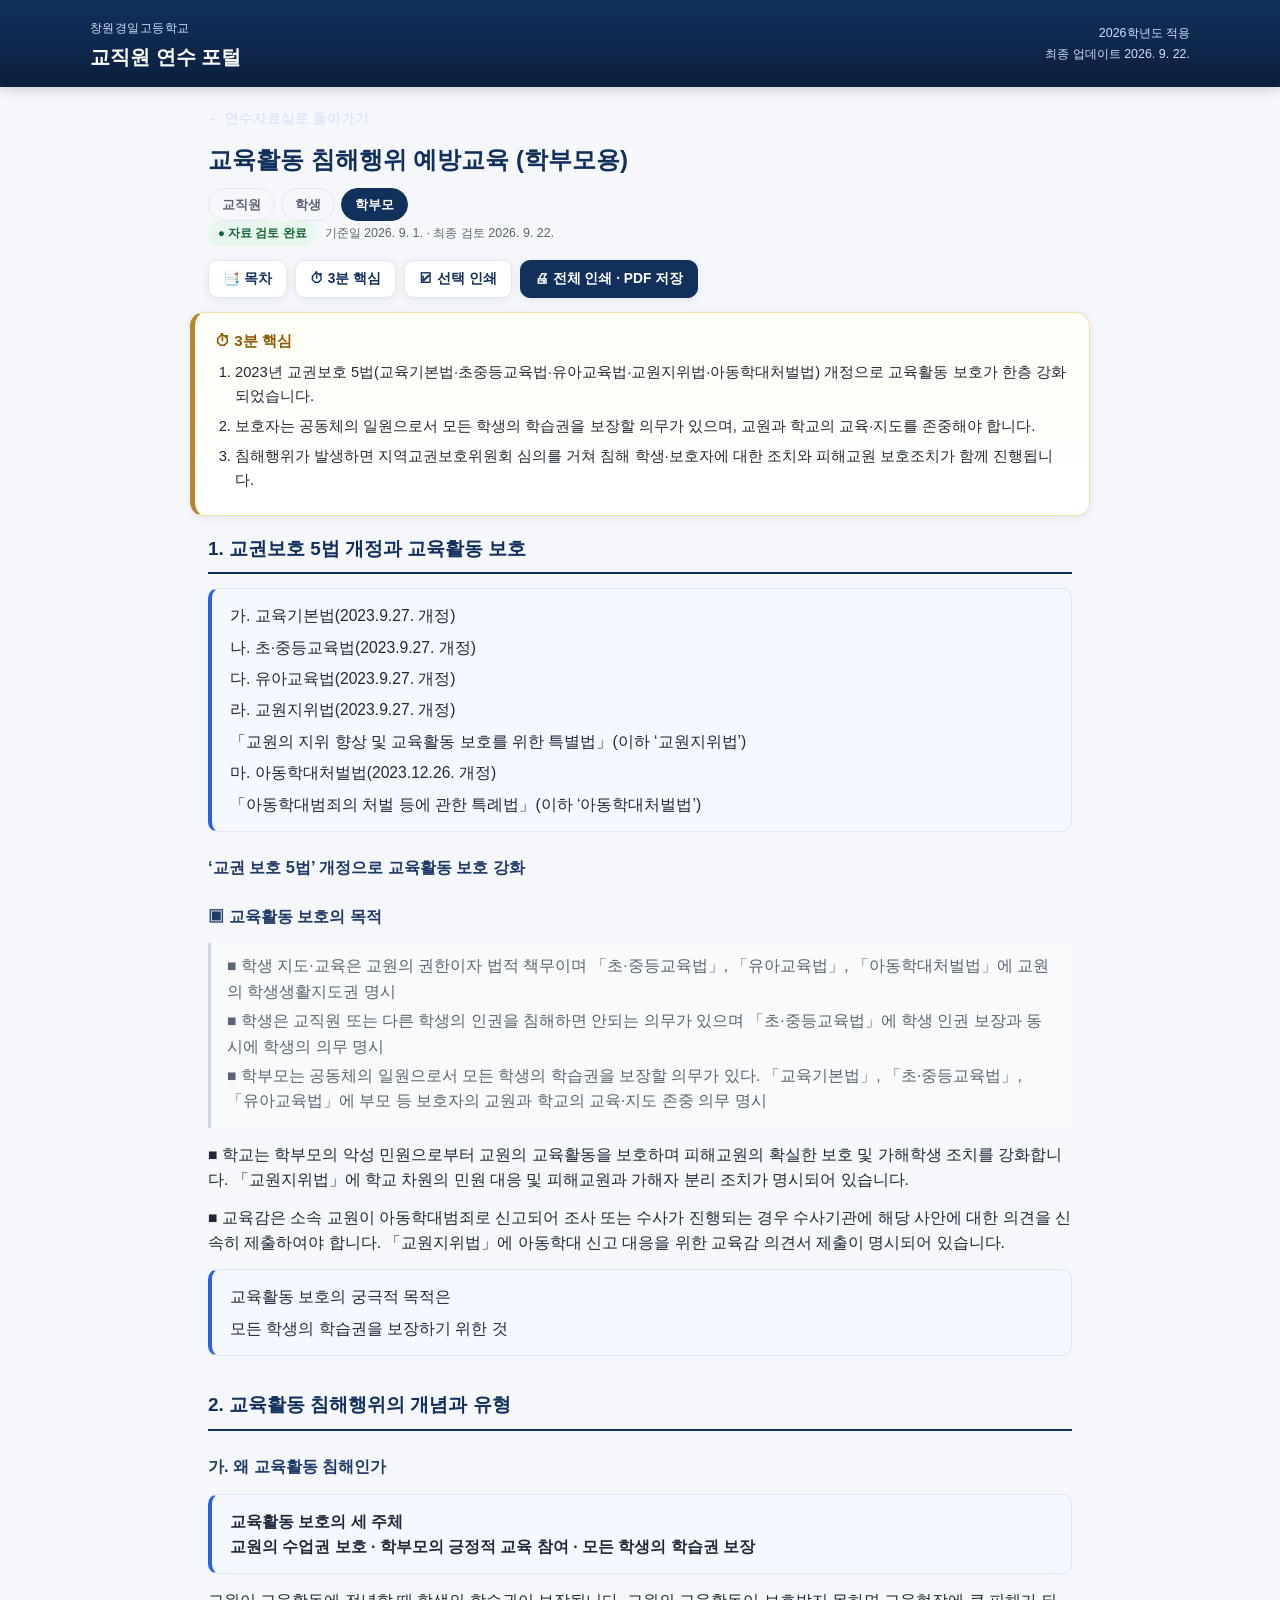
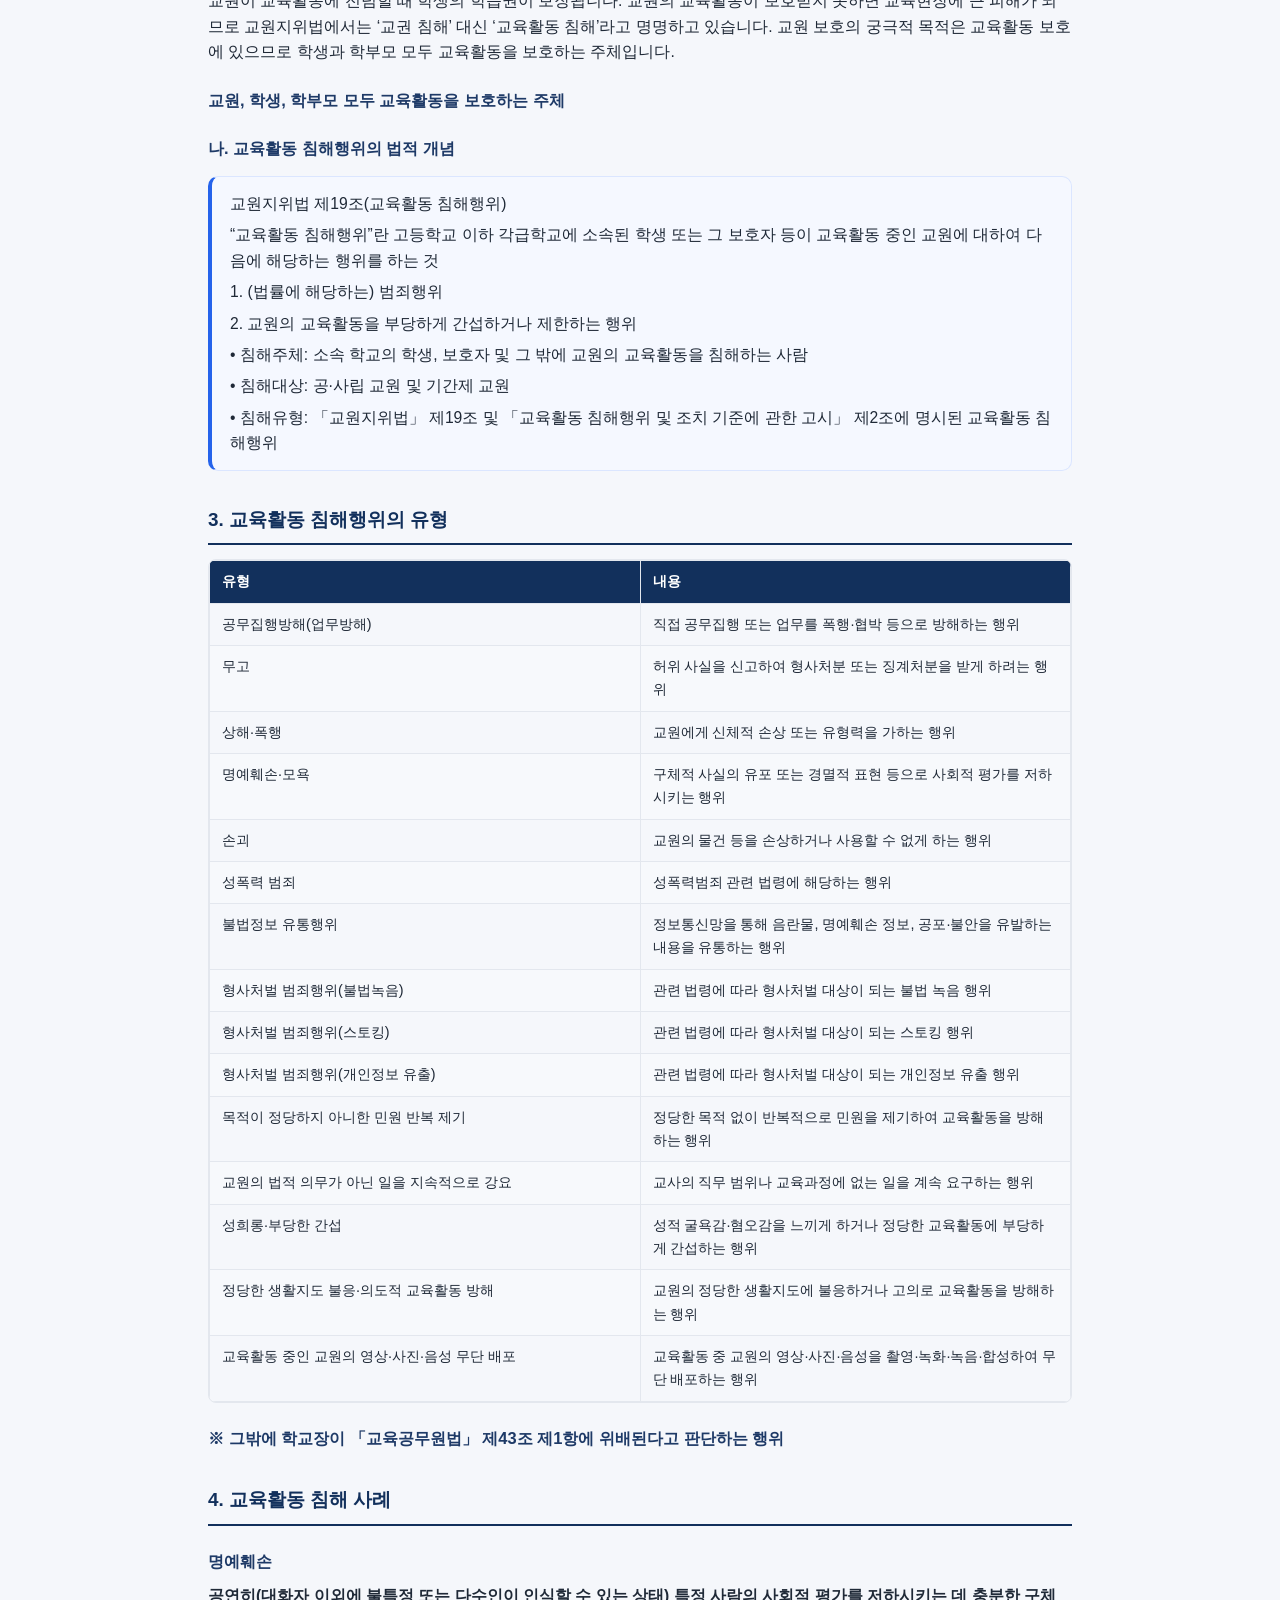
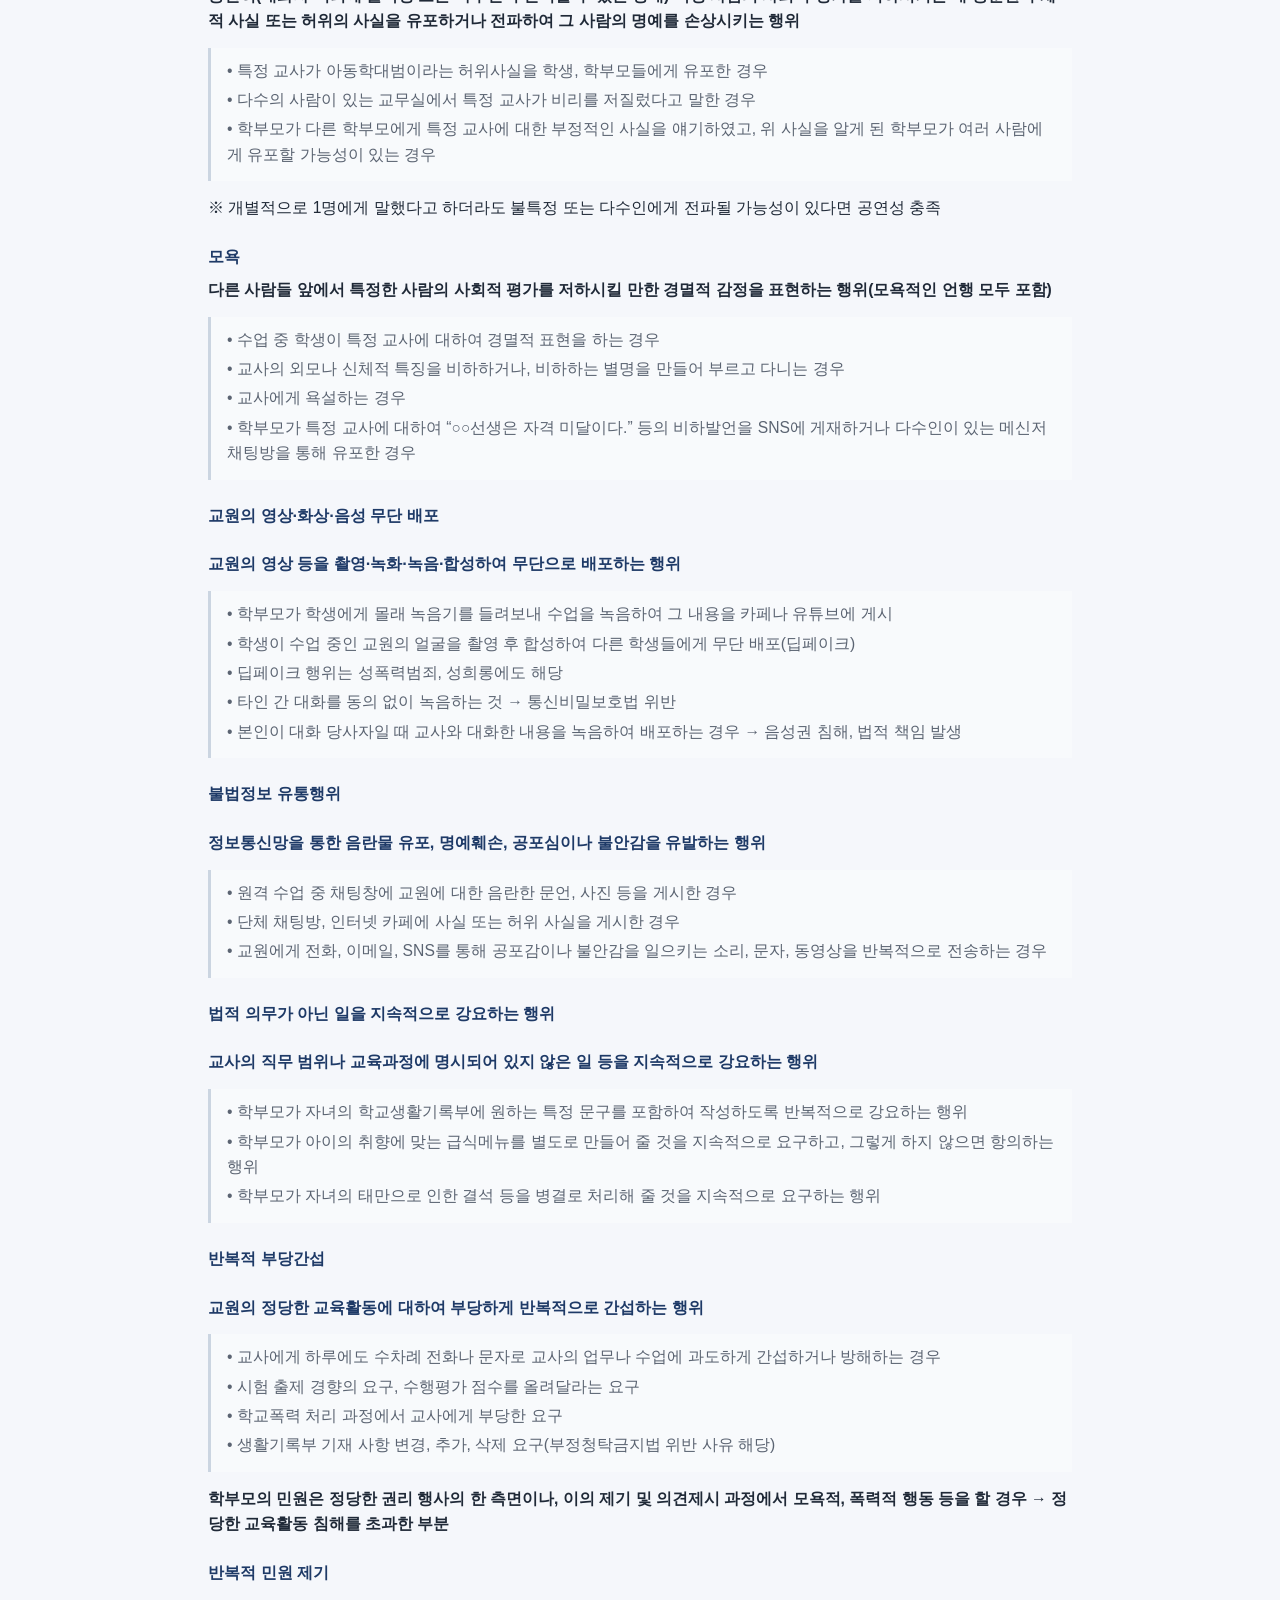
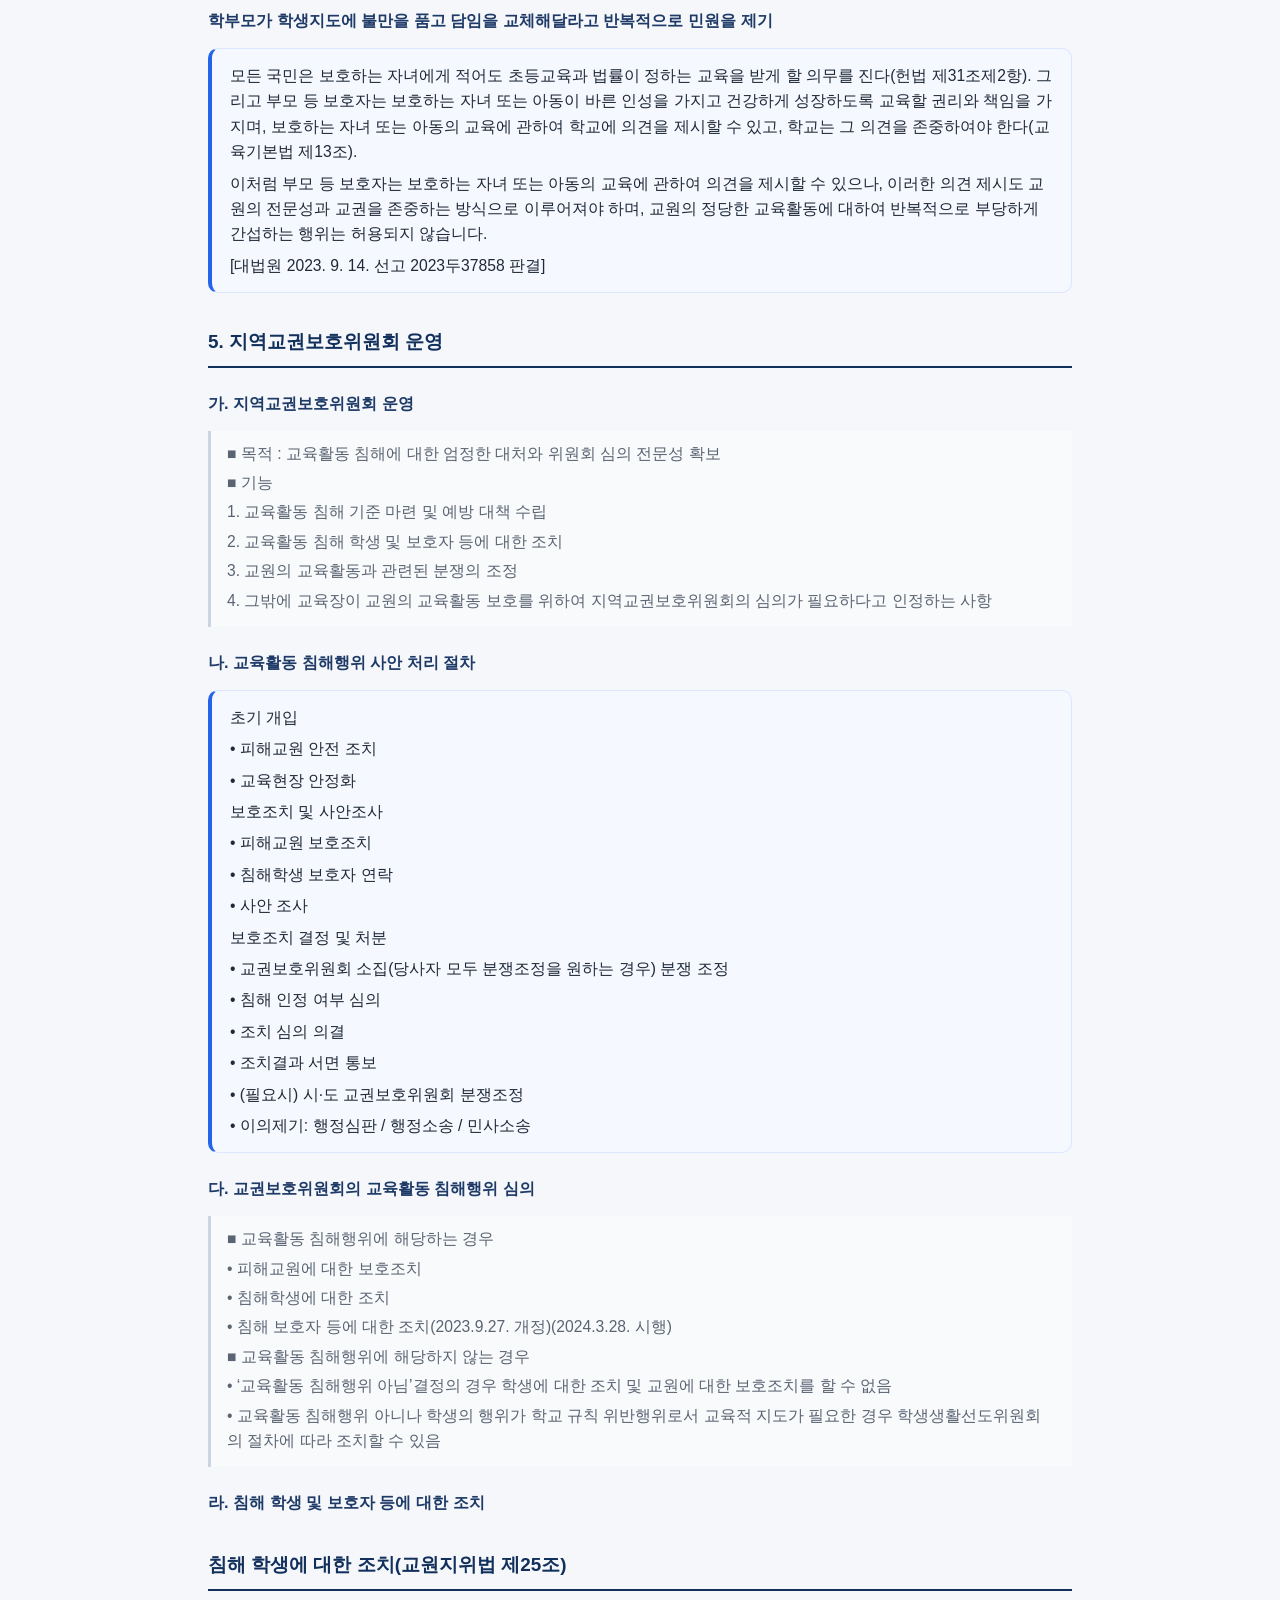
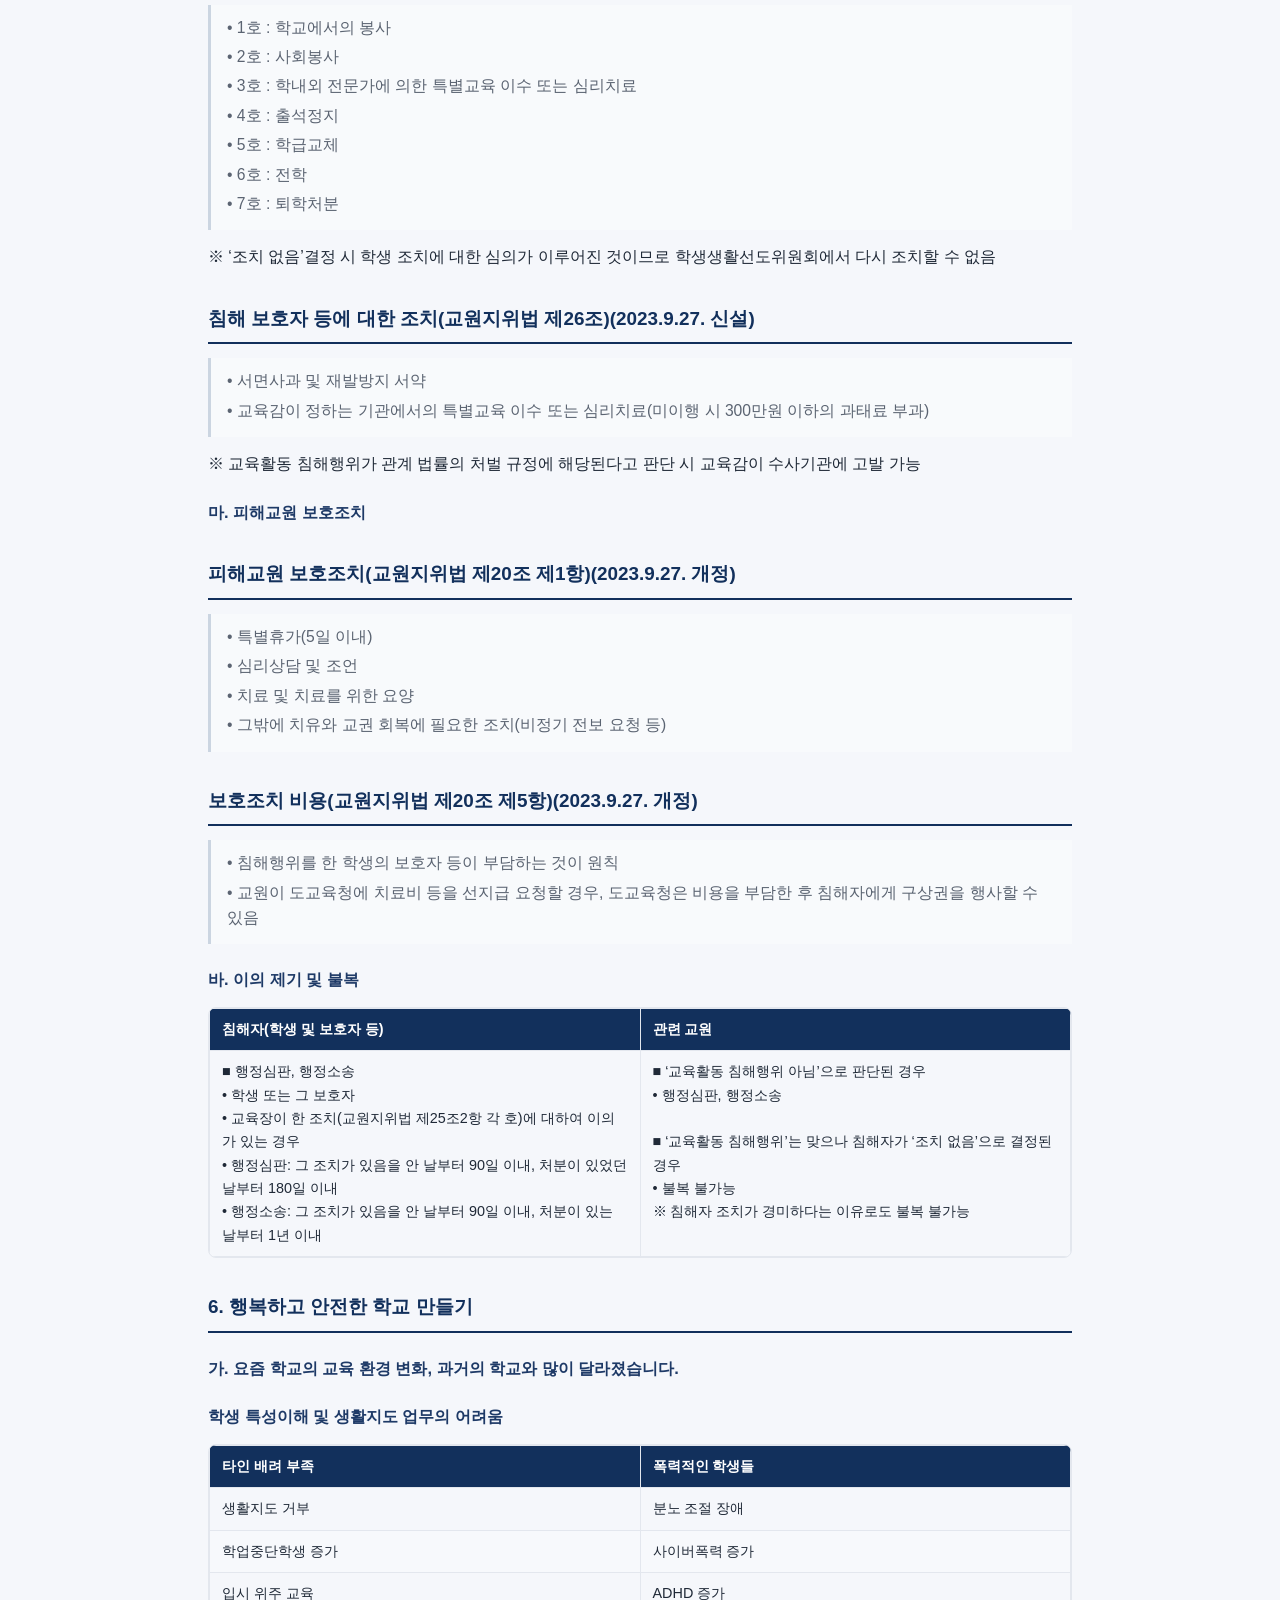
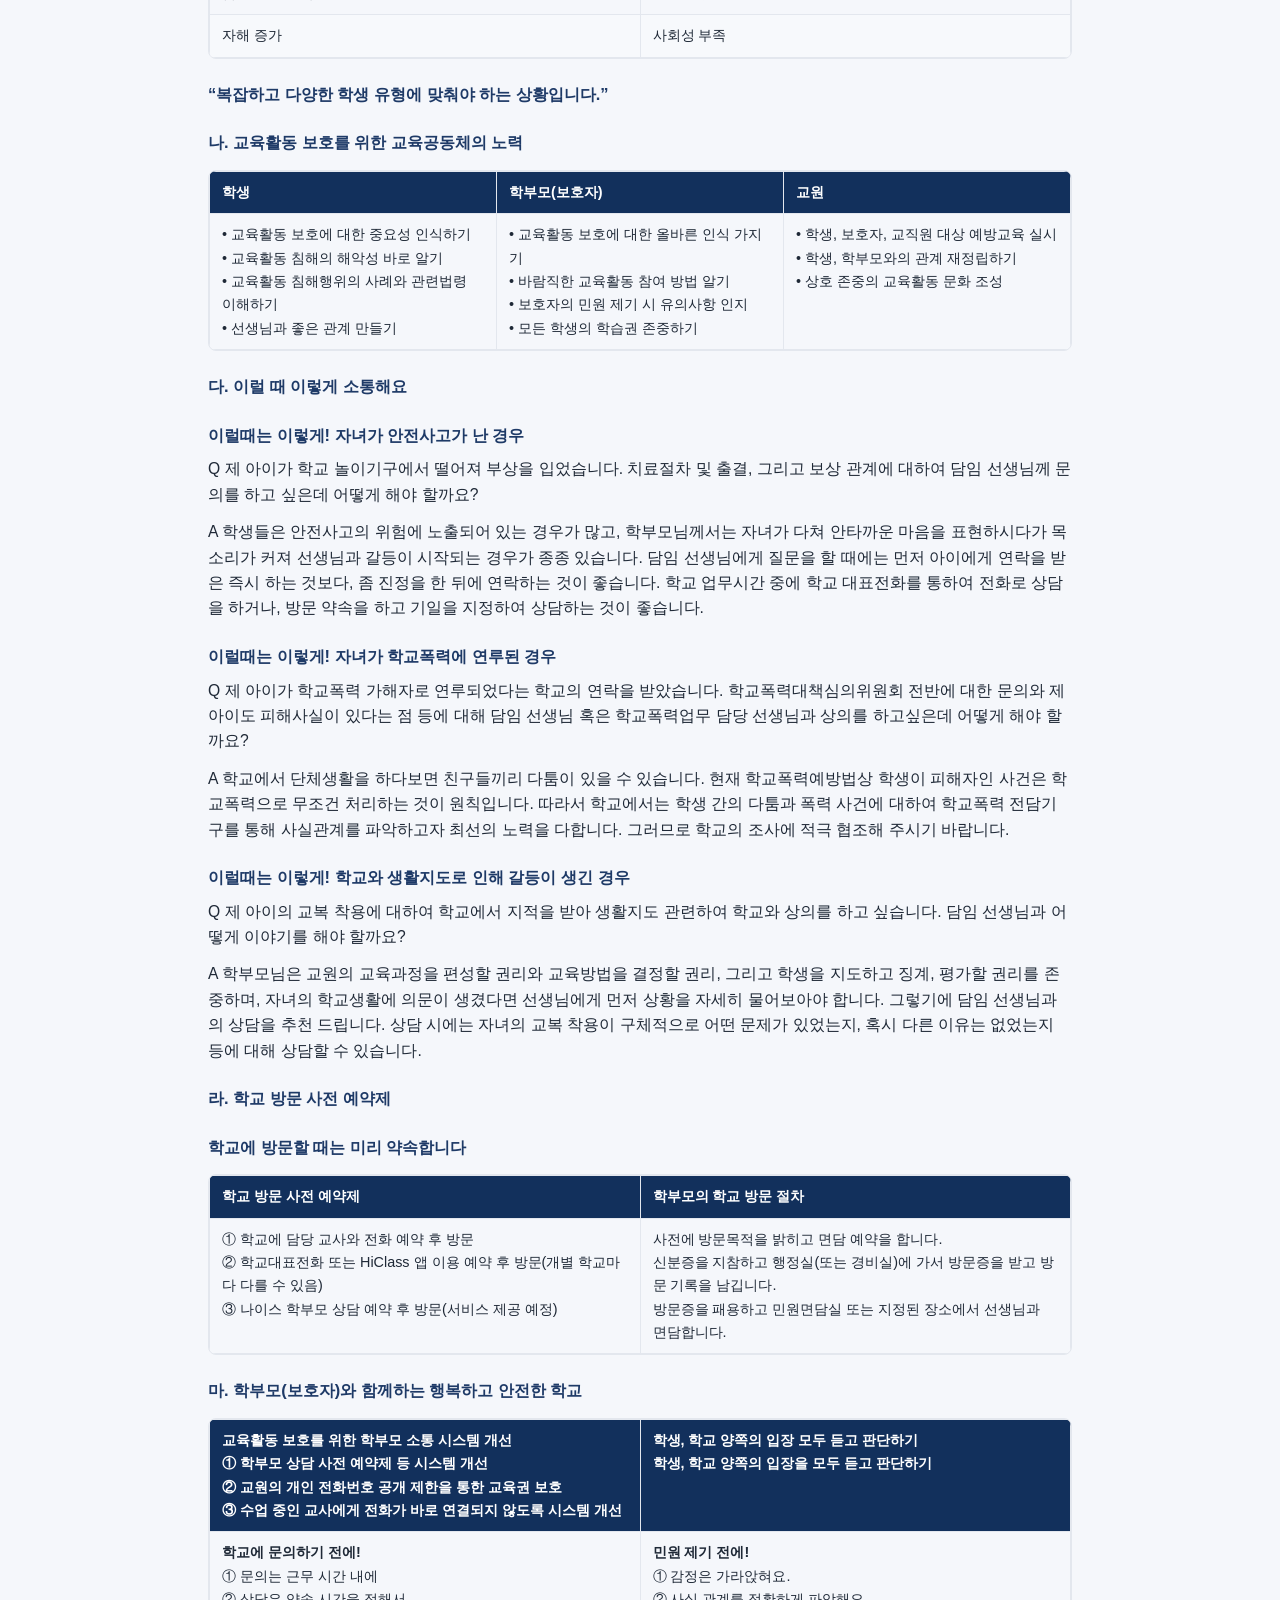
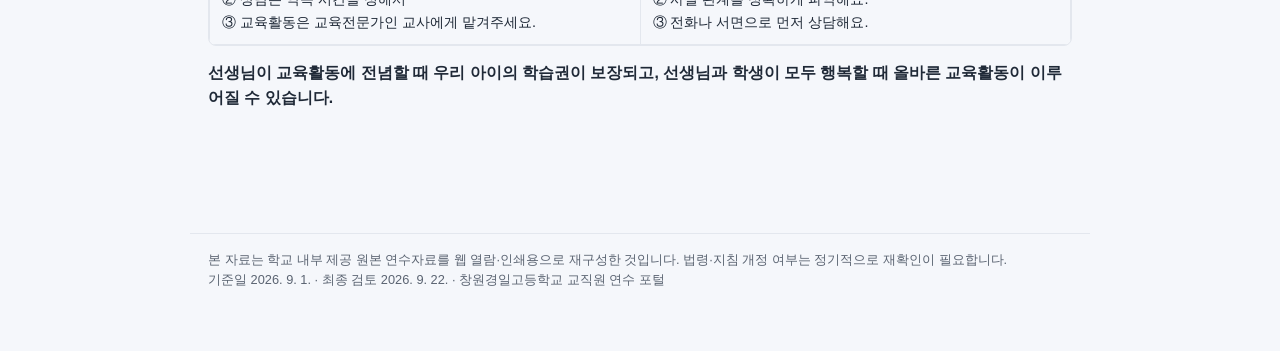
<file: training/2026/teacher-protection-parent.html>
<!DOCTYPE html>

<html lang="ko">
<head>
<meta charset="utf-8"/>
<meta content="width=device-width, initial-scale=1, viewport-fit=cover" name="viewport"/>
<title>교육활동 침해행위 예방교육 (학부모용) · 창원경일고 교직원 연수 포털</title>
<link href="data:image/svg+xml,&lt;svg xmlns=%22http://www.w3.org/2000/svg%22 viewBox=%220 0 100 100%22&gt;&lt;text y=%22.9em%22 font-size=%2290%22&gt;📘&lt;/text&gt;&lt;/svg&gt;" rel="icon"/>
<link href="../../style.css" rel="stylesheet"/>
</head>
<body data-training-id="teacher-protection-parent">
<script>window.SITE_DEPTH = 2;</script>
<header class="topbar">
<div class="topbar-inner">
<div class="brand">
<a class="home-link" href="../../index.html"><span class="school">창원경일고등학교</span><br/><span class="title">교직원 연수 포털</span></a>
</div>
<div class="topbar-meta" id="pageTopMeta">적용 기준 불러오는 중…</div>
</div>
</header>
<div class="doc-header">
<a class="doc-back" href="../../index.html">← 연수자료실로 돌아가기</a>
<h1 class="doc-title">교육활동 침해행위 예방교육 (학부모용)</h1>
<div class="audience-switch"><a class="" href="teacher-protection-staff.html">교직원</a><a class="" href="teacher-protection-student.html">학생</a><a class="active" href="teacher-protection-parent.html">학부모</a></div>
<div class="doc-badges">
<span class="badge status-badge" id="statusBadge">검토 상태 불러오는 중…</span>
<span class="meta" id="pageMeta">기준일·최종 검토일 불러오는 중…</span>
</div>
</div>
<div class="inapp-banner" id="inappBanner">
<div class="box">
    ⚠ 카카오톡 등 인앱 브라우저에서는 인쇄·PDF 저장이 제한될 수 있습니다. 우측 상단 메뉴에서 <b>Chrome 또는 Safari로 열기</b>를 선택해 주세요.
    <button id="inappCopyBtn">링크 복사</button>
</div>
</div>
<div class="toolbar">
<button class="tb-btn" data-toggle-panel="tocPanel">📑 목차</button>
<button class="tb-btn" data-toggle-panel="quick3Panel">⏱ 3분 핵심</button>
<button class="tb-btn" data-toggle-panel="selectPrintPanel">☑ 선택 인쇄</button>
<button class="tb-btn primary" id="fullPrintBtn">🖨 전체 인쇄 · PDF 저장</button>
</div>
<div class="panel" id="tocPanel">
<h4>목차</h4>
<ul class="toc-list">
<li><a class="" href="#교권보호-5법-개정과-교육활동-보호">1. 교권보호 5법 개정과 교육활동 보호</a></li>
<li><a class="lvl3" href="#교육활동-보호의-목적">▣ 교육활동 보호의 목적</a></li>
<li><a class="" href="#교육활동-침해행위의-개념과-유형">2. 교육활동 침해행위의 개념과 유형</a></li>
<li><a class="lvl3" href="#가.-왜-교육활동-침해인가">가. 왜 교육활동 침해인가</a></li>
<li><a class="lvl3" href="#나.-교육활동-침해행위의-법적-개념">나. 교육활동 침해행위의 법적 개념</a></li>
<li><a class="" href="#교육활동-침해행위의-유형">3. 교육활동 침해행위의 유형</a></li>
<li><a class="" href="#교육활동-침해-사례">4. 교육활동 침해 사례</a></li>
<li><a class="lvl3" href="#명예훼손">명예훼손</a></li>
<li><a class="lvl3" href="#모욕">모욕</a></li>
<li><a class="lvl3" href="#교원의-영상화상음성-무단-배포">교원의 영상·화상·음성 무단 배포</a></li>
<li><a class="lvl3" href="#불법정보-유통행위">불법정보 유통행위</a></li>
<li><a class="lvl3" href="#법적-의무가-아닌-일을-지속적으로-강요하는-행위">법적 의무가 아닌 일을 지속적으로 강요하는 행위</a></li>
<li><a class="lvl3" href="#반복적-부당간섭">반복적 부당간섭</a></li>
<li><a class="lvl3" href="#반복적-민원-제기">반복적 민원 제기</a></li>
<li><a class="" href="#지역교권보호위원회-운영">5. 지역교권보호위원회 운영</a></li>
<li><a class="lvl3" href="#가.-지역교권보호위원회-운영">가. 지역교권보호위원회 운영</a></li>
<li><a class="lvl3" href="#나.-교육활동-침해행위-사안-처리-절차">나. 교육활동 침해행위 사안 처리 절차</a></li>
<li><a class="lvl3" href="#다.-교권보호위원회의-교육활동-침해행위-심의">다. 교권보호위원회의 교육활동 침해행위 심의</a></li>
<li><a class="lvl3" href="#라.-침해-학생-및-보호자-등에-대한-조치">라. 침해 학생 및 보호자 등에 대한 조치</a></li>
<li><a class="lvl3" href="#마.-피해교원-보호조치">마. 피해교원 보호조치</a></li>
<li><a class="lvl3" href="#바.-이의-제기-및-불복">바. 이의 제기 및 불복</a></li>
<li><a class="" href="#행복하고-안전한-학교-만들기">6. 행복하고 안전한 학교 만들기</a></li>
<li><a class="lvl3" href="#가.-요즘-학교의-교육-환경-변화-과거의-학교와-많이-달라졌습니다.">가. 요즘 학교의 교육 환경 변화, 과거의 학교와 많이 달라졌습니다.</a></li>
<li><a class="lvl3" href="#나.-교육활동-보호를-위한-교육공동체의-노력">나. 교육활동 보호를 위한 교육공동체의 노력</a></li>
<li><a class="lvl3" href="#다.-이럴-때-이렇게-소통해요">다. 이럴 때 이렇게 소통해요</a></li>
<li><a class="lvl3" href="#라.-학교-방문-사전-예약제">라. 학교 방문 사전 예약제</a></li>
<li><a class="lvl3" href="#마.-학부모보호자와-함께하는-행복하고-안전한-학교">마. 학부모(보호자)와 함께하는 행복하고 안전한 학교</a></li>


<li><a class="lvl3" href="#그밖에-학교장이-교육공무원법-제43조-제1항에-위배된다고-판단하는-행위">※ 그밖에 학교장이 「교육공무원법」 제43조 제1항에 위배된다고 판단하는 행위</a></li>





<li><a class="" href="#침해-학생에-대한-조치-교원지위법-제25조">침해 학생에 대한 조치(교원지위법 제25조)</a></li>
<li><a class="" href="#침해-보호자-등에-대한-조치-교원지위법-제26조-2023-9-27-신설">침해 보호자 등에 대한 조치(교원지위법 제26조)(2023.9.27. 신설)</a></li>
<li><a class="" href="#피해교원-보호조치-교원지위법-제20조-제1항-2023-9-27-개정">피해교원 보호조치(교원지위법 제20조 제1항)(2023.9.27. 개정)</a></li>
<li><a class="" href="#보호조치-비용-교원지위법-제20조-제5항-2023-9-27-개정">보호조치 비용(교원지위법 제20조 제5항)(2023.9.27. 개정)</a></li>
<li><a class="lvl3" href="#학생-특성이해-및-생활지도-업무의-어려움">학생 특성이해 및 생활지도 업무의 어려움</a></li>
<li><a class="lvl3" href="#복잡하고-다양한-학생-유형에-맞춰야-하는-상황입니다">“복잡하고 다양한 학생 유형에 맞춰야 하는 상황입니다.”</a></li>
<li><a class="lvl3" href="#이럴때는-이렇게-자녀가-안전사고가-난-경우">이럴때는 이렇게! 자녀가 안전사고가 난 경우</a></li>
<li><a class="lvl3" href="#이럴때는-이렇게-자녀가-학교폭력에-연루된-경우">이럴때는 이렇게! 자녀가 학교폭력에 연루된 경우</a></li>
<li><a class="lvl3" href="#이럴때는-이렇게-학교와-생활지도로-인해-갈등이-생긴-경우">이럴때는 이렇게! 학교와 생활지도로 인해 갈등이 생긴 경우</a></li>
<li><a class="lvl3" href="#학교에-방문할-때는-미리-약속합니다">학교에 방문할 때는 미리 약속합니다</a></li>
</ul>
</div>
<div class="panel" id="quick3Panel">
<h4>⏱ 3분 핵심</h4>
<ol>
<li>2023년 교권보호 5법(교육기본법·초중등교육법·유아교육법·교원지위법·아동학대처벌법) 개정으로 교육활동 보호가 한층 강화되었습니다.</li>
<li>보호자는 공동체의 일원으로서 모든 학생의 학습권을 보장할 의무가 있으며, 교원과 학교의 교육·지도를 존중해야 합니다.</li>
<li>침해행위가 발생하면 지역교권보호위원회 심의를 거쳐 침해 학생·보호자에 대한 조치와 피해교원 보호조치가 함께 진행됩니다.</li>
</ol>
</div>
<div class="panel" id="selectPrintPanel">
<h4>☑ 원하는 항목만 선택해서 인쇄 / PDF 저장</h4>
<div class="select-print-list" id="selectPrintList">
<label><input checked="" data-target="psec-1" type="checkbox"/> 1. 교권보호 5법 개정과 교육활동 보호</label>
<label><input checked="" data-target="psec-2" type="checkbox"/> 2. 교육활동 침해행위의 개념과 유형</label>
<label><input checked="" data-target="psec-3" type="checkbox"/> 3. 교육활동 침해행위의 유형</label>
<label><input checked="" data-target="psec-4" type="checkbox"/> 4. 교육활동 침해 사례</label>
<label><input checked="" data-target="psec-5" type="checkbox"/> 5. 지역교권보호위원회 운영</label>
<label><input checked="" data-target="psec-6" type="checkbox"/> 침해 학생에 대한 조치(교원지위법 제25조)</label>
<label><input checked="" data-target="psec-7" type="checkbox"/> 침해 보호자 등에 대한 조치(교원지위법 제26조)(2023.9.27. 신설)</label>
<label><input checked="" data-target="psec-8" type="checkbox"/> 피해교원 보호조치(교원지위법 제20조 제1항)(2023.9.27. 개정)</label>
<label><input checked="" data-target="psec-9" type="checkbox"/> 보호조치 비용(교원지위법 제20조 제5항)(2023.9.27. 개정)</label>
<label><input checked="" data-target="psec-10" type="checkbox"/> 6. 행복하고 안전한 학교 만들기</label>
</div>
<div class="select-print-actions">
<button id="selectAllBtn" type="button">전체 선택</button>
<button class="go" id="selectPrintGoBtn" type="button">선택 항목 인쇄 · PDF 저장</button>
</div>
</div>
<div class="quick3-box">
<h4>⏱ 3분 핵심</h4>
<ol>
<li>2023년 교권보호 5법(교육기본법·초중등교육법·유아교육법·교원지위법·아동학대처벌법) 개정으로 교육활동 보호가 한층 강화되었습니다.</li>
<li>보호자는 공동체의 일원으로서 모든 학생의 학습권을 보장할 의무가 있으며, 교원과 학교의 교육·지도를 존중해야 합니다.</li>
<li>침해행위가 발생하면 지역교권보호위원회 심의를 거쳐 침해 학생·보호자에 대한 조치와 피해교원 보호조치가 함께 진행됩니다.</li>
</ol>
</div>
<article class="doc-content">
<section class="tr-section" id="psec-1"><h2 id="교권보호-5법-개정과-교육활동-보호">1. 교권보호 5법 개정과 교육활동 보호</h2>
<div class="info-box"><p>가. 교육기본법(2023.9.27. 개정)</p>
<p>나. 초·중등교육법(2023.9.27. 개정)</p>
<p>다. 유아교육법(2023.9.27. 개정)</p>
<p>라. 교원지위법(2023.9.27. 개정)</p>
<p>「교원의 지위 향상 및 교육활동 보호를 위한 특별법」(이하 ‘교원지위법’)</p>
<p>마. 아동학대처벌법(2023.12.26. 개정)</p>
<p>「아동학대범죄의 처벌 등에 관한 특례법」(이하 ‘아동학대처벌법’)</p></div>
<h3 id="교권-보호-5법-개정으로-교육활동-보호-강화">‘교권 보호 5법’ 개정으로 교육활동 보호 강화</h3>
<h3 id="교육활동-보호의-목적">▣ 교육활동 보호의 목적</h3>
<blockquote class="note-block">
<p>■ 학생 지도·교육은 교원의 권한이자 법적 책무이며 「초·중등교육법」, 「유아교육법」, 「아동학대처벌법」에 교원의 학생생활지도권 명시</p>
<p>■ 학생은 교직원 또는 다른 학생의 인권을 침해하면 안되는 의무가 있으며 「초·중등교육법」에 학생 인권 보장과 동시에 학생의 의무 명시</p>
<p>■ 학부모는 공동체의 일원으로서 모든 학생의 학습권을 보장할 의무가 있다. 「교육기본법」, 「초·중등교육법」, 「유아교육법」에 부모 등 보호자의 교원과 학교의 교육·지도 존중 의무 명시</p>
</blockquote>
<p>■ 학교는 학부모의 악성 민원으로부터 교원의 교육활동을 보호하며 피해교원의 확실한 보호 및 가해학생 조치를 강화합니다. 「교원지위법」에 학교 차원의 민원 대응 및 피해교원과 가해자 분리 조치가 명시되어 있습니다.</p>
<p>■ 교육감은 소속 교원이 아동학대범죄로 신고되어 조사 또는 수사가 진행되는 경우 수사기관에 해당 사안에 대한 의견을 신속히 제출하여야 합니다. 「교원지위법」에 아동학대 신고 대응을 위한 교육감 의견서 제출이 명시되어 있습니다.</p>
<div class="info-box"><p>교육활동 보호의 궁극적 목적은</p>
<p>모든 학생의 학습권을 보장하기 위한 것</p></div>
</section><section class="tr-section" id="psec-2"><h2 id="교육활동-침해행위의-개념과-유형">2. 교육활동 침해행위의 개념과 유형</h2>
<h3 id="가.-왜-교육활동-침해인가">가. 왜 교육활동 침해인가</h3>
<div class="info-box"><strong>교육활동 보호의 세 주체<br>
교원의 수업권 보호 · 학부모의 긍정적 교육 참여 · 모든 학생의 학습권 보장</br></strong></div>
<p>교원이 교육활동에 전념할 때 학생의 학습권이 보장됩니다. 교원의 교육활동이 보호받지 못하면 교육현장에 큰 피해가 되므로 교원지위법에서는 ‘교권 침해’ 대신 ‘교육활동 침해’라고 명명하고 있습니다. 교원 보호의 궁극적 목적은 교육활동 보호에 있으므로 학생과 학부모 모두 교육활동을 보호하는 주체입니다.</p>
<h3 id="교원-학생-학부모-모두-교육활동을-보호하는-주체">교원, 학생, 학부모 모두 교육활동을 보호하는 주체</h3>
<h3 id="나.-교육활동-침해행위의-법적-개념">나. 교육활동 침해행위의 법적 개념</h3>
<div class="info-box"><p>교원지위법 제19조(교육활동 침해행위)</p>
<p>“교육활동 침해행위”란 고등학교 이하 각급학교에 소속된 학생 또는 그 보호자 등이 교육활동 중인 교원에 대하여 다음에 해당하는 행위를 하는 것</p>
<p>1. (법률에 해당하는) 범죄행위</p>
<p>2. 교원의 교육활동을 부당하게 간섭하거나 제한하는 행위</p>
<p>• 침해주체: 소속 학교의 학생, 보호자 및 그 밖에 교원의 교육활동을 침해하는 사람</p>
<p>• 침해대상: 공·사립 교원 및 기간제 교원</p>
<p>• 침해유형: 「교원지위법」 제19조 및 「교육활동 침해행위 및 조치 기준에 관한 고시」 제2조에 명시된 교육활동 침해행위</p></div>
</section><section class="tr-section" id="psec-3"><h2 id="교육활동-침해행위의-유형">3. 교육활동 침해행위의 유형</h2>
<div class="table-wrap"><table class="data-table">
<colgroup>
<col style="width: 50%"/>
<col style="width: 50%"/>
</colgroup>
<thead>
<tr class="header">
<th><strong>유형</strong></th>
<th><strong>내용</strong></th>
</tr>
</thead>
<tbody>
<tr class="odd">
<td>공무집행방해(업무방해)</td>
<td>직접 공무집행 또는 업무를 폭행·협박 등으로 방해하는 행위</td>
</tr>
<tr class="even">
<td>무고</td>
<td>허위 사실을 신고하여 형사처분 또는 징계처분을 받게 하려는 행위</td>
</tr>
<tr class="odd">
<td>상해·폭행</td>
<td>교원에게 신체적 손상 또는 유형력을 가하는 행위</td>
</tr>
<tr class="even">
<td>명예훼손·모욕</td>
<td>구체적 사실의 유포 또는 경멸적 표현 등으로 사회적 평가를 저하시키는 행위</td>
</tr>
<tr class="odd">
<td>손괴</td>
<td>교원의 물건 등을 손상하거나 사용할 수 없게 하는 행위</td>
</tr>
<tr class="even">
<td>성폭력 범죄</td>
<td>성폭력범죄 관련 법령에 해당하는 행위</td>
</tr>
<tr class="odd">
<td>불법정보 유통행위</td>
<td>정보통신망을 통해 음란물, 명예훼손 정보, 공포·불안을 유발하는 내용을 유통하는 행위</td>
</tr>
<tr class="even">
<td>형사처벌 범죄행위(불법녹음)</td>
<td>관련 법령에 따라 형사처벌 대상이 되는 불법 녹음 행위</td>
</tr>
<tr class="odd">
<td>형사처벌 범죄행위(스토킹)</td>
<td>관련 법령에 따라 형사처벌 대상이 되는 스토킹 행위</td>
</tr>
<tr class="even">
<td>형사처벌 범죄행위(개인정보 유출)</td>
<td>관련 법령에 따라 형사처벌 대상이 되는 개인정보 유출 행위</td>
</tr>
<tr class="odd">
<td>목적이 정당하지 아니한 민원 반복 제기</td>
<td>정당한 목적 없이 반복적으로 민원을 제기하여 교육활동을 방해하는 행위</td>
</tr>
<tr class="even">
<td>교원의 법적 의무가 아닌 일을 지속적으로 강요</td>
<td>교사의 직무 범위나 교육과정에 없는 일을 계속 요구하는 행위</td>
</tr>
<tr class="odd">
<td>성희롱·부당한 간섭</td>
<td>성적 굴욕감·혐오감을 느끼게 하거나 정당한 교육활동에 부당하게 간섭하는 행위</td>
</tr>
<tr class="even">
<td>정당한 생활지도 불응·의도적 교육활동 방해</td>
<td>교원의 정당한 생활지도에 불응하거나 고의로 교육활동을 방해하는 행위</td>
</tr>
<tr class="odd">
<td>교육활동 중인 교원의 영상·사진·음성 무단 배포</td>
<td>교육활동 중 교원의 영상·사진·음성을 촬영·녹화·녹음·합성하여 무단 배포하는 행위</td>
</tr>
</tbody>
</table></div>
<h3 id="그밖에-학교장이-교육공무원법-제43조-제1항에-위배된다고-판단하는-행위">※ 그밖에 학교장이 「교육공무원법」 제43조 제1항에 위배된다고 판단하는 행위</h3>
</section><section class="tr-section" id="psec-4"><h2 id="교육활동-침해-사례">4. 교육활동 침해 사례</h2>
<h3 id="명예훼손">명예훼손</h3>
<p><strong>공연히(대화자 이외에 불특정 또는 다수인이 인식할 수 있는 상태) 특정 사람의 사회적 평가를 저하시키는 데 충분한 구체적 사실 또는 허위의 사실을 유포하거나 전파하여 그 사람의 명예를 손상시키는 행위</strong></p>
<blockquote class="note-block">
<p>• 특정 교사가 아동학대범이라는 허위사실을 학생, 학부모들에게 유포한 경우</p>
<p>• 다수의 사람이 있는 교무실에서 특정 교사가 비리를 저질렀다고 말한 경우</p>
<p>• 학부모가 다른 학부모에게 특정 교사에 대한 부정적인 사실을 얘기하였고, 위 사실을 알게 된 학부모가 여러 사람에게 유포할 가능성이 있는 경우</p>
</blockquote>
<p>※ 개별적으로 1명에게 말했다고 하더라도 불특정 또는 다수인에게 전파될 가능성이 있다면 공연성 충족</p>
<h3 id="모욕">모욕</h3>
<p><strong>다른 사람들 앞에서 특정한 사람의 사회적 평가를 저하시킬 만한 경멸적 감정을 표현하는 행위(모욕적인 언행 모두 포함)</strong></p>
<blockquote class="note-block">
<p>• 수업 중 학생이 특정 교사에 대하여 경멸적 표현을 하는 경우</p>
<p>• 교사의 외모나 신체적 특징을 비하하거나, 비하하는 별명을 만들어 부르고 다니는 경우</p>
<p>• 교사에게 욕설하는 경우</p>
<p>• 학부모가 특정 교사에 대하여 “○○선생은 자격 미달이다.” 등의 비하발언을 SNS에 게재하거나 다수인이 있는 메신저 채팅방을 통해 유포한 경우</p>
</blockquote>
<h3 id="교원의-영상화상음성-무단-배포">교원의 영상·화상·음성 무단 배포</h3>
<h3 id="교원의-영상-등을-촬영-녹화-녹음-합성하여-무단으로-배포하는-행위">교원의 영상 등을 촬영·녹화·녹음·합성하여 무단으로 배포하는 행위</h3>
<blockquote class="note-block">
<p>• 학부모가 학생에게 몰래 녹음기를 들려보내 수업을 녹음하여 그 내용을 카페나 유튜브에 게시</p>
<p>• 학생이 수업 중인 교원의 얼굴을 촬영 후 합성하여 다른 학생들에게 무단 배포(딥페이크)</p>
<p>• 딥페이크 행위는 성폭력범죄, 성희롱에도 해당</p>
<p>• 타인 간 대화를 동의 없이 녹음하는 것 → 통신비밀보호법 위반</p>
<p>• 본인이 대화 당사자일 때 교사와 대화한 내용을 녹음하여 배포하는 경우 → 음성권 침해, 법적 책임 발생</p>
</blockquote>
<h3 id="불법정보-유통행위">불법정보 유통행위</h3>
<h3 id="정보통신망을-통한-음란물-유포-명예훼손-공포심이나-불안감을-유발하는-행위">정보통신망을 통한 음란물 유포, 명예훼손, 공포심이나 불안감을 유발하는 행위</h3>
<blockquote class="note-block">
<p>• 원격 수업 중 채팅창에 교원에 대한 음란한 문언, 사진 등을 게시한 경우</p>
<p>• 단체 채팅방, 인터넷 카페에 사실 또는 허위 사실을 게시한 경우</p>
<p>• 교원에게 전화, 이메일, SNS를 통해 공포감이나 불안감을 일으키는 소리, 문자, 동영상을 반복적으로 전송하는 경우</p>
</blockquote>
<h3 id="법적-의무가-아닌-일을-지속적으로-강요하는-행위">법적 의무가 아닌 일을 지속적으로 강요하는 행위</h3>
<h3 id="교사의-직무-범위나-교육과정에-명시되어-있지-않은-일-등을-지속적으로-강">교사의 직무 범위나 교육과정에 명시되어 있지 않은 일 등을 지속적으로 강요하는 행위</h3>
<blockquote class="note-block">
<p>• 학부모가 자녀의 학교생활기록부에 원하는 특정 문구를 포함하여 작성하도록 반복적으로 강요하는 행위</p>
<p>• 학부모가 아이의 취향에 맞는 급식메뉴를 별도로 만들어 줄 것을 지속적으로 요구하고, 그렇게 하지 않으면 항의하는 행위</p>
<p>• 학부모가 자녀의 태만으로 인한 결석 등을 병결로 처리해 줄 것을 지속적으로 요구하는 행위</p>
</blockquote>
<h3 id="반복적-부당간섭">반복적 부당간섭</h3>
<h3 id="교원의-정당한-교육활동에-대하여-부당하게-반복적으로-간섭하는-행위">교원의 정당한 교육활동에 대하여 부당하게 반복적으로 간섭하는 행위</h3>
<blockquote class="note-block">
<p>• 교사에게 하루에도 수차례 전화나 문자로 교사의 업무나 수업에 과도하게 간섭하거나 방해하는 경우</p>
<p>• 시험 출제 경향의 요구, 수행평가 점수를 올려달라는 요구</p>
<p>• 학교폭력 처리 과정에서 교사에게 부당한 요구</p>
<p>• 생활기록부 기재 사항 변경, 추가, 삭제 요구(부정청탁금지법 위반 사유 해당)</p>
</blockquote>
<p><strong>학부모의 민원은 정당한 권리 행사의 한 측면이나, 이의 제기 및 의견제시 과정에서 모욕적, 폭력적 행동 등을 할 경우 → 정당한 교육활동 침해를 초과한 부분</strong></p>
<h3 id="반복적-민원-제기">반복적 민원 제기</h3>
<h3 id="학부모가-학생지도에-불만을-품고-담임을-교체해달라고-반복적으로-민원을-제">학부모가 학생지도에 불만을 품고 담임을 교체해달라고 반복적으로 민원을 제기</h3>
<div class="info-box"><p>모든 국민은 보호하는 자녀에게 적어도 초등교육과 법률이 정하는 교육을 받게 할 의무를 진다(헌법 제31조제2항). 그리고 부모 등 보호자는 보호하는 자녀 또는 아동이 바른 인성을 가지고 건강하게 성장하도록 교육할 권리와 책임을 가지며, 보호하는 자녀 또는 아동의 교육에 관하여 학교에 의견을 제시할 수 있고, 학교는 그 의견을 존중하여야 한다(교육기본법 제13조).</p>
<p>이처럼 부모 등 보호자는 보호하는 자녀 또는 아동의 교육에 관하여 의견을 제시할 수 있으나, 이러한 의견 제시도 교원의 전문성과 교권을 존중하는 방식으로 이루어져야 하며, 교원의 정당한 교육활동에 대하여 반복적으로 부당하게 간섭하는 행위는 허용되지 않습니다.</p>
<p>[대법원 2023. 9. 14. 선고 2023두37858 판결]</p></div>
</section><section class="tr-section" id="psec-5"><h2 id="지역교권보호위원회-운영">5. 지역교권보호위원회 운영</h2>
<h3 id="가.-지역교권보호위원회-운영">가. 지역교권보호위원회 운영</h3>
<blockquote class="note-block">
<p>■ 목적 : 교육활동 침해에 대한 엄정한 대처와 위원회 심의 전문성 확보</p>
<p>■ 기능</p>
<p>1. 교육활동 침해 기준 마련 및 예방 대책 수립</p>
<p>2. 교육활동 침해 학생 및 보호자 등에 대한 조치</p>
<p>3. 교원의 교육활동과 관련된 분쟁의 조정</p>
<p>4. 그밖에 교육장이 교원의 교육활동 보호를 위하여 지역교권보호위원회의 심의가 필요하다고 인정하는 사항</p>
</blockquote>
<h3 id="나.-교육활동-침해행위-사안-처리-절차">나. 교육활동 침해행위 사안 처리 절차</h3>
<div class="info-box"><p>초기 개입</p>
<p>• 피해교원 안전 조치</p>
<p>• 교육현장 안정화</p>
<p>보호조치 및 사안조사</p>
<p>• 피해교원 보호조치</p>
<p>• 침해학생 보호자 연락</p>
<p>• 사안 조사</p>
<p>보호조치 결정 및 처분</p>
<p>• 교권보호위원회 소집(당사자 모두 분쟁조정을 원하는 경우) 분쟁 조정</p>
<p>• 침해 인정 여부 심의</p>
<p>• 조치 심의 의결</p>
<p>• 조치결과 서면 통보</p>
<p>• (필요시) 시·도 교권보호위원회 분쟁조정</p>
<p>• 이의제기: 행정심판 / 행정소송 / 민사소송</p></div>
<h3 id="다.-교권보호위원회의-교육활동-침해행위-심의">다. 교권보호위원회의 교육활동 침해행위 심의</h3>
<blockquote class="note-block">
<p>■ 교육활동 침해행위에 해당하는 경우</p>
<p>• 피해교원에 대한 보호조치</p>
<p>• 침해학생에 대한 조치</p>
<p>• 침해 보호자 등에 대한 조치(2023.9.27. 개정)(2024.3.28. 시행)</p>
<p>■ 교육활동 침해행위에 해당하지 않는 경우</p>
<p>• ‘교육활동 침해행위 아님’결정의 경우 학생에 대한 조치 및 교원에 대한 보호조치를 할 수 없음</p>
<p>• 교육활동 침해행위 아니나 학생의 행위가 학교 규칙 위반행위로서 교육적 지도가 필요한 경우 학생생활선도위원회의 절차에 따라 조치할 수 있음</p>
</blockquote>
<h3 id="라.-침해-학생-및-보호자-등에-대한-조치">라. 침해 학생 및 보호자 등에 대한 조치</h3>
</section><section class="tr-section" id="psec-6"><h2 id="침해-학생에-대한-조치-교원지위법-제25조">침해 학생에 대한 조치(교원지위법 제25조)</h2>
<blockquote class="note-block">
<p>• 1호 : 학교에서의 봉사</p>
<p>• 2호 : 사회봉사</p>
<p>• 3호 : 학내외 전문가에 의한 특별교육 이수 또는 심리치료</p>
<p>• 4호 : 출석정지</p>
<p>• 5호 : 학급교체</p>
<p>• 6호 : 전학</p>
<p>• 7호 : 퇴학처분</p>
</blockquote>
<p>※ ‘조치 없음’결정 시 학생 조치에 대한 심의가 이루어진 것이므로 학생생활선도위원회에서 다시 조치할 수 없음</p>
</section><section class="tr-section" id="psec-7"><h2 id="침해-보호자-등에-대한-조치-교원지위법-제26조-2023-9-27-신설">침해 보호자 등에 대한 조치(교원지위법 제26조)(2023.9.27. 신설)</h2>
<blockquote class="note-block">
<p>• 서면사과 및 재발방지 서약</p>
<p>• 교육감이 정하는 기관에서의 특별교육 이수 또는 심리치료(미이행 시 300만원 이하의 과태료 부과)</p>
</blockquote>
<p>※ 교육활동 침해행위가 관계 법률의 처벌 규정에 해당된다고 판단 시 교육감이 수사기관에 고발 가능</p>
<h3 id="마.-피해교원-보호조치">마. 피해교원 보호조치</h3>
</section><section class="tr-section" id="psec-8"><h2 id="피해교원-보호조치-교원지위법-제20조-제1항-2023-9-27-개정">피해교원 보호조치(교원지위법 제20조 제1항)(2023.9.27. 개정)</h2>
<blockquote class="note-block">
<p>• 특별휴가(5일 이내)</p>
<p>• 심리상담 및 조언</p>
<p>• 치료 및 치료를 위한 요양</p>
<p>• 그밖에 치유와 교권 회복에 필요한 조치(비정기 전보 요청 등)</p>
</blockquote>
</section><section class="tr-section" id="psec-9"><h2 id="보호조치-비용-교원지위법-제20조-제5항-2023-9-27-개정">보호조치 비용(교원지위법 제20조 제5항)(2023.9.27. 개정)</h2>
<blockquote class="note-block">
<p>• 침해행위를 한 학생의 보호자 등이 부담하는 것이 원칙</p>
<p>• 교원이 도교육청에 치료비 등을 선지급 요청할 경우, 도교육청은 비용을 부담한 후 침해자에게 구상권을 행사할 수 있음</p>
</blockquote>
<h3 id="바.-이의-제기-및-불복">바. 이의 제기 및 불복</h3>
<div class="table-wrap"><table class="data-table">
<colgroup>
<col style="width: 50%"/>
<col style="width: 50%"/>
</colgroup>
<thead>
<tr class="header">
<th>침해자(학생 및 보호자 등)</th>
<th>관련 교원</th>
</tr>
</thead>
<tbody>
<tr class="odd">
<td>■ 행정심판, 행정소송<br>
• 학생 또는 그 보호자<br/>
• 교육장이 한 조치(교원지위법 제25조2항 각 호)에 대하여 이의가 있는 경우<br/>
• 행정심판: 그 조치가 있음을 안 날부터 90일 이내, 처분이 있었던 날부터 180일 이내<br/>
• 행정소송: 그 조치가 있음을 안 날부터 90일 이내, 처분이 있는 날부터 1년 이내</br></td>
<td>■ ‘교육활동 침해행위 아님’으로 판단된 경우<br/>
• 행정심판, 행정소송<br/>
<br/>
■ ‘교육활동 침해행위’는 맞으나 침해자가 ‘조치 없음’으로 결정된 경우<br/>
• 불복 불가능<br/>
※ 침해자 조치가 경미하다는 이유로도 불복 불가능</td>
</tr>
</tbody>
</table></div>
</section><section class="tr-section" id="psec-10"><h2 id="행복하고-안전한-학교-만들기">6. 행복하고 안전한 학교 만들기</h2>
<h3 id="가.-요즘-학교의-교육-환경-변화-과거의-학교와-많이-달라졌습니다.">가. 요즘 학교의 교육 환경 변화, 과거의 학교와 많이 달라졌습니다.</h3>
<h3 id="학생-특성이해-및-생활지도-업무의-어려움">학생 특성이해 및 생활지도 업무의 어려움</h3>
<div class="table-wrap"><table class="data-table">
<colgroup>
<col style="width: 50%"/>
<col style="width: 50%"/>
</colgroup>
<thead>
<tr class="header">
<th>타인 배려 부족</th>
<th>폭력적인 학생들</th>
</tr>
</thead>
<tbody>
<tr class="odd">
<td>생활지도 거부</td>
<td>분노 조절 장애</td>
</tr>
<tr class="even">
<td>학업중단학생 증가</td>
<td>사이버폭력 증가</td>
</tr>
<tr class="odd">
<td>입시 위주 교육</td>
<td>ADHD 증가</td>
</tr>
<tr class="even">
<td>자해 증가</td>
<td>사회성 부족</td>
</tr>
</tbody>
</table></div>
<h3 id="복잡하고-다양한-학생-유형에-맞춰야-하는-상황입니다">“복잡하고 다양한 학생 유형에 맞춰야 하는 상황입니다.”</h3>
<h3 id="나.-교육활동-보호를-위한-교육공동체의-노력">나. 교육활동 보호를 위한 교육공동체의 노력</h3>
<div class="table-wrap"><table class="data-table">
<colgroup>
<col style="width: 33%"/>
<col style="width: 33%"/>
<col style="width: 33%"/>
</colgroup>
<thead>
<tr class="header">
<th>학생</th>
<th>학부모(보호자)</th>
<th>교원</th>
</tr>
</thead>
<tbody>
<tr class="odd">
<td>• 교육활동 보호에 대한 중요성 인식하기<br/>
• 교육활동 침해의 해악성 바로 알기<br/>
• 교육활동 침해행위의 사례와 관련법령 이해하기<br/>
• 선생님과 좋은 관계 만들기</td>
<td>• 교육활동 보호에 대한 올바른 인식 가지기<br/>
• 바람직한 교육활동 참여 방법 알기<br/>
• 보호자의 민원 제기 시 유의사항 인지<br/>
• 모든 학생의 학습권 존중하기</td>
<td>• 학생, 보호자, 교직원 대상 예방교육 실시<br/>
• 학생, 학부모와의 관계 재정립하기<br/>
• 상호 존중의 교육활동 문화 조성</td>
</tr>
</tbody>
</table></div>
<h3 id="다.-이럴-때-이렇게-소통해요">다. 이럴 때 이렇게 소통해요</h3>
<h3 id="이럴때는-이렇게-자녀가-안전사고가-난-경우">이럴때는 이렇게! 자녀가 안전사고가 난 경우</h3>
<p>Q 제 아이가 학교 놀이기구에서 떨어져 부상을 입었습니다. 치료절차 및 출결, 그리고 보상 관계에 대하여 담임 선생님께 문의를 하고 싶은데 어떻게 해야 할까요?</p>
<p>A 학생들은 안전사고의 위험에 노출되어 있는 경우가 많고, 학부모님께서는 자녀가 다쳐 안타까운 마음을 표현하시다가 목소리가 커져 선생님과 갈등이 시작되는 경우가 종종 있습니다. 담임 선생님에게 질문을 할 때에는 먼저 아이에게 연락을 받은 즉시 하는 것보다, 좀 진정을 한 뒤에 연락하는 것이 좋습니다. 학교 업무시간 중에 학교 대표전화를 통하여 전화로 상담을 하거나, 방문 약속을 하고 기일을 지정하여 상담하는 것이 좋습니다.</p>
<h3 id="이럴때는-이렇게-자녀가-학교폭력에-연루된-경우">이럴때는 이렇게! 자녀가 학교폭력에 연루된 경우</h3>
<p>Q 제 아이가 학교폭력 가해자로 연루되었다는 학교의 연락을 받았습니다. 학교폭력대책심의위원회 전반에 대한 문의와 제 아이도 피해사실이 있다는 점 등에 대해 담임 선생님 혹은 학교폭력업무 담당 선생님과 상의를 하고싶은데 어떻게 해야 할까요?</p>
<p>A 학교에서 단체생활을 하다보면 친구들끼리 다툼이 있을 수 있습니다. 현재 학교폭력예방법상 학생이 피해자인 사건은 학교폭력으로 무조건 처리하는 것이 원칙입니다. 따라서 학교에서는 학생 간의 다툼과 폭력 사건에 대하여 학교폭력 전담기구를 통해 사실관계를 파악하고자 최선의 노력을 다합니다. 그러므로 학교의 조사에 적극 협조해 주시기 바랍니다.</p>
<h3 id="이럴때는-이렇게-학교와-생활지도로-인해-갈등이-생긴-경우">이럴때는 이렇게! 학교와 생활지도로 인해 갈등이 생긴 경우</h3>
<p>Q 제 아이의 교복 착용에 대하여 학교에서 지적을 받아 생활지도 관련하여 학교와 상의를 하고 싶습니다. 담임 선생님과 어떻게 이야기를 해야 할까요?</p>
<p>A 학부모님은 교원의 교육과정을 편성할 권리와 교육방법을 결정할 권리, 그리고 학생을 지도하고 징계, 평가할 권리를 존중하며, 자녀의 학교생활에 의문이 생겼다면 선생님에게 먼저 상황을 자세히 물어보아야 합니다. 그렇기에 담임 선생님과의 상담을 추천 드립니다. 상담 시에는 자녀의 교복 착용이 구체적으로 어떤 문제가 있었는지, 혹시 다른 이유는 없었는지 등에 대해 상담할 수 있습니다.</p>
<h3 id="라.-학교-방문-사전-예약제">라. 학교 방문 사전 예약제</h3>
<h3 id="학교에-방문할-때는-미리-약속합니다">학교에 방문할 때는 미리 약속합니다</h3>
<div class="table-wrap"><table class="data-table">
<colgroup>
<col style="width: 50%"/>
<col style="width: 50%"/>
</colgroup>
<thead>
<tr class="header">
<th>학교 방문 사전 예약제</th>
<th>학부모의 학교 방문 절차</th>
</tr>
</thead>
<tbody>
<tr class="odd">
<td>① 학교에 담당 교사와 전화 예약 후 방문<br/>
② 학교대표전화 또는 HiClass 앱 이용 예약 후 방문(개별 학교마다 다를 수 있음)<br/>
③ 나이스 학부모 상담 예약 후 방문(서비스 제공 예정)</td>
<td>사전에 방문목적을 밝히고 면담 예약을 합니다.<br/>
신분증을 지참하고 행정실(또는 경비실)에 가서 방문증을 받고 방문 기록을 남깁니다.<br/>
방문증을 패용하고 민원면담실 또는 지정된 장소에서 선생님과 면담합니다.</td>
</tr>
</tbody>
</table></div>
<h3 id="마.-학부모보호자와-함께하는-행복하고-안전한-학교">마. 학부모(보호자)와 함께하는 행복하고 안전한 학교</h3>
<div class="table-wrap"><table class="data-table">
<colgroup>
<col style="width: 50%"/>
<col style="width: 50%"/>
</colgroup>
<thead>
<tr class="header">
<th><strong>교육활동 보호를 위한 학부모 소통 시스템 개선<br/>
</strong>① 학부모 상담 사전 예약제 등 시스템 개선<br/>
② 교원의 개인 전화번호 공개 제한을 통한 교육권 보호<br/>
③ 수업 중인 교사에게 전화가 바로 연결되지 않도록 시스템 개선</th>
<th><strong>학생, 학교 양쪽의 입장 모두 듣고 판단하기<br/>
</strong>학생, 학교 양쪽의 입장을 모두 듣고 판단하기</th>
</tr>
</thead>
<tbody>
<tr class="odd">
<td><strong>학교에 문의하기 전에!<br/>
</strong>① 문의는 근무 시간 내에<br/>
② 상담은 약속 시간을 정해서<br/>
③ 교육활동은 교육전문가인 교사에게 맡겨주세요.</td>
<td><strong>민원 제기 전에!<br/>
</strong>① 감정은 가라앉혀요.<br/>
② 사실 관계를 정확하게 파악해요.<br/>
③ 전화나 서면으로 먼저 상담해요.</td>
</tr>
</tbody>
</table></div>
<p><strong>선생님이 교육활동에 전념할 때 우리 아이의 학습권이 보장되고, 선생님과 학생이 모두 행복할 때 올바른 교육활동이 이루어질 수 있습니다.</strong></p>
</section>
</article>
<div class="doc-footer-note">
  본 자료는 학교 내부 제공 원본 연수자료를 웹 열람·인쇄용으로 재구성한 것입니다. 법령·지침 개정 여부는 정기적으로 재확인이 필요합니다.<br/>
  <span id="pageFooterMeta">기준일·최종 검토일 불러오는 중…</span> · 창원경일고등학교 교직원 연수 포털
</div>
<script src="../../data/trainings.js"></script>
<script src="../../app.js"></script>
</body>
</html>
</file>
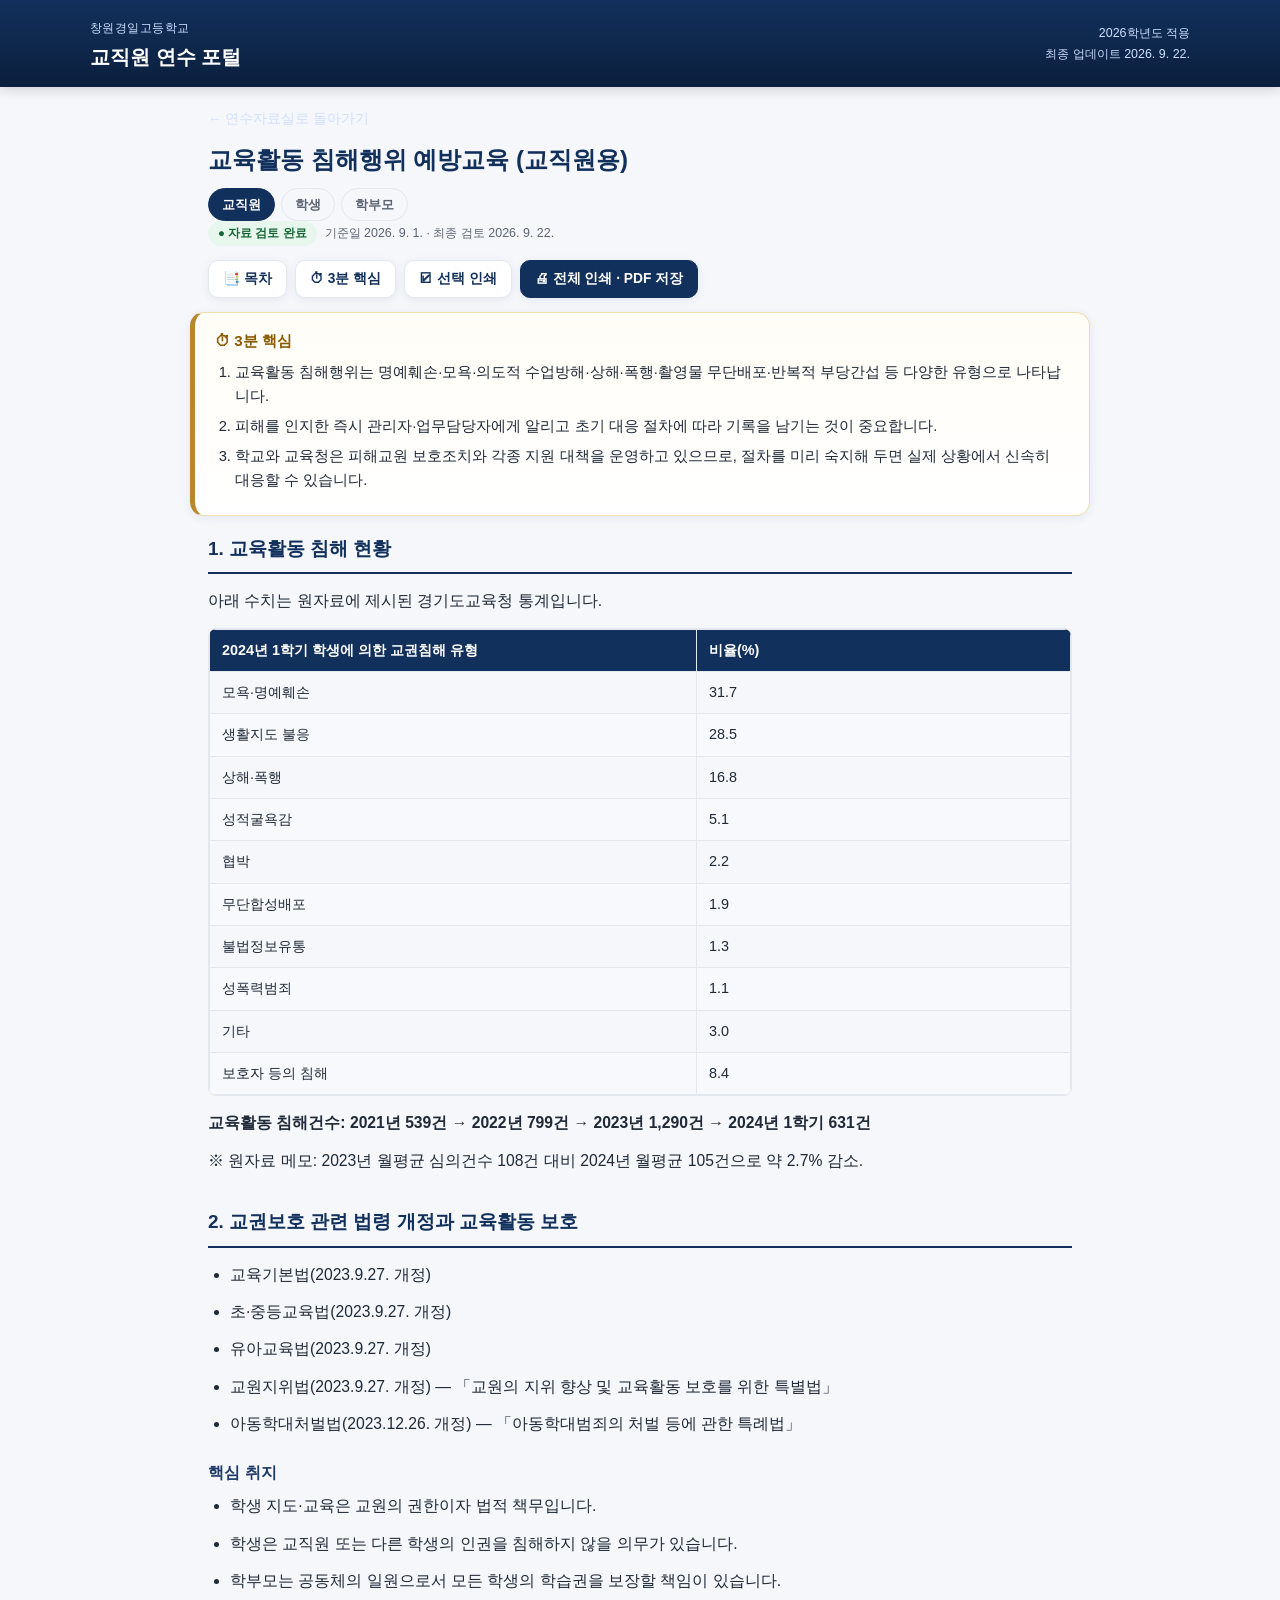
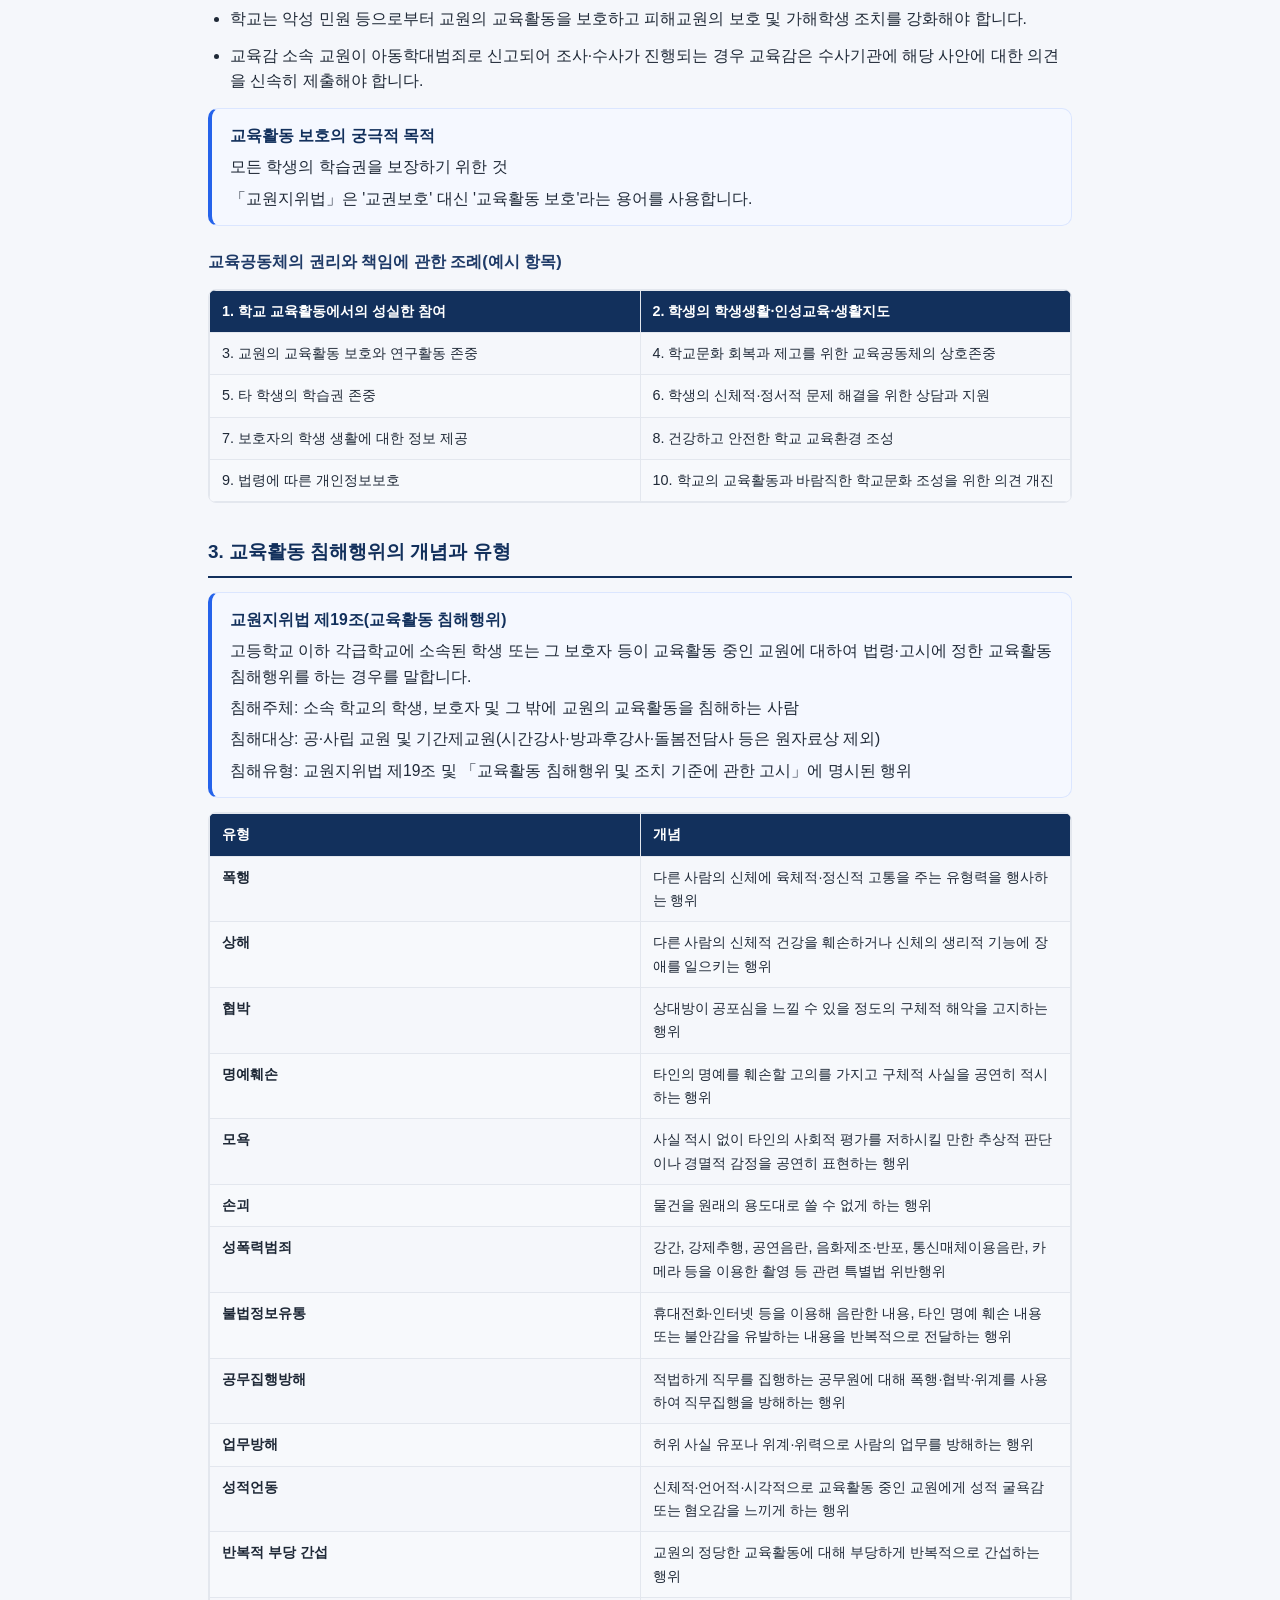
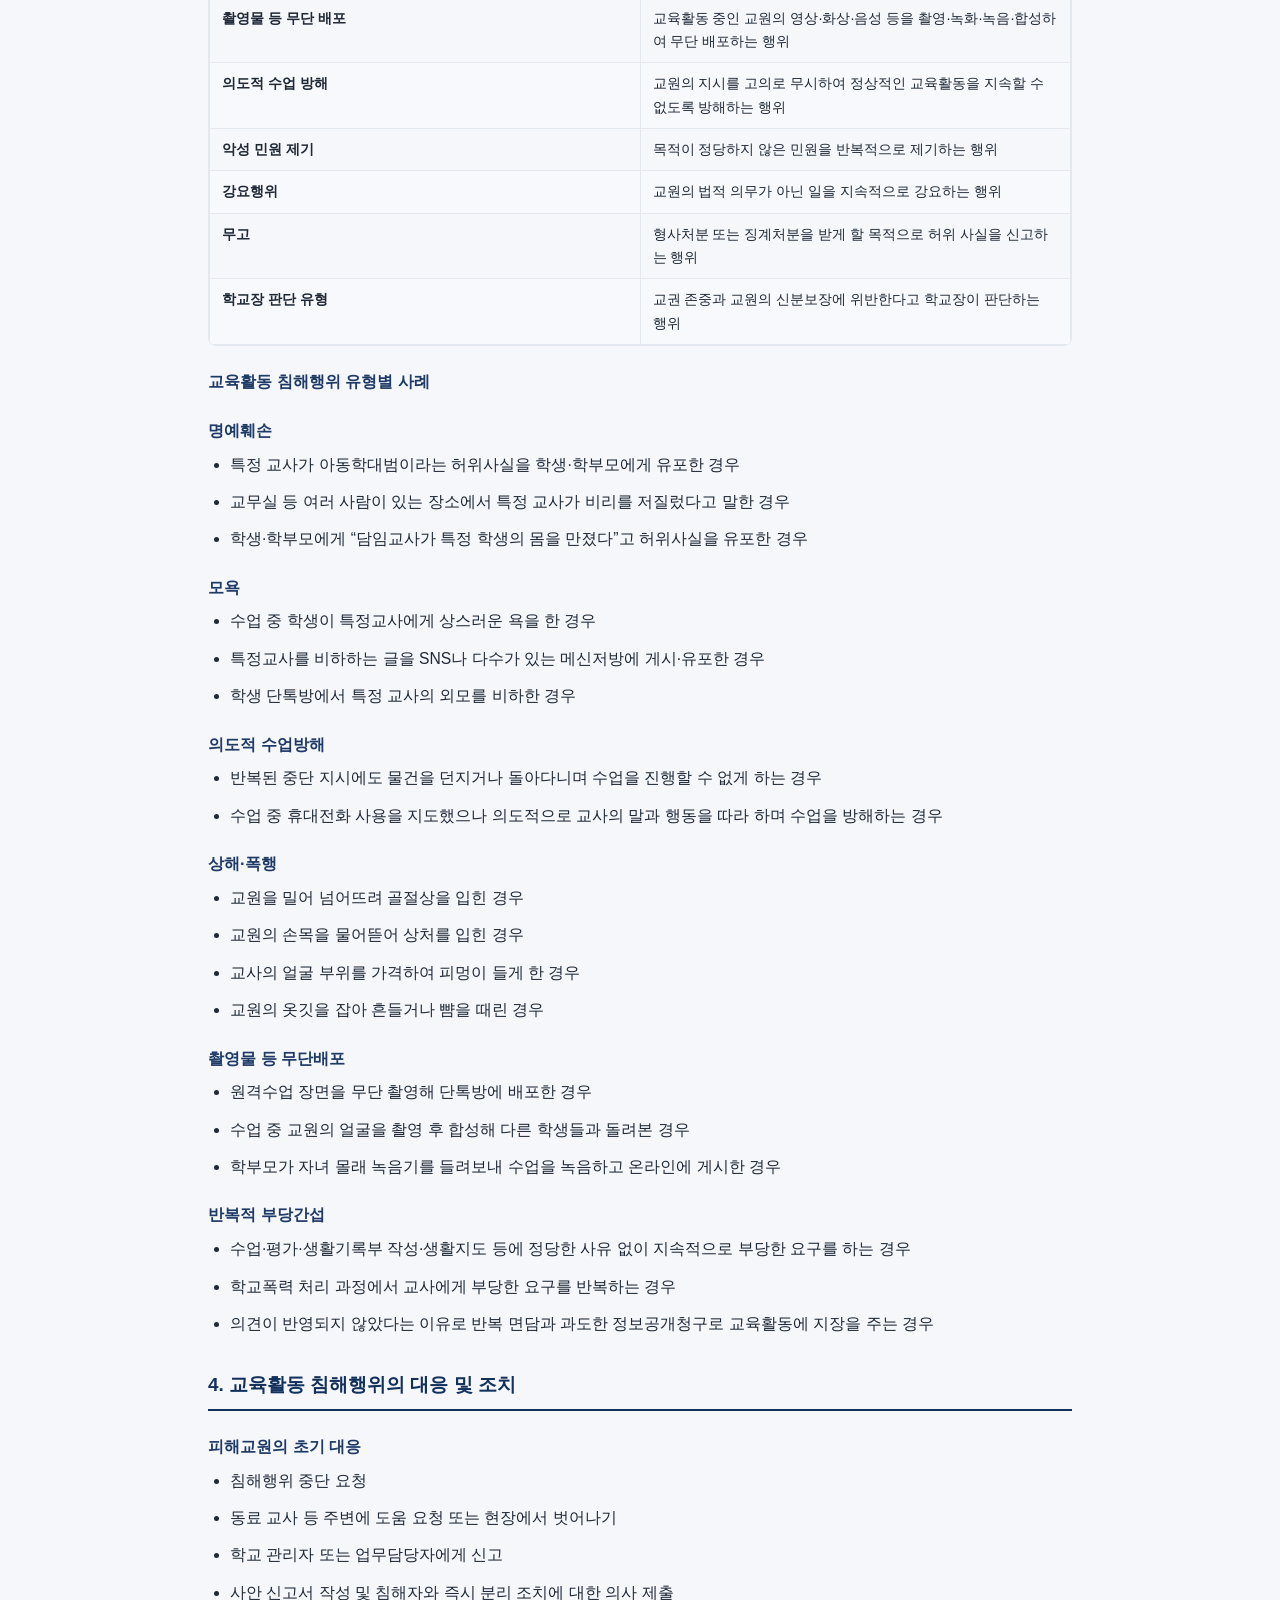
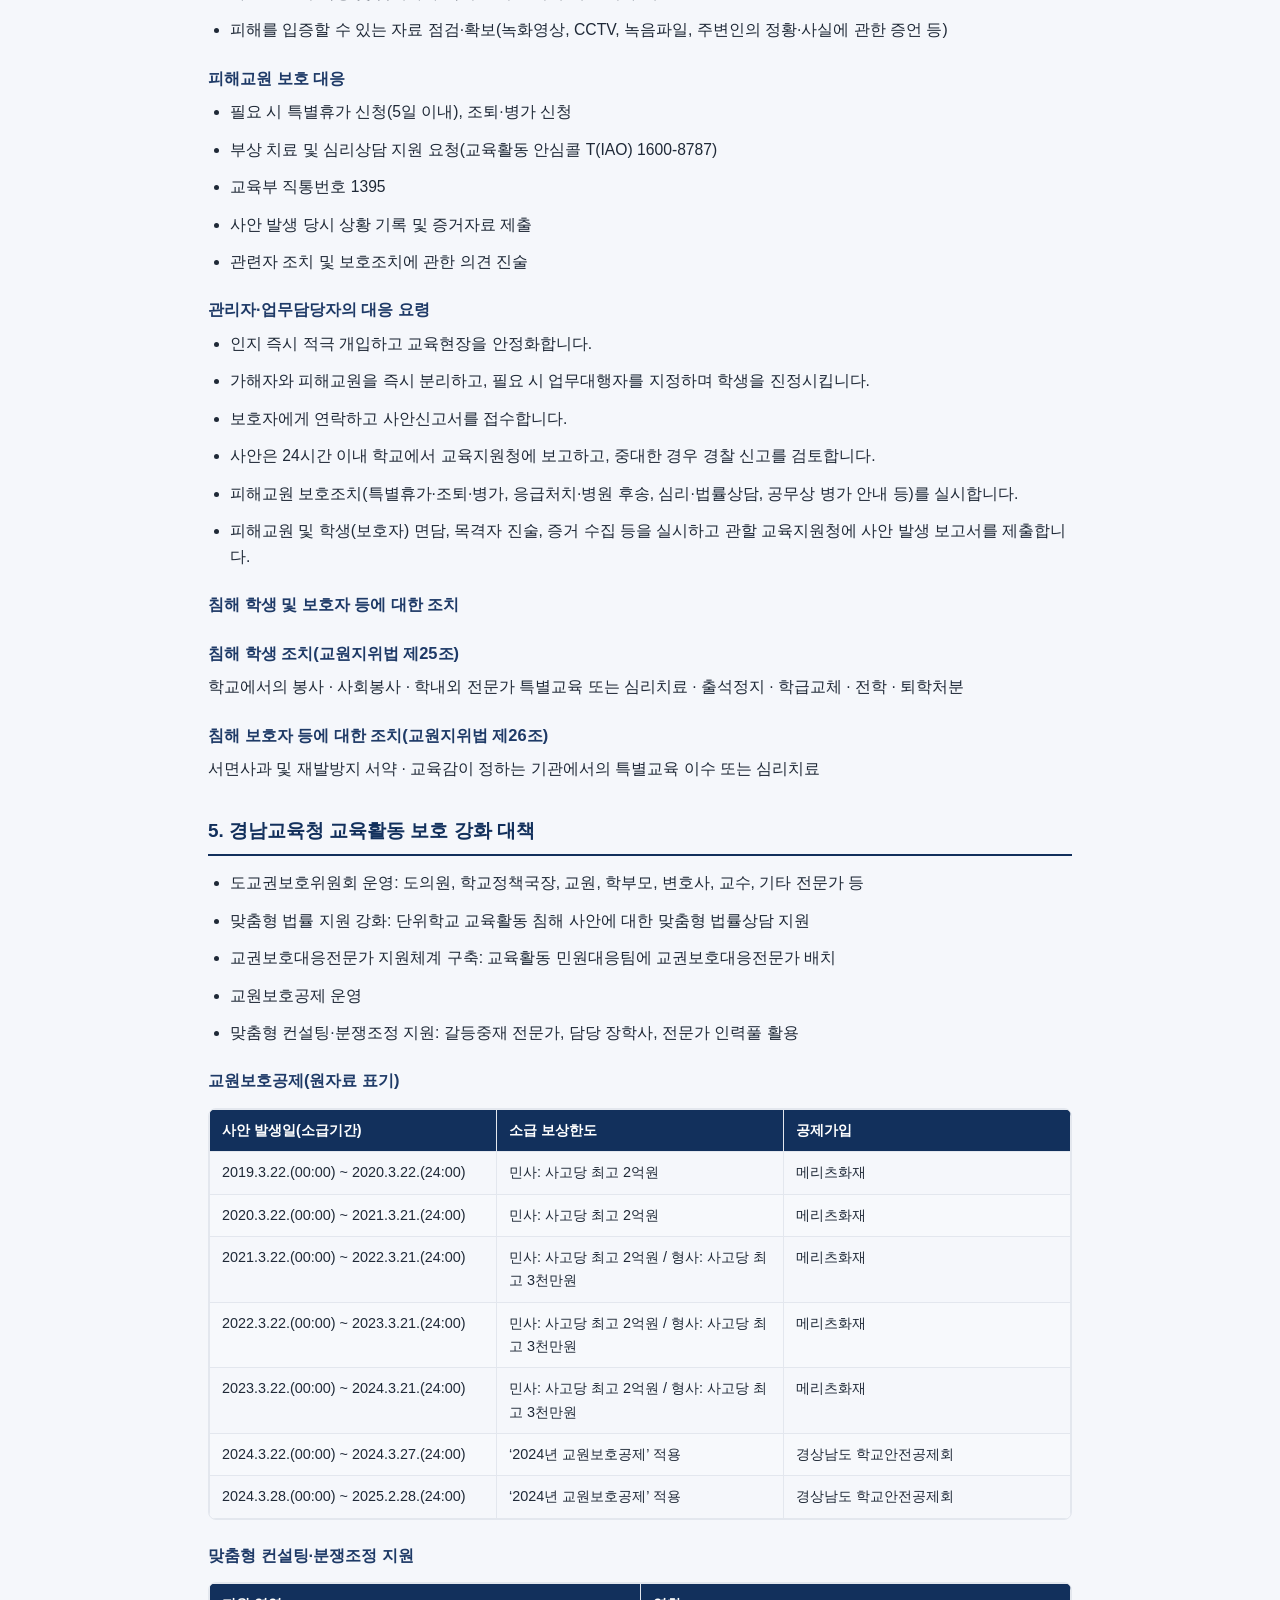
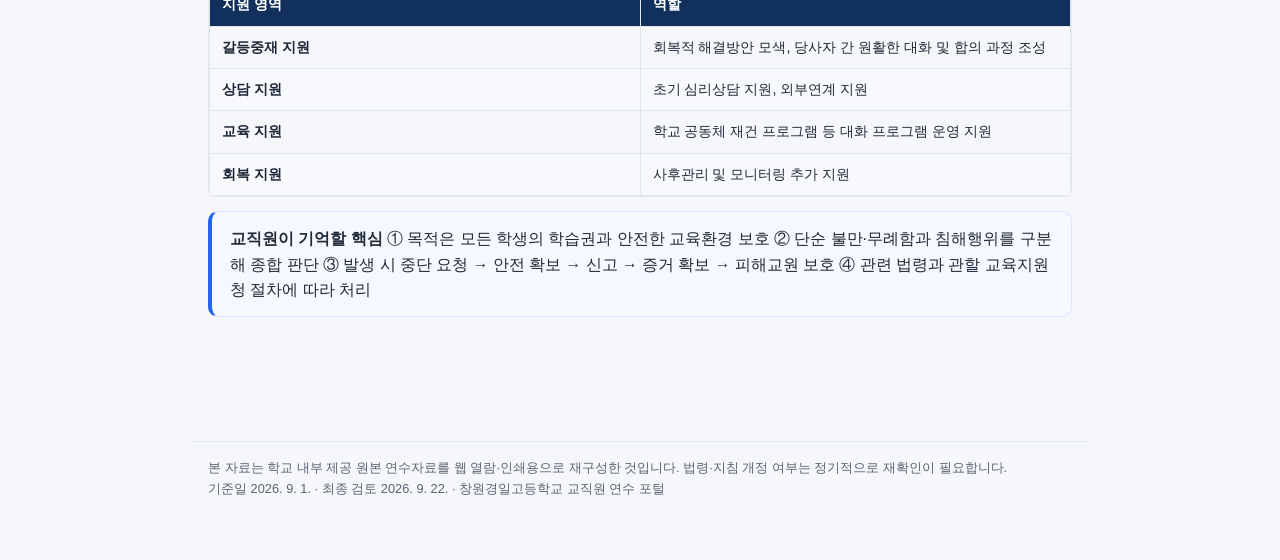
<file: training/2026/teacher-protection-staff.html>
<!DOCTYPE html>
<html lang="ko">
<head>
<meta charset="UTF-8">
<meta name="viewport" content="width=device-width, initial-scale=1, viewport-fit=cover">
<title>교육활동 침해행위 예방교육 (교직원용) · 창원경일고 교직원 연수 포털</title>
<link rel="icon" href="data:image/svg+xml,<svg xmlns=%22http://www.w3.org/2000/svg%22 viewBox=%220 0 100 100%22><text y=%22.9em%22 font-size=%2290%22>📘</text></svg>">
<link rel="stylesheet" href="../../style.css">
</head>
<body data-training-id="teacher-protection-staff">
<script>window.SITE_DEPTH = 2;</script>

<header class="topbar">
  <div class="topbar-inner">
    <div class="brand">
      <a class="home-link" href="../../index.html"><span class="school">창원경일고등학교</span><br><span class="title">교직원 연수 포털</span></a>
    </div>
    <div class="topbar-meta" id="pageTopMeta">적용 기준 불러오는 중…</div>
  </div>
</header>

<div class="doc-header">
  <a class="doc-back" href="../../index.html">← 연수자료실로 돌아가기</a>
  <h1 class="doc-title">교육활동 침해행위 예방교육 (교직원용)</h1>
  <div class="audience-switch"><a class="active" href="teacher-protection-staff.html">교직원</a><a class="" href="teacher-protection-student.html">학생</a><a class="" href="teacher-protection-parent.html">학부모</a></div>
  <div class="doc-badges">
    <span class="badge status-badge" id="statusBadge">검토 상태 불러오는 중…</span>
    <span class="meta" id="pageMeta">기준일·최종 검토일 불러오는 중…</span>
  </div>
</div>

<div class="inapp-banner" id="inappBanner">
  <div class="box">
    ⚠ 카카오톡 등 인앱 브라우저에서는 인쇄·PDF 저장이 제한될 수 있습니다. 우측 상단 메뉴에서 <b>Chrome 또는 Safari로 열기</b>를 선택해 주세요.
    <button id="inappCopyBtn">링크 복사</button>
  </div>
</div>

<div class="toolbar">
  <button class="tb-btn" data-toggle-panel="tocPanel">📑 목차</button>
  <button class="tb-btn" data-toggle-panel="quick3Panel">⏱ 3분 핵심</button>
  <button class="tb-btn" data-toggle-panel="selectPrintPanel">☑ 선택 인쇄</button>
  <button class="tb-btn primary" id="fullPrintBtn">🖨 전체 인쇄 · PDF 저장</button>
</div>

<div class="panel" id="tocPanel">
  <h4>목차</h4>
  <ul class="toc-list">
    <li><a class="" href="#1-교육활동-침해-현황">1. 교육활동 침해 현황</a></li>
    <li><a class="" href="#2-교권보호-관련-법령-개정과-교육활동-보호">2. 교권보호 관련 법령 개정과 교육활동 보호</a></li>
    <li><a class="lvl3" href="#핵심-취지">핵심 취지</a></li>
    <li><a class="lvl3" href="#교육공동체의-권리와-책임에-관한-조례-예시-항목">교육공동체의 권리와 책임에 관한 조례(예시 항목)</a></li>
    <li><a class="" href="#3-교육활동-침해행위의-개념과-유형">3. 교육활동 침해행위의 개념과 유형</a></li>
    <li><a class="lvl3" href="#교육활동-침해행위-유형별-사례">교육활동 침해행위 유형별 사례</a></li>
    <li><a class="lvl3" href="#명예훼손">명예훼손</a></li>
    <li><a class="lvl3" href="#모욕">모욕</a></li>
    <li><a class="lvl3" href="#의도적-수업방해">의도적 수업방해</a></li>
    <li><a class="lvl3" href="#상해-폭행">상해·폭행</a></li>
    <li><a class="lvl3" href="#촬영물-등-무단배포">촬영물 등 무단배포</a></li>
    <li><a class="lvl3" href="#반복적-부당간섭">반복적 부당간섭</a></li>
    <li><a class="" href="#4-교육활동-침해행위의-대응-및-조치">4. 교육활동 침해행위의 대응 및 조치</a></li>
    <li><a class="lvl3" href="#피해교원의-초기-대응">피해교원의 초기 대응</a></li>
    <li><a class="lvl3" href="#피해교원-보호-대응">피해교원 보호 대응</a></li>
    <li><a class="lvl3" href="#관리자-업무담당자의-대응-요령">관리자·업무담당자의 대응 요령</a></li>
    <li><a class="lvl3" href="#침해-학생-및-보호자-등에-대한-조치">침해 학생 및 보호자 등에 대한 조치</a></li>
    <li><a class="lvl3" href="#침해-학생-조치-교원지위법-제25조">침해 학생 조치(교원지위법 제25조)</a></li>
    <li><a class="lvl3" href="#침해-보호자-등에-대한-조치-교원지위법-제26조">침해 보호자 등에 대한 조치(교원지위법 제26조)</a></li>
    <li><a class="" href="#5-경남교육청-교육활동-보호-강화-대책">5. 경남교육청 교육활동 보호 강화 대책</a></li>
    <li><a class="lvl3" href="#교원보호공제-원자료-표기">교원보호공제(원자료 표기)</a></li>
    <li><a class="lvl3" href="#맞춤형-컨설팅-분쟁조정-지원">맞춤형 컨설팅·분쟁조정 지원</a></li>
  </ul>
</div>

<div class="panel" id="quick3Panel">
  <h4>⏱ 3분 핵심</h4>
  <ol>
    <li>교육활동 침해행위는 명예훼손·모욕·의도적 수업방해·상해·폭행·촬영물 무단배포·반복적 부당간섭 등 다양한 유형으로 나타납니다.</li>
    <li>피해를 인지한 즉시 관리자·업무담당자에게 알리고 초기 대응 절차에 따라 기록을 남기는 것이 중요합니다.</li>
    <li>학교와 교육청은 피해교원 보호조치와 각종 지원 대책을 운영하고 있으므로, 절차를 미리 숙지해 두면 실제 상황에서 신속히 대응할 수 있습니다.</li>
  </ol>
</div>

<div class="panel" id="selectPrintPanel">
  <h4>☑ 원하는 항목만 선택해서 인쇄 / PDF 저장</h4>
  <div class="select-print-list" id="selectPrintList">
    <label><input type="checkbox" checked data-target="psec-1"> 1. 교육활동 침해 현황</label>
    <label><input type="checkbox" checked data-target="psec-2"> 2. 교권보호 관련 법령 개정과 교육활동 보호</label>
    <label><input type="checkbox" checked data-target="psec-3"> 3. 교육활동 침해행위의 개념과 유형</label>
    <label><input type="checkbox" checked data-target="psec-4"> 4. 교육활동 침해행위의 대응 및 조치</label>
    <label><input type="checkbox" checked data-target="psec-5"> 5. 경남교육청 교육활동 보호 강화 대책</label>
  </div>
  <div class="select-print-actions">
    <button id="selectAllBtn" type="button">전체 선택</button>
    <button id="selectPrintGoBtn" type="button" class="go">선택 항목 인쇄 · PDF 저장</button>
  </div>
</div>

<div class="quick3-box">
  <h4>⏱ 3분 핵심</h4>
  <ol>
    <li>교육활동 침해행위는 명예훼손·모욕·의도적 수업방해·상해·폭행·촬영물 무단배포·반복적 부당간섭 등 다양한 유형으로 나타납니다.</li>
    <li>피해를 인지한 즉시 관리자·업무담당자에게 알리고 초기 대응 절차에 따라 기록을 남기는 것이 중요합니다.</li>
    <li>학교와 교육청은 피해교원 보호조치와 각종 지원 대책을 운영하고 있으므로, 절차를 미리 숙지해 두면 실제 상황에서 신속히 대응할 수 있습니다.</li>
  </ol>
</div>

<article class="doc-content">


<section class="tr-section" id="psec-1"><h2 id="1-교육활동-침해-현황">1. 교육활동 침해 현황</h2>
<p>아래 수치는 원자료에 제시된 경기도교육청 통계입니다.</p>
<div class="table-wrap"><table class="data-table">
<colgroup>
<col style="width: 56%"/>
<col style="width: 43%"/>
</colgroup>
<thead>
<tr class="header">
<th><strong>2024년 1학기 학생에 의한 교권침해 유형</strong></th>
<th><strong>비율(%)</strong></th>
</tr>
</thead>
<tbody>
<tr class="odd">
<td>모욕·명예훼손</td>
<td>31.7</td>
</tr>
<tr class="even">
<td>생활지도 불응</td>
<td>28.5</td>
</tr>
<tr class="odd">
<td>상해·폭행</td>
<td>16.8</td>
</tr>
<tr class="even">
<td>성적굴욕감</td>
<td>5.1</td>
</tr>
<tr class="odd">
<td>협박</td>
<td>2.2</td>
</tr>
<tr class="even">
<td>무단합성배포</td>
<td>1.9</td>
</tr>
<tr class="odd">
<td>불법정보유통</td>
<td>1.3</td>
</tr>
<tr class="even">
<td>성폭력범죄</td>
<td>1.1</td>
</tr>
<tr class="odd">
<td>기타</td>
<td>3.0</td>
</tr>
<tr class="even">
<td>보호자 등의 침해</td>
<td>8.4</td>
</tr>
</tbody>
</table></div>
<p><strong>교육활동 침해건수: 2021년 539건 → 2022년 799건 → 2023년 1,290건 → 2024년 1학기 631건</strong></p>
<p>※ 원자료 메모: 2023년 월평균 심의건수 108건 대비 2024년 월평균 105건으로 약 2.7% 감소.</p>
</section><section class="tr-section" id="psec-2"><h2 id="2-교권보호-관련-법령-개정과-교육활동-보호">2. 교권보호 관련 법령 개정과 교육활동 보호</h2>
<ul>
<li><p>교육기본법(2023.9.27. 개정)</p></li>
<li><p>초·중등교육법(2023.9.27. 개정)</p></li>
<li><p>유아교육법(2023.9.27. 개정)</p></li>
<li><p>교원지위법(2023.9.27. 개정) — 「교원의 지위 향상 및 교육활동 보호를 위한 특별법」</p></li>
<li><p>아동학대처벌법(2023.12.26. 개정) — 「아동학대범죄의 처벌 등에 관한 특례법」</p></li>
</ul>
<h3 id="핵심-취지">핵심 취지</h3>
<ul>
<li><p>학생 지도·교육은 교원의 권한이자 법적 책무입니다.</p></li>
<li><p>학생은 교직원 또는 다른 학생의 인권을 침해하지 않을 의무가 있습니다.</p></li>
<li><p>학부모는 공동체의 일원으로서 모든 학생의 학습권을 보장할 책임이 있습니다.</p></li>
<li><p>학교는 악성 민원 등으로부터 교원의 교육활동을 보호하고 피해교원의 보호 및 가해학생 조치를 강화해야 합니다.</p></li>
<li><p>교육감 소속 교원이 아동학대범죄로 신고되어 조사·수사가 진행되는 경우 교육감은 수사기관에 해당 사안에 대한 의견을 신속히 제출해야 합니다.</p></li>
</ul>
<div class="info-box"><p><strong>교육활동 보호의 궁극적 목적</strong></p>
<p>모든 학생의 학습권을 보장하기 위한 것</p>
<p>「교원지위법」은 '교권보호' 대신 '교육활동 보호'라는 용어를 사용합니다.</p></div>
<h3 id="교육공동체의-권리와-책임에-관한-조례-예시-항목">교육공동체의 권리와 책임에 관한 조례(예시 항목)</h3>
<div class="table-wrap"><table class="data-table">
<colgroup>
<col style="width: 50%"/>
<col style="width: 50%"/>
</colgroup>
<thead>
<tr class="header">
<th>1. 학교 교육활동에서의 성실한 참여</th>
<th>2. 학생의 학생생활·인성교육·생활지도</th>
</tr>
</thead>
<tbody>
<tr class="odd">
<td>3. 교원의 교육활동 보호와 연구활동 존중</td>
<td>4. 학교문화 회복과 제고를 위한 교육공동체의 상호존중</td>
</tr>
<tr class="even">
<td>5. 타 학생의 학습권 존중</td>
<td>6. 학생의 신체적·정서적 문제 해결을 위한 상담과 지원</td>
</tr>
<tr class="odd">
<td>7. 보호자의 학생 생활에 대한 정보 제공</td>
<td>8. 건강하고 안전한 학교 교육환경 조성</td>
</tr>
<tr class="even">
<td>9. 법령에 따른 개인정보보호</td>
<td>10. 학교의 교육활동과 바람직한 학교문화 조성을 위한 의견 개진</td>
</tr>
</tbody>
</table></div>
</section><section class="tr-section" id="psec-3"><h2 id="3-교육활동-침해행위의-개념과-유형">3. 교육활동 침해행위의 개념과 유형</h2>
<div class="info-box"><p><strong>교원지위법 제19조(교육활동 침해행위)</strong></p>
<p>고등학교 이하 각급학교에 소속된 학생 또는 그 보호자 등이 교육활동 중인 교원에 대하여 법령·고시에 정한 교육활동 침해행위를 하는 경우를 말합니다.</p>
<p>침해주체: 소속 학교의 학생, 보호자 및 그 밖에 교원의 교육활동을 침해하는 사람</p>
<p>침해대상: 공·사립 교원 및 기간제교원(시간강사·방과후강사·돌봄전담사 등은 원자료상 제외)</p>
<p>침해유형: 교원지위법 제19조 및 「교육활동 침해행위 및 조치 기준에 관한 고시」에 명시된 행위</p></div>
<div class="table-wrap"><table class="data-table">
<colgroup>
<col style="width: 50%"/>
<col style="width: 50%"/>
</colgroup>
<thead>
<tr class="header">
<th><strong>유형</strong></th>
<th><strong>개념</strong></th>
</tr>
</thead>
<tbody>
<tr class="odd">
<td><strong>폭행</strong></td>
<td>다른 사람의 신체에 육체적·정신적 고통을 주는 유형력을 행사하는 행위</td>
</tr>
<tr class="even">
<td><strong>상해</strong></td>
<td>다른 사람의 신체적 건강을 훼손하거나 신체의 생리적 기능에 장애를 일으키는 행위</td>
</tr>
<tr class="odd">
<td><strong>협박</strong></td>
<td>상대방이 공포심을 느낄 수 있을 정도의 구체적 해악을 고지하는 행위</td>
</tr>
<tr class="even">
<td><strong>명예훼손</strong></td>
<td>타인의 명예를 훼손할 고의를 가지고 구체적 사실을 공연히 적시하는 행위</td>
</tr>
<tr class="odd">
<td><strong>모욕</strong></td>
<td>사실 적시 없이 타인의 사회적 평가를 저하시킬 만한 추상적 판단이나 경멸적 감정을 공연히 표현하는 행위</td>
</tr>
<tr class="even">
<td><strong>손괴</strong></td>
<td>물건을 원래의 용도대로 쓸 수 없게 하는 행위</td>
</tr>
<tr class="odd">
<td><strong>성폭력범죄</strong></td>
<td>강간, 강제추행, 공연음란, 음화제조·반포, 통신매체이용음란, 카메라 등을 이용한 촬영 등 관련 특별법 위반행위</td>
</tr>
<tr class="even">
<td><strong>불법정보유통</strong></td>
<td>휴대전화·인터넷 등을 이용해 음란한 내용, 타인 명예 훼손 내용 또는 불안감을 유발하는 내용을 반복적으로 전달하는 행위</td>
</tr>
<tr class="odd">
<td><strong>공무집행방해</strong></td>
<td>적법하게 직무를 집행하는 공무원에 대해 폭행·협박·위계를 사용하여 직무집행을 방해하는 행위</td>
</tr>
<tr class="even">
<td><strong>업무방해</strong></td>
<td>허위 사실 유포나 위계·위력으로 사람의 업무를 방해하는 행위</td>
</tr>
<tr class="odd">
<td><strong>성적언동</strong></td>
<td>신체적·언어적·시각적으로 교육활동 중인 교원에게 성적 굴욕감 또는 혐오감을 느끼게 하는 행위</td>
</tr>
<tr class="even">
<td><strong>반복적 부당 간섭</strong></td>
<td>교원의 정당한 교육활동에 대해 부당하게 반복적으로 간섭하는 행위</td>
</tr>
<tr class="odd">
<td><strong>촬영물 등 무단 배포</strong></td>
<td>교육활동 중인 교원의 영상·화상·음성 등을 촬영·녹화·녹음·합성하여 무단 배포하는 행위</td>
</tr>
<tr class="even">
<td><strong>의도적 수업 방해</strong></td>
<td>교원의 지시를 고의로 무시하여 정상적인 교육활동을 지속할 수 없도록 방해하는 행위</td>
</tr>
<tr class="odd">
<td><strong>악성 민원 제기</strong></td>
<td>목적이 정당하지 않은 민원을 반복적으로 제기하는 행위</td>
</tr>
<tr class="even">
<td><strong>강요행위</strong></td>
<td>교원의 법적 의무가 아닌 일을 지속적으로 강요하는 행위</td>
</tr>
<tr class="odd">
<td><strong>무고</strong></td>
<td>형사처분 또는 징계처분을 받게 할 목적으로 허위 사실을 신고하는 행위</td>
</tr>
<tr class="even">
<td><strong>학교장 판단 유형</strong></td>
<td>교권 존중과 교원의 신분보장에 위반한다고 학교장이 판단하는 행위</td>
</tr>
</tbody>
</table></div>
<h3 id="교육활동-침해행위-유형별-사례">교육활동 침해행위 유형별 사례</h3>
<h3 id="명예훼손">명예훼손</h3>
<ul>
<li><p>특정 교사가 아동학대범이라는 허위사실을 학생·학부모에게 유포한 경우</p></li>
<li><p>교무실 등 여러 사람이 있는 장소에서 특정 교사가 비리를 저질렀다고 말한 경우</p></li>
<li><p>학생·학부모에게 “담임교사가 특정 학생의 몸을 만졌다”고 허위사실을 유포한 경우</p></li>
</ul>
<h3 id="모욕">모욕</h3>
<ul>
<li><p>수업 중 학생이 특정교사에게 상스러운 욕을 한 경우</p></li>
<li><p>특정교사를 비하하는 글을 SNS나 다수가 있는 메신저방에 게시·유포한 경우</p></li>
<li><p>학생 단톡방에서 특정 교사의 외모를 비하한 경우</p></li>
</ul>
<h3 id="의도적-수업방해">의도적 수업방해</h3>
<ul>
<li><p>반복된 중단 지시에도 물건을 던지거나 돌아다니며 수업을 진행할 수 없게 하는 경우</p></li>
<li><p>수업 중 휴대전화 사용을 지도했으나 의도적으로 교사의 말과 행동을 따라 하며 수업을 방해하는 경우</p></li>
</ul>
<h3 id="상해-폭행">상해·폭행</h3>
<ul>
<li><p>교원을 밀어 넘어뜨려 골절상을 입힌 경우</p></li>
<li><p>교원의 손목을 물어뜯어 상처를 입힌 경우</p></li>
<li><p>교사의 얼굴 부위를 가격하여 피멍이 들게 한 경우</p></li>
<li><p>교원의 옷깃을 잡아 흔들거나 뺨을 때린 경우</p></li>
</ul>
<h3 id="촬영물-등-무단배포">촬영물 등 무단배포</h3>
<ul>
<li><p>원격수업 장면을 무단 촬영해 단톡방에 배포한 경우</p></li>
<li><p>수업 중 교원의 얼굴을 촬영 후 합성해 다른 학생들과 돌려본 경우</p></li>
<li><p>학부모가 자녀 몰래 녹음기를 들려보내 수업을 녹음하고 온라인에 게시한 경우</p></li>
</ul>
<h3 id="반복적-부당간섭">반복적 부당간섭</h3>
<ul>
<li><p>수업·평가·생활기록부 작성·생활지도 등에 정당한 사유 없이 지속적으로 부당한 요구를 하는 경우</p></li>
<li><p>학교폭력 처리 과정에서 교사에게 부당한 요구를 반복하는 경우</p></li>
<li><p>의견이 반영되지 않았다는 이유로 반복 면담과 과도한 정보공개청구로 교육활동에 지장을 주는 경우</p></li>
</ul>
</section><section class="tr-section" id="psec-4"><h2 id="4-교육활동-침해행위의-대응-및-조치">4. 교육활동 침해행위의 대응 및 조치</h2>
<h3 id="피해교원의-초기-대응">피해교원의 초기 대응</h3>
<ul>
<li><p>침해행위 중단 요청</p></li>
<li><p>동료 교사 등 주변에 도움 요청 또는 현장에서 벗어나기</p></li>
<li><p>학교 관리자 또는 업무담당자에게 신고</p></li>
<li><p>사안 신고서 작성 및 침해자와 즉시 분리 조치에 대한 의사 제출</p></li>
<li><p>피해를 입증할 수 있는 자료 점검·확보(녹화영상, CCTV, 녹음파일, 주변인의 정황·사실에 관한 증언 등)</p></li>
</ul>
<h3 id="피해교원-보호-대응">피해교원 보호 대응</h3>
<ul>
<li><p>필요 시 특별휴가 신청(5일 이내), 조퇴·병가 신청</p></li>
<li><p>부상 치료 및 심리상담 지원 요청(교육활동 안심콜 T(IAO) 1600-8787)</p></li>
<li><p>교육부 직통번호 1395</p></li>
<li><p>사안 발생 당시 상황 기록 및 증거자료 제출</p></li>
<li><p>관련자 조치 및 보호조치에 관한 의견 진술</p></li>
</ul>
<h3 id="관리자-업무담당자의-대응-요령">관리자·업무담당자의 대응 요령</h3>
<ul>
<li><p>인지 즉시 적극 개입하고 교육현장을 안정화합니다.</p></li>
<li><p>가해자와 피해교원을 즉시 분리하고, 필요 시 업무대행자를 지정하며 학생을 진정시킵니다.</p></li>
<li><p>보호자에게 연락하고 사안신고서를 접수합니다.</p></li>
<li><p>사안은 24시간 이내 학교에서 교육지원청에 보고하고, 중대한 경우 경찰 신고를 검토합니다.</p></li>
<li><p>피해교원 보호조치(특별휴가·조퇴·병가, 응급처치·병원 후송, 심리·법률상담, 공무상 병가 안내 등)를 실시합니다.</p></li>
<li><p>피해교원 및 학생(보호자) 면담, 목격자 진술, 증거 수집 등을 실시하고 관할 교육지원청에 사안 발생 보고서를 제출합니다.</p></li>
</ul>
<h3 id="침해-학생-및-보호자-등에-대한-조치">침해 학생 및 보호자 등에 대한 조치</h3>
<h3 id="침해-학생-조치-교원지위법-제25조">침해 학생 조치(교원지위법 제25조)</h3>
<p>학교에서의 봉사 · 사회봉사 · 학내외 전문가 특별교육 또는 심리치료 · 출석정지 · 학급교체 · 전학 · 퇴학처분</p>
<h3 id="침해-보호자-등에-대한-조치-교원지위법-제26조">침해 보호자 등에 대한 조치(교원지위법 제26조)</h3>
<p>서면사과 및 재발방지 서약 · 교육감이 정하는 기관에서의 특별교육 이수 또는 심리치료</p>
</section><section class="tr-section" id="psec-5"><h2 id="5-경남교육청-교육활동-보호-강화-대책">5. 경남교육청 교육활동 보호 강화 대책</h2>
<ul>
<li><p>도교권보호위원회 운영: 도의원, 학교정책국장, 교원, 학부모, 변호사, 교수, 기타 전문가 등</p></li>
<li><p>맞춤형 법률 지원 강화: 단위학교 교육활동 침해 사안에 대한 맞춤형 법률상담 지원</p></li>
<li><p>교권보호대응전문가 지원체계 구축: 교육활동 민원대응팀에 교권보호대응전문가 배치</p></li>
<li><p>교원보호공제 운영</p></li>
<li><p>맞춤형 컨설팅·분쟁조정 지원: 갈등중재 전문가, 담당 장학사, 전문가 인력풀 활용</p></li>
</ul>
<h3 id="교원보호공제-원자료-표기">교원보호공제(원자료 표기)</h3>
<div class="table-wrap"><table class="data-table">
<colgroup>
<col style="width: 33%"/>
<col style="width: 33%"/>
<col style="width: 33%"/>
</colgroup>
<thead>
<tr class="header">
<th><strong>사안 발생일(소급기간)</strong></th>
<th><strong>소급 보상한도</strong></th>
<th><strong>공제가입</strong></th>
</tr>
</thead>
<tbody>
<tr class="odd">
<td>2019.3.22.(00:00) ~ 2020.3.22.(24:00)</td>
<td>민사: 사고당 최고 2억원</td>
<td>메리츠화재</td>
</tr>
<tr class="even">
<td>2020.3.22.(00:00) ~ 2021.3.21.(24:00)</td>
<td>민사: 사고당 최고 2억원</td>
<td>메리츠화재</td>
</tr>
<tr class="odd">
<td>2021.3.22.(00:00) ~ 2022.3.21.(24:00)</td>
<td>민사: 사고당 최고 2억원 / 형사: 사고당 최고 3천만원</td>
<td>메리츠화재</td>
</tr>
<tr class="even">
<td>2022.3.22.(00:00) ~ 2023.3.21.(24:00)</td>
<td>민사: 사고당 최고 2억원 / 형사: 사고당 최고 3천만원</td>
<td>메리츠화재</td>
</tr>
<tr class="odd">
<td>2023.3.22.(00:00) ~ 2024.3.21.(24:00)</td>
<td>민사: 사고당 최고 2억원 / 형사: 사고당 최고 3천만원</td>
<td>메리츠화재</td>
</tr>
<tr class="even">
<td>2024.3.22.(00:00) ~ 2024.3.27.(24:00)</td>
<td>‘2024년 교원보호공제’ 적용</td>
<td>경상남도 학교안전공제회</td>
</tr>
<tr class="odd">
<td>2024.3.28.(00:00) ~ 2025.2.28.(24:00)</td>
<td>‘2024년 교원보호공제’ 적용</td>
<td>경상남도 학교안전공제회</td>
</tr>
</tbody>
</table></div>
<h3 id="맞춤형-컨설팅-분쟁조정-지원">맞춤형 컨설팅·분쟁조정 지원</h3>
<div class="table-wrap"><table class="data-table">
<colgroup>
<col style="width: 50%"/>
<col style="width: 50%"/>
</colgroup>
<thead>
<tr class="header">
<th><strong>지원 영역</strong></th>
<th><strong>역할</strong></th>
</tr>
</thead>
<tbody>
<tr class="odd">
<td><strong>갈등중재 지원</strong></td>
<td>회복적 해결방안 모색, 당사자 간 원활한 대화 및 합의 과정 조성</td>
</tr>
<tr class="even">
<td><strong>상담 지원</strong></td>
<td>초기 심리상담 지원, 외부연계 지원</td>
</tr>
<tr class="odd">
<td><strong>교육 지원</strong></td>
<td>학교 공동체 재건 프로그램 등 대화 프로그램 운영 지원</td>
</tr>
<tr class="even">
<td><strong>회복 지원</strong></td>
<td>사후관리 및 모니터링 추가 지원</td>
</tr>
</tbody>
</table></div>
<div class="info-box"><strong>교직원이 기억할 핵심</strong> ① 목적은 모든 학생의 학습권과 안전한 교육환경 보호 ② 단순 불만·무례함과 침해행위를 구분해 종합 판단 ③ 발생 시 중단 요청 → 안전 확보 → 신고 → 증거 확보 → 피해교원 보호 ④ 관련 법령과 관할 교육지원청 절차에 따라 처리</div>
</section>
</article>

<div class="doc-footer-note">
  본 자료는 학교 내부 제공 원본 연수자료를 웹 열람·인쇄용으로 재구성한 것입니다. 법령·지침 개정 여부는 정기적으로 재확인이 필요합니다.<br>
  <span id="pageFooterMeta">기준일·최종 검토일 불러오는 중…</span> · 창원경일고등학교 교직원 연수 포털
</div>

<script src="../../data/trainings.js"></script>
<script src="../../app.js"></script>
</body>
</html>
</file>
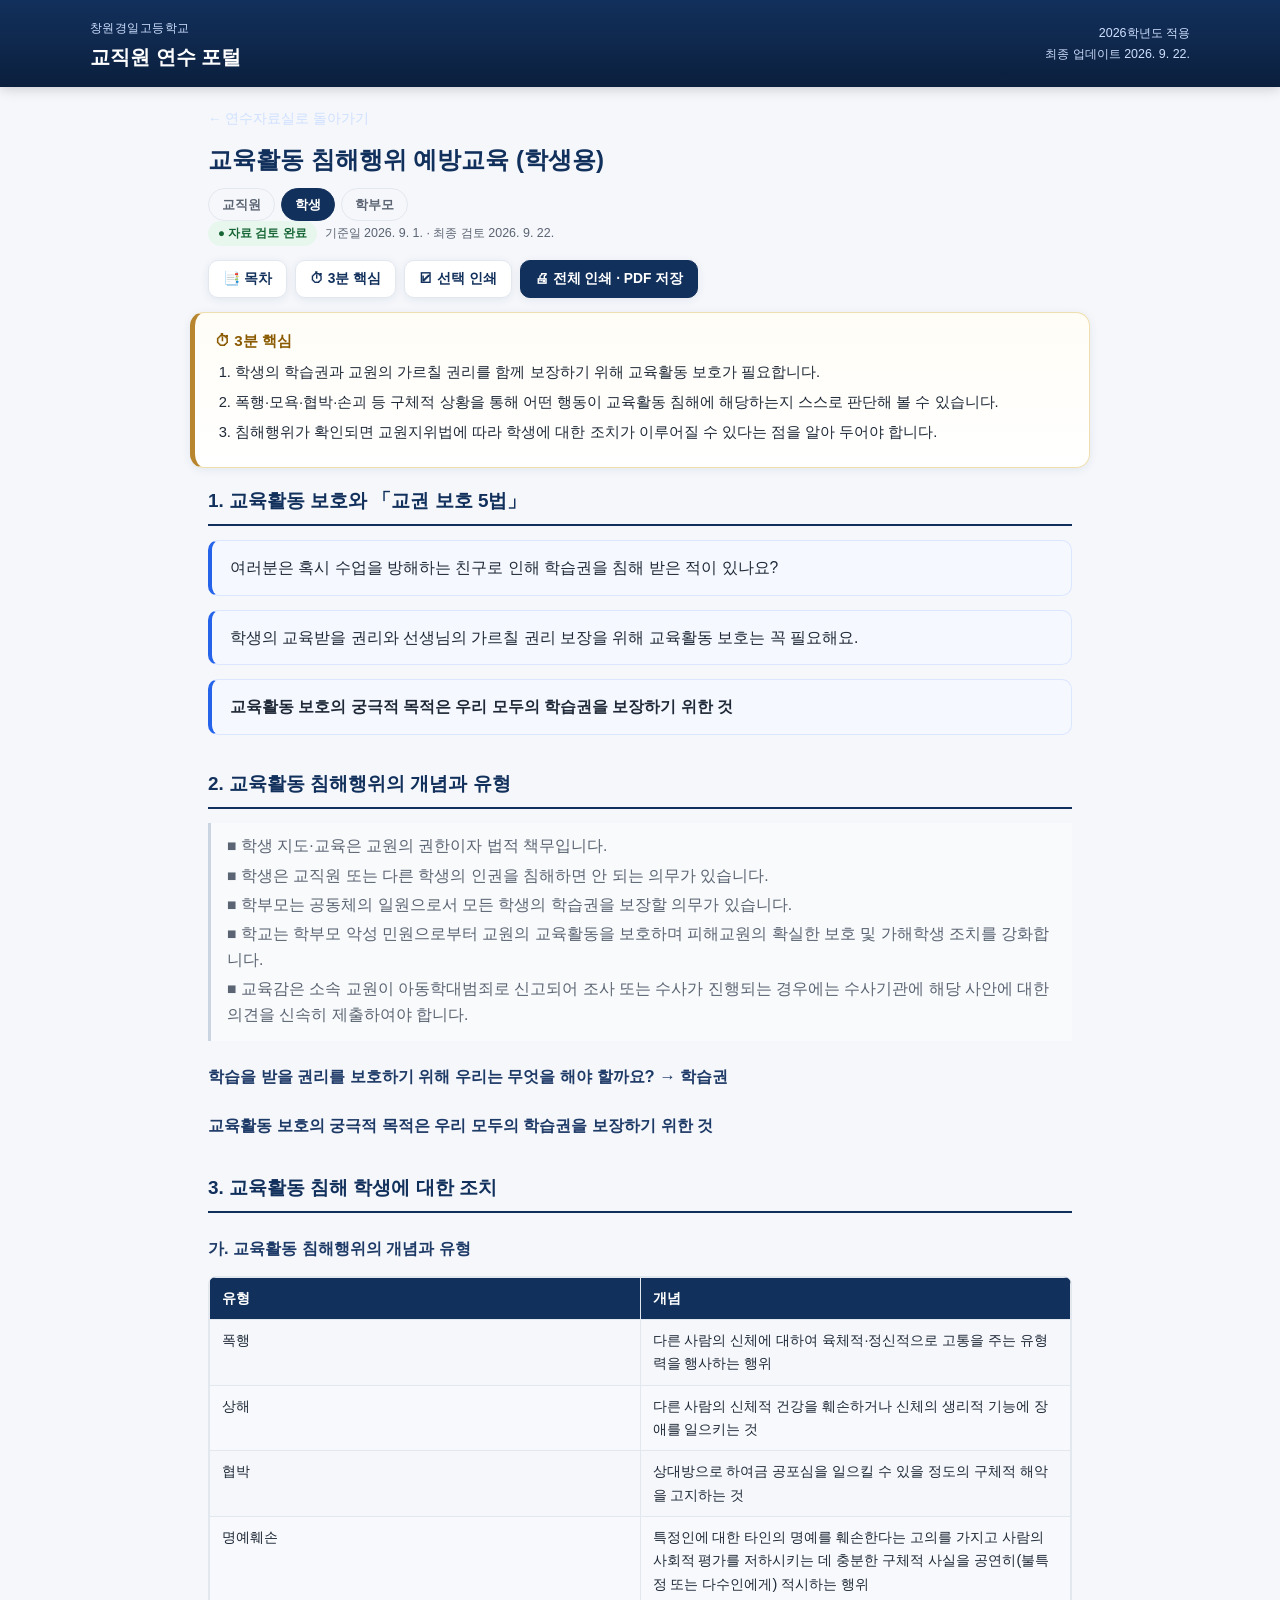
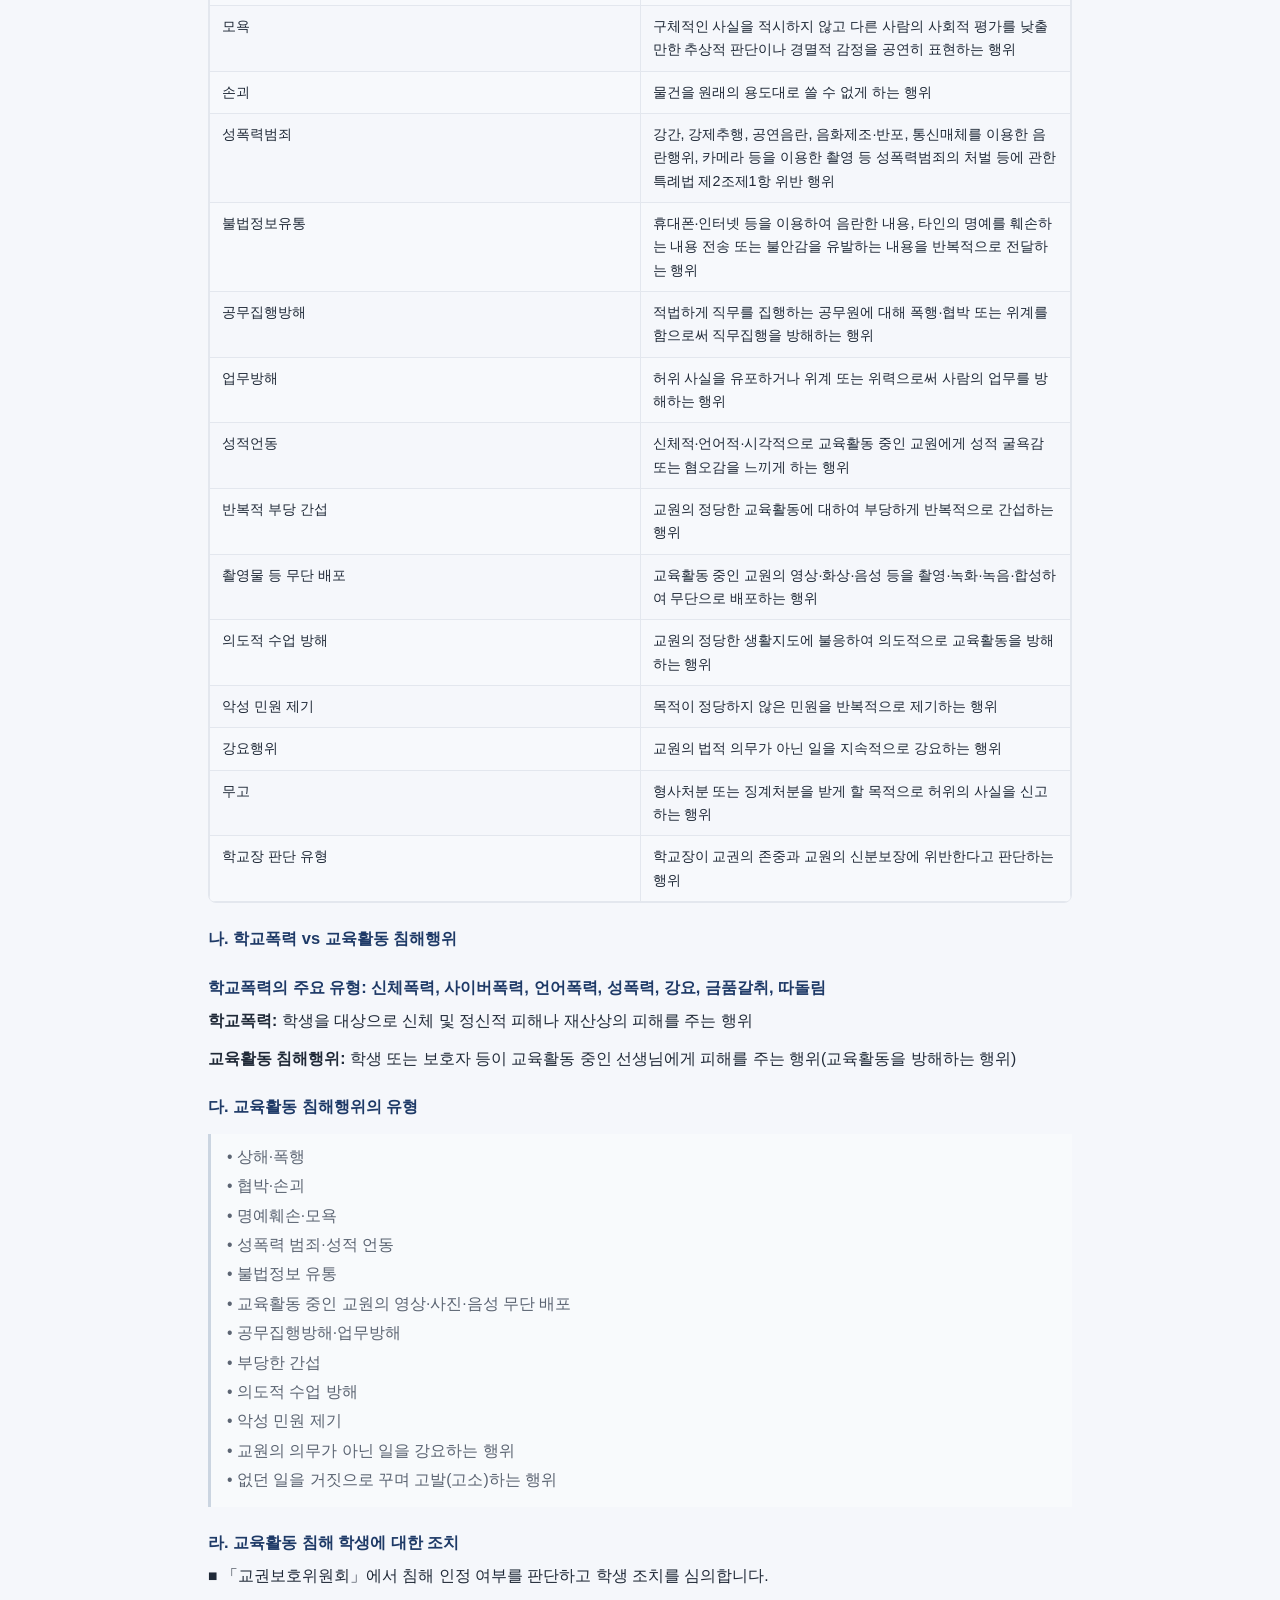
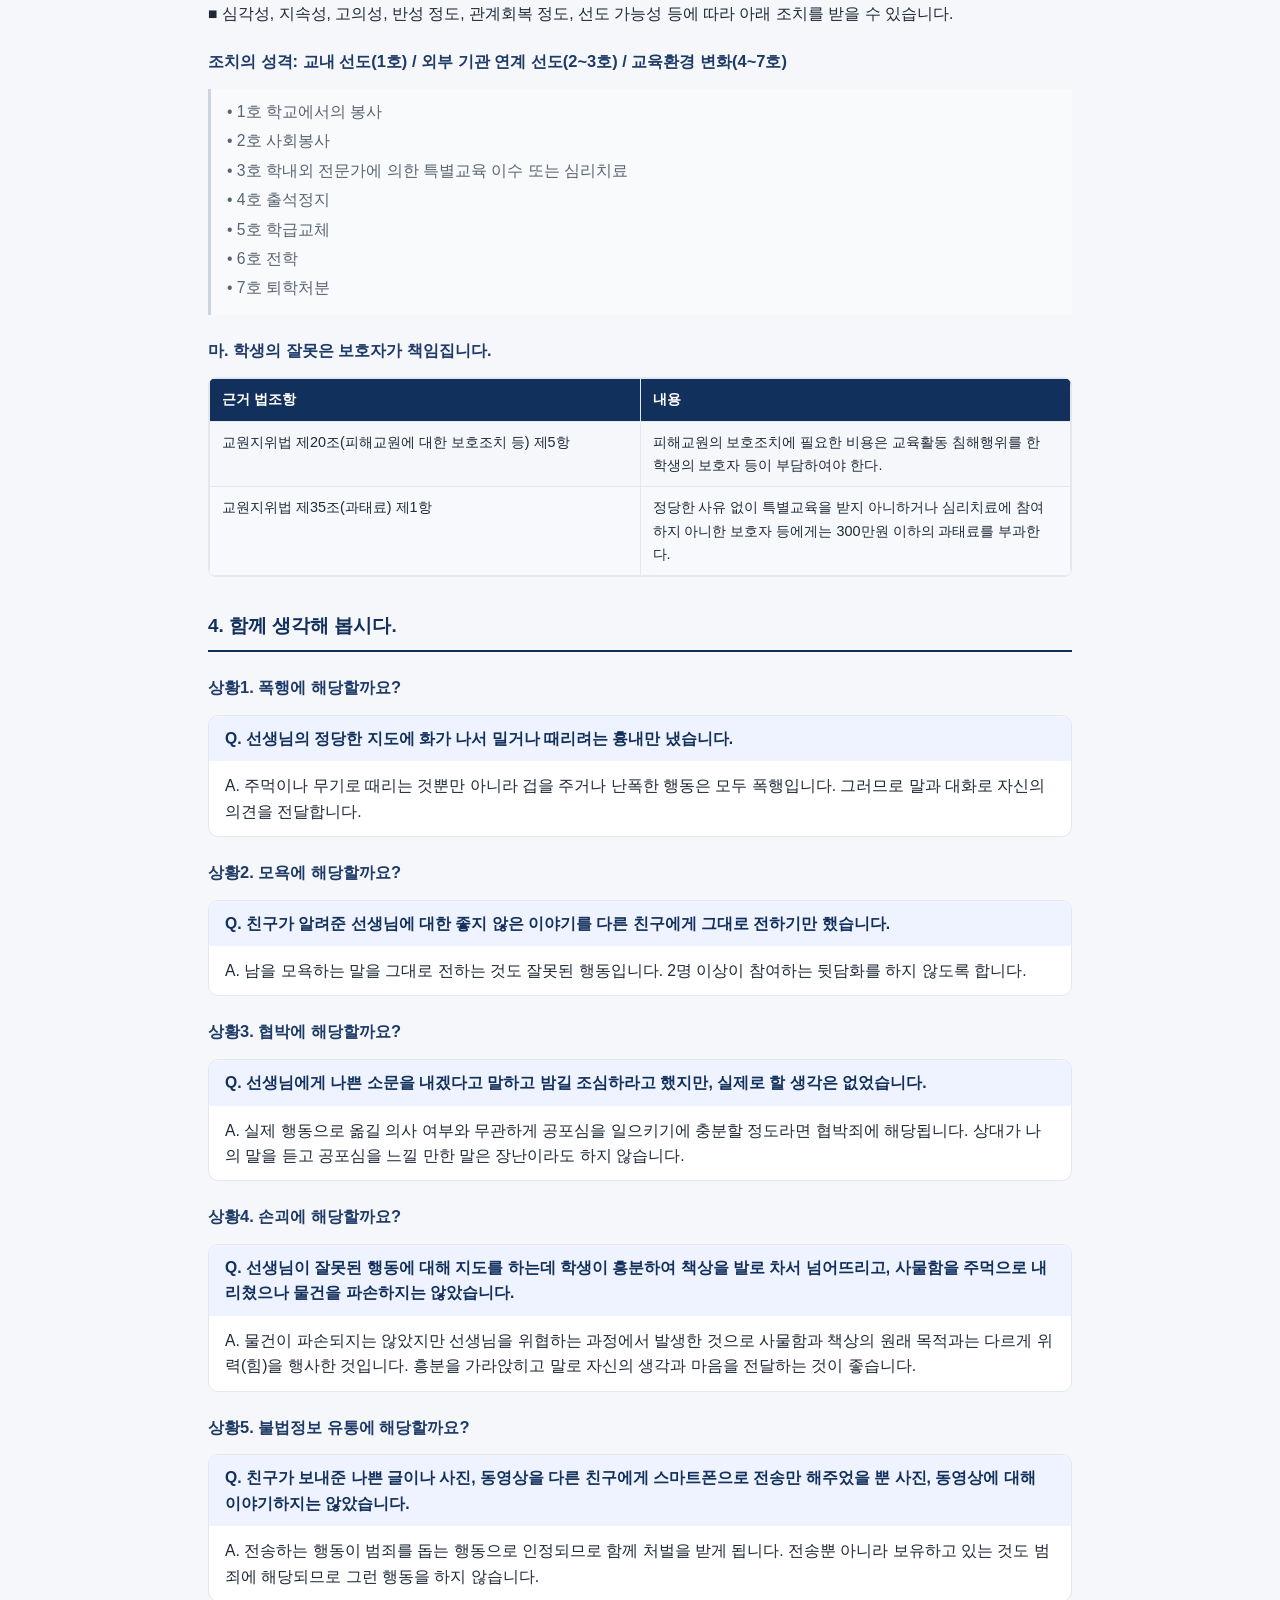
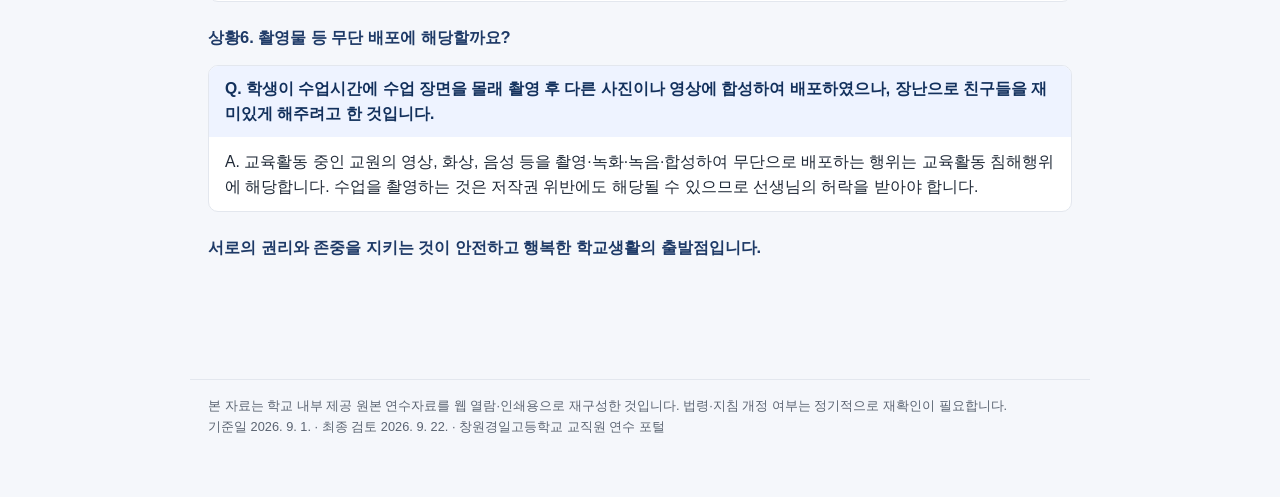
<file: training/2026/teacher-protection-student.html>
<!DOCTYPE html>
<html lang="ko">
<head>
<meta charset="UTF-8">
<meta name="viewport" content="width=device-width, initial-scale=1, viewport-fit=cover">
<title>교육활동 침해행위 예방교육 (학생용) · 창원경일고 교직원 연수 포털</title>
<link rel="icon" href="data:image/svg+xml,<svg xmlns=%22http://www.w3.org/2000/svg%22 viewBox=%220 0 100 100%22><text y=%22.9em%22 font-size=%2290%22>📘</text></svg>">
<link rel="stylesheet" href="../../style.css">
</head>
<body data-training-id="teacher-protection-student">
<script>window.SITE_DEPTH = 2;</script>

<header class="topbar">
  <div class="topbar-inner">
    <div class="brand">
      <a class="home-link" href="../../index.html"><span class="school">창원경일고등학교</span><br><span class="title">교직원 연수 포털</span></a>
    </div>
    <div class="topbar-meta" id="pageTopMeta">적용 기준 불러오는 중…</div>
  </div>
</header>

<div class="doc-header">
  <a class="doc-back" href="../../index.html">← 연수자료실로 돌아가기</a>
  <h1 class="doc-title">교육활동 침해행위 예방교육 (학생용)</h1>
  <div class="audience-switch"><a class="" href="teacher-protection-staff.html">교직원</a><a class="active" href="teacher-protection-student.html">학생</a><a class="" href="teacher-protection-parent.html">학부모</a></div>
  <div class="doc-badges">
    <span class="badge status-badge" id="statusBadge">검토 상태 불러오는 중…</span>
    <span class="meta" id="pageMeta">기준일·최종 검토일 불러오는 중…</span>
  </div>
</div>

<div class="inapp-banner" id="inappBanner">
  <div class="box">
    ⚠ 카카오톡 등 인앱 브라우저에서는 인쇄·PDF 저장이 제한될 수 있습니다. 우측 상단 메뉴에서 <b>Chrome 또는 Safari로 열기</b>를 선택해 주세요.
    <button id="inappCopyBtn">링크 복사</button>
  </div>
</div>

<div class="toolbar">
  <button class="tb-btn" data-toggle-panel="tocPanel">📑 목차</button>
  <button class="tb-btn" data-toggle-panel="quick3Panel">⏱ 3분 핵심</button>
  <button class="tb-btn" data-toggle-panel="selectPrintPanel">☑ 선택 인쇄</button>
  <button class="tb-btn primary" id="fullPrintBtn">🖨 전체 인쇄 · PDF 저장</button>
</div>

<div class="panel" id="tocPanel">
  <h4>목차</h4>
  <ul class="toc-list">
    <li><a class="" href="#교육활동-보호와-교권-보호-5법">1. 교육활동 보호와 「교권 보호 5법」</a></li>
    <li><a class="" href="#교육활동-침해행위의-개념과-유형">2. 교육활동 침해행위의 개념과 유형</a></li>
    <li><a class="" href="#교육활동-침해-학생에-대한-조치">3. 교육활동 침해 학생에 대한 조치</a></li>
    <li><a class="lvl3" href="#가.-교육활동-침해행위의-개념과-유형">가. 교육활동 침해행위의 개념과 유형</a></li>
    <li><a class="lvl3" href="#나.-학교폭력-vs-교육활동-침해행위">나. 학교폭력 vs 교육활동 침해행위</a></li>
    <li><a class="lvl3" href="#다.-교육활동-침해행위의-유형">다. 교육활동 침해행위의 유형</a></li>
    <li><a class="lvl3" href="#라.-교육활동-침해-학생에-대한-조치">라. 교육활동 침해 학생에 대한 조치</a></li>
    <li><a class="lvl3" href="#마.-학생의-잘못은-보호자가-책임집니다.">마. 학생의 잘못은 보호자가 책임집니다.</a></li>
    <li><a class="" href="#함께-생각해-봅시다.">4. 함께 생각해 봅시다.</a></li>
    <li><a class="lvl3" href="#학습을-받을-권리를-보호하기-위해-우리는-무엇을-해야-할까요-학습권">학습을 받을 권리를 보호하기 위해 우리는 무엇을 해야 할까요? → 학습권</a></li>
    <li><a class="lvl3" href="#교육활동-보호의-궁극적-목적은-우리-모두의-학습권을-보장하기-위한-것">교육활동 보호의 궁극적 목적은 우리 모두의 학습권을 보장하기 위한 것</a></li>
    <li><a class="lvl3" href="#학교폭력의-주요-유형-신체폭력-사이버폭력-언어폭력-성폭력-강요-금품갈취-">학교폭력의 주요 유형: 신체폭력, 사이버폭력, 언어폭력, 성폭력, 강요, 금품갈취, 따돌림</a></li>
    <li><a class="lvl3" href="#조치의-성격-교내-선도-1호-외부-기관-연계-선도-2-3호-교육환경-변화">조치의 성격: 교내 선도(1호) / 외부 기관 연계 선도(2~3호) / 교육환경 변화(4~7호)</a></li>
    <li><a class="lvl3" href="#상황1-폭행에-해당할까요">상황1. 폭행에 해당할까요?</a></li>
    <li><a class="lvl3" href="#상황2-모욕에-해당할까요">상황2. 모욕에 해당할까요?</a></li>
    <li><a class="lvl3" href="#상황3-협박에-해당할까요">상황3. 협박에 해당할까요?</a></li>
    <li><a class="lvl3" href="#상황4-손괴에-해당할까요">상황4. 손괴에 해당할까요?</a></li>
    <li><a class="lvl3" href="#상황5-불법정보-유통에-해당할까요">상황5. 불법정보 유통에 해당할까요?</a></li>
    <li><a class="lvl3" href="#상황6-촬영물-등-무단-배포에-해당할까요">상황6. 촬영물 등 무단 배포에 해당할까요?</a></li>
    <li><a class="lvl3" href="#서로의-권리와-존중을-지키는-것이-안전하고-행복한-학교생활의-출발점입니다">서로의 권리와 존중을 지키는 것이 안전하고 행복한 학교생활의 출발점입니다.</a></li>
  </ul>
</div>

<div class="panel" id="quick3Panel">
  <h4>⏱ 3분 핵심</h4>
  <ol>
    <li>학생의 학습권과 교원의 가르칠 권리를 함께 보장하기 위해 교육활동 보호가 필요합니다.</li>
    <li>폭행·모욕·협박·손괴 등 구체적 상황을 통해 어떤 행동이 교육활동 침해에 해당하는지 스스로 판단해 볼 수 있습니다.</li>
    <li>침해행위가 확인되면 교원지위법에 따라 학생에 대한 조치가 이루어질 수 있다는 점을 알아 두어야 합니다.</li>
  </ol>
</div>

<div class="panel" id="selectPrintPanel">
  <h4>☑ 원하는 항목만 선택해서 인쇄 / PDF 저장</h4>
  <div class="select-print-list" id="selectPrintList">
    <label><input type="checkbox" checked data-target="psec-1"> 1. 교육활동 보호와 「교권 보호 5법」</label>
    <label><input type="checkbox" checked data-target="psec-2"> 2. 교육활동 침해행위의 개념과 유형</label>
    <label><input type="checkbox" checked data-target="psec-3"> 3. 교육활동 침해 학생에 대한 조치</label>
    <label><input type="checkbox" checked data-target="psec-4"> 4. 함께 생각해 봅시다.</label>
  </div>
  <div class="select-print-actions">
    <button id="selectAllBtn" type="button">전체 선택</button>
    <button id="selectPrintGoBtn" type="button" class="go">선택 항목 인쇄 · PDF 저장</button>
  </div>
</div>

<div class="quick3-box">
  <h4>⏱ 3분 핵심</h4>
  <ol>
    <li>학생의 학습권과 교원의 가르칠 권리를 함께 보장하기 위해 교육활동 보호가 필요합니다.</li>
    <li>폭행·모욕·협박·손괴 등 구체적 상황을 통해 어떤 행동이 교육활동 침해에 해당하는지 스스로 판단해 볼 수 있습니다.</li>
    <li>침해행위가 확인되면 교원지위법에 따라 학생에 대한 조치가 이루어질 수 있다는 점을 알아 두어야 합니다.</li>
  </ol>
</div>

<article class="doc-content">


<section class="tr-section" id="psec-1"><h2 id="교육활동-보호와-교권-보호-5법">1. 교육활동 보호와 「교권 보호 5법」</h2>
<div class="info-box">여러분은 혹시 수업을 방해하는 친구로 인해 학습권을 침해 받은 적이 있나요?</div>
<div class="info-box">학생의 교육받을 권리와 선생님의 가르칠 권리 보장을 위해 교육활동 보호는 꼭 필요해요.</div>
<div class="info-box"><strong>교육활동 보호의 궁극적 목적은 우리 모두의 학습권을 보장하기 위한 것</strong></div>
</section><section class="tr-section" id="psec-2"><h2 id="교육활동-침해행위의-개념과-유형">2. 교육활동 침해행위의 개념과 유형</h2>
<blockquote class="note-block">
<p><strong>■</strong> 학생 지도·교육은 교원의 권한이자 법적 책무입니다.</p>
<p><strong>■</strong> 학생은 교직원 또는 다른 학생의 인권을 침해하면 안 되는 의무가 있습니다.</p>
<p><strong>■</strong> 학부모는 공동체의 일원으로서 모든 학생의 학습권을 보장할 의무가 있습니다.</p>
<p><strong>■</strong> 학교는 학부모 악성 민원으로부터 교원의 교육활동을 보호하며 피해교원의 확실한 보호 및 가해학생 조치를 강화합니다.</p>
<p><strong>■</strong> 교육감은 소속 교원이 아동학대범죄로 신고되어 조사 또는 수사가 진행되는 경우에는 수사기관에 해당 사안에 대한 의견을 신속히 제출하여야 합니다.</p>
</blockquote>
<h3 id="학습을-받을-권리를-보호하기-위해-우리는-무엇을-해야-할까요-학습권">학습을 받을 권리를 보호하기 위해 우리는 무엇을 해야 할까요? → 학습권</h3>
<h3 id="교육활동-보호의-궁극적-목적은-우리-모두의-학습권을-보장하기-위한-것">교육활동 보호의 궁극적 목적은 우리 모두의 학습권을 보장하기 위한 것</h3>
</section><section class="tr-section" id="psec-3"><h2 id="교육활동-침해-학생에-대한-조치">3. 교육활동 침해 학생에 대한 조치</h2>
<h3 id="가.-교육활동-침해행위의-개념과-유형">가. 교육활동 침해행위의 개념과 유형</h3>
<div class="table-wrap"><table class="data-table">
<colgroup>
<col style="width: 50%"/>
<col style="width: 50%"/>
</colgroup>
<thead>
<tr class="header">
<th>유형</th>
<th>개념</th>
</tr>
</thead>
<tbody>
<tr class="odd">
<td>폭행</td>
<td>다른 사람의 신체에 대하여 육체적·정신적으로 고통을 주는 유형력을 행사하는 행위</td>
</tr>
<tr class="even">
<td>상해</td>
<td>다른 사람의 신체적 건강을 훼손하거나 신체의 생리적 기능에 장애를 일으키는 것</td>
</tr>
<tr class="odd">
<td>협박</td>
<td>상대방으로 하여금 공포심을 일으킬 수 있을 정도의 구체적 해악을 고지하는 것</td>
</tr>
<tr class="even">
<td>명예훼손</td>
<td>특정인에 대한 타인의 명예를 훼손한다는 고의를 가지고 사람의 사회적 평가를 저하시키는 데 충분한 구체적 사실을 공연히(불특정 또는 다수인에게) 적시하는 행위</td>
</tr>
<tr class="odd">
<td>모욕</td>
<td>구체적인 사실을 적시하지 않고 다른 사람의 사회적 평가를 낮출 만한 추상적 판단이나 경멸적 감정을 공연히 표현하는 행위</td>
</tr>
<tr class="even">
<td>손괴</td>
<td>물건을 원래의 용도대로 쓸 수 없게 하는 행위</td>
</tr>
<tr class="odd">
<td>성폭력범죄</td>
<td>강간, 강제추행, 공연음란, 음화제조·반포, 통신매체를 이용한 음란행위, 카메라 등을 이용한 촬영 등 성폭력범죄의 처벌 등에 관한 특례법 제2조제1항 위반 행위</td>
</tr>
<tr class="even">
<td>불법정보유통</td>
<td>휴대폰·인터넷 등을 이용하여 음란한 내용, 타인의 명예를 훼손하는 내용 전송 또는 불안감을 유발하는 내용을 반복적으로 전달하는 행위</td>
</tr>
<tr class="odd">
<td>공무집행방해</td>
<td>적법하게 직무를 집행하는 공무원에 대해 폭행·협박 또는 위계를 함으로써 직무집행을 방해하는 행위</td>
</tr>
<tr class="even">
<td>업무방해</td>
<td>허위 사실을 유포하거나 위계 또는 위력으로써 사람의 업무를 방해하는 행위</td>
</tr>
<tr class="odd">
<td>성적언동</td>
<td>신체적·언어적·시각적으로 교육활동 중인 교원에게 성적 굴욕감 또는 혐오감을 느끼게 하는 행위</td>
</tr>
<tr class="even">
<td>반복적 부당 간섭</td>
<td>교원의 정당한 교육활동에 대하여 부당하게 반복적으로 간섭하는 행위</td>
</tr>
<tr class="odd">
<td>촬영물 등 무단 배포</td>
<td>교육활동 중인 교원의 영상·화상·음성 등을 촬영·녹화·녹음·합성하여 무단으로 배포하는 행위</td>
</tr>
<tr class="even">
<td>의도적 수업 방해</td>
<td>교원의 정당한 생활지도에 불응하여 의도적으로 교육활동을 방해하는 행위</td>
</tr>
<tr class="odd">
<td>악성 민원 제기</td>
<td>목적이 정당하지 않은 민원을 반복적으로 제기하는 행위</td>
</tr>
<tr class="even">
<td>강요행위</td>
<td>교원의 법적 의무가 아닌 일을 지속적으로 강요하는 행위</td>
</tr>
<tr class="odd">
<td>무고</td>
<td>형사처분 또는 징계처분을 받게 할 목적으로 허위의 사실을 신고하는 행위</td>
</tr>
<tr class="even">
<td>학교장 판단 유형</td>
<td>학교장이 교권의 존중과 교원의 신분보장에 위반한다고 판단하는 행위</td>
</tr>
</tbody>
</table></div>
<h3 id="나.-학교폭력-vs-교육활동-침해행위">나. 학교폭력 vs 교육활동 침해행위</h3>
<h3 id="학교폭력의-주요-유형-신체폭력-사이버폭력-언어폭력-성폭력-강요-금품갈취-">학교폭력의 주요 유형: 신체폭력, 사이버폭력, 언어폭력, 성폭력, 강요, 금품갈취, 따돌림</h3>
<p><strong>학교폭력:</strong> 학생을 대상으로 신체 및 정신적 피해나 재산상의 피해를 주는 행위</p>
<p><strong>교육활동 침해행위:</strong> 학생 또는 보호자 등이 교육활동 중인 선생님에게 피해를 주는 행위(교육활동을 방해하는 행위)</p>
<h3 id="다.-교육활동-침해행위의-유형">다. 교육활동 침해행위의 유형</h3>
<blockquote class="note-block">
<p>• 상해·폭행</p>
<p>• 협박·손괴</p>
<p>• 명예훼손·모욕</p>
<p>• 성폭력 범죄·성적 언동</p>
<p>• 불법정보 유통</p>
<p>• 교육활동 중인 교원의 영상·사진·음성 무단 배포</p>
<p>• 공무집행방해·업무방해</p>
<p>• 부당한 간섭</p>
<p>• 의도적 수업 방해</p>
<p>• 악성 민원 제기</p>
<p>• 교원의 의무가 아닌 일을 강요하는 행위</p>
<p>• 없던 일을 거짓으로 꾸며 고발(고소)하는 행위</p>
</blockquote>
<h3 id="라.-교육활동-침해-학생에-대한-조치">라. 교육활동 침해 학생에 대한 조치</h3>
<p><strong>■</strong> 「교권보호위원회」에서 침해 인정 여부를 판단하고 학생 조치를 심의합니다.</p>
<p><strong>■</strong> 심각성, 지속성, 고의성, 반성 정도, 관계회복 정도, 선도 가능성 등에 따라 아래 조치를 받을 수 있습니다.</p>
<h3 id="조치의-성격-교내-선도-1호-외부-기관-연계-선도-2-3호-교육환경-변화">조치의 성격: 교내 선도(1호) / 외부 기관 연계 선도(2~3호) / 교육환경 변화(4~7호)</h3>
<blockquote class="note-block">
<p>• 1호 학교에서의 봉사</p>
<p>• 2호 사회봉사</p>
<p>• 3호 학내외 전문가에 의한 특별교육 이수 또는 심리치료</p>
<p>• 4호 출석정지</p>
<p>• 5호 학급교체</p>
<p>• 6호 전학</p>
<p>• 7호 퇴학처분</p>
</blockquote>
<h3 id="마.-학생의-잘못은-보호자가-책임집니다.">마. 학생의 잘못은 보호자가 책임집니다.</h3>
<div class="table-wrap"><table class="data-table">
<colgroup>
<col style="width: 50%"/>
<col style="width: 50%"/>
</colgroup>
<thead>
<tr class="header">
<th>근거 법조항</th>
<th>내용</th>
</tr>
</thead>
<tbody>
<tr class="odd">
<td>교원지위법 제20조(피해교원에 대한 보호조치 등) 제5항</td>
<td>피해교원의 보호조치에 필요한 비용은 교육활동 침해행위를 한 학생의 보호자 등이 부담하여야 한다.</td>
</tr>
<tr class="even">
<td>교원지위법 제35조(과태료) 제1항</td>
<td>정당한 사유 없이 특별교육을 받지 아니하거나 심리치료에 참여하지 아니한 보호자 등에게는 300만원 이하의 과태료를 부과한다.</td>
</tr>
</tbody>
</table></div>
</section><section class="tr-section" id="psec-4"><h2 id="함께-생각해-봅시다.">4. 함께 생각해 봅시다.</h2>
<h3 id="상황1-폭행에-해당할까요">상황1. 폭행에 해당할까요?</h3>
<div class="qa-box"><p class="qa-q">Q. 선생님의 정당한 지도에 화가 나서 밀거나 때리려는 흉내만 냈습니다.</p><p class="qa-a">A. 주먹이나 무기로 때리는 것뿐만 아니라 겁을 주거나 난폭한 행동은 모두 폭행입니다. 그러므로 말과 대화로 자신의 의견을 전달합니다.</p></div>
<h3 id="상황2-모욕에-해당할까요">상황2. 모욕에 해당할까요?</h3>
<div class="qa-box"><p class="qa-q">Q. 친구가 알려준 선생님에 대한 좋지 않은 이야기를 다른 친구에게 그대로 전하기만 했습니다.</p><p class="qa-a">A. 남을 모욕하는 말을 그대로 전하는 것도 잘못된 행동입니다. 2명 이상이 참여하는 뒷담화를 하지 않도록 합니다.</p></div>
<h3 id="상황3-협박에-해당할까요">상황3. 협박에 해당할까요?</h3>
<div class="qa-box"><p class="qa-q">Q. 선생님에게 나쁜 소문을 내겠다고 말하고 밤길 조심하라고 했지만, 실제로 할 생각은 없었습니다.</p><p class="qa-a">A. 실제 행동으로 옮길 의사 여부와 무관하게 공포심을 일으키기에 충분할 정도라면 협박죄에 해당됩니다. 상대가 나의 말을 듣고 공포심을 느낄 만한 말은 장난이라도 하지 않습니다.</p></div>
<h3 id="상황4-손괴에-해당할까요">상황4. 손괴에 해당할까요?</h3>
<div class="qa-box"><p class="qa-q">Q. 선생님이 잘못된 행동에 대해 지도를 하는데 학생이 흥분하여 책상을 발로 차서 넘어뜨리고, 사물함을 주먹으로 내리쳤으나 물건을 파손하지는 않았습니다.</p><p class="qa-a">A. 물건이 파손되지는 않았지만 선생님을 위협하는 과정에서 발생한 것으로 사물함과 책상의 원래 목적과는 다르게 위력(힘)을 행사한 것입니다. 흥분을 가라앉히고 말로 자신의 생각과 마음을 전달하는 것이 좋습니다.</p></div>
<h3 id="상황5-불법정보-유통에-해당할까요">상황5. 불법정보 유통에 해당할까요?</h3>
<div class="qa-box"><p class="qa-q">Q. 친구가 보내준 나쁜 글이나 사진, 동영상을 다른 친구에게 스마트폰으로 전송만 해주었을 뿐 사진, 동영상에 대해 이야기하지는 않았습니다.</p><p class="qa-a">A. 전송하는 행동이 범죄를 돕는 행동으로 인정되므로 함께 처벌을 받게 됩니다. 전송뿐 아니라 보유하고 있는 것도 범죄에 해당되므로 그런 행동을 하지 않습니다.</p></div>
<h3 id="상황6-촬영물-등-무단-배포에-해당할까요">상황6. 촬영물 등 무단 배포에 해당할까요?</h3>
<div class="qa-box"><p class="qa-q">Q. 학생이 수업시간에 수업 장면을 몰래 촬영 후 다른 사진이나 영상에 합성하여 배포하였으나, 장난으로 친구들을 재미있게 해주려고 한 것입니다.</p><p class="qa-a">A. 교육활동 중인 교원의 영상, 화상, 음성 등을 촬영·녹화·녹음·합성하여 무단으로 배포하는 행위는 교육활동 침해행위에 해당합니다. 수업을 촬영하는 것은 저작권 위반에도 해당될 수 있으므로 선생님의 허락을 받아야 합니다.</p></div>
<h3 id="서로의-권리와-존중을-지키는-것이-안전하고-행복한-학교생활의-출발점입니다">서로의 권리와 존중을 지키는 것이 안전하고 행복한 학교생활의 출발점입니다.</h3>
</section>
</article>

<div class="doc-footer-note">
  본 자료는 학교 내부 제공 원본 연수자료를 웹 열람·인쇄용으로 재구성한 것입니다. 법령·지침 개정 여부는 정기적으로 재확인이 필요합니다.<br>
  <span id="pageFooterMeta">기준일·최종 검토일 불러오는 중…</span> · 창원경일고등학교 교직원 연수 포털
</div>

<script src="../../data/trainings.js"></script>
<script src="../../app.js"></script>
</body>
</html>
</file>
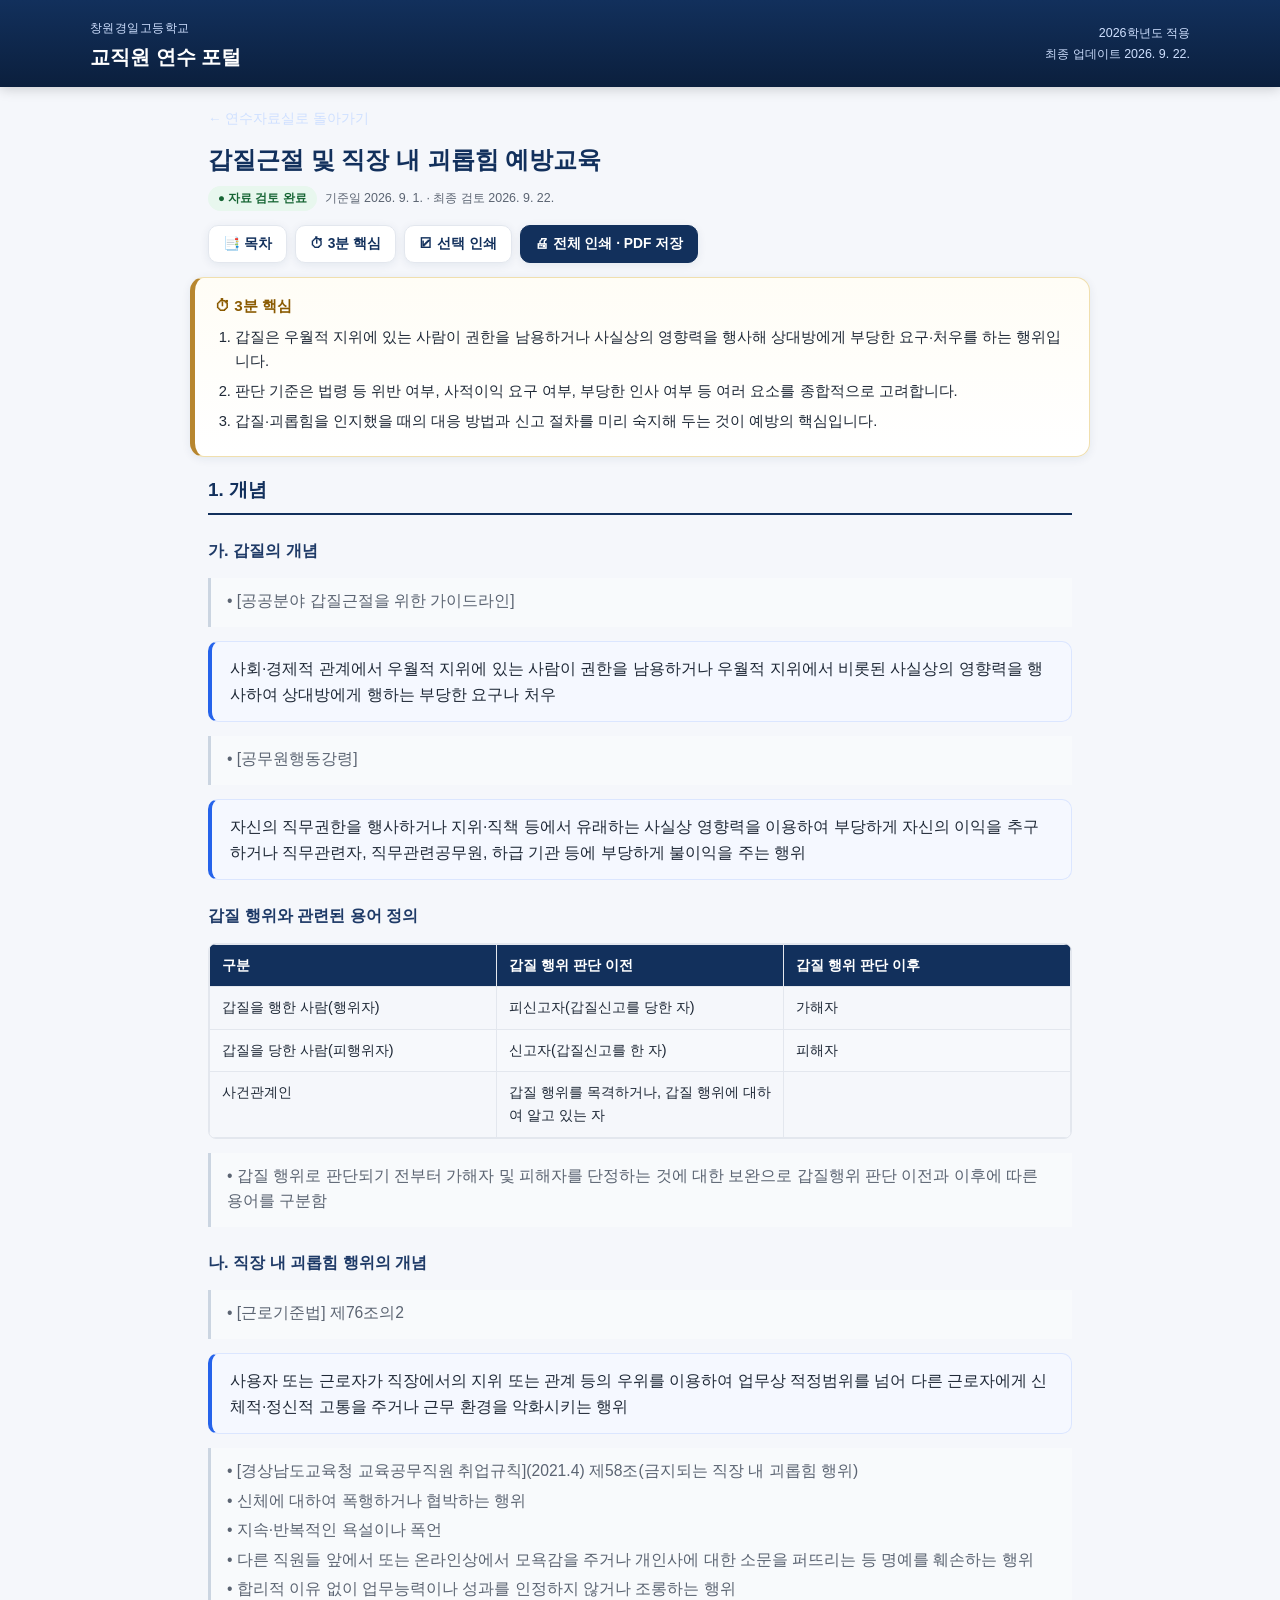
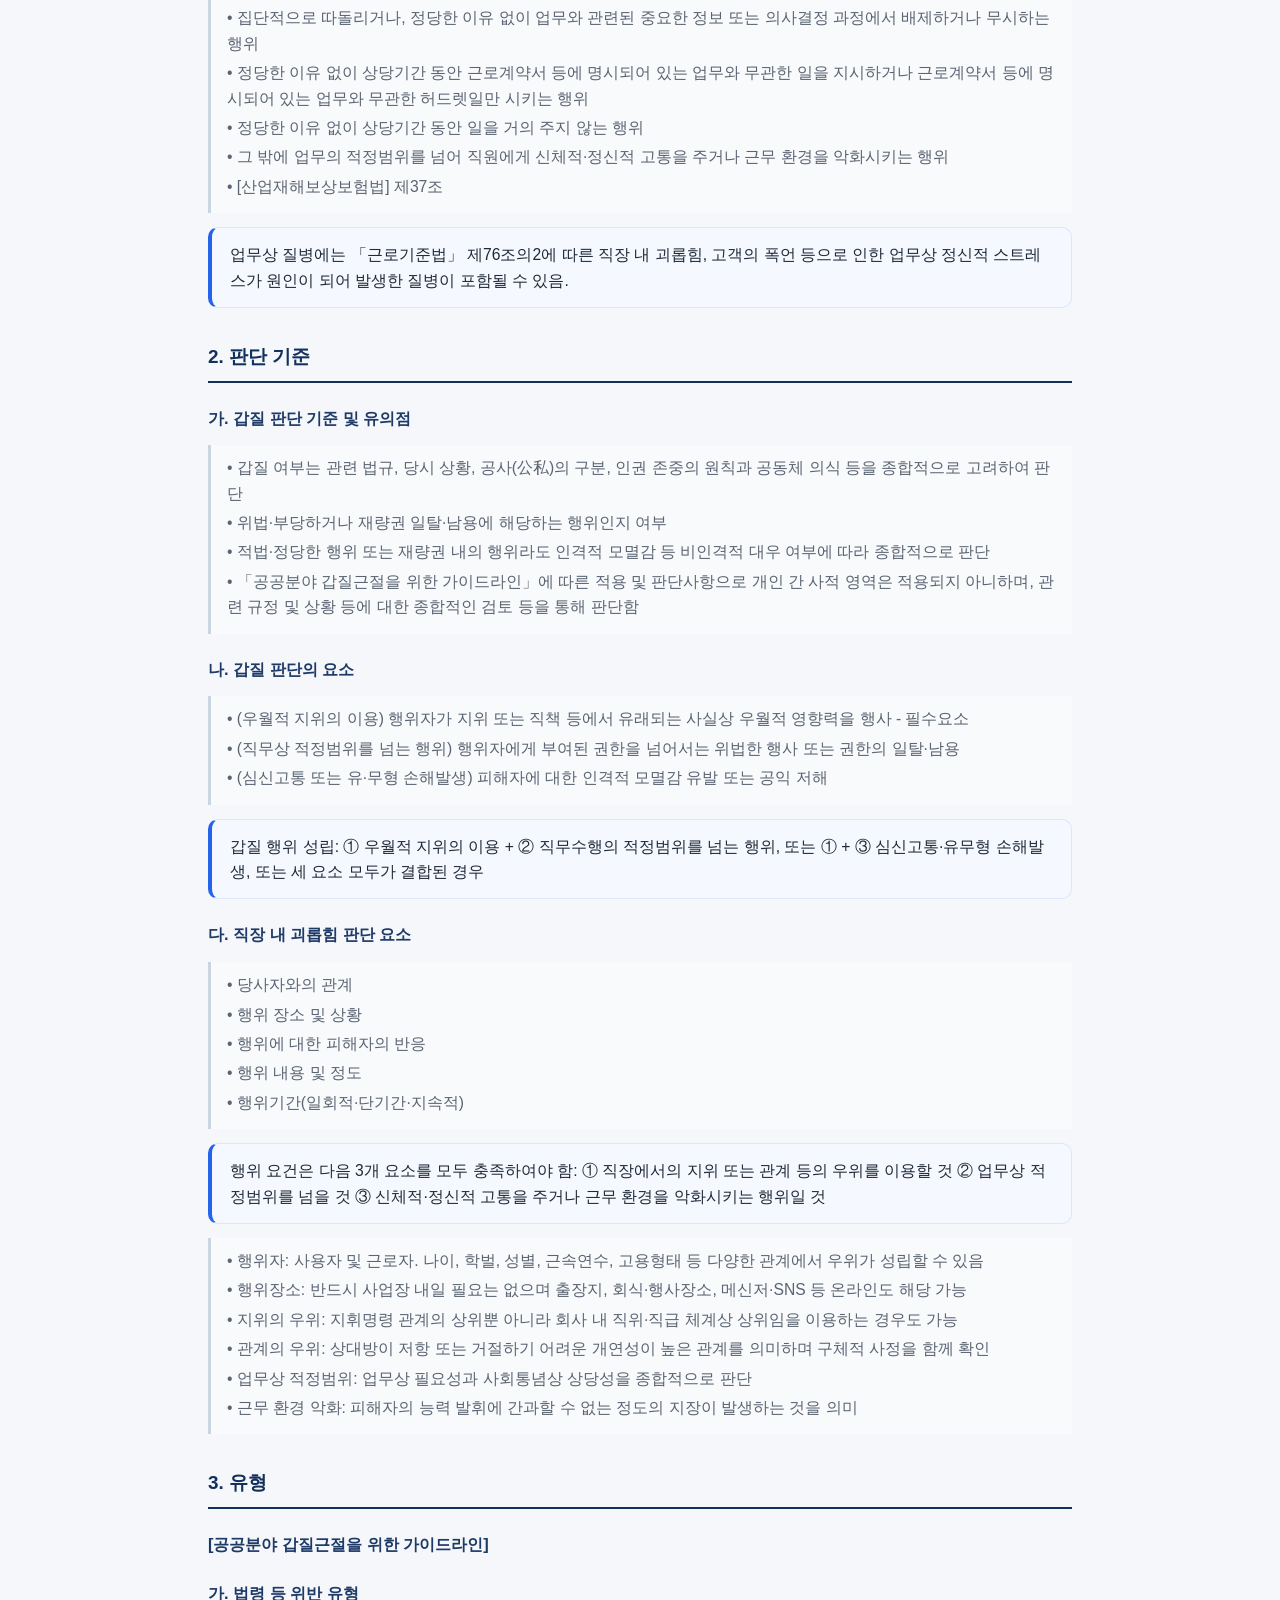
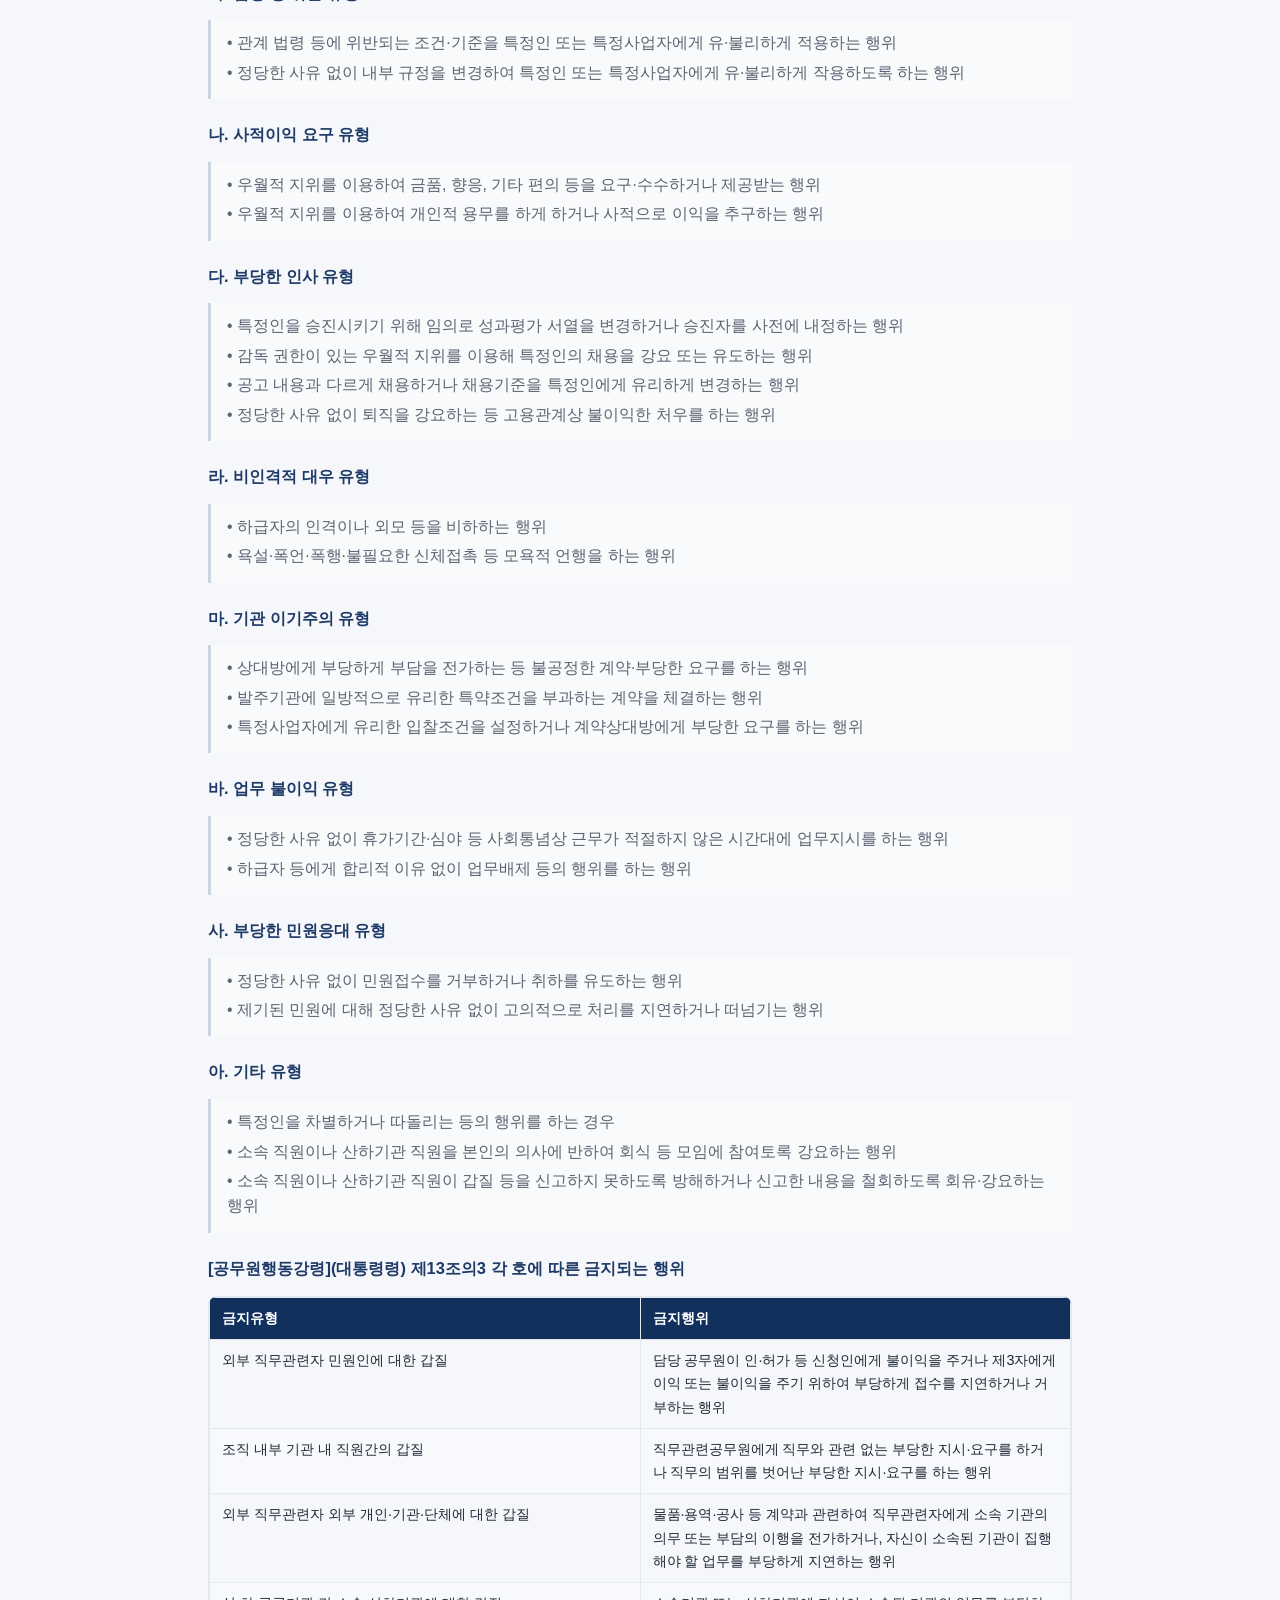
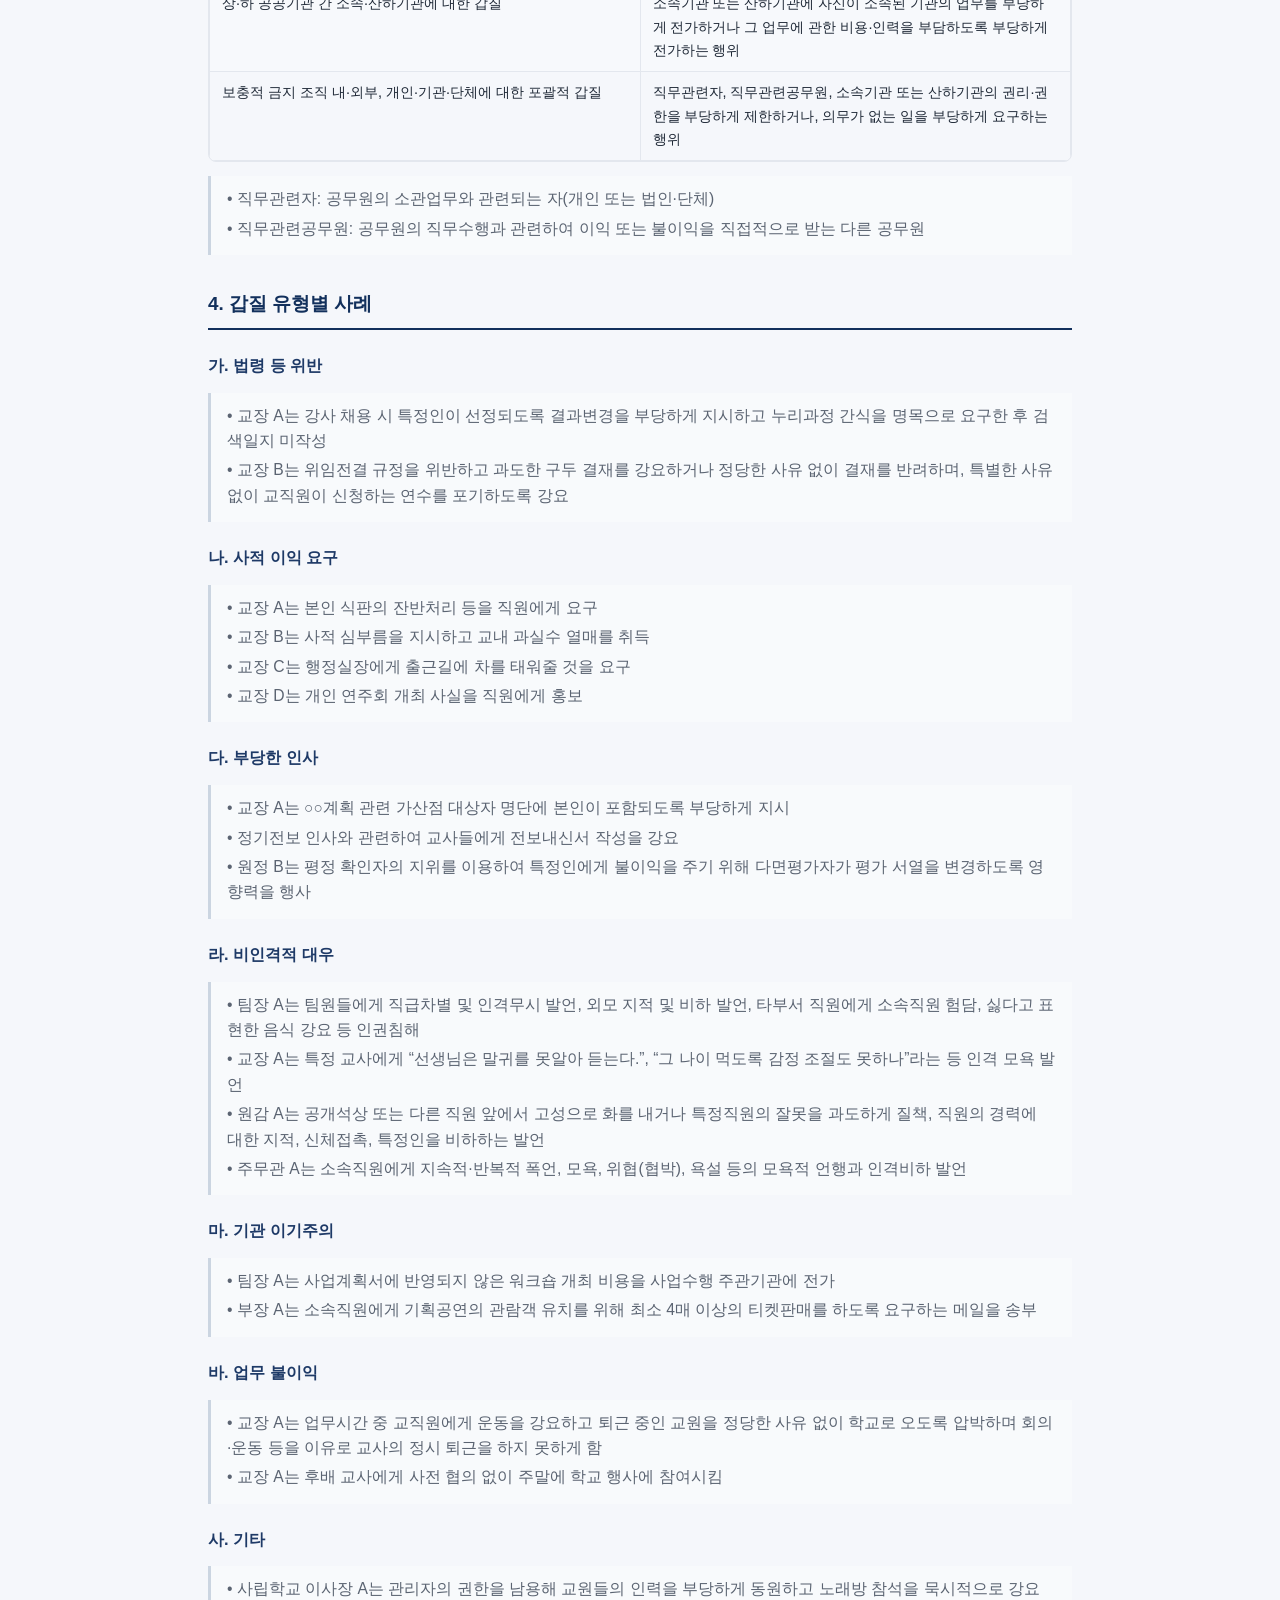
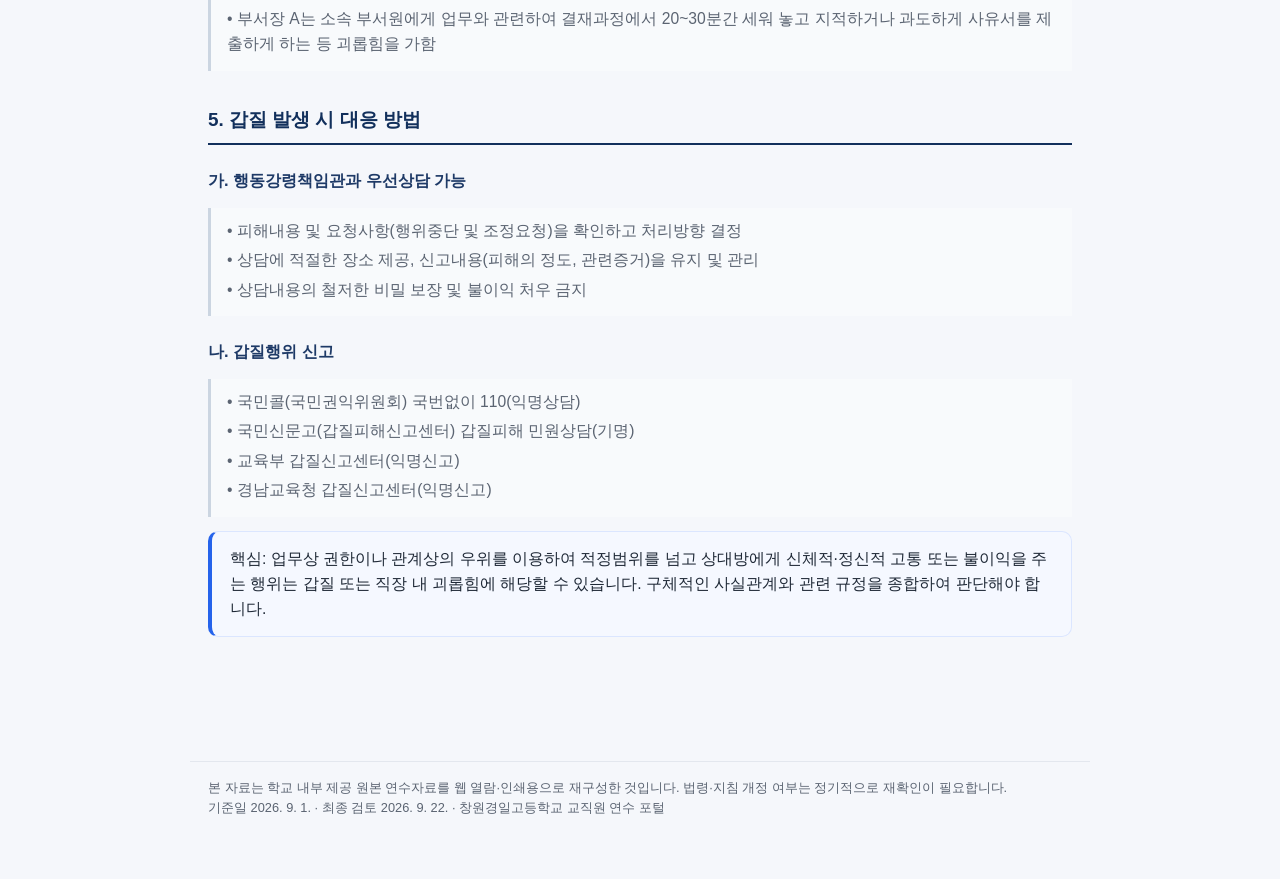
<file: training/2026/workplace-bullying.html>
<!DOCTYPE html>
<html lang="ko">
<head>
<meta charset="UTF-8">
<meta name="viewport" content="width=device-width, initial-scale=1, viewport-fit=cover">
<title>갑질근절 및 직장 내 괴롭힘 예방교육 · 창원경일고 교직원 연수 포털</title>
<link rel="icon" href="data:image/svg+xml,<svg xmlns=%22http://www.w3.org/2000/svg%22 viewBox=%220 0 100 100%22><text y=%22.9em%22 font-size=%2290%22>📘</text></svg>">
<link rel="stylesheet" href="../../style.css">
</head>
<body data-training-id="workplace-bullying">
<script>window.SITE_DEPTH = 2;</script>

<header class="topbar">
  <div class="topbar-inner">
    <div class="brand">
      <a class="home-link" href="../../index.html"><span class="school">창원경일고등학교</span><br><span class="title">교직원 연수 포털</span></a>
    </div>
    <div class="topbar-meta" id="pageTopMeta">적용 기준 불러오는 중…</div>
  </div>
</header>

<div class="doc-header">
  <a class="doc-back" href="../../index.html">← 연수자료실로 돌아가기</a>
  <h1 class="doc-title">갑질근절 및 직장 내 괴롭힘 예방교육</h1>
  
  <div class="doc-badges">
    <span class="badge status-badge" id="statusBadge">검토 상태 불러오는 중…</span>
    <span class="meta" id="pageMeta">기준일·최종 검토일 불러오는 중…</span>
  </div>
</div>

<div class="inapp-banner" id="inappBanner">
  <div class="box">
    ⚠ 카카오톡 등 인앱 브라우저에서는 인쇄·PDF 저장이 제한될 수 있습니다. 우측 상단 메뉴에서 <b>Chrome 또는 Safari로 열기</b>를 선택해 주세요.
    <button id="inappCopyBtn">링크 복사</button>
  </div>
</div>

<div class="toolbar">
  <button class="tb-btn" data-toggle-panel="tocPanel">📑 목차</button>
  <button class="tb-btn" data-toggle-panel="quick3Panel">⏱ 3분 핵심</button>
  <button class="tb-btn" data-toggle-panel="selectPrintPanel">☑ 선택 인쇄</button>
  <button class="tb-btn primary" id="fullPrintBtn">🖨 전체 인쇄 · PDF 저장</button>
</div>

<div class="panel" id="tocPanel">
  <h4>목차</h4>
  <ul class="toc-list">
    <li><a class="" href="#1-개념">1. 개념</a></li>
    <li><a class="lvl3" href="#가-갑질의-개념">가. 갑질의 개념</a></li>
    <li><a class="lvl3" href="#갑질-행위와-관련된-용어-정의">갑질 행위와 관련된 용어 정의</a></li>
    <li><a class="lvl3" href="#나-직장-내-괴롭힘-행위의-개념">나. 직장 내 괴롭힘 행위의 개념</a></li>
    <li><a class="" href="#2-판단-기준">2. 판단 기준</a></li>
    <li><a class="lvl3" href="#가-갑질-판단-기준-및-유의점">가. 갑질 판단 기준 및 유의점</a></li>
    <li><a class="lvl3" href="#나-갑질-판단의-요소">나. 갑질 판단의 요소</a></li>
    <li><a class="lvl3" href="#다-직장-내-괴롭힘-판단-요소">다. 직장 내 괴롭힘 판단 요소</a></li>
    <li><a class="" href="#3-유형">3. 유형</a></li>
    <li><a class="lvl3" href="#공공분야-갑질근절을-위한-가이드라인">[공공분야 갑질근절을 위한 가이드라인]</a></li>
    <li><a class="lvl3" href="#가-법령-등-위반-유형">가. 법령 등 위반 유형</a></li>
    <li><a class="lvl3" href="#나-사적이익-요구-유형">나. 사적이익 요구 유형</a></li>
    <li><a class="lvl3" href="#다-부당한-인사-유형">다. 부당한 인사 유형</a></li>
    <li><a class="lvl3" href="#라-비인격적-대우-유형">라. 비인격적 대우 유형</a></li>
    <li><a class="lvl3" href="#마-기관-이기주의-유형">마. 기관 이기주의 유형</a></li>
    <li><a class="lvl3" href="#바-업무-불이익-유형">바. 업무 불이익 유형</a></li>
    <li><a class="lvl3" href="#사-부당한-민원응대-유형">사. 부당한 민원응대 유형</a></li>
    <li><a class="lvl3" href="#아-기타-유형">아. 기타 유형</a></li>
    <li><a class="lvl3" href="#공무원행동강령-대통령령-제13조의3-각-호에-따른-금지되는-행위">[공무원행동강령](대통령령) 제13조의3 각 호에 따른 금지되는 행위</a></li>
    <li><a class="" href="#4-갑질-유형별-사례">4. 갑질 유형별 사례</a></li>
    <li><a class="lvl3" href="#가-법령-등-위반">가. 법령 등 위반</a></li>
    <li><a class="lvl3" href="#나-사적-이익-요구">나. 사적 이익 요구</a></li>
    <li><a class="lvl3" href="#다-부당한-인사">다. 부당한 인사</a></li>
    <li><a class="lvl3" href="#라-비인격적-대우">라. 비인격적 대우</a></li>
    <li><a class="lvl3" href="#마-기관-이기주의">마. 기관 이기주의</a></li>
    <li><a class="lvl3" href="#바-업무-불이익">바. 업무 불이익</a></li>
    <li><a class="lvl3" href="#사-기타">사. 기타</a></li>
    <li><a class="" href="#5-갑질-발생-시-대응-방법">5. 갑질 발생 시 대응 방법</a></li>
    <li><a class="lvl3" href="#가-행동강령책임관과-우선상담-가능">가. 행동강령책임관과 우선상담 가능</a></li>
    <li><a class="lvl3" href="#나-갑질행위-신고">나. 갑질행위 신고</a></li>
  </ul>
</div>

<div class="panel" id="quick3Panel">
  <h4>⏱ 3분 핵심</h4>
  <ol>
    <li>갑질은 우월적 지위에 있는 사람이 권한을 남용하거나 사실상의 영향력을 행사해 상대방에게 부당한 요구·처우를 하는 행위입니다.</li>
    <li>판단 기준은 법령 등 위반 여부, 사적이익 요구 여부, 부당한 인사 여부 등 여러 요소를 종합적으로 고려합니다.</li>
    <li>갑질·괴롭힘을 인지했을 때의 대응 방법과 신고 절차를 미리 숙지해 두는 것이 예방의 핵심입니다.</li>
  </ol>
</div>

<div class="panel" id="selectPrintPanel">
  <h4>☑ 원하는 항목만 선택해서 인쇄 / PDF 저장</h4>
  <div class="select-print-list" id="selectPrintList">
    <label><input type="checkbox" checked data-target="psec-1"> 1. 개념</label>
    <label><input type="checkbox" checked data-target="psec-2"> 2. 판단 기준</label>
    <label><input type="checkbox" checked data-target="psec-3"> 3. 유형</label>
    <label><input type="checkbox" checked data-target="psec-4"> 4. 갑질 유형별 사례</label>
    <label><input type="checkbox" checked data-target="psec-5"> 5. 갑질 발생 시 대응 방법</label>
  </div>
  <div class="select-print-actions">
    <button id="selectAllBtn" type="button">전체 선택</button>
    <button id="selectPrintGoBtn" type="button" class="go">선택 항목 인쇄 · PDF 저장</button>
  </div>
</div>

<div class="quick3-box">
  <h4>⏱ 3분 핵심</h4>
  <ol>
    <li>갑질은 우월적 지위에 있는 사람이 권한을 남용하거나 사실상의 영향력을 행사해 상대방에게 부당한 요구·처우를 하는 행위입니다.</li>
    <li>판단 기준은 법령 등 위반 여부, 사적이익 요구 여부, 부당한 인사 여부 등 여러 요소를 종합적으로 고려합니다.</li>
    <li>갑질·괴롭힘을 인지했을 때의 대응 방법과 신고 절차를 미리 숙지해 두는 것이 예방의 핵심입니다.</li>
  </ol>
</div>

<article class="doc-content">


<section class="tr-section" id="psec-1"><h2 id="1-개념">1. 개념</h2>
<h3 id="가-갑질의-개념">가. 갑질의 개념</h3>
<blockquote class="note-block">
<p>• [공공분야 갑질근절을 위한 가이드라인]</p>
</blockquote>
<div class="info-box">사회·경제적 관계에서 우월적 지위에 있는 사람이 권한을 남용하거나 우월적 지위에서 비롯된 사실상의 영향력을 행사하여 상대방에게 행하는 부당한 요구나 처우</div>
<blockquote class="note-block">
<p>• [공무원행동강령]</p>
</blockquote>
<div class="info-box">자신의 직무권한을 행사하거나 지위·직책 등에서 유래하는 사실상 영향력을 이용하여 부당하게 자신의 이익을 추구하거나 직무관련자, 직무관련공무원, 하급 기관 등에 부당하게 불이익을 주는 행위</div>
<h3 id="갑질-행위와-관련된-용어-정의">갑질 행위와 관련된 용어 정의</h3>
<div class="table-wrap"><table class="data-table">
<colgroup>
<col style="width: 33%"/>
<col style="width: 33%"/>
<col style="width: 33%"/>
</colgroup>
<thead>
<tr class="header">
<th><strong>구분</strong></th>
<th><strong>갑질 행위 판단 이전</strong></th>
<th><strong>갑질 행위 판단 이후</strong></th>
</tr>
</thead>
<tbody>
<tr class="odd">
<td>갑질을 행한 사람(행위자)</td>
<td>피신고자(갑질신고를 당한 자)</td>
<td>가해자</td>
</tr>
<tr class="even">
<td>갑질을 당한 사람(피행위자)</td>
<td>신고자(갑질신고를 한 자)</td>
<td>피해자</td>
</tr>
<tr class="odd">
<td>사건관계인</td>
<td>갑질 행위를 목격하거나, 갑질 행위에 대하여 알고 있는 자</td>
<td></td>
</tr>
</tbody>
</table></div>
<blockquote class="note-block">
<p>• 갑질 행위로 판단되기 전부터 가해자 및 피해자를 단정하는 것에 대한 보완으로 갑질행위 판단 이전과 이후에 따른 용어를 구분함</p>
</blockquote>
<h3 id="나-직장-내-괴롭힘-행위의-개념">나. 직장 내 괴롭힘 행위의 개념</h3>
<blockquote class="note-block">
<p>• [근로기준법] 제76조의2</p>
</blockquote>
<div class="info-box">사용자 또는 근로자가 직장에서의 지위 또는 관계 등의 우위를 이용하여 업무상 적정범위를 넘어 다른 근로자에게 신체적·정신적 고통을 주거나 근무 환경을 악화시키는 행위</div>
<blockquote class="note-block">
<p>• [경상남도교육청 교육공무직원 취업규칙](2021.4) 제58조(금지되는 직장 내 괴롭힘 행위)</p>
<p>• 신체에 대하여 폭행하거나 협박하는 행위</p>
<p>• 지속·반복적인 욕설이나 폭언</p>
<p>• 다른 직원들 앞에서 또는 온라인상에서 모욕감을 주거나 개인사에 대한 소문을 퍼뜨리는 등 명예를 훼손하는 행위</p>
<p>• 합리적 이유 없이 업무능력이나 성과를 인정하지 않거나 조롱하는 행위</p>
<p>• 집단적으로 따돌리거나, 정당한 이유 없이 업무와 관련된 중요한 정보 또는 의사결정 과정에서 배제하거나 무시하는 행위</p>
<p>• 정당한 이유 없이 상당기간 동안 근로계약서 등에 명시되어 있는 업무와 무관한 일을 지시하거나 근로계약서 등에 명시되어 있는 업무와 무관한 허드렛일만 시키는 행위</p>
<p>• 정당한 이유 없이 상당기간 동안 일을 거의 주지 않는 행위</p>
<p>• 그 밖에 업무의 적정범위를 넘어 직원에게 신체적·정신적 고통을 주거나 근무 환경을 악화시키는 행위</p>
<p>• [산업재해보상보험법] 제37조</p>
</blockquote>
<div class="info-box">업무상 질병에는 「근로기준법」 제76조의2에 따른 직장 내 괴롭힘, 고객의 폭언 등으로 인한 업무상 정신적 스트레스가 원인이 되어 발생한 질병이 포함될 수 있음.</div>
</section><section class="tr-section" id="psec-2"><h2 id="2-판단-기준">2. 판단 기준</h2>
<h3 id="가-갑질-판단-기준-및-유의점">가. 갑질 판단 기준 및 유의점</h3>
<blockquote class="note-block">
<p>• 갑질 여부는 관련 법규, 당시 상황, 공사(公私)의 구분, 인권 존중의 원칙과 공동체 의식 등을 종합적으로 고려하여 판단</p>
<p>• 위법·부당하거나 재량권 일탈·남용에 해당하는 행위인지 여부</p>
<p>• 적법·정당한 행위 또는 재량권 내의 행위라도 인격적 모멸감 등 비인격적 대우 여부에 따라 종합적으로 판단</p>
<p>• 「공공분야 갑질근절을 위한 가이드라인」에 따른 적용 및 판단사항으로 개인 간 사적 영역은 적용되지 아니하며, 관련 규정 및 상황 등에 대한 종합적인 검토 등을 통해 판단함</p>
</blockquote>
<h3 id="나-갑질-판단의-요소">나. 갑질 판단의 요소</h3>
<blockquote class="note-block">
<p>• (우월적 지위의 이용) 행위자가 지위 또는 직책 등에서 유래되는 사실상 우월적 영향력을 행사 - 필수요소</p>
<p>• (직무상 적정범위를 넘는 행위) 행위자에게 부여된 권한을 넘어서는 위법한 행사 또는 권한의 일탈·남용</p>
<p>• (심신고통 또는 유·무형 손해발생) 피해자에 대한 인격적 모멸감 유발 또는 공익 저해</p>
</blockquote>
<div class="info-box">갑질 행위 성립: ① 우월적 지위의 이용 + ② 직무수행의 적정범위를 넘는 행위, 또는 ① + ③ 심신고통·유무형 손해발생, 또는 세 요소 모두가 결합된 경우</div>
<h3 id="다-직장-내-괴롭힘-판단-요소">다. 직장 내 괴롭힘 판단 요소</h3>
<blockquote class="note-block">
<p>• 당사자와의 관계</p>
<p>• 행위 장소 및 상황</p>
<p>• 행위에 대한 피해자의 반응</p>
<p>• 행위 내용 및 정도</p>
<p>• 행위기간(일회적·단기간·지속적)</p>
</blockquote>
<div class="info-box">행위 요건은 다음 3개 요소를 모두 충족하여야 함: ① 직장에서의 지위 또는 관계 등의 우위를 이용할 것 ② 업무상 적정범위를 넘을 것 ③ 신체적·정신적 고통을 주거나 근무 환경을 악화시키는 행위일 것</div>
<blockquote class="note-block">
<p>• 행위자: 사용자 및 근로자. 나이, 학벌, 성별, 근속연수, 고용형태 등 다양한 관계에서 우위가 성립할 수 있음</p>
<p>• 행위장소: 반드시 사업장 내일 필요는 없으며 출장지, 회식·행사장소, 메신저·SNS 등 온라인도 해당 가능</p>
<p>• 지위의 우위: 지휘명령 관계의 상위뿐 아니라 회사 내 직위·직급 체계상 상위임을 이용하는 경우도 가능</p>
<p>• 관계의 우위: 상대방이 저항 또는 거절하기 어려운 개연성이 높은 관계를 의미하며 구체적 사정을 함께 확인</p>
<p>• 업무상 적정범위: 업무상 필요성과 사회통념상 상당성을 종합적으로 판단</p>
<p>• 근무 환경 악화: 피해자의 능력 발휘에 간과할 수 없는 정도의 지장이 발생하는 것을 의미</p>
</blockquote>
</section><section class="tr-section" id="psec-3"><h2 id="3-유형">3. 유형</h2>
<h3 id="공공분야-갑질근절을-위한-가이드라인">[공공분야 갑질근절을 위한 가이드라인]</h3>
<h3 id="가-법령-등-위반-유형">가. 법령 등 위반 유형</h3>
<blockquote class="note-block">
<p>• 관계 법령 등에 위반되는 조건·기준을 특정인 또는 특정사업자에게 유·불리하게 적용하는 행위</p>
<p>• 정당한 사유 없이 내부 규정을 변경하여 특정인 또는 특정사업자에게 유·불리하게 작용하도록 하는 행위</p>
</blockquote>
<h3 id="나-사적이익-요구-유형">나. 사적이익 요구 유형</h3>
<blockquote class="note-block">
<p>• 우월적 지위를 이용하여 금품, 향응, 기타 편의 등을 요구·수수하거나 제공받는 행위</p>
<p>• 우월적 지위를 이용하여 개인적 용무를 하게 하거나 사적으로 이익을 추구하는 행위</p>
</blockquote>
<h3 id="다-부당한-인사-유형">다. 부당한 인사 유형</h3>
<blockquote class="note-block">
<p>• 특정인을 승진시키기 위해 임의로 성과평가 서열을 변경하거나 승진자를 사전에 내정하는 행위</p>
<p>• 감독 권한이 있는 우월적 지위를 이용해 특정인의 채용을 강요 또는 유도하는 행위</p>
<p>• 공고 내용과 다르게 채용하거나 채용기준을 특정인에게 유리하게 변경하는 행위</p>
<p>• 정당한 사유 없이 퇴직을 강요하는 등 고용관계상 불이익한 처우를 하는 행위</p>
</blockquote>
<h3 id="라-비인격적-대우-유형">라. 비인격적 대우 유형</h3>
<blockquote class="note-block">
<p>• 하급자의 인격이나 외모 등을 비하하는 행위</p>
<p>• 욕설·폭언·폭행·불필요한 신체접촉 등 모욕적 언행을 하는 행위</p>
</blockquote>
<h3 id="마-기관-이기주의-유형">마. 기관 이기주의 유형</h3>
<blockquote class="note-block">
<p>• 상대방에게 부당하게 부담을 전가하는 등 불공정한 계약·부당한 요구를 하는 행위</p>
<p>• 발주기관에 일방적으로 유리한 특약조건을 부과하는 계약을 체결하는 행위</p>
<p>• 특정사업자에게 유리한 입찰조건을 설정하거나 계약상대방에게 부당한 요구를 하는 행위</p>
</blockquote>
<h3 id="바-업무-불이익-유형">바. 업무 불이익 유형</h3>
<blockquote class="note-block">
<p>• 정당한 사유 없이 휴가기간·심야 등 사회통념상 근무가 적절하지 않은 시간대에 업무지시를 하는 행위</p>
<p>• 하급자 등에게 합리적 이유 없이 업무배제 등의 행위를 하는 행위</p>
</blockquote>
<h3 id="사-부당한-민원응대-유형">사. 부당한 민원응대 유형</h3>
<blockquote class="note-block">
<p>• 정당한 사유 없이 민원접수를 거부하거나 취하를 유도하는 행위</p>
<p>• 제기된 민원에 대해 정당한 사유 없이 고의적으로 처리를 지연하거나 떠넘기는 행위</p>
</blockquote>
<h3 id="아-기타-유형">아. 기타 유형</h3>
<blockquote class="note-block">
<p>• 특정인을 차별하거나 따돌리는 등의 행위를 하는 경우</p>
<p>• 소속 직원이나 산하기관 직원을 본인의 의사에 반하여 회식 등 모임에 참여토록 강요하는 행위</p>
<p>• 소속 직원이나 산하기관 직원이 갑질 등을 신고하지 못하도록 방해하거나 신고한 내용을 철회하도록 회유·강요하는 행위</p>
</blockquote>
<h3 id="공무원행동강령-대통령령-제13조의3-각-호에-따른-금지되는-행위">[공무원행동강령](대통령령) 제13조의3 각 호에 따른 금지되는 행위</h3>
<div class="table-wrap"><table class="data-table">
<colgroup>
<col style="width: 50%"/>
<col style="width: 50%"/>
</colgroup>
<thead>
<tr class="header">
<th><strong>금지유형</strong></th>
<th><strong>금지행위</strong></th>
</tr>
</thead>
<tbody>
<tr class="odd">
<td>외부 직무관련자 민원인에 대한 갑질</td>
<td>담당 공무원이 인·허가 등 신청인에게 불이익을 주거나 제3자에게 이익 또는 불이익을 주기 위하여 부당하게 접수를 지연하거나 거부하는 행위</td>
</tr>
<tr class="even">
<td>조직 내부 기관 내 직원간의 갑질</td>
<td>직무관련공무원에게 직무와 관련 없는 부당한 지시·요구를 하거나 직무의 범위를 벗어난 부당한 지시·요구를 하는 행위</td>
</tr>
<tr class="odd">
<td>외부 직무관련자 외부 개인·기관·단체에 대한 갑질</td>
<td>물품·용역·공사 등 계약과 관련하여 직무관련자에게 소속 기관의 의무 또는 부담의 이행을 전가하거나, 자신이 소속된 기관이 집행해야 할 업무를 부당하게 지연하는 행위</td>
</tr>
<tr class="even">
<td>상·하 공공기관 간 소속·산하기관에 대한 갑질</td>
<td>소속기관 또는 산하기관에 자신이 소속된 기관의 업무를 부당하게 전가하거나 그 업무에 관한 비용·인력을 부담하도록 부당하게 전가하는 행위</td>
</tr>
<tr class="odd">
<td>보충적 금지 조직 내·외부, 개인·기관·단체에 대한 포괄적 갑질</td>
<td>직무관련자, 직무관련공무원, 소속기관 또는 산하기관의 권리·권한을 부당하게 제한하거나, 의무가 없는 일을 부당하게 요구하는 행위</td>
</tr>
</tbody>
</table></div>
<blockquote class="note-block">
<p>• 직무관련자: 공무원의 소관업무와 관련되는 자(개인 또는 법인·단체)</p>
<p>• 직무관련공무원: 공무원의 직무수행과 관련하여 이익 또는 불이익을 직접적으로 받는 다른 공무원</p>
</blockquote>
</section><section class="tr-section" id="psec-4"><h2 id="4-갑질-유형별-사례">4. 갑질 유형별 사례</h2>
<h3 id="가-법령-등-위반">가. 법령 등 위반</h3>
<blockquote class="note-block">
<p>• 교장 A는 강사 채용 시 특정인이 선정되도록 결과변경을 부당하게 지시하고 누리과정 간식을 명목으로 요구한 후 검색일지 미작성</p>
<p>• 교장 B는 위임전결 규정을 위반하고 과도한 구두 결재를 강요하거나 정당한 사유 없이 결재를 반려하며, 특별한 사유 없이 교직원이 신청하는 연수를 포기하도록 강요</p>
</blockquote>
<h3 id="나-사적-이익-요구">나. 사적 이익 요구</h3>
<blockquote class="note-block">
<p>• 교장 A는 본인 식판의 잔반처리 등을 직원에게 요구</p>
<p>• 교장 B는 사적 심부름을 지시하고 교내 과실수 열매를 취득</p>
<p>• 교장 C는 행정실장에게 출근길에 차를 태워줄 것을 요구</p>
<p>• 교장 D는 개인 연주회 개최 사실을 직원에게 홍보</p>
</blockquote>
<h3 id="다-부당한-인사">다. 부당한 인사</h3>
<blockquote class="note-block">
<p>• 교장 A는 ○○계획 관련 가산점 대상자 명단에 본인이 포함되도록 부당하게 지시</p>
<p>• 정기전보 인사와 관련하여 교사들에게 전보내신서 작성을 강요</p>
<p>• 원정 B는 평정 확인자의 지위를 이용하여 특정인에게 불이익을 주기 위해 다면평가자가 평가 서열을 변경하도록 영향력을 행사</p>
</blockquote>
<h3 id="라-비인격적-대우">라. 비인격적 대우</h3>
<blockquote class="note-block">
<p>• 팀장 A는 팀원들에게 직급차별 및 인격무시 발언, 외모 지적 및 비하 발언, 타부서 직원에게 소속직원 험담, 싫다고 표현한 음식 강요 등 인권침해</p>
<p>• 교장 A는 특정 교사에게 “선생님은 말귀를 못알아 듣는다.”, “그 나이 먹도록 감정 조절도 못하나”라는 등 인격 모욕 발언</p>
<p>• 원감 A는 공개석상 또는 다른 직원 앞에서 고성으로 화를 내거나 특정직원의 잘못을 과도하게 질책, 직원의 경력에 대한 지적, 신체접촉, 특정인을 비하하는 발언</p>
<p>• 주무관 A는 소속직원에게 지속적·반복적 폭언, 모욕, 위협(협박), 욕설 등의 모욕적 언행과 인격비하 발언</p>
</blockquote>
<h3 id="마-기관-이기주의">마. 기관 이기주의</h3>
<blockquote class="note-block">
<p>• 팀장 A는 사업계획서에 반영되지 않은 워크숍 개최 비용을 사업수행 주관기관에 전가</p>
<p>• 부장 A는 소속직원에게 기획공연의 관람객 유치를 위해 최소 4매 이상의 티켓판매를 하도록 요구하는 메일을 송부</p>
</blockquote>
<h3 id="바-업무-불이익">바. 업무 불이익</h3>
<blockquote class="note-block">
<p>• 교장 A는 업무시간 중 교직원에게 운동을 강요하고 퇴근 중인 교원을 정당한 사유 없이 학교로 오도록 압박하며 회의·운동 등을 이유로 교사의 정시 퇴근을 하지 못하게 함</p>
<p>• 교장 A는 후배 교사에게 사전 협의 없이 주말에 학교 행사에 참여시킴</p>
</blockquote>
<h3 id="사-기타">사. 기타</h3>
<blockquote class="note-block">
<p>• 사립학교 이사장 A는 관리자의 권한을 남용해 교원들의 인력을 부당하게 동원하고 노래방 참석을 묵시적으로 강요</p>
<p>• 부서장 A는 소속 부서원에게 업무와 관련하여 결재과정에서 20~30분간 세워 놓고 지적하거나 과도하게 사유서를 제출하게 하는 등 괴롭힘을 가함</p>
</blockquote>
</section><section class="tr-section" id="psec-5"><h2 id="5-갑질-발생-시-대응-방법">5. 갑질 발생 시 대응 방법</h2>
<h3 id="가-행동강령책임관과-우선상담-가능">가. 행동강령책임관과 우선상담 가능</h3>
<blockquote class="note-block">
<p>• 피해내용 및 요청사항(행위중단 및 조정요청)을 확인하고 처리방향 결정</p>
<p>• 상담에 적절한 장소 제공, 신고내용(피해의 정도, 관련증거)을 유지 및 관리</p>
<p>• 상담내용의 철저한 비밀 보장 및 불이익 처우 금지</p>
</blockquote>
<h3 id="나-갑질행위-신고">나. 갑질행위 신고</h3>
<blockquote class="note-block">
<p>• 국민콜(국민권익위원회) 국번없이 110(익명상담)</p>
<p>• 국민신문고(갑질피해신고센터) 갑질피해 민원상담(기명)</p>
<p>• 교육부 갑질신고센터(익명신고)</p>
<p>• 경남교육청 갑질신고센터(익명신고)</p>
</blockquote>
<div class="info-box">핵심: 업무상 권한이나 관계상의 우위를 이용하여 적정범위를 넘고 상대방에게 신체적·정신적 고통 또는 불이익을 주는 행위는 갑질 또는 직장 내 괴롭힘에 해당할 수 있습니다. 구체적인 사실관계와 관련 규정을 종합하여 판단해야 합니다.</div>
</section>
</article>

<div class="doc-footer-note">
  본 자료는 학교 내부 제공 원본 연수자료를 웹 열람·인쇄용으로 재구성한 것입니다. 법령·지침 개정 여부는 정기적으로 재확인이 필요합니다.<br>
  <span id="pageFooterMeta">기준일·최종 검토일 불러오는 중…</span> · 창원경일고등학교 교직원 연수 포털
</div>

<script src="../../data/trainings.js"></script>
<script src="../../app.js"></script>
</body>
</html>
</file>
<file: style.css>
/* 창원경일고등학교 교직원 연수 포털 - 공통 스타일 */
:root{
  --navy:#12305c;
  --navy-dark:#0b1f3d;
  --accent:#2563eb;
  --accent-soft:#eef3ff;
  --gold:#b7862f;
  --ink:#1f2937;
  --ink-soft:#5b6472;
  --line:#e3e7ee;
  --bg:#f5f7fb;
  --card:#ffffff;
  --warn-bg:#fff4e5;
  --warn-ink:#8a4b00;
  --ok-bg:#e8f7ee;
  --ok-ink:#166534;
  --radius:14px;
  --shadow:0 2px 10px rgba(18,48,92,.08);
  font-size:16px;
}
*{box-sizing:border-box}
html,body{margin:0;padding:0}
body{
  font-family:"Pretendard","Apple SD Gothic Neo","Malgun Gothic",sans-serif;
  color:var(--ink);
  background:var(--bg);
  line-height:1.62;
  padding-top:env(safe-area-inset-top,0px);
  padding-bottom:env(safe-area-inset-bottom,0px);
}
a{color:var(--accent);text-decoration:none}
a:hover{text-decoration:underline}
img{max-width:100%}

/* ---------- header / topbar ---------- */
.topbar{
  position:sticky;top:0;z-index:40;
  background:linear-gradient(180deg,var(--navy),var(--navy-dark));
  color:#fff;
  padding:14px 18px calc(14px + env(safe-area-inset-top,0px));
  padding-top:calc(14px + env(safe-area-inset-top,0px));
  box-shadow:0 2px 12px rgba(0,0,0,.18);
}
.topbar-inner{max-width:1100px;margin:0 auto;display:flex;align-items:center;gap:12px;flex-wrap:wrap}
.brand{display:flex;flex-direction:column;gap:2px}
.brand .school{font-size:.78rem;letter-spacing:.04em;color:#cfe0ff;font-weight:500}
.brand .title{font-size:1.28rem;font-weight:800;color:#fff}
.brand a.home-link{color:#fff}
.brand a.home-link:hover{text-decoration:none;opacity:.85}
.topbar-meta{margin-left:auto;text-align:right;font-size:.78rem;color:#cfe0ff}

/* ---------- search ---------- */
.search-wrap{max-width:1100px;margin:18px auto 0;padding:0 18px}
.search-box{
  position:relative;background:#fff;border-radius:999px;
  box-shadow:var(--shadow);border:1px solid var(--line);
  display:flex;align-items:center;padding:6px 8px 6px 18px;gap:8px;
}
.search-box input{
  flex:1;border:none;outline:none;font-size:1rem;padding:10px 4px;background:transparent;color:var(--ink);
}
.search-box .icon{color:var(--ink-soft);font-size:1.05rem}
.search-clear{border:none;background:var(--bg);color:var(--ink-soft);border-radius:50%;width:28px;height:28px;cursor:pointer;display:none}
.search-clear.show{display:inline-block}
#searchResults{
  max-width:1100px;margin:10px auto 0;padding:0 18px;
}
.search-result-card{
  background:#fff;border:1px solid var(--line);border-radius:12px;padding:12px 16px;margin-bottom:10px;box-shadow:var(--shadow);
}
.search-result-card h4{margin:0 0 4px;font-size:1rem}
.search-result-card .snippet{font-size:.88rem;color:var(--ink-soft)}
.search-result-card mark{background:#ffe58a;padding:0 2px;border-radius:3px}
.search-hint{color:var(--ink-soft);font-size:.85rem;padding:4px 4px 0}

/* ---------- category filter ---------- */
.filter-row{max-width:1100px;margin:16px auto 0;padding:0 18px;display:flex;gap:8px;flex-wrap:wrap}
.chip{
  border:1px solid var(--line);background:#fff;color:var(--ink-soft);
  padding:8px 14px;border-radius:999px;font-size:.86rem;cursor:pointer;font-weight:600;
}
.chip.active{background:var(--navy);border-color:var(--navy);color:#fff}

/* ---------- main / sections ---------- */
main{max-width:1100px;margin:0 auto;padding:18px 18px 60px}
.section-title{font-size:1rem;font-weight:800;color:var(--navy);margin:26px 0 10px;display:flex;align-items:center;gap:8px}
.section-title .cnt{font-weight:500;color:var(--ink-soft);font-size:.82rem}

.pinned-grid{display:grid;grid-template-columns:repeat(auto-fill,minmax(160px,1fr));gap:10px}
.pinned-card{
  background:var(--card);border:1px solid var(--line);border-radius:var(--radius);
  padding:16px;box-shadow:var(--shadow);cursor:pointer;transition:transform .12s;
}
.pinned-card:hover{transform:translateY(-2px)}
.pinned-card .ico{font-size:1.5rem}
.pinned-card .t{font-weight:800;margin-top:6px}
.pinned-card .k{font-size:.78rem;color:var(--ink-soft);margin-top:2px}

.card-list{display:flex;flex-direction:column;gap:10px}
.tr-card{
  background:var(--card);border:1px solid var(--line);border-radius:var(--radius);
  padding:16px 18px;box-shadow:var(--shadow);display:flex;gap:14px;align-items:flex-start;
  cursor:pointer;
}
.tr-card:hover{border-color:#c9d6ee}
.tr-card .body{flex:1;min-width:0}
.tr-card .cat-tag{font-size:.72rem;font-weight:700;color:var(--accent);background:var(--accent-soft);padding:2px 9px;border-radius:999px;display:inline-block;margin-bottom:6px}
.tr-card h3{margin:0 0 4px;font-size:1.05rem}
.tr-card .desc{color:var(--ink-soft);font-size:.86rem;margin:0 0 8px}
.tr-card .audience-tabs{display:flex;gap:6px;margin-top:2px}
.tr-card .audience-tabs a{font-size:.72rem;border:1px solid var(--line);border-radius:999px;padding:2px 9px;color:var(--ink-soft);text-decoration:none;background:#fff}
.tr-card .audience-tabs a:hover{border-color:var(--primary);color:var(--primary);background:#f4f8ff}
.tr-card .meta-row{display:flex;gap:10px;align-items:center;margin-top:8px;flex-wrap:wrap}
.badge{font-size:.72rem;font-weight:700;border-radius:999px;padding:3px 10px;white-space:nowrap}
.badge.ok{background:var(--ok-bg);color:var(--ok-ink)}
.badge.warn{background:var(--warn-bg);color:var(--warn-ink)}
.star-btn{border:none;background:transparent;font-size:1.25rem;cursor:pointer;color:#d8b34a;line-height:1}
.star-btn.off{color:#cbd2de}

.empty-state{text-align:center;color:var(--ink-soft);padding:60px 20px}

footer.site-footer{max-width:1100px;margin:0 auto;padding:24px 18px 50px;color:var(--ink-soft);font-size:.8rem;border-top:1px solid var(--line)}

/* ---------- doc page ---------- */
.doc-header{max-width:900px;margin:0 auto;padding:18px 18px 0}
.doc-back{font-size:.85rem;color:#cfe0ff}
.doc-title{font-size:1.5rem;font-weight:800;color:var(--navy);margin:10px 0 6px}
.doc-badges{display:flex;gap:8px;flex-wrap:wrap;margin-bottom:6px;align-items:center}
.doc-badges .meta{font-size:.78rem;color:var(--ink-soft)}

.toolbar{
  max-width:900px;margin:14px auto 0;padding:0 18px;
  display:flex;gap:8px;flex-wrap:wrap;position:sticky;top:78px;z-index:30;
}
.tb-btn{
  background:#fff;border:1px solid var(--line);border-radius:10px;
  padding:9px 14px;font-size:.86rem;font-weight:700;color:var(--navy);cursor:pointer;
  box-shadow:var(--shadow);display:inline-flex;align-items:center;gap:6px;
}
.tb-btn.primary{background:var(--navy);color:#fff;border-color:var(--navy)}
.tb-btn.on{background:var(--accent-soft);border-color:var(--accent)}

.panel{
  max-width:900px;margin:10px auto 0;padding:14px 18px;background:#fff;
  border:1px solid var(--line);border-radius:var(--radius);box-shadow:var(--shadow);display:none;
}
.panel.show{display:block}
.panel h4{margin:0 0 10px;font-size:.92rem;color:var(--navy)}
.toc-list{list-style:none;margin:0;padding:0;display:flex;flex-direction:column;gap:6px}
.toc-list a{color:var(--ink);font-size:.9rem}
.toc-list a.lvl3{padding-left:16px;color:var(--ink-soft);font-size:.85rem}
.toc-list a.lvl4{padding-left:32px;color:var(--ink-soft);font-size:.82rem}

.select-print-list label{
  display:flex;align-items:center;gap:8px;padding:6px 0;font-size:.9rem;border-bottom:1px dashed var(--line);
}
.select-print-list label:last-child{border-bottom:none}
.select-print-actions{display:flex;gap:8px;margin-top:12px}
.select-print-actions button{
  border:1px solid var(--line);background:var(--bg);border-radius:8px;padding:8px 12px;font-size:.84rem;cursor:pointer;font-weight:700;
}
.select-print-actions button.go{background:var(--navy);color:#fff;border-color:var(--navy)}

.quick3-box{
  max-width:900px;margin:14px auto 0;padding:16px 20px;background:linear-gradient(180deg,#fffdf6,#fff);
  border:1px solid #f0dfae;border-left:5px solid var(--gold);border-radius:var(--radius);box-shadow:var(--shadow);
}
.quick3-box h4{margin:0 0 8px;color:#8a5a00;font-size:.95rem}
.quick3-box ol{margin:0;padding-left:20px}
.quick3-box li{margin-bottom:6px;font-size:.92rem}

.doc-content{max-width:900px;margin:18px auto 0;padding:0 18px 80px;font-size:.98rem}
.doc-content h2{
  font-size:1.18rem;color:var(--navy);border-bottom:2px solid var(--navy);
  padding-bottom:8px;margin:34px 0 14px;
}
.tr-section:first-of-type h2{margin-top:6px}
.doc-content h3{font-size:1.03rem;color:#1e3a67;margin:22px 0 8px}
.doc-content h4{font-size:.96rem;color:#334155;margin:16px 0 6px}
.doc-content p{margin:0 0 12px}
.doc-content ul,.doc-content ol{margin:0 0 14px;padding-left:22px}
.doc-content li{margin-bottom:4px}

.info-box{
  background:#f5f8ff;border:1px solid #dbe6ff;border-left:4px solid var(--accent);
  border-radius:10px;padding:14px 18px;margin:14px 0;
}
.info-box p{margin:0 0 6px}
.info-box p:last-child{margin-bottom:0}
.info-box p strong:first-child{color:var(--navy)}

.qa-box{
  background:#fff;border:1px solid var(--line);border-radius:10px;margin:14px 0;overflow:hidden;
}
.qa-box .qa-q{background:#eef3ff;color:var(--navy);font-weight:700;margin:0;padding:10px 16px}
.qa-box .qa-a{margin:0;padding:12px 16px;color:var(--ink)}

blockquote.note-block{
  margin:14px 0;padding:10px 16px;border-left:3px solid #cbd5e1;background:#f8fafc;color:var(--ink-soft);
}
blockquote.note-block p{margin:0 0 4px}

.table-wrap{overflow-x:auto;margin:14px 0;border-radius:8px;border:1px solid var(--line)}
table.data-table{border-collapse:collapse;width:100%;font-size:.9rem}
table.data-table th,table.data-table td{border:1px solid var(--line);padding:9px 12px;text-align:left;vertical-align:top}
table.data-table thead th{background:var(--navy);color:#fff;font-weight:700}
table.data-table tbody tr:nth-child(even){background:#f7f9fc}

.doc-footer-note{max-width:900px;margin:30px auto 60px;padding:0 18px;color:var(--ink-soft);font-size:.8rem;border-top:1px solid var(--line);padding-top:16px}

/* audience tab switch (teacher-protection group) */
.audience-switch{display:flex;gap:6px;margin:8px 0 0}
.audience-switch a{
  border:1px solid var(--line);border-radius:999px;padding:5px 13px;font-size:.82rem;color:var(--ink-soft);font-weight:700;
}
.audience-switch a.active{background:var(--navy);color:#fff;border-color:var(--navy)}

/* in-app browser banner */
.inapp-banner{
  display:none;max-width:900px;margin:14px auto 0;padding:0 18px;
}
.inapp-banner .box{
  background:#fff4e5;border:1px solid #f4cb85;border-radius:12px;padding:12px 16px;font-size:.86rem;color:#8a4b00;
  display:flex;align-items:center;gap:10px;
}
.inapp-banner .box button{
  margin-left:auto;border:none;background:#8a4b00;color:#fff;border-radius:8px;padding:7px 12px;font-size:.8rem;cursor:pointer;font-weight:700;white-space:nowrap;
}

/* toast */
#toast{
  position:fixed;left:50%;bottom:26px;transform:translateX(-50%);
  background:#111827;color:#fff;padding:10px 18px;border-radius:999px;font-size:.86rem;
  box-shadow:0 6px 20px rgba(0,0,0,.25);z-index:100;opacity:0;pointer-events:none;transition:opacity .2s;
}
#toast.show{opacity:1}

@media (max-width:640px){
  .brand .title{font-size:1.08rem}
  .toolbar{top:66px}
  .pinned-grid{grid-template-columns:repeat(2,1fr)}
}

.archive-area{max-width:1120px;margin:8px auto 34px;padding:0 16px}

/* ============================================================
   인쇄 전용 스타일 (@media print)
   ============================================================ */
@media print{
  .topbar,.search-wrap,#searchResults,.filter-row,.toolbar,.panel,
  .inapp-banner,footer.site-footer,.doc-back,.star-btn,#toast,
  .audience-switch,.doc-footer-note{
    display:none !important;
  }
  body{background:#fff;margin:0}
  .doc-header{padding:0;margin:0}
  .doc-title{font-size:20pt;margin:0 0 6px}
  .doc-badges{margin-bottom:10px}
  .quick3-box{box-shadow:none;border:1px solid #ccc;break-inside:avoid;page-break-inside:avoid}
  .doc-content{max-width:100%;padding:0;margin:0;font-size:11pt}
  .info-box,.qa-box,blockquote.note-block,.table-wrap{box-shadow:none}

  /* 선택 인쇄: 체크 해제된 섹션 숨김 */
  .no-print{display:none !important}

  /* 표: 페이지 넘김 시 헤더 반복 + 잘림 방지 */
  table.data-table thead{display:table-header-group}
  table.data-table tr,table.data-table td,table.data-table th{break-inside:avoid;page-break-inside:avoid}
  tr,img{break-inside:avoid;page-break-inside:avoid}

  /* 배경색·테두리 인쇄시 유지 */
  body{-webkit-print-color-adjust:exact;print-color-adjust:exact;color-adjust:exact}

  h2{break-after:avoid;page-break-after:avoid}
  h2,h3,h4{break-inside:avoid;page-break-inside:avoid}
  .info-box,.qa-box,blockquote.note-block{break-inside:avoid;page-break-inside:avoid}
  .tr-section{break-before:auto;page-break-before:auto}
}

@page{
  size:A4;
  margin:16mm 14mm;
}
</file>
